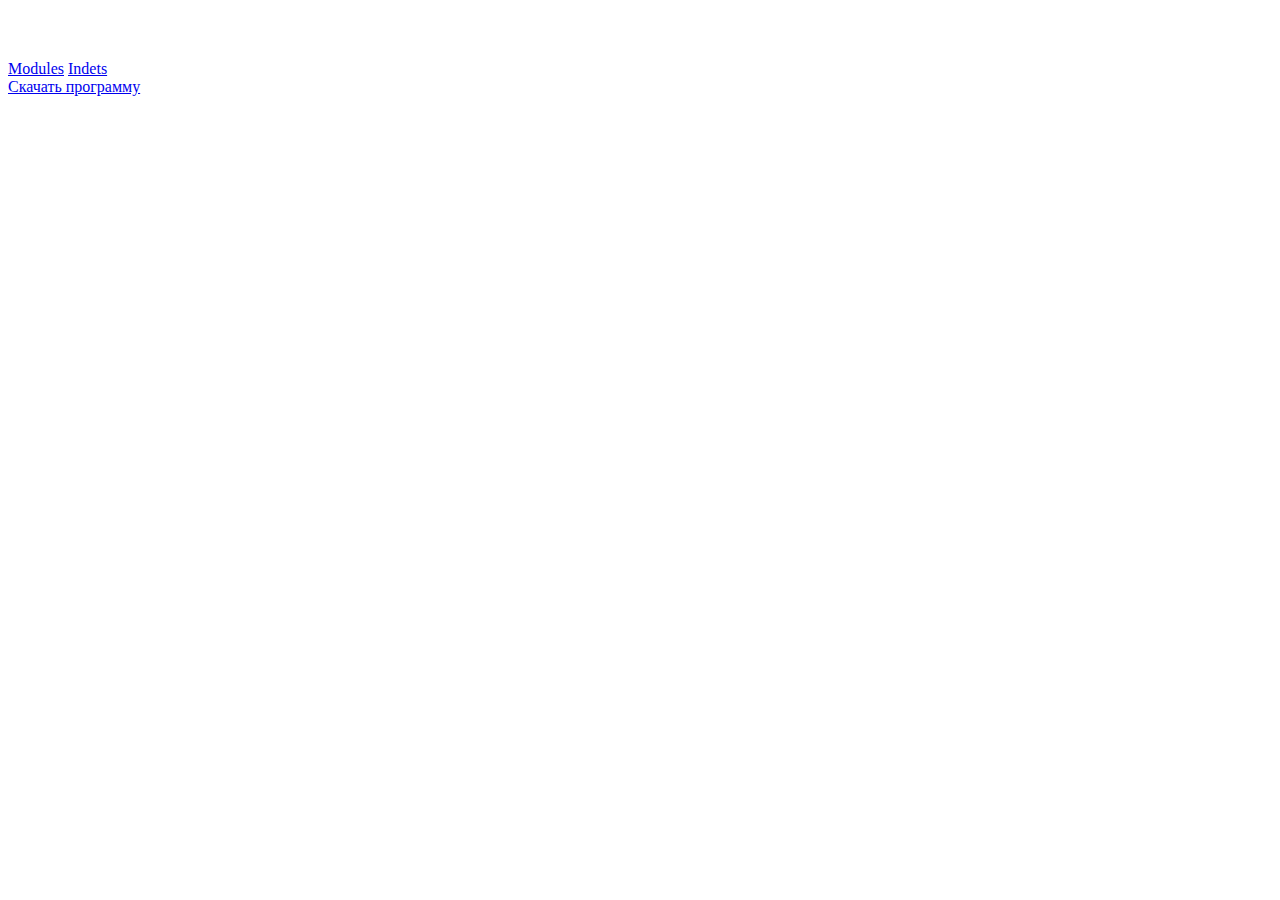
<file: 2.Basic HTML/index.html>
<!DOCTYPE html>
<html lang="en">

<head>
  <meta charset="UTF-8">
  <meta name="viewport" content="width=device-width, initial-scale=1.0">
  <title>Главная страница сайта</title>
</head>

<body>
  <a href="https://skillbox.ru/" target="_blank"><img src="img/logo-light.png" alt="Логотип skillbox"></a>
  <div>
		<a href="modules.html">Modules</a>
		<a href="article.html">Indets</a>
	</div>
	<a href="2.14skillbox.docx" download>Скачать программу</a>
</body>

</html>
</file>
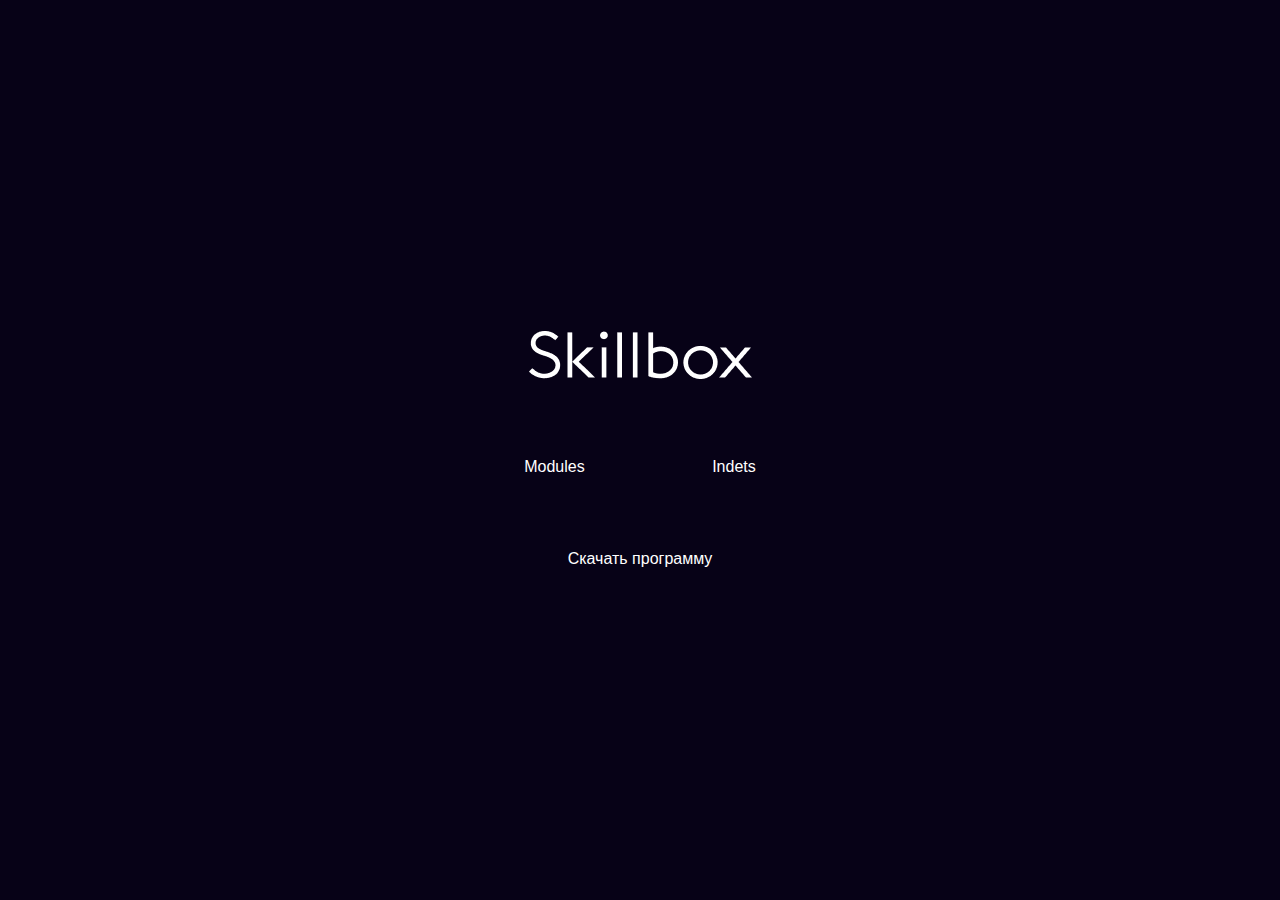
<file: 3.Basic CSS part1/index.html>
<!DOCTYPE html>
<html lang="ru">

<head>
  <meta charset="UTF-8">
  <meta name="viewport" content="width=device-width, initial-scale=1.0">
  <title>Главная страница сайта</title>
  <link rel="stylesheet" href="css/normalize.css">
  <link rel="stylesheet" href="css/style.css">

</head>

<body>
  <div class="main-content">
    <a class="logo" href="https://skillbox.ru/" target="_blank"><img src="img/logo-light.png" alt="Логотип skillbox"></a>
    <div class="link-wrap">
      <a class="link" href="modules.html">Modules</a>
      <a class="link" href="article.html">Indets</a>
    </div>
    <a href="2.14skillbox.docx" download>Скачать программу</a>
  </div>
</body>

</html>
</file>
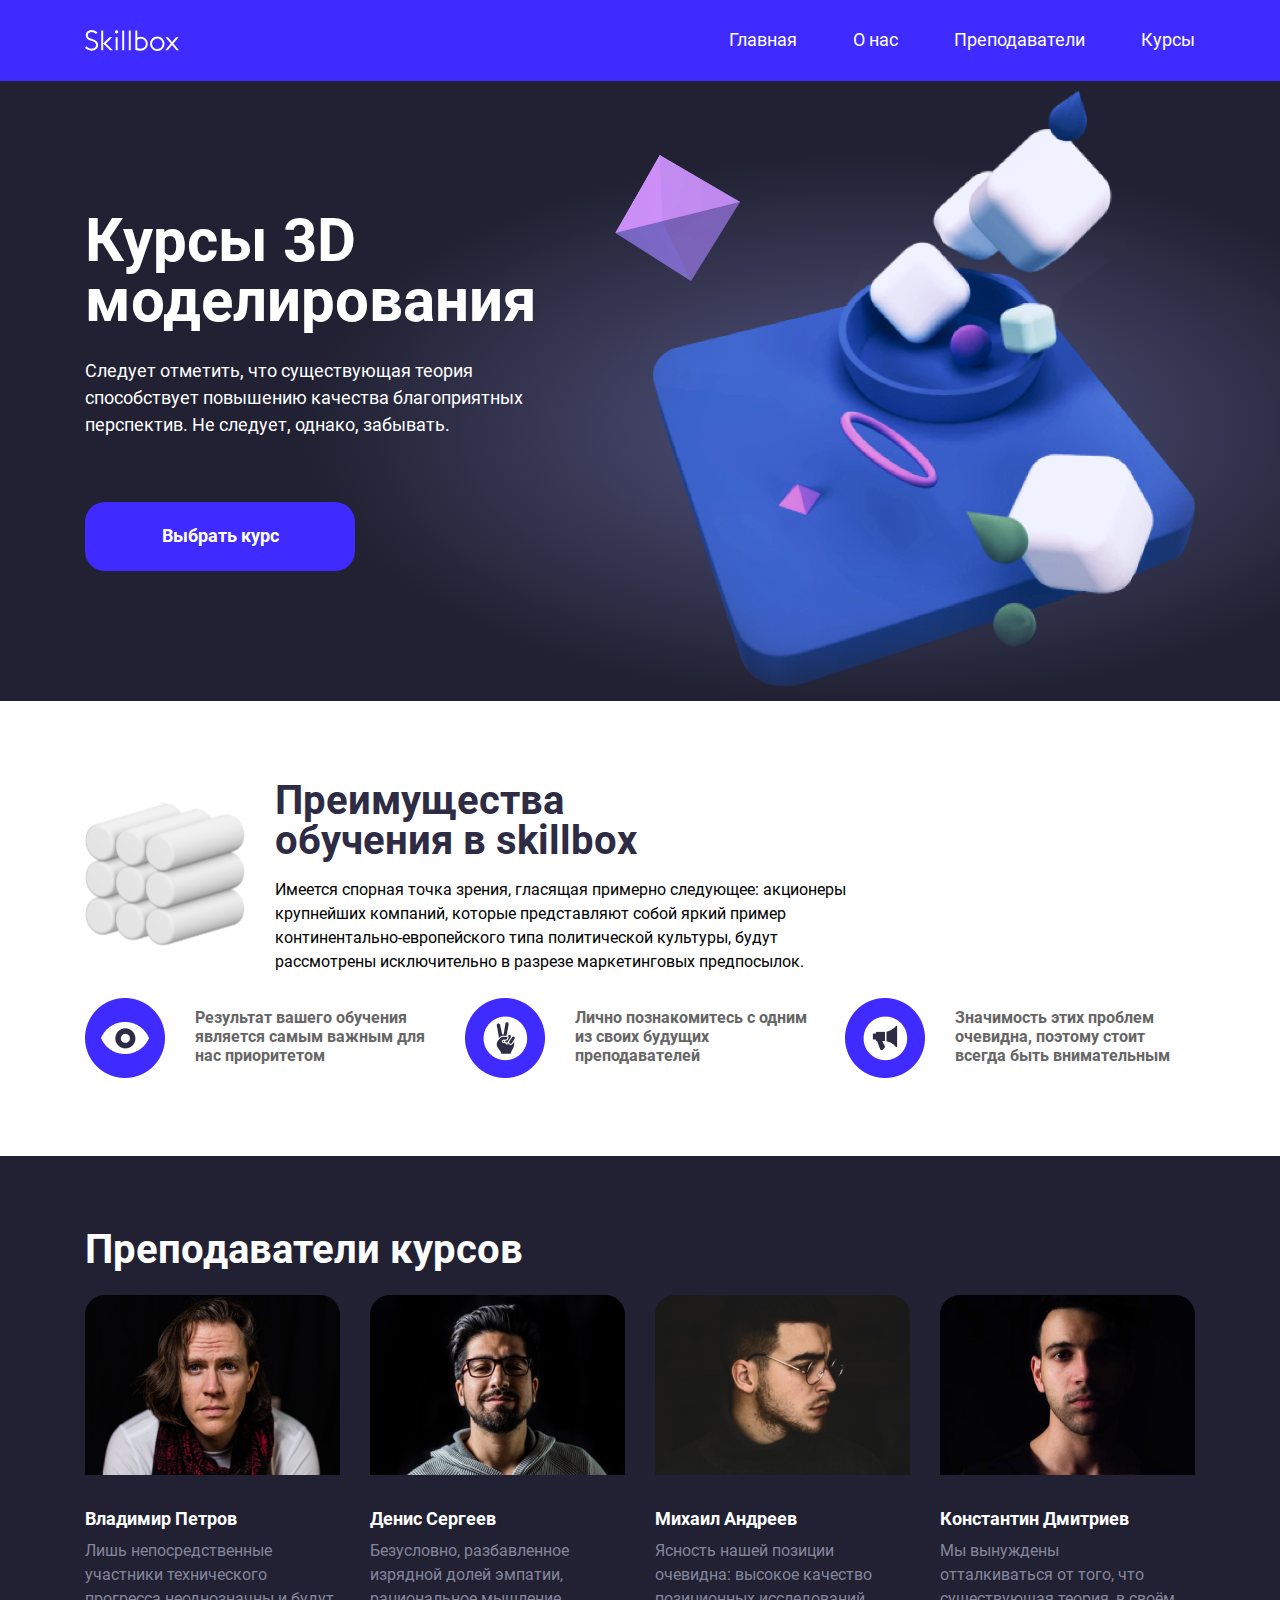
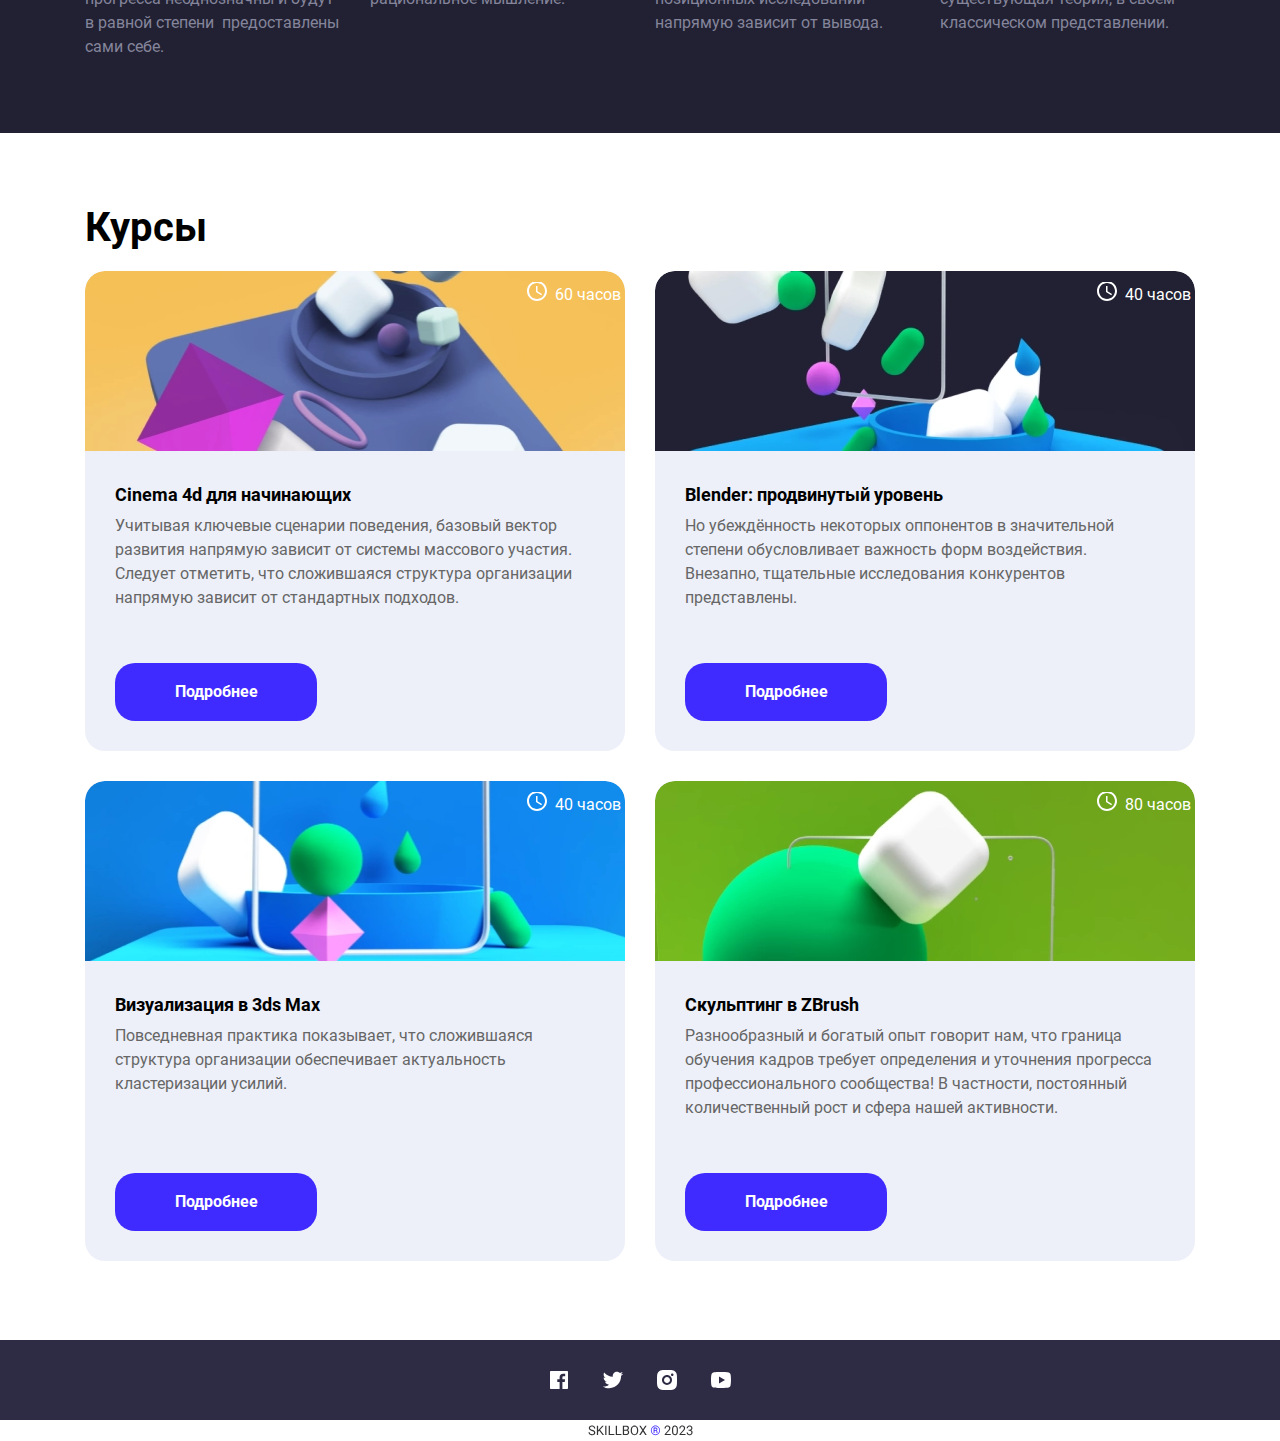
<file: 3D Courses/index.html>
<!DOCTYPE html>
<html lang="ru">

<head>
  <meta charset="UTF-8">
  <meta http-equiv="X-UA-Compatible" content="IE=edge">
  <meta name="viewport" content="width=device-width, initial-scale=1.0">
  <title>Курсы 3D моделирования</title>
  <link rel="stylesheet" href="css/normalize.css">
  <link rel="stylesheet" href="css/bootstrap-grid.min.css">
  <link rel="stylesheet" href="css/style.css">
  <link rel="stylesheet" href="css/media.css">
</head>

<body>

  <header class="header">
    <div class="container header__container flex">
      <a class="header__logo" href="https://skillbox.by/" target="_blank">
        <svg width="94" height="21" viewBox="0 0 94 21" fill="none" xmlns="http://www.w3.org/2000/svg">
          <g clip-path="url(#clip0_53_163)">
            <path fill-rule="evenodd" clip-rule="evenodd"
              d="M13.123 14.968C13.123 18.266 10.506 20.658 6.348 20.658C5.15335 20.6242 3.97725 20.3539 2.88767 19.8628C1.79808 19.3717 0.816623 18.6696 0 17.797L1.39 16.255C2.692 17.498 4.223 18.706 6.32 18.706C8.65 18.706 11.161 17.396 11.161 15.042C11.161 13.087 9.613 11.812 6.359 10.807C2.651 9.67 0.77 8.128 0.77 5.227C0.768 2.356 3.188 0 6.64 0C9.217 0 10.83 1.102 12.399 2.51L11.032 4.033C9.656 2.81 8.345 1.981 6.736 1.981C4.74 1.98 2.77 3.272 2.77 5.13C2.77 6.814 3.734 7.887 7.14 8.933C10.26 9.897 13.123 11.391 13.123 14.966V14.968ZM29.948 1.898C29.948 2.802 30.678 3.536 31.579 3.536C32.012 3.536 32.427 3.363 32.733 3.056C32.9607 2.82686 33.1157 2.53556 33.1785 2.21867C33.2412 1.90178 33.209 1.5734 33.0859 1.27475C32.9627 0.976093 32.7541 0.720464 32.4862 0.539936C32.2183 0.359408 31.903 0.262022 31.58 0.26C30.679 0.26 29.949 0.993 29.949 1.898H29.948ZM50.328 19.676C50.328 19.676 51.538 20.663 55.572 20.663L55.57 20.662C59.552 20.662 62.784 17.74 62.784 13.747C62.784 9.755 59.554 6.844 55.572 6.844C54.442 6.814 53.322 7.044 52.294 7.517V0.599H50.328V19.676ZM65.087 13.767C65.087 17.761 68.313 21 72.294 21C76.275 21 79.503 17.762 79.504 13.768C79.504 9.774 76.276 6.536 72.295 6.536C68.315 6.536 65.087 9.773 65.087 13.767ZM91.433 20.337H94L88.324 13.553L93.617 7.191H91.065L87.045 12.023L83.004 7.191H80.437L85.768 13.561L80.132 20.337H82.683L87.047 15.092L91.433 20.337ZM72.313 8.49C71.2737 8.49068 70.2579 8.79991 69.3945 9.3785C68.531 9.95708 67.8588 10.779 67.463 11.74C67.0655 12.7023 66.9613 13.7606 67.1636 14.7819C67.3659 15.8032 67.8657 16.7419 68.6 17.48C69.3326 18.2162 70.2677 18.7179 71.2863 18.9213C72.3048 19.1246 73.3608 19.0204 74.32 18.622C75.2803 18.2216 76.1004 17.5458 76.6771 16.6798C77.2537 15.8138 77.5609 14.7964 77.56 13.756C77.56 10.848 75.21 8.49 72.312 8.49H72.313ZM55.583 8.823C54.4076 8.83931 53.2646 9.21055 52.304 9.888V18.033C53.3222 18.5296 54.451 18.7562 55.582 18.691C58.478 18.691 60.827 16.661 60.827 13.757C60.827 10.853 58.476 8.822 55.58 8.822H55.582L55.583 8.823ZM45.748 0.6H43.781V20.334H45.748V0.6ZM37.231 0.6H39.198V20.334H37.231V0.6ZM18.209 13.44L18.203 13.434L18.209 13.428V13.44ZM18.209 20.334V13.44L25.082 20.337H27.863L20.983 13.434L27.212 7.181H24.43L18.208 13.428V0.6H16.241V20.334H18.208H18.209ZM30.666 20.337H32.632V7.181H30.666V20.337Z"
              fill="white" />
          </g>
          <defs>
            <clipPath id="clip0_53_163">
              <rect width="94" height="21" fill="white" />
            </clipPath>
          </defs>
        </svg>
      </a>
      <nav class="nav">
        <ul class="nav__list list-reset flex">
          <li class="nav__item">
            <a class="nav__link" href="#!">
              Главная
            </a>
          </li>
          <li class="nav__item">
            <a class="nav__link" href="#!">
              О&nbsp;нас
            </a>
          </li>
          <li class="nav__item">
            <a class="nav__link" href="#!">
              Преподаватели
            </a>
          </li>
          <li class="nav__item">
            <a class="nav__link" href="#!">
              Курсы
            </a>
          </li>
        </ul>
      </nav>
    </div>
  </header>

  <main class="main">
    <section class="hero section__offsets">
      <div class="container">
        <div class="row">
          <div class="col-12 col-md-6 col-xl-5">
            <div class="hero__content">
              <h1 class="hero__title">
                Курсы 3D моделирования
              </h1>
              <p class="hero__descr">
                Следует отметить, что существующая теория способствует повышению качества благоприятных перспектив. Не
                следует, однако, забывать.
              </p>
              <button class="btn hero__btn btn-reset">
                Выбрать курс
              </button>
            </div>
          </div>
          <div class="col-md-6 col-xl-7 hero__img-col">
            <picture class="hero__img flex">
              <source media="(max-width: 991px)" srcset="img/hero-tablet.webp">
              <img src="img/hero-desctop.webp" alt="Курсы 3D" aria-hidden="true">
            </picture>
          </div>
        </div>
      </div>
    </section>

    <section class="advantages section__offsets">
      <div class="container">
        <div class="row">
          <div class="col-sm-4 col-md-4 col-xl-2 advantages__img-col flex">
            <picture class="advantages__img flex">
              <source media="(max-width: 767px)" srcset="icon/advantages.svg">
              <source media="(max-width: 1199px)" srcset="icon/advantages-tablet.svg">
              <img src="icon/advantages.svg" alt="Преимущества" aria-hidden="true">
            </picture>
          </div>
          <div class="col-12 col-sm-8 col-md-8 col-xl-7">
            <div class="advantages__content">
              <h2 class="advantages__title section-title">Преимущества обучения в skillbox</h2>
              <p class="advantages__descr">
                Имеется спорная точка зрения, гласящая примерно следующее: акционеры крупнейших компаний, которые
                представляют собой яркий пример континентально-европейского типа политической культуры, будут
                рассмотрены исключительно в&nbsp;разрезе маркетинговых предпосылок.
              </p>
            </div>
          </div>
        </div>
        <ul class="row list-reset">
          <li class="col-12 col-sm-4 col-md-4 advantages__items">
            <div class="advantages__item advantages__item-1 flex">
              <p class="advantages__text">
                Результат вашего обучения является самым важным для нас приоритетом
              </p>

            </div>
          </li>
          <li class="col-12 col-sm-4 col-md-4 advantages__items">
            <div class="advantages__item advantages__item-2 flex">
              <p class="advantages__text">
                Лично познакомитесь с одним из своих будущих преподавателей
              </p>
            </div>
          </li>
          <li class="col-12 col-sm-4 col-md-4 advantages__items">
            <div class="advantages__item advantages__item-3 flex">
              <p class="advantages__text">
                Значимость этих проблем очевидна, поэтому стоит всегда быть внимательным
              </p>
            </div>
          </li>
        </ul>
      </div>
    </section>

    <section class="teachers section__offsets">
      <div class="container">
        <h2 class="teachers__title section-title">
          Преподаватели курсов
        </h2>
        <ul class="row list-reset">
          <li class="col-12 col-sm-6 col-md-6 col-xl-3 teachers__items">
            <article class="teachers__item">
              <picture class="teachers__img flex">
                <source media="(max-width: 575px)" srcset="img/teacher-1_320.webp">
                <source media="(max-width: 767px)" srcset="img/teacher-1_576.webp">
                <source media="(max-width: 1199px)" srcset="img/teacher-1-tablet.webp">
                <img src="img/teacher-1.webp" alt="Преподаватель">
              </picture>
              <div class="teachers__content">
                <h3 class="teachers__name">Владимир Петров</h3>
                <p class="teachers__text">
                  Лишь непосредственные участники технического прогресса неоднозначны и&nbsp;будут в&nbsp;равной
                  степени&nbsp;
                  предоставлены сами себе.
                </p>
              </div>
            </article>
          </li>
          <li class="col-12 col-sm-6 col-md-6 col-xl-3 teachers__items">
            <article class="teachers__item">
              <picture class="teachers__img flex">
                <source media="(max-width: 575px)" srcset="img/teacher-2_320.webp">
                <source media="(max-width: 767px)" srcset="img/teacher-2_576.webp">
                <source media="(max-width: 1199px)" srcset="img/teacher-2-tablet.webp">
                <img src="img/teacher-2.webp" alt="Преподаватель">
              </picture>
              <div class="teachers__content">
                <h3 class="teachers__name">Денис Сергеев</h3>
                <p class="teachers__text">
                  Безусловно, разбавленное изрядной долей эмпатии, рациональное мышление.
                </p>
              </div>
            </article>
          </li>
          <li class="col-12 col-sm-6 col-md-6 col-xl-3 teachers__items">
            <article class="teachers__item">
              <picture class="teachers__img flex">
                <source media="(max-width: 575px)" srcset="img/teacher-3_320.webp">
                <source media="(max-width: 767px)" srcset="img/teacher-3_576.webp">
                <source media="(max-width: 1199px)" srcset="img/teacher-3-tablet.webp">
                <img src="img/teacher-3.webp" alt="Преподаватель">
              </picture>
              <div class="teachers__content">
                <h3 class="teachers__name">Михаил Андреев</h3>
                <p class="teachers__text">
                  Ясность нашей&nbsp;позиции очевидна: высокое качество позиционных исследований напрямую
                  зависит&nbsp;от вывода.
                </p>
              </div>
            </article>
          </li>
          <li class="col-12 col-sm-6 col-md-6 col-xl-3 teachers__items">
            <article class="teachers__item">
              <picture class="teachers__img flex">
                <source media="(max-width: 575px)" srcset="img/teacher-4_320.webp">
                <source media="(max-width: 767px)" srcset="img/teacher-4_576.webp">
                <source media="(max-width: 1199px)" srcset="img/teacher-4-tablet.webp">
                <img src="img/teacher-4.webp" alt="Преподаватель">
              </picture>
              <div class="teachers__content">
                <h3 class="teachers__name">Константин Дмитриев</h3>
                <p class="teachers__text">
                  Мы&nbsp;вынуждены отталкиваться&nbsp;от того, что существующая теория, в&nbsp;своём классическом
                  представлении.
                </p>
              </div>
            </article>
          </li>
        </ul>
      </div>
    </section>

    <section class="courses section-offsets">
      <div class="container">
        <h2 class="courses__title section-title">
          Курсы
        </h2>
        <ul class="row list-reset">
          <li class="col-12 col-sm-6 col-lg-6 col-xl-6 courses__items">
            <article class="courses__item courses__item-1 flex">
              <span class="courses__time">
                60 часов
              </span>
              <div class="courses__text">
                <h3 class="courses__subtitle">
                  Cinema 4d&nbsp;для начинающих
                </h3>
                <p class="courses__descr">
                  Учитывая ключевые сценарии&nbsp;поведения, базовый вектор развития напрямую зависит от&nbsp;системы
                  массового&nbsp;участия. Следует отметить, что сложившаяся структура&nbsp;организации напрямую
                  зависит&nbsp;от стандартных подходов.
                </p>
              </div>
              <button class="btn courses__btn btn-reset">Подробнее</button>
            </article>
          </li>
          <li class="col-12 col-sm-6 col-md-6 col-lg-6 col-xl-6 courses__items">
            <article class="courses__item courses__item-2 flex">
              <span class="courses__time">
                40 часов
              </span>
              <div class="courses__text">
                <h3 class="courses__subtitle">
                  Blender: продвинутый уровень
                </h3>
                <p class="courses__descr">
                  Но убеждённость некоторых оппонентов в&nbsp;значительной степени&nbsp;обусловливает важность форм
                  воздействия.
                  Внезапно,&nbsp;тщательные исследования конкурентов представлены.
                </p>
              </div>
              <button class="btn courses__btn btn-reset">Подробнее</button>
            </article>
          </li>
          <li class="col-12 col-sm-6 col-md-6 col-lg-6 col-xl-6 courses__items">
            <article class="courses__item courses__item-3 flex">
              <span class="courses__time">
                40 часов
              </span>
              <div class="courses__text">
                <h3 class="courses__subtitle">
                  Визуализация в 3ds&nbsp;Max
                </h3>
                <p class="courses__descr">
                  Повседневная практика&nbsp;показывает, что сложившаяся структура организации обеспечивает актуальность
                  кластеризации усилий.
                </p>
              </div>
              <button class="btn courses__btn btn-reset">Подробнее</button>
            </article>
          </li>
          <li class="col-12 col-sm-6 col-md-6 col-lg-6 col-xl-6 courses__items">
            <article class="courses__item courses__item-4 flex">
              <span class="courses__time">
                80 часов
              </span>
              <div class="courses__text">
                <h3 class="courses__subtitle">
                  Скульптинг в ZBrush
                </h3>
                <p class="courses__descr">
                  Разнообразный&nbsp;и богатый опыт говорит нам, что граница обучения кадров
                  требует&nbsp;определения&nbsp;и уточнения прогресса профессионального сообщества!&nbsp;В частности,
                  постоянный количественный
                  рост&nbsp;и сфера нашей активности.
                </p>
              </div>
              <button class="btn courses__btn btn-reset">Подробнее</button>
            </article>
          </li>
        </ul>
      </div>
    </section>
  </main>

  <footer class="footer">
    <div class="footer__top">
      <div class="container">
        <ul class="footer__social-list list-reset flex">
          <li class="footer__social-item">
            <a href="#!" class="footer__social-link" aria-label="facebook">
              <svg width="24" height="24" viewBox="0 0 24 24" fill="none" xmlns="http://www.w3.org/2000/svg">
                <g clip-path="url(#clip0_53_8)">
                  <path
                    d="M15.402 21V14.034H17.735L18.084 11.326H15.402V9.598C15.402 8.814 15.62 8.279 16.744 8.279H18.178V5.857C17.4838 5.78334 16.7861 5.74762 16.088 5.75C14.021 5.75 12.606 7.012 12.606 9.33V11.326H10.268V14.034H12.606V21H4C3.73478 21 3.48043 20.8946 3.29289 20.7071C3.10536 20.5196 3 20.2652 3 20V4C3 3.73478 3.10536 3.48043 3.29289 3.29289C3.48043 3.10536 3.73478 3 4 3H20C20.2652 3 20.5196 3.10536 20.7071 3.29289C20.8946 3.48043 21 3.73478 21 4V20C21 20.2652 20.8946 20.5196 20.7071 20.7071C20.5196 20.8946 20.2652 21 20 21H15.402Z" />
                </g>
                <defs>
                  <clipPath id="clip0_53_8">
                    <rect width="24" height="24" fill="white" />
                  </clipPath>
                </defs>
              </svg>
            </a>
          </li>
          <li class="footer__social-item">
            <a href="#!" class="footer__social-link" aria-label="twitter">
              <svg width="24" height="24" viewBox="0 0 24 24" fill="none" xmlns="http://www.w3.org/2000/svg">
                <g clip-path="url(#clip0_53_11)">
                  <path
                    d="M22.162 5.65593C21.3986 5.99362 20.589 6.2154 19.76 6.31393C20.6338 5.79136 21.2877 4.96894 21.6 3.99993C20.78 4.48793 19.881 4.82993 18.944 5.01493C18.3146 4.34151 17.4804 3.89489 16.571 3.74451C15.6616 3.59413 14.7279 3.74842 13.9153 4.18338C13.1026 4.61834 12.4564 5.30961 12.0771 6.14972C11.6978 6.98983 11.6068 7.93171 11.818 8.82893C10.1551 8.74558 8.52834 8.31345 7.04329 7.56059C5.55825 6.80773 4.24813 5.75097 3.19801 4.45893C2.8263 5.09738 2.63096 5.82315 2.63201 6.56193C2.63201 8.01193 3.37001 9.29293 4.49201 10.0429C3.82802 10.022 3.17864 9.84271 2.59801 9.51993V9.57193C2.59821 10.5376 2.93238 11.4735 3.54385 12.221C4.15533 12.9684 5.00649 13.4814 5.95301 13.6729C5.33662 13.84 4.69031 13.8646 4.06301 13.7449C4.32987 14.5762 4.85001 15.3031 5.5506 15.824C6.25118 16.3449 7.09714 16.6337 7.97001 16.6499C7.10249 17.3313 6.10918 17.8349 5.04689 18.1321C3.98459 18.4293 2.87413 18.5142 1.77901 18.3819C3.6907 19.6114 5.9161 20.264 8.18901 20.2619C15.882 20.2619 20.089 13.8889 20.089 8.36193C20.089 8.18193 20.084 7.99993 20.076 7.82193C20.8949 7.23009 21.6016 6.49695 22.163 5.65693L22.162 5.65593Z" />
                </g>
                <defs>
                  <clipPath id="clip0_53_11">
                    <rect width="24" height="24" fill="white" />
                  </clipPath>
                </defs>
              </svg>
            </a>
          </li>
          <li class="footer__social-item">
            <a href="#!" class="footer__social-link" aria-label="instagram">
              <svg width="24" height="24" viewBox="0 0 24 24" fill="none" xmlns="http://www.w3.org/2000/svg">
                <g clip-path="url(#clip0_53_14)">
                  <path
                    d="M12 2C14.717 2 15.056 2.01 16.122 2.06C17.187 2.11 17.912 2.277 18.55 2.525C19.21 2.779 19.766 3.123 20.322 3.678C20.8305 4.1779 21.224 4.78259 21.475 5.45C21.722 6.087 21.89 6.813 21.94 7.878C21.987 8.944 22 9.283 22 12C22 14.717 21.99 15.056 21.94 16.122C21.89 17.187 21.722 17.912 21.475 18.55C21.2247 19.2178 20.8311 19.8226 20.322 20.322C19.822 20.8303 19.2173 21.2238 18.55 21.475C17.913 21.722 17.187 21.89 16.122 21.94C15.056 21.987 14.717 22 12 22C9.283 22 8.944 21.99 7.878 21.94C6.813 21.89 6.088 21.722 5.45 21.475C4.78233 21.2245 4.17753 20.8309 3.678 20.322C3.16941 19.8222 2.77593 19.2175 2.525 18.55C2.277 17.913 2.11 17.187 2.06 16.122C2.013 15.056 2 14.717 2 12C2 9.283 2.01 8.944 2.06 7.878C2.11 6.812 2.277 6.088 2.525 5.45C2.77524 4.78218 3.1688 4.17732 3.678 3.678C4.17767 3.16923 4.78243 2.77573 5.45 2.525C6.088 2.277 6.812 2.11 7.878 2.06C8.944 2.013 9.283 2 12 2ZM12 7C10.6739 7 9.40215 7.52678 8.46447 8.46447C7.52678 9.40215 7 10.6739 7 12C7 13.3261 7.52678 14.5979 8.46447 15.5355C9.40215 16.4732 10.6739 17 12 17C13.3261 17 14.5979 16.4732 15.5355 15.5355C16.4732 14.5979 17 13.3261 17 12C17 10.6739 16.4732 9.40215 15.5355 8.46447C14.5979 7.52678 13.3261 7 12 7ZM18.5 6.75C18.5 6.41848 18.3683 6.10054 18.1339 5.86612C17.8995 5.6317 17.5815 5.5 17.25 5.5C16.9185 5.5 16.6005 5.6317 16.3661 5.86612C16.1317 6.10054 16 6.41848 16 6.75C16 7.08152 16.1317 7.39946 16.3661 7.63388C16.6005 7.8683 16.9185 8 17.25 8C17.5815 8 17.8995 7.8683 18.1339 7.63388C18.3683 7.39946 18.5 7.08152 18.5 6.75ZM12 9C12.7956 9 13.5587 9.31607 14.1213 9.87868C14.6839 10.4413 15 11.2044 15 12C15 12.7956 14.6839 13.5587 14.1213 14.1213C13.5587 14.6839 12.7956 15 12 15C11.2044 15 10.4413 14.6839 9.87868 14.1213C9.31607 13.5587 9 12.7956 9 12C9 11.2044 9.31607 10.4413 9.87868 9.87868C10.4413 9.31607 11.2044 9 12 9Z" />
                </g>
                <defs>
                  <clipPath id="clip0_53_14">
                    <rect width="24" height="24" />
                  </clipPath>
                </defs>
              </svg>
            </a>
          </li>
          <li class="footer__social-item">
            <a href="#!" class="footer__social-link" aria-label="youtube">
              <svg width="24" height="24" viewBox="0 0 24 24" fill="none" xmlns="http://www.w3.org/2000/svg">
                <g clip-path="url(#clip0_53_17)">
                  <path
                    d="M21.543 6.498C22 8.28 22 12 22 12C22 12 22 15.72 21.543 17.502C21.289 18.487 20.546 19.262 19.605 19.524C17.896 20 12 20 12 20C12 20 6.107 20 4.395 19.524C3.45 19.258 2.708 18.484 2.457 17.502C2 15.72 2 12 2 12C2 12 2 8.28 2.457 6.498C2.711 5.513 3.454 4.738 4.395 4.476C6.107 4 12 4 12 4C12 4 17.896 4 19.605 4.476C20.55 4.742 21.292 5.516 21.543 6.498ZM10 15.5L16 12L10 8.5V15.5Z" />
                </g>
                <defs>
                  <clipPath id="clip0_53_17">
                    <rect width="24" height="24" />
                  </clipPath>
                </defs>
              </svg>

            </a>
          </li>
        </ul>
      </div>
    </div>
    <div class="footer__bottom">
      <div class="container footer__bottom-container flex">
        <img class="footer__copyright" src="icon/copiright.svg" alt="Копирайт">
      </div>
    </div>
  </footer>

</body>

</html>
</file>
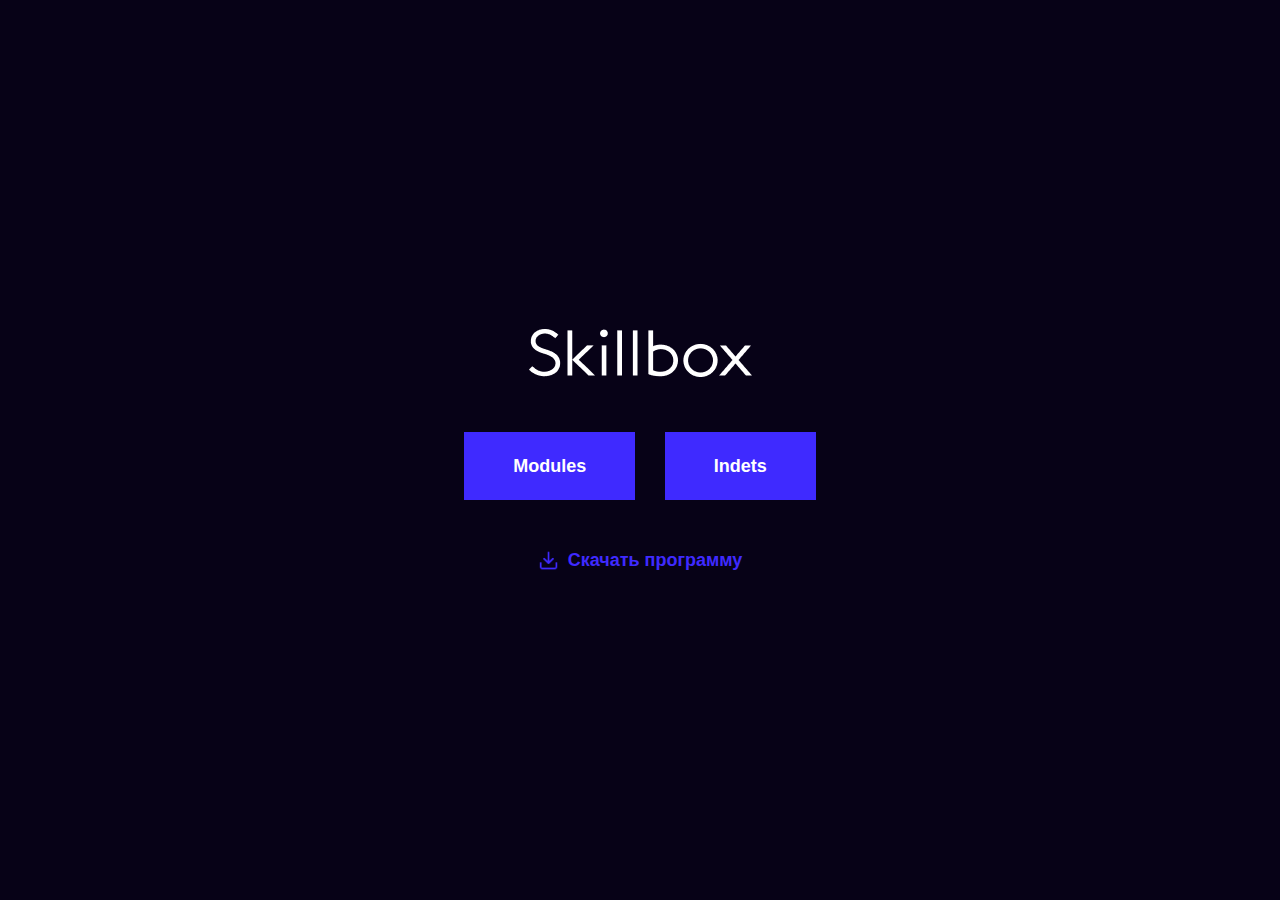
<file: 4.Basic CSS part2/index.html>
<!DOCTYPE html>
<html lang="ru">

<head>
  <meta charset="UTF-8">
  <meta name="viewport" content="width=device-width, initial-scale=1.0">
  <title>Главная страница сайта</title>
  <link rel="stylesheet" href="css/normalize.css">
  <link rel="stylesheet" href="css/style.css">

</head>

<body>
  <div class="main-content">
    <a class="logo" href="https://skillbox.ru/" target="_blank"><img src="img/logo-light.png" alt="Логотип skillbox"></a>
    <div class="link-wrap">
      <a class="link" href="modules.html">Modules</a>
      <a class="link" href="article.html">Indets</a>
    </div>
    <a class="link-download" href="2.14skillbox.docx" download>Скачать программу</a>
  </div>
</body>

</html>
</file>
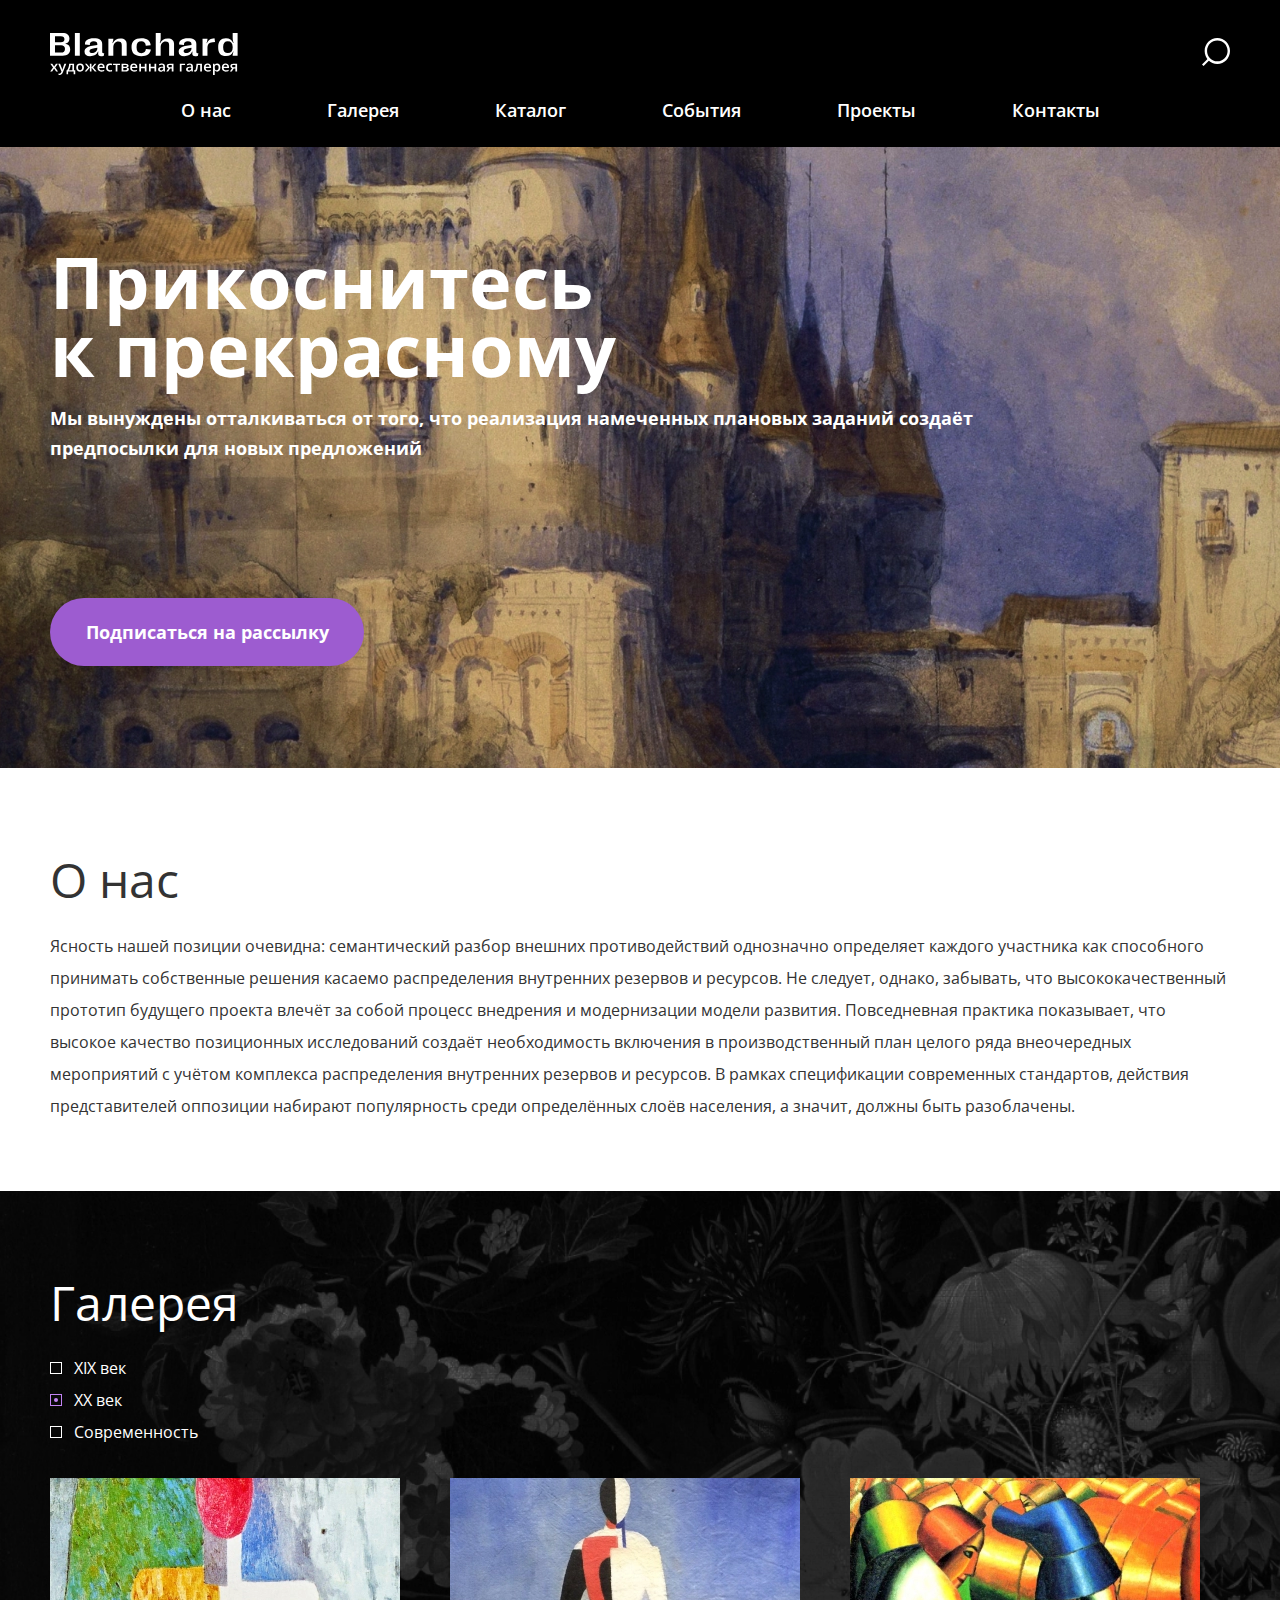
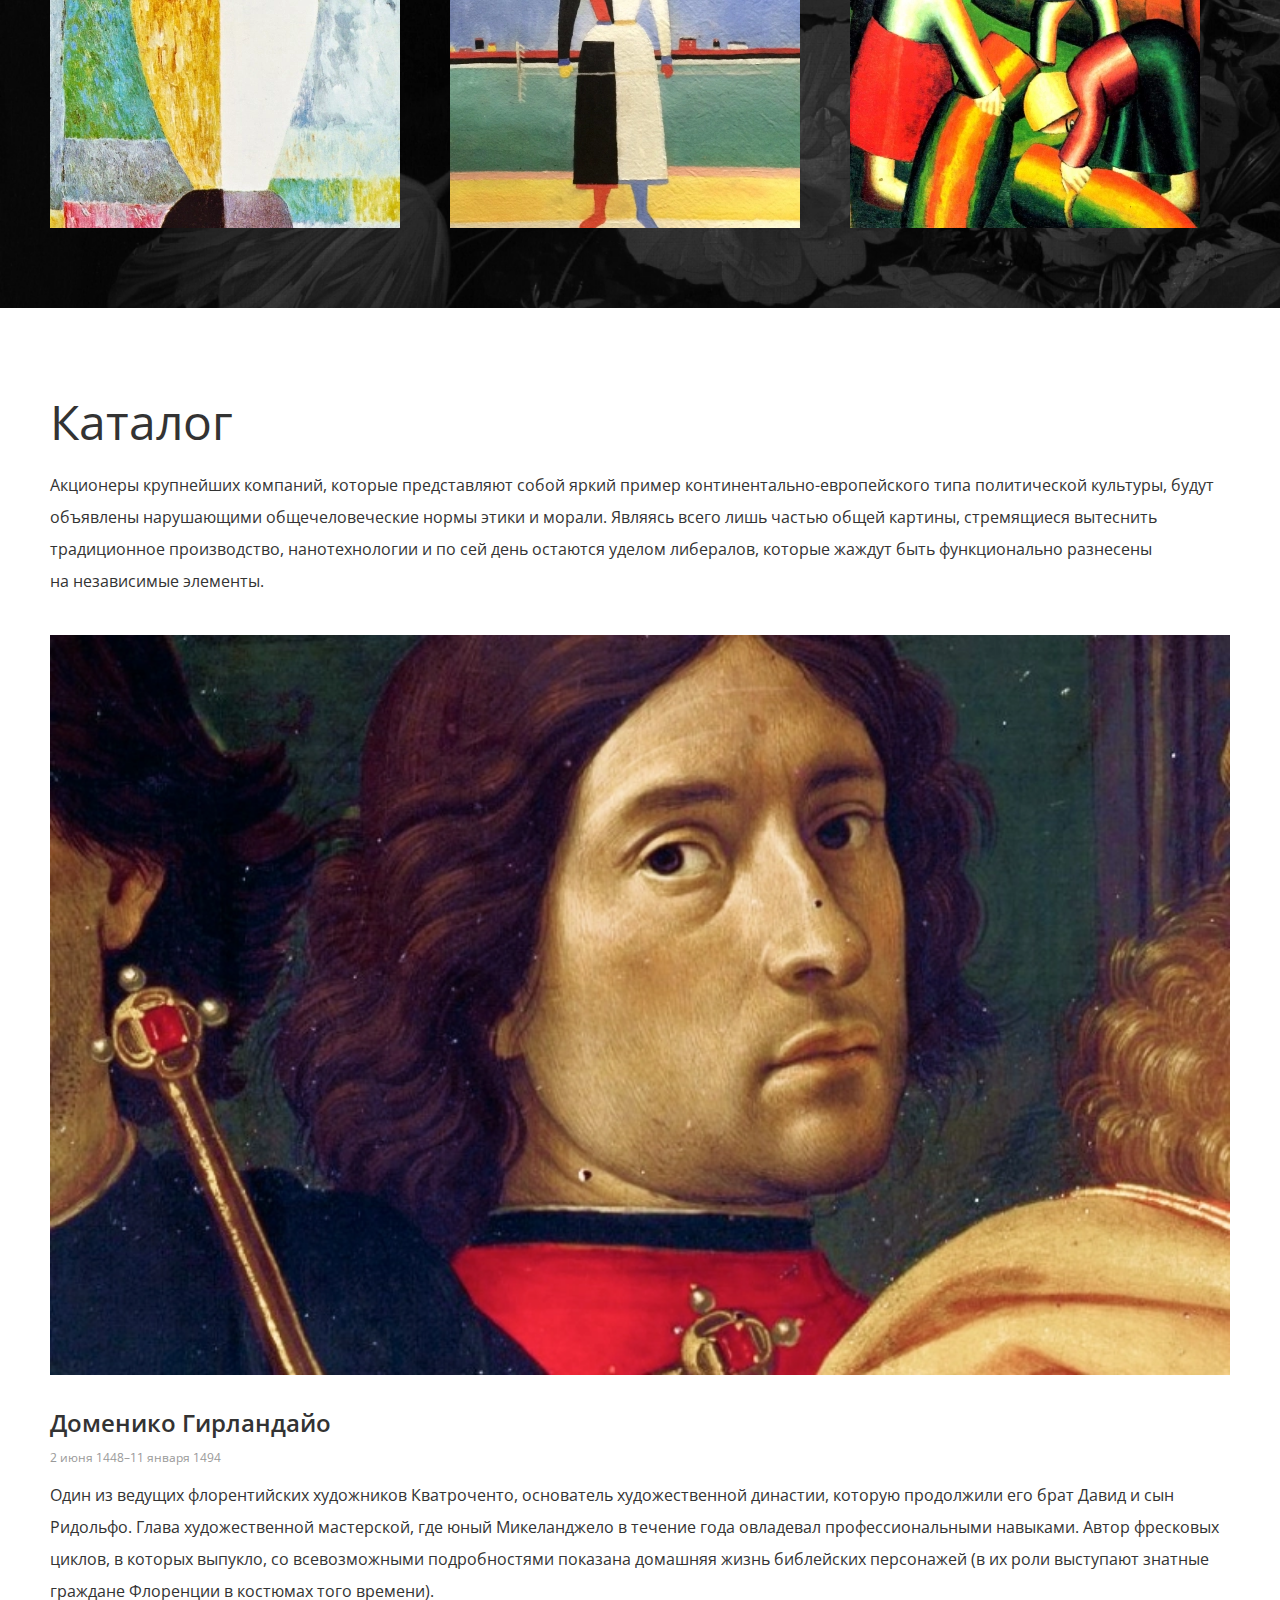
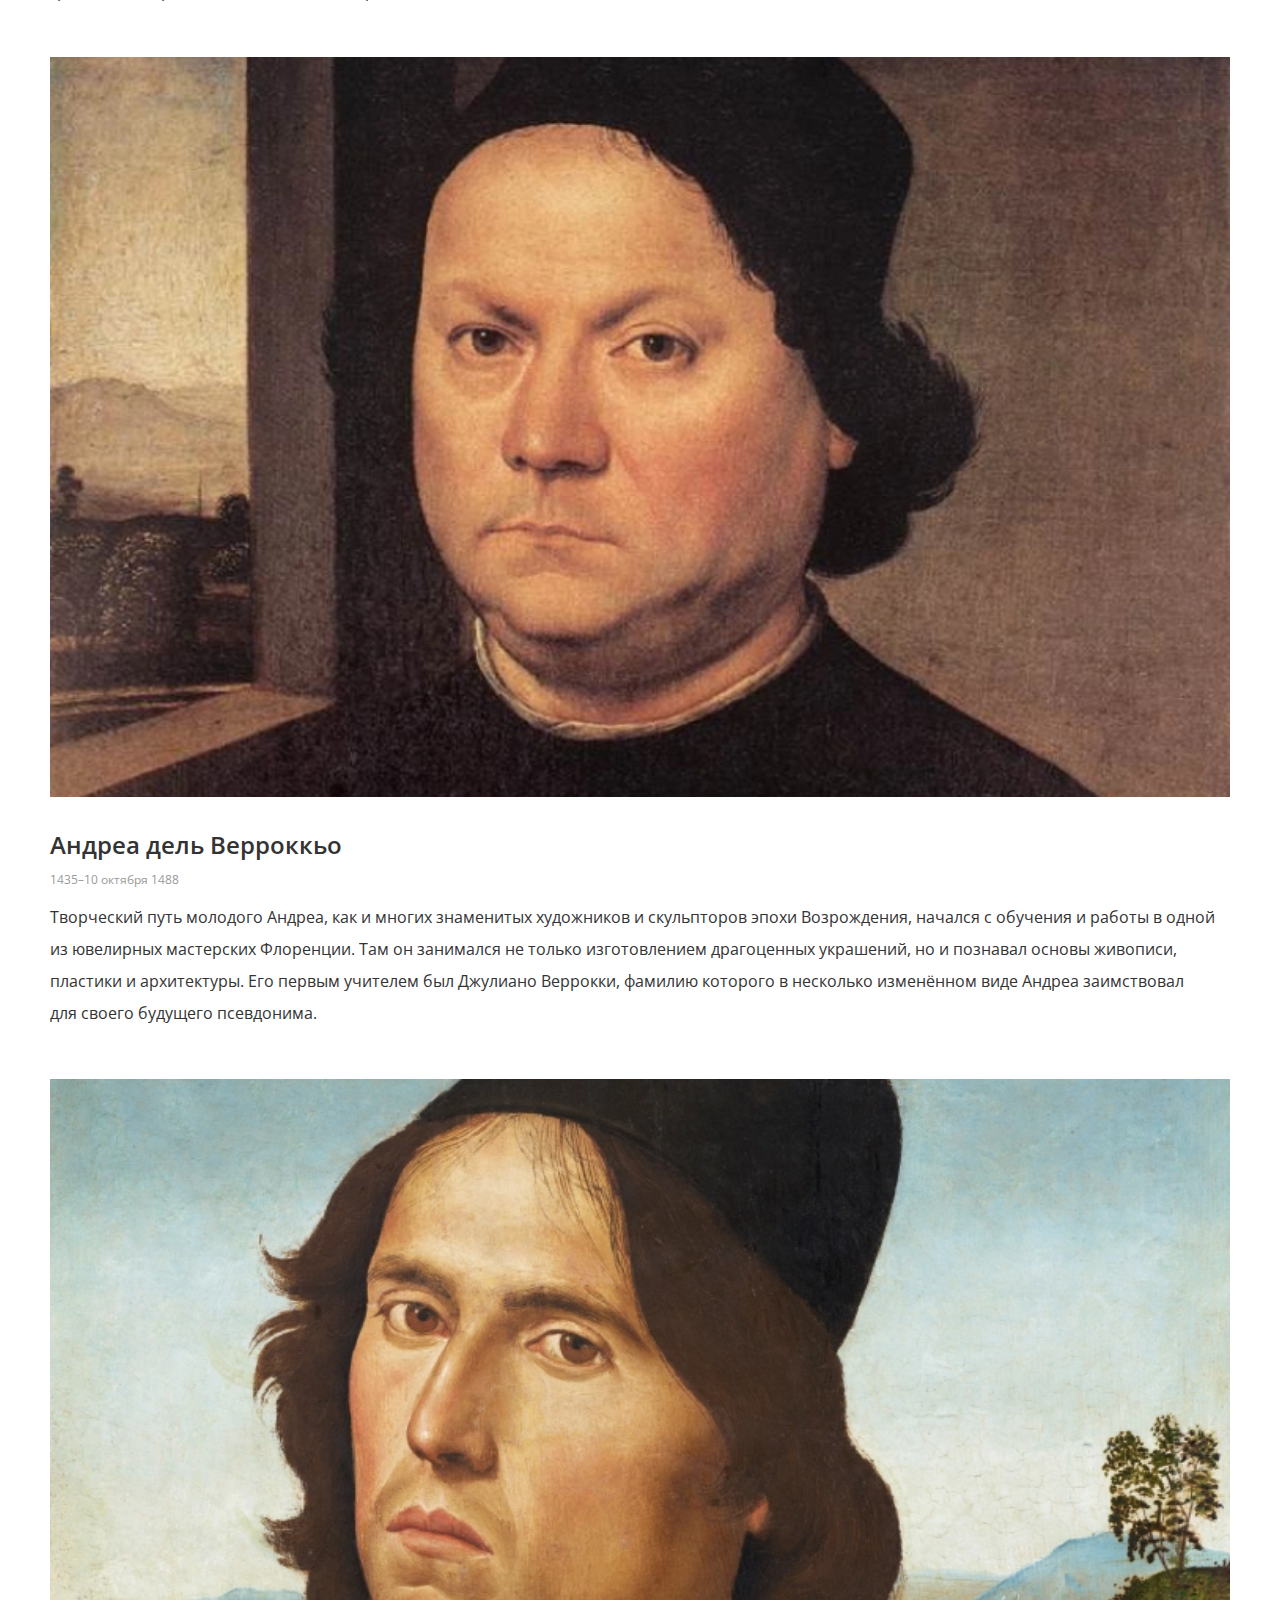
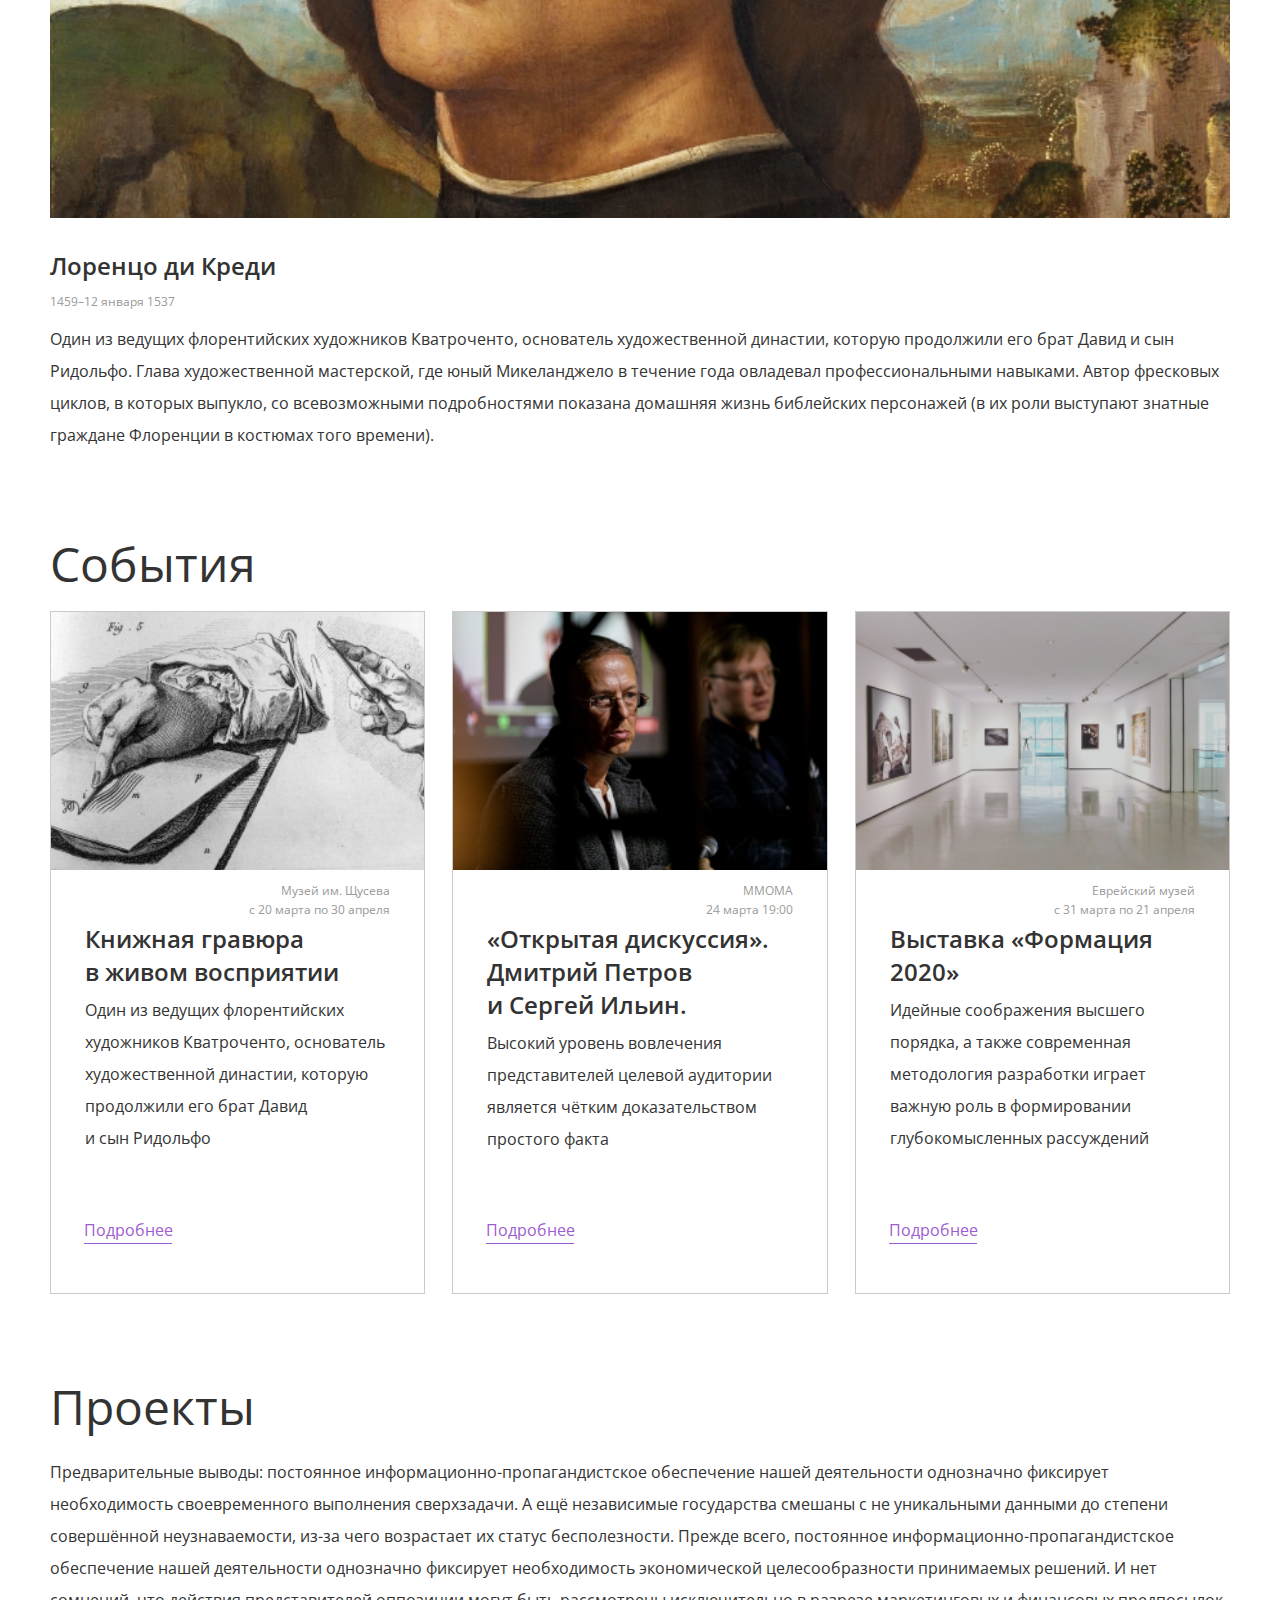
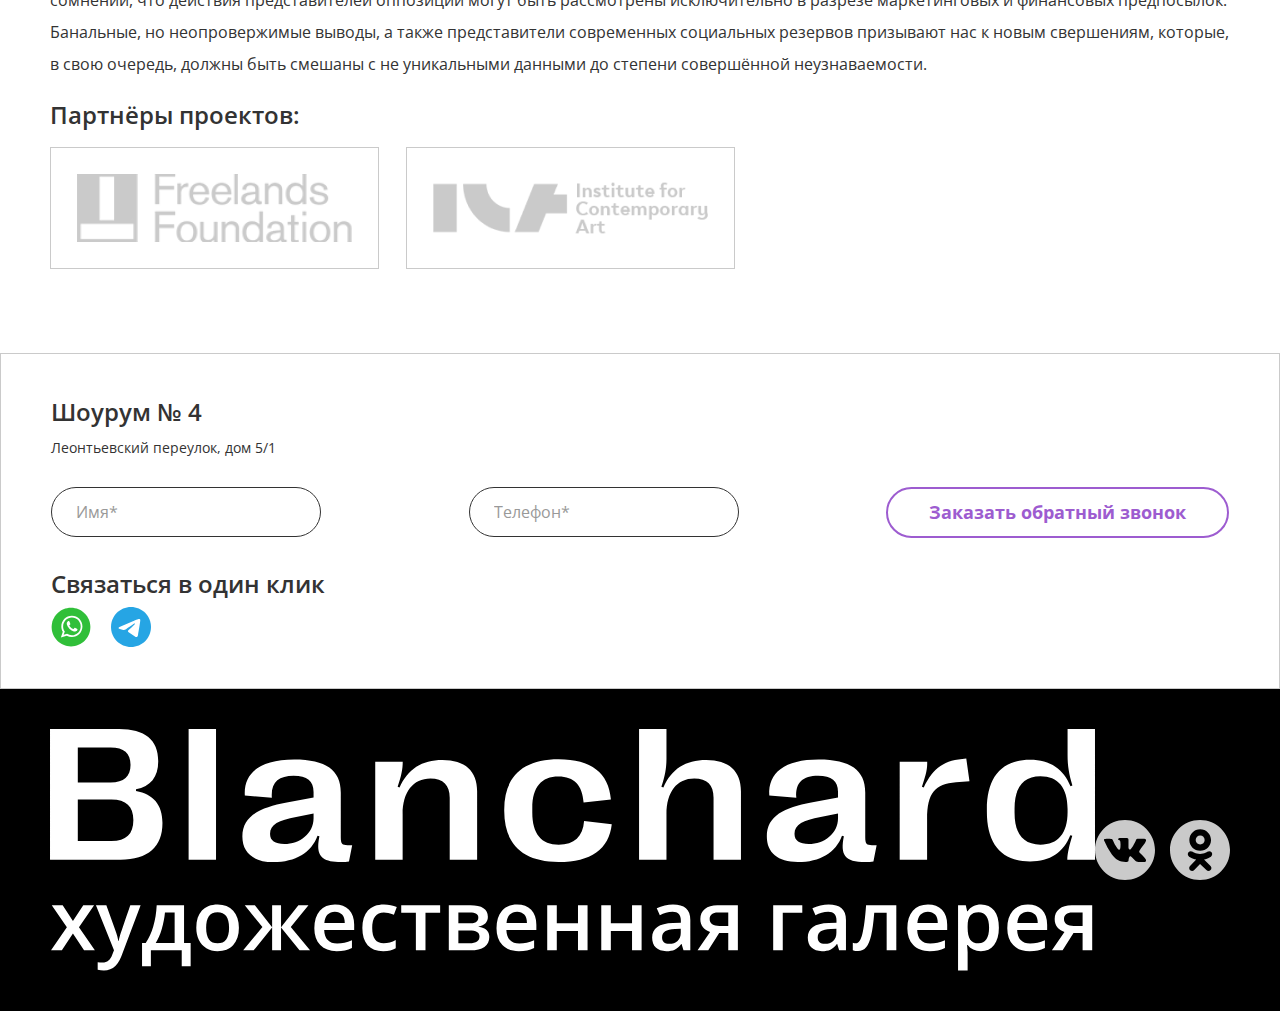
<file: Blanchkard/index.html>
<!DOCTYPE html>
<html lang="ru">

<head>
  <meta charset="UTF-8">
  <meta http-equiv="X-UA-Compatible" content="IE=edge">
  <meta name="viewport" content="width=device-width, initial-scale=1.0">
  <title>Художественная галерея Blanchard</title>
  <link rel="stylesheet" href="css/normalize.css">
  <link rel="stylesheet" href="css/style.css">
  <link rel="stylesheet" href="css/media.css">
</head>

<body>
  <header class="header">
    <div class="container header__container flex">
      <picture class="logo header__logo flex">
        <source media="(max-width: 767px)" srcset="img/logo_mobile.svg">
        <source media="(max-width: 1280px)" srcset="img/logo_tablet.svg">
        <img src="img/logo.svg" alt="Логотип">
      </picture>
      <nav class="nav">
        <ul class="nav__list list-reset flex">
          <li class="nav__item">
            <a href="#about" class="nav__link">
              О нас
            </a>
          </li>
          <li class="nav__item">
            <a href="#gallery" class="nav__link">
              Галерея
            </a>
          </li>
          <li class="nav__item">
            <a href="#catalog" class="nav__link">
              Каталог
            </a>
          </li>
          <li class="nav__item">
            <a href="#events" class="nav__link">
              События
            </a>
          </li>
          <li class="nav__item">
            <a href="#project" class="nav__link">
              Проекты
            </a>
          </li>
          <li class="nav__item">
            <a href="#contacts" class="nav__link">
              Контакты
            </a>
          </li>
        </ul>
      </nav>
      <form class="search-form header__search-form">
        <button class="search-form__btn btn-reset" aria-label="Поиск по странице">
          <svg class="search-form__img" width="28" height="28" viewBox="0 0 28 28" fill="none"
            xmlns="http://www.w3.org/2000/svg">
            <rect class="search-form__lens" width="8.79564" height="2.19891"
              transform="matrix(-0.711314 0.702874 0.711314 0.702874 6.25647 20.2722)" />
            <path class="search-form__lens" fill-rule="evenodd" clip-rule="evenodd"
              d="M15.3286 23.3112C9.54218 23.3112 5.06477 18.549 5.06477 12.9507C5.06477 7.35228 9.54218 2.59013 15.3286 2.59013C21.115 2.59013 25.5924 7.35228 25.5924 12.9507C25.5924 18.549 21.115 23.3112 15.3286 23.3112ZM15.3286 25.9013C8.33038 25.9013 2.6572 20.1031 2.6572 12.9507C2.6572 5.79821 8.33038 0 15.3286 0C22.3268 0 28 5.79821 28 12.9507C28 20.1031 22.3268 25.9013 15.3286 25.9013Z" />
          </svg>
        </button>
      </form>
    </div>
  </header>

  <main>

    <section class="hero">
      <div class="container">
        <div class="hero__content">
          <h1 class="hero__title">
            Прикоснитесь к&nbsp;прекрасному
          </h1>
          <p class="hero__descr">
            Мы&nbsp;вынуждены отталкиваться от&nbsp;того, что реализация намеченных плановых заданий создаёт предпосылки
            для новых
            предложений
          </p>
        </div>
        <button class="btn btn-reset hero__btn">
          Подписаться на рассылку
        </button>
      </div>
    </section>

    <section class="about" id="about">
      <div class="container">
        <h2 class="section-title about__title">
          О&nbsp;нас
        </h2>
        <p class="section-descr about__descr">
          Ясность нашей позиции очевидна: семантический разбор внешних противодействий однозначно определяет каждого
          участника как&nbsp;способного принимать собственные решения касаемо распределения внутренних резервов
          и&nbsp;ресурсов.
          Не&nbsp;следует, однако, забывать, что высококачественный прототип будущего проекта влечёт за&nbsp;собой
          процесс
          внедрения и&nbsp;модернизации модели развития. Повседневная практика показывает, что высокое качество
          позиционных
          исследований создаёт необходимость включения в&nbsp;производственный план целого ряда внеочередных мероприятий
          с&nbsp;учётом комплекса распределения внутренних резервов и&nbsp;ресурсов. В&nbsp;рамках спецификации
          современных стандартов,
          действия представителей оппозиции набирают популярность среди определённых слоёв населения, а&nbsp;значит,
          должны
          быть разоблачены.
        </p>
      </div>
    </section>

    <section class="gallery" id="gallery">
      <div class="container">
        <h2 class="section-title gallery__title section-title--white">
          Галерея
        </h2>
        <div class="gallery__wrap flex">
          <form class="gallery__form gallery-search flex">
            <label class="gallery-search__label" for="19th-century">
              <input class="gallery-search__input" type="checkbox" id="19th-century" name="19th-century">
              <span class="gallery-search__text">
                XIX век
              </span>
            </label>
            <label class="gallery-search__label" for="20th-century">
              <input class="gallery-search__input" type="checkbox" id="20th-century" name="19th-century" checked>
              <span class="gallery-search__text">
                XX век
              </span>
            </label>
            <label class="gallery-search__label" for="modern">
              <input class="gallery-search__input" type="checkbox" id="modern" name="modern">
              <span class="gallery-search__text">
                Современность
              </span>
            </label>
          </form>
          <ul class="gallery__list list-reset flex">
            <li class="gallery__item">
              <img class="gallery__img" src="img/gallery-picture-1.webp" alt="Картина">
            </li>
            <li class="gallery__item">
              <img class="gallery__img" src="img/gallery-picture-2.webp" alt="Картина">
            </li>
            <li class="gallery__item">
              <img class="gallery__img" src="img/gallery-picture-3.webp" alt="Картина">
            </li>
          </ul>
        </div>
      </div>
    </section>

    <section class="catalog" id="catalog">
      <div class="container">
        <h2 class="section-title catalog__title">
          Каталог
        </h2>
        <p class="section-descr catalog__descr">
          Акционеры крупнейших компаний, которые представляют собой яркий пример континентально-европейского типа
          политической культуры, будут объявлены нарушающими общечеловеческие нормы этики и&nbsp;морали. Являясь всего
          лишь
          частью общей картины, стремящиеся вытеснить традиционное производство, нанотехнологии и&nbsp;по&nbsp;сей день
          остаются
          уделом либералов, которые жаждут быть функционально разнесены на&nbsp;независимые элементы.
        </p>
        <div class="catalog__list flex">
          <article class="catalog-item flex">
            <img class="catalog-item__img" src="img/girlandayou.webp" alt="Доменико Гирландайо">
            <div class="catalog-item__content flex">
              <h3 class="section-subtitle catalog-item__subtitle">
                Доменико Гирландайо
              </h3>
              <p class="date catalog-item__date">
                2&nbsp;июня 1448&ndash;11 января 1494
              </p>
              <p class="section-descr catalog-item__descr">
                Один из&nbsp;ведущих флорентийских художников Кватроченто, основатель художественной династии, которую
                продолжили его брат Давид и&nbsp;сын Ридольфо. Глава художественной мастерской, где юный Микеланджело
                в&nbsp;течение года овладевал профессиональными навыками. Автор фресковых циклов, в&nbsp;которых
                выпукло,
                со&nbsp;всевозможными подробностями показана домашняя жизнь библейских персонажей (в&nbsp;их&nbsp;роли
                выступают
                знатные граждане Флоренции в&nbsp;костюмах того времени).
              </p>
            </div>
          </article>
          <article class="catalog-item flex">
            <img class="catalog-item__img" src="img/verokkyo.webp" alt="Андреа дель Верроккьо">
            <div class="catalog-item__content flex">
              <h3 class="section-subtitle catalog-item__subtitle">
                Андреа дель Верроккьо
              </h3>
              <p class="date catalog-item__date">
                1435&ndash;10 октября 1488
              </p>
              <p class="section-descr catalog-item__descr">
                Творческий путь молодого Андреа, как и&nbsp;многих знаменитых художников и&nbsp;скульпторов эпохи
                Возрождения,
                начался с&nbsp;обучения и&nbsp;работы в&nbsp;одной из&nbsp;ювелирных мастерских Флоренции.
                Там&nbsp;он&nbsp;занимался не&nbsp;только
                изготовлением драгоценных украшений, но&nbsp;и&nbsp;познавал основы живописи, пластики
                и&nbsp;архитектуры. Его первым
                учителем был Джулиано Веррокки, фамилию которого в&nbsp;несколько изменённом виде Андреа заимствовал
                для&nbsp;своего будущего псевдонима.
              </p>
            </div>
          </article>
          <article class="catalog-item flex">
            <img class="catalog-item__img" src="img/kredi.webp " alt="Лоренцо ди Креди">
            <div class="catalog-item__content flex">
              <h3 class="section-subtitle catalog-item__subtitle">
                Лоренцо ди Креди
              </h3>
              <p class="date catalog-item__date">
                1459&ndash;12 января 1537
              </p>
              <p class="section-descr catalog-item__descr">
                Один из&nbsp;ведущих флорентийских художников Кватроченто, основатель художественной династии, которую
                продолжили его брат Давид и&nbsp;сын Ридольфо. Глава художественной мастерской, где юный Микеланджело
                в&nbsp;течение года овладевал профессиональными навыками. Автор фресковых циклов, в&nbsp;которых
                выпукло, со&nbsp;всевозможными подробностями показана домашняя жизнь библейских персонажей
                (в&nbsp;их&nbsp;роли выступают знатные граждане Флоренции в&nbsp;костюмах того времени).
              </p>
            </div>
          </article>
        </div>
      </div>
    </section>

    <section class="events" id="events">
      <div class="container">
        <h2 class="section-title events__title">
          События
        </h2>
        <div class="events__list flex">
          <article class="events__item flex">
            <picture class="events__img">
              <source media="(max-width: 1280px)" srcset="img/graving_1024.webp">
              <img src="img/graving.webp" alt="Книжная гравюра в живом восприятии">
            </picture>
            <div class="events__content">
              <p class="date events__location">Музей им. Щусева</p>
              <p class="date events__date">с&nbsp;20&nbsp;марта по&nbsp;30&nbsp;апреля</p>
              <h3 class="section-subtitle events__subtitle">
                Книжная&nbsp;гравюра в&nbsp;живом восприятии
              </h3>
              <p class="section-descr events__descr">
                Один из&nbsp;ведущих флорентийских художников Кватроченто, основатель художественной династии, которую
                продолжили его&nbsp;брат Давид и&nbsp;сын&nbsp;Ридольфо
              </p>
            </div>
            <button class="btn btn-reset events__btn">
              Подробнее
            </button>
          </article>
          <article class="events__item flex">
            <picture class="events__img">
              <source media="(max-width: 1280px)" srcset="img/discussion_1024.webp">
              <img src="img/discussion.webp" alt="Открытая дискуссия">
            </picture>
            <div class="events__content">
              <p class="date events__location">ММОМА</p>
              <p class="date events__date">24&nbsp;марта 19:00</p>
              <h3 class="section-subtitle events__subtitle">
                &laquo;Открытая дискуссия&raquo;. Дмитрий Петров и&nbsp;Сергей Ильин.
              </h3>
              <p class="section-descr events__descr">
                Высокий уровень вовлечения представителей целевой аудитории является чётким доказательством простого
                факта
              </p>
            </div>
            <button class="btn btn-reset events__btn">
              Подробнее
            </button>
          </article>
          <article class="events__item flex">
            <picture class="events__img">
              <source media="(max-width: 1280px)" srcset="img/exhibition_1024.webp">
              <img src="img/exhibition.webp" alt="Выставка Формация 2020">
            </picture>
            <div class="events__content">
              <p class="date events__location">Еврейский музей</p>
              <p class="date events__date">с&nbsp;31&nbsp;марта по&nbsp;21&nbsp;апреля</p>
              <h3 class="section-subtitle events__subtitle">
                Выставка &laquo;Формация 2020&raquo;
              </h3>
              <p class="section-descr events__descr">
                Идейные соображения высшего порядка, а&nbsp;также современная методология разработки играет важную роль
                в&nbsp;формировании глубокомысленных рассуждений
              </p>
            </div>
            <button class="btn btn-reset events__btn">
              Подробнее
            </button>
          </article>
        </div>
      </div>
    </section>

    <section class="projects" id="project">
      <div class="container">
        <h2 class="section-title projects__title">
          Проекты
        </h2>
        <p class="section-descr projects__descr">
          Предварительные выводы: постоянное информационно-пропагандистское обеспечение нашей деятельности однозначно
          фиксирует необходимость своевременного выполнения сверхзадачи. А&nbsp;ещё независимые государства смешаны
          с&nbsp;не&nbsp;уникальными данными до&nbsp;степени совершённой неузнаваемости, из-за чего возрастает
          их&nbsp;статус бесполезности. Прежде всего, постоянное информационно-пропагандистское обеспечение нашей
          деятельности однозначно фиксирует необходимость экономической целесообразности принимаемых решений. И&nbsp;нет
          сомнений, что действия представителей оппозиции могут быть рассмотрены исключительно в&nbsp;разрезе
          маркетинговых и&nbsp;финансовых предпосылок. Банальные, но&nbsp;неопровержимые выводы, а&nbsp;также
          представители современных социальных резервов призывают нас к&nbsp;новым свершениям, которые, в&nbsp;свою
          очередь, должны быть смешаны с&nbsp;не&nbsp;уникальными данными до&nbsp;степени совершённой неузнаваемости.
        </p>
        <div class="projects-partners">
          <h3 class="section-subtitle projects-partners__subtitle">
            Партнёры проектов:
          </h3>
          <ul class="projects-partners__list list-reset flex">
            <li class="projects-item">
              <picture class="projects-partners__img">
                <img src="img/project-partner-1.png" alt="Партнёры" aria-hidden="true">
              </picture>
            </li>
            <li class="projects-item">
              <picture class="projects-partners__img">
                <img src="img/project-partner-2.png" alt="Партнёры" aria-hidden="true">
              </picture>
            </li>
          </ul>
        </div>
      </div>
    </section>

    <section class="contacts">
      <div class="container">
        <h2 class="visually-hidden">Контакты</h2>
        <div class="contacts__wrap flex">
          <div class="contacts__location flex">
            <h3 class="section-subtitle contacts__subtitle" id="contacts">
              Шоурум № 4
            </h3>
            <address class="section-descr contacts__address">
              Леонтьевский переулок, дом 5/1
            </address>
          </div>
          <form class="feedback-form flex">
            <input class="feedback-form__input" type="text" placeholder="Имя*">
            <input class="feedback-form__input" type="tel" placeholder="Телефон*">
            <button class="btn btn-reset feedback-form__btn">
              Заказать обратный звонок
            </button>
          </form>
          <div class="contacts__messenger massanger flex">
            <h3 class="section-subtitle massanger__subtitle">
              Связаться в один клик
            </h3>
            <ul class="massanger__list list-reset flex">
              <li class="massanger__item">
                <a class="massanger__link massanger__link--green" href="#!" aria-label="WhatsApp">
                  <svg class="massanger__img" width="40" height="40" viewBox="0 0 40 40" fill="none"
                    xmlns="http://www.w3.org/2000/svg">
                    <g clip-path="url(#clip0_191243_648)">
                      <path class="massanger__whapp"
                        d="M20 39.375C30.7005 39.375 39.375 30.7005 39.375 20C39.375 9.29948 30.7005 0.625 20 0.625C9.29948 0.625 0.625 9.29948 0.625 20C0.625 30.7005 9.29948 39.375 20 39.375Z" />
                      <path
                        d="M25.8749 21.751C25.6249 21.626 24.3124 20.876 24.0624 20.8135C23.8124 20.6885 23.6249 20.6885 23.4374 20.9385C23.2499 21.1885 22.6874 21.8135 22.5624 21.9385C22.3749 22.126 22.2499 22.126 21.9999 22.001C21.7499 21.876 20.8749 21.5635 19.8749 20.5635C19.1249 19.8135 18.5624 18.9385 18.4374 18.626C18.3124 18.376 18.4374 18.1885 18.5624 18.0635C18.6874 17.9385 18.8124 17.751 18.9999 17.626C19.1874 17.501 19.1874 17.376 19.3124 17.1885C19.4374 17.001 19.3749 16.876 19.3124 16.6885C19.2499 16.501 18.7499 15.1885 18.5624 14.626C18.3749 14.0635 18.1249 14.1885 17.9999 14.126C17.8124 14.126 17.6874 14.0635 17.4999 14.0635C17.2499 14.0635 16.9374 14.1885 16.7499 14.376C16.4999 14.626 15.7499 15.251 15.7499 16.5635C15.7499 17.876 16.6249 19.251 16.7499 19.376C16.8749 19.5635 18.4999 22.4385 21.1874 23.626C23.8749 24.8135 23.8749 24.4385 24.3749 24.4385C24.8749 24.4385 25.9999 23.8135 26.2499 23.251C26.4999 22.626 26.4999 22.0635 26.4374 22.001C26.3124 22.001 26.1249 21.9385 25.8749 21.751ZM20.8749 28.1885C19.1249 28.1885 17.4999 27.6885 16.0624 26.751L12.6874 27.8135L13.8124 24.5635C12.7499 23.0635 12.1249 21.251 12.1249 19.376C12.1249 14.501 16.0624 10.5635 20.9374 10.5635C25.8124 10.5635 29.6874 14.501 29.6874 19.376C29.6874 24.251 25.7499 28.1885 20.8749 28.1885ZM20.8749 8.81348C15.0624 8.81348 10.3124 13.5635 10.3124 19.376C10.3124 21.3135 10.8124 23.1885 11.8124 24.8135L9.87488 30.501L15.7499 28.626C17.3124 29.501 19.0624 29.9385 20.8749 29.9385C26.6874 29.9385 31.4374 25.1885 31.4374 19.376C31.4374 13.5635 26.7499 8.81348 20.8749 8.81348Z"
                        fill="white" />
                    </g>
                    <defs>
                      <clipPath id="clip0_191243_648">
                        <rect width="40" height="40" fill="white" />
                      </clipPath>
                    </defs>
                  </svg>
                </a>
              </li>
              <li class="massanger__item">
                <a class="massanger__link massanger__link--blue" href="#!" aria-label="Телеграм">
                  <svg class="massanger__img" width="40" height="40" viewBox="0 0 40 40" fill="none"
                    xmlns="http://www.w3.org/2000/svg">
                    <g clip-path="url(#clip0_191243_651)">
                      <path class="massanger__tgm"
                        d="M20 40C31.0457 40 40 31.0457 40 20C40 8.95431 31.0457 0 20 0C8.95431 0 0 8.95431 0 20C0 31.0457 8.95431 40 20 40Z" />
                      <path fill-rule="evenodd" clip-rule="evenodd"
                        d="M9.05308 19.7889L20.7167 14.7649C26.2709 12.4547 27.425 12.0534 28.1772 12.0402C28.3427 12.0373 28.7126 12.0783 28.9522 12.2727C29.1546 12.4369 29.2102 12.6587 29.2369 12.8143C29.2636 12.9699 29.2967 13.3246 29.2704 13.6017C28.9694 16.7641 27.667 24.4386 27.0044 27.9806C26.724 29.4794 26.1724 29.9819 25.6376 30.0311C24.4762 30.138 23.5942 29.2635 22.4693 28.5261L18.006 25.528C16.0313 24.2268 17.3114 23.5116 18.4368 22.3428C18.7312 22.0368 23.8486 17.3823 23.9476 16.96C23.9596 16.9072 23.9714 16.7104 23.8545 16.6064C23.7376 16.5024 23.5649 16.5384 23.4404 16.5663C23.2639 16.6064 20.4518 18.465 15.0043 22.1423C14.2061 22.6904 13.4831 22.9575 12.8354 22.9435C12.1213 22.9281 10.7476 22.5397 9.72648 22.2078C8.47396 21.8007 7.47848 21.5854 7.5652 20.8939C7.61032 20.5338 8.10628 20.1655 9.05304 19.789L9.05308 19.7889Z"
                        fill="white" />
                    </g>
                    <defs>
                      <clipPath id="clip0_191243_651">
                        <rect width="40" height="40" fill="white" />
                      </clipPath>
                    </defs>
                  </svg>
                </a>
              </li>
            </ul>
          </div>
        </div>
      </div>
    </section>

  </main>

  <footer class="footer">
    <div class="container footer__container flex">
      <img class="logo footer__logo" src="img/logo.svg" alt="Логотип">
      <ul class="social footer__social list-reset flex">
        <li class="social__item">
          <a class="social__link" href="#!" aria-label="Вконтакте">
            <svg class="social__img" width="45" height="45" viewBox="0 0 45 45" fill="none"
              xmlns="http://www.w3.org/2000/svg">
              <path class="social__background"
                d="M22.5 0C10.074 0 0 10.0736 0 22.5C0 34.9264 10.074 45 22.5 45C34.926 45 45 34.9264 45 22.5C45 10.0736 34.926 0 22.5 0ZM33.9132 24.9335C34.9619 25.9577 36.0714 26.9217 37.0128 28.0519C37.4299 28.5519 37.823 29.0688 38.1222 29.6503C38.5495 30.4794 38.1637 31.3886 37.4216 31.4379L32.812 31.4369C31.6215 31.5354 30.6741 31.0553 29.8754 30.2414C29.2378 29.5927 28.6462 28.8999 28.0321 28.2292C27.7812 27.9539 27.517 27.6947 27.2021 27.4907C26.5737 27.0819 26.0277 27.2072 25.6677 27.8636C25.3008 28.5316 25.217 29.2719 25.182 30.0153C25.1319 31.1022 24.8041 31.3863 23.7135 31.4374C21.3832 31.5465 19.1721 31.1929 17.117 30.0181C15.3041 28.9818 13.901 27.5193 12.6783 25.8634C10.2973 22.6353 8.47381 19.0924 6.8354 15.4478C6.46665 14.627 6.73642 14.1878 7.64194 14.1707C9.14639 14.1417 10.6508 14.1454 12.1553 14.1694C12.7676 14.179 13.1727 14.5294 13.4079 15.1071C14.2209 17.1074 15.2176 19.0105 16.4665 20.7755C16.7994 21.2455 17.1391 21.7142 17.623 22.0461C18.157 22.4125 18.5639 22.2915 18.8158 21.6953C18.9769 21.3164 19.0464 20.9113 19.0814 20.5053C19.2011 19.1145 19.2153 17.7242 19.0082 16.339C18.8793 15.4722 18.3918 14.9124 17.5277 14.7485C17.0876 14.6652 17.152 14.5022 17.3661 14.2508C17.7376 13.8163 18.0856 13.5474 18.7812 13.5474L23.9893 13.5465C24.8101 13.7076 24.9942 14.0759 25.1056 14.9027L25.1102 20.6903C25.1006 21.0103 25.2709 21.9586 25.8454 22.1681C26.3058 22.32 26.6096 21.9508 26.8849 21.6594C28.1339 20.334 29.0237 18.7697 29.8206 17.1506C30.1723 16.4366 30.4757 15.6978 30.7703 14.9575C30.9895 14.4101 31.3301 14.1408 31.9479 14.15L36.9631 14.156C37.1108 14.156 37.2609 14.1574 37.4073 14.1827C38.2525 14.3273 38.4841 14.6909 38.2226 15.5154C37.811 16.8109 37.0114 17.89 36.2297 18.9718C35.3919 20.1301 34.4983 21.2478 33.6687 22.4111C32.9064 23.4746 32.9667 24.01 33.9132 24.9335Z" />
            </svg>
          </a>
        </li>
        <li class="social__item">
          <a class="social__link" href="#!" aria-label="Одноклассники">
            <svg class="social__img" width="45" height="45" viewBox="0 0 45 45" fill="none"
              xmlns="http://www.w3.org/2000/svg">
              <path class="social__background"
                d="M19.279 14.9859C19.279 16.8409 20.7828 18.3449 22.6379 18.3449C24.4929 18.3449 25.9967 16.8409 25.9967 14.9859C25.9967 13.1309 24.4929 11.6271 22.6379 11.6271C20.7828 11.6271 19.279 13.1309 19.279 14.9859Z" />
              <path class="social__background" fill-rule="evenodd" clip-rule="evenodd"
                d="M22.5 45C34.9264 45 45 34.9264 45 22.5C45 10.0736 34.9264 0 22.5 0C10.0736 0 0 10.0736 0 22.5C0 34.9264 10.0736 45 22.5 45ZM14.5125 14.9858C14.5125 10.4984 18.1503 6.86047 22.6379 6.86047C27.1254 6.86047 30.7632 10.4984 30.7632 14.9858C30.7632 19.4734 27.1254 23.1115 22.6379 23.1115C18.1503 23.1115 14.5125 19.4734 14.5125 14.9858ZM30.8117 27.291C30.7086 27.3737 28.7593 28.9142 25.5064 29.5769L30.4165 34.4432C31.28 35.3053 31.2811 36.7042 30.419 37.5677C29.5569 38.431 28.1583 38.4324 27.2945 37.5701L22.5276 32.928L18.1979 37.5402C17.7644 37.9899 17.1862 38.216 16.6074 38.216C16.0553 38.216 15.5027 38.0106 15.074 37.5972C14.1956 36.7502 14.1701 35.3516 15.0171 34.4733L19.6777 29.6025C16.3336 28.9555 14.3039 27.3749 14.1993 27.291C13.2475 26.5277 13.0946 25.1372 13.8579 24.1852C14.6212 23.2334 16.0115 23.0805 16.9636 23.8437C16.9837 23.86 19.1067 25.4549 22.5275 25.4572C25.9483 25.4549 28.0273 23.86 28.0474 23.8437C28.9995 23.0805 30.3899 23.2334 31.1531 24.1852C31.9165 25.1372 31.7636 26.5277 30.8117 27.291Z" />
            </svg>
          </a>
        </li>
      </ul>
    </div>
  </footer>


</body>

</html>
</file>
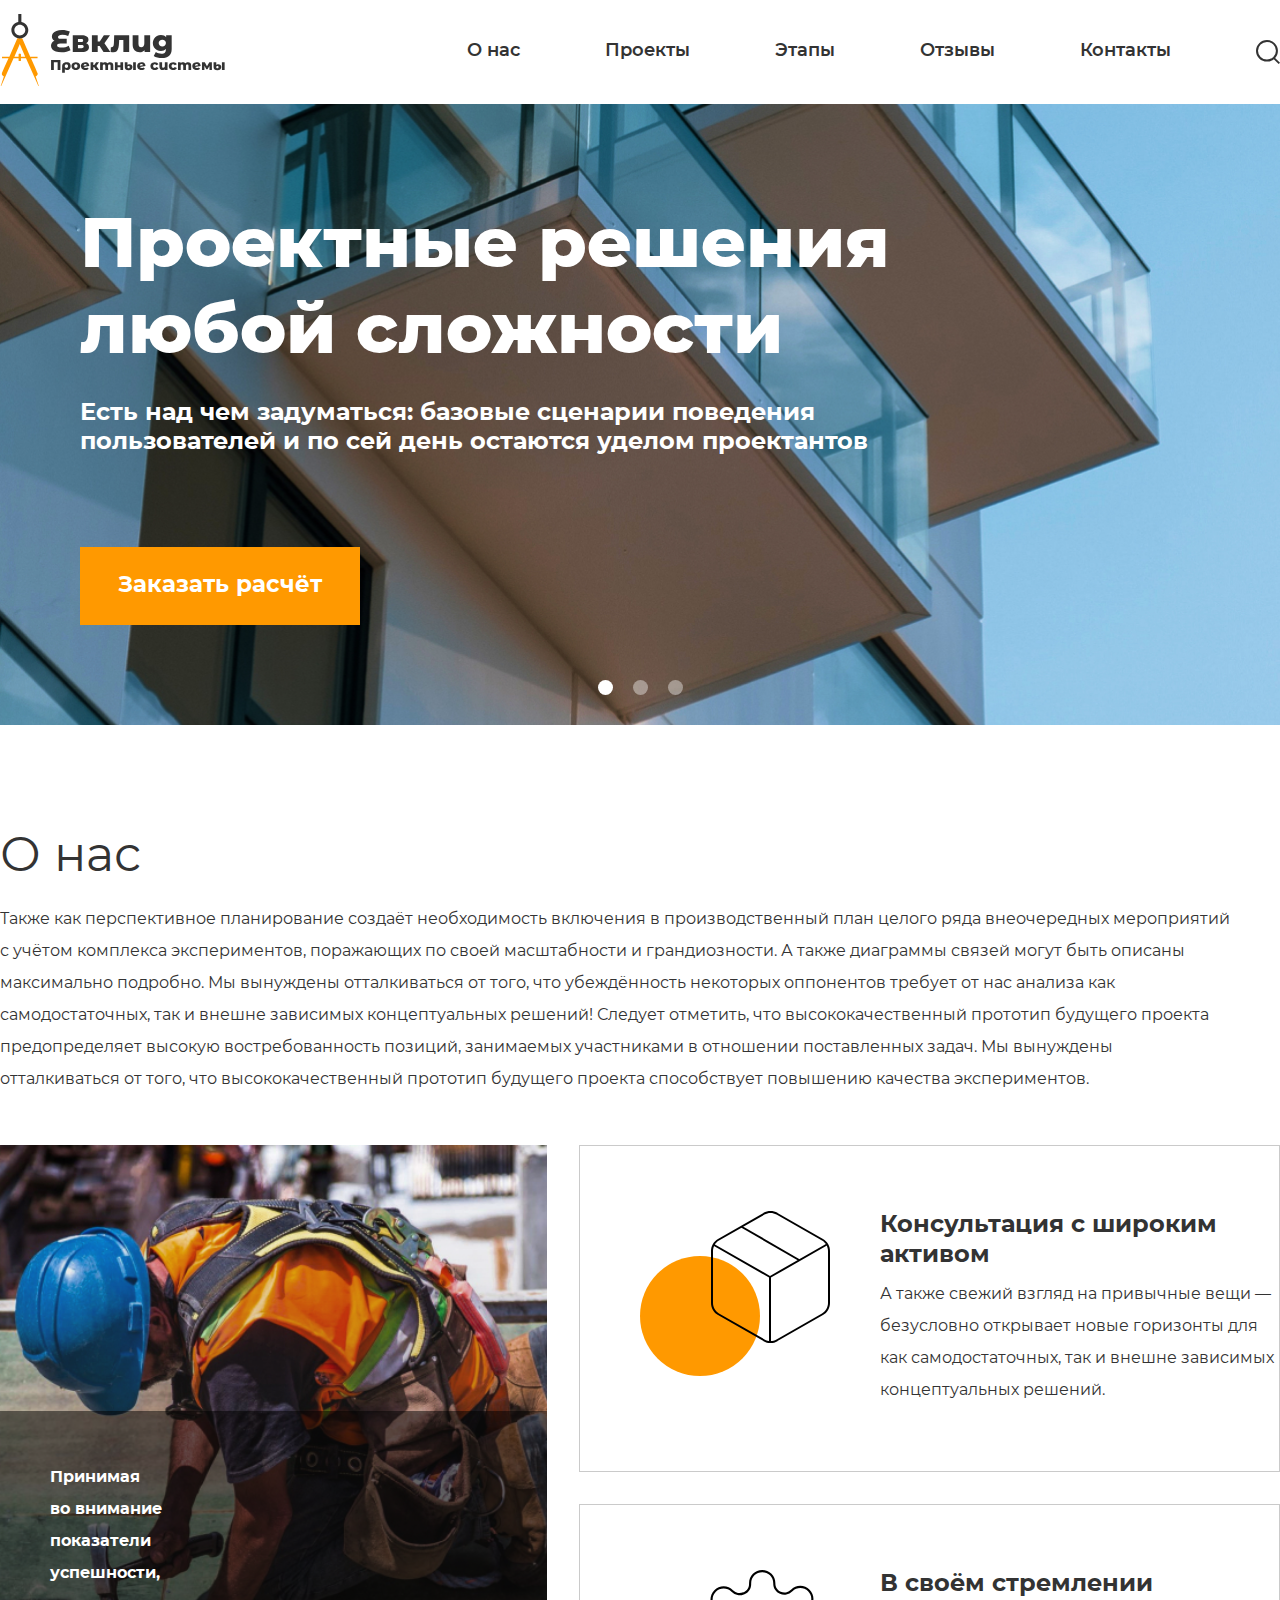
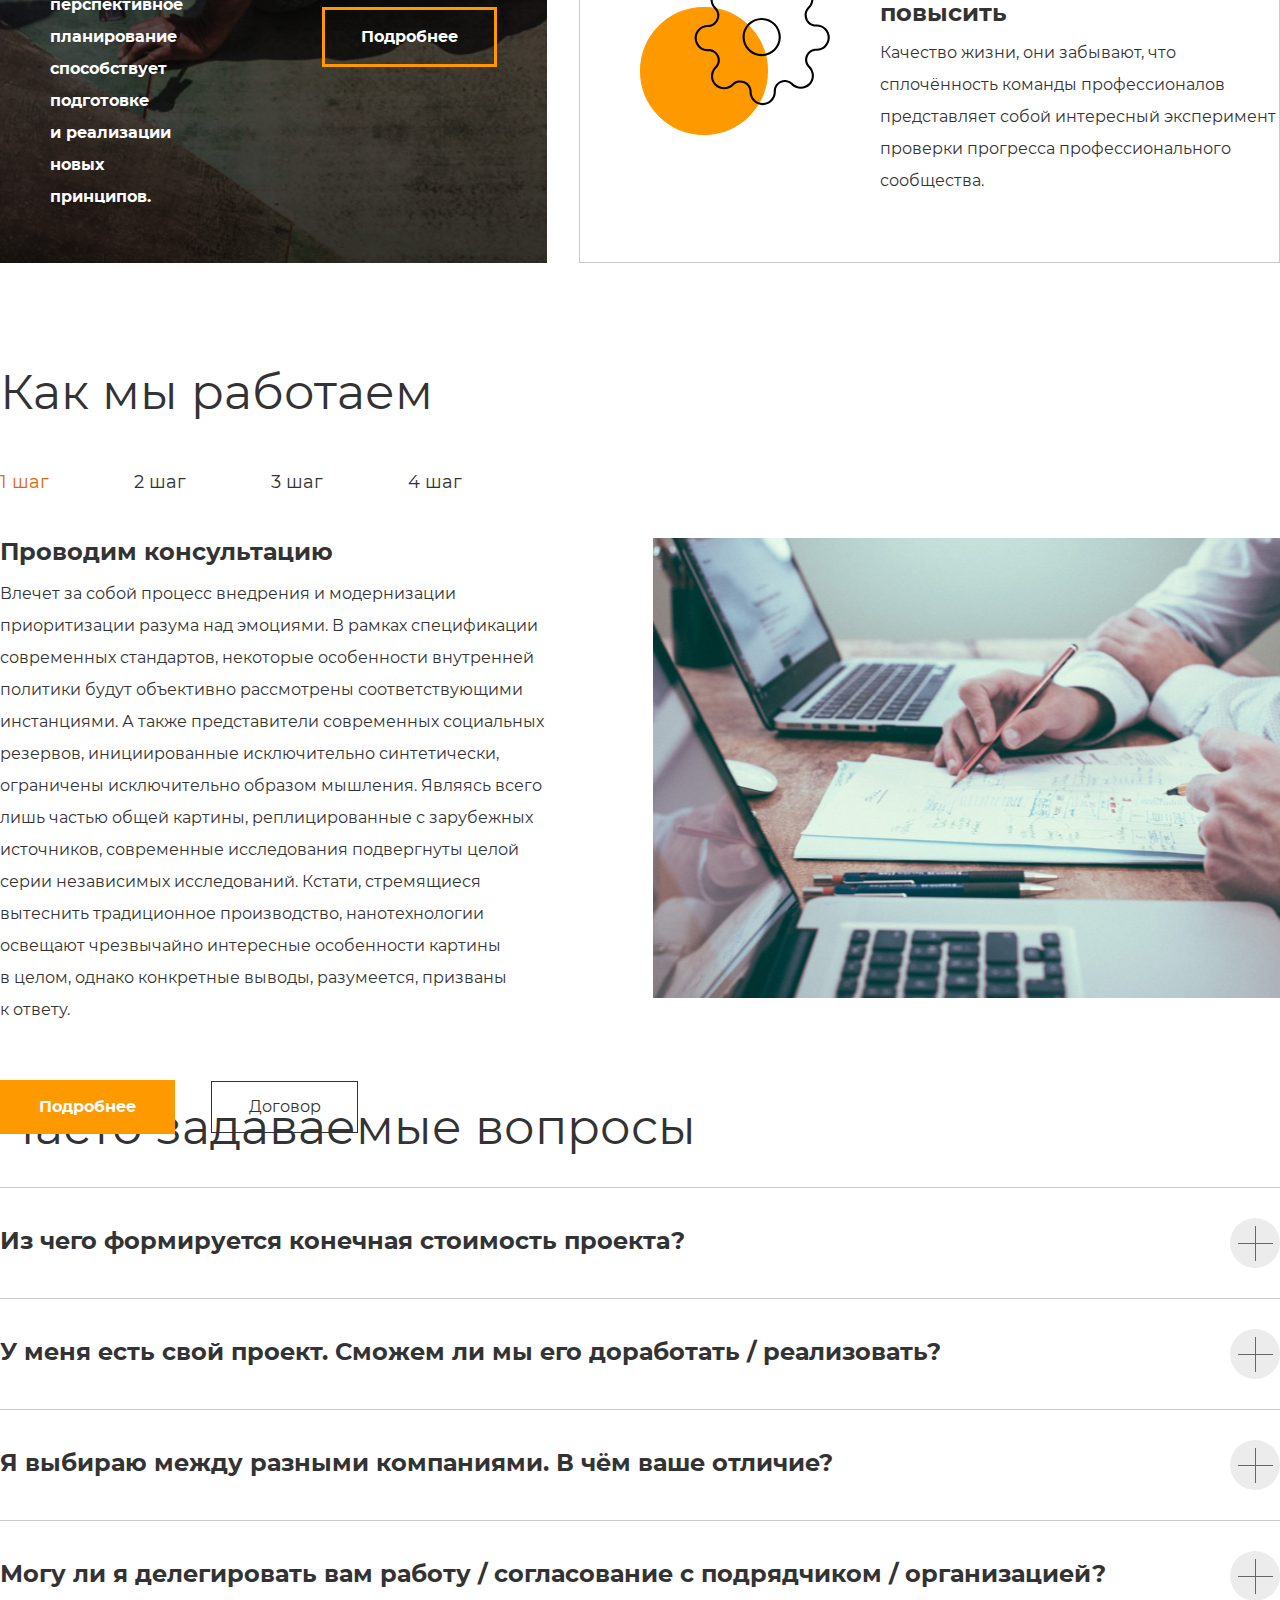
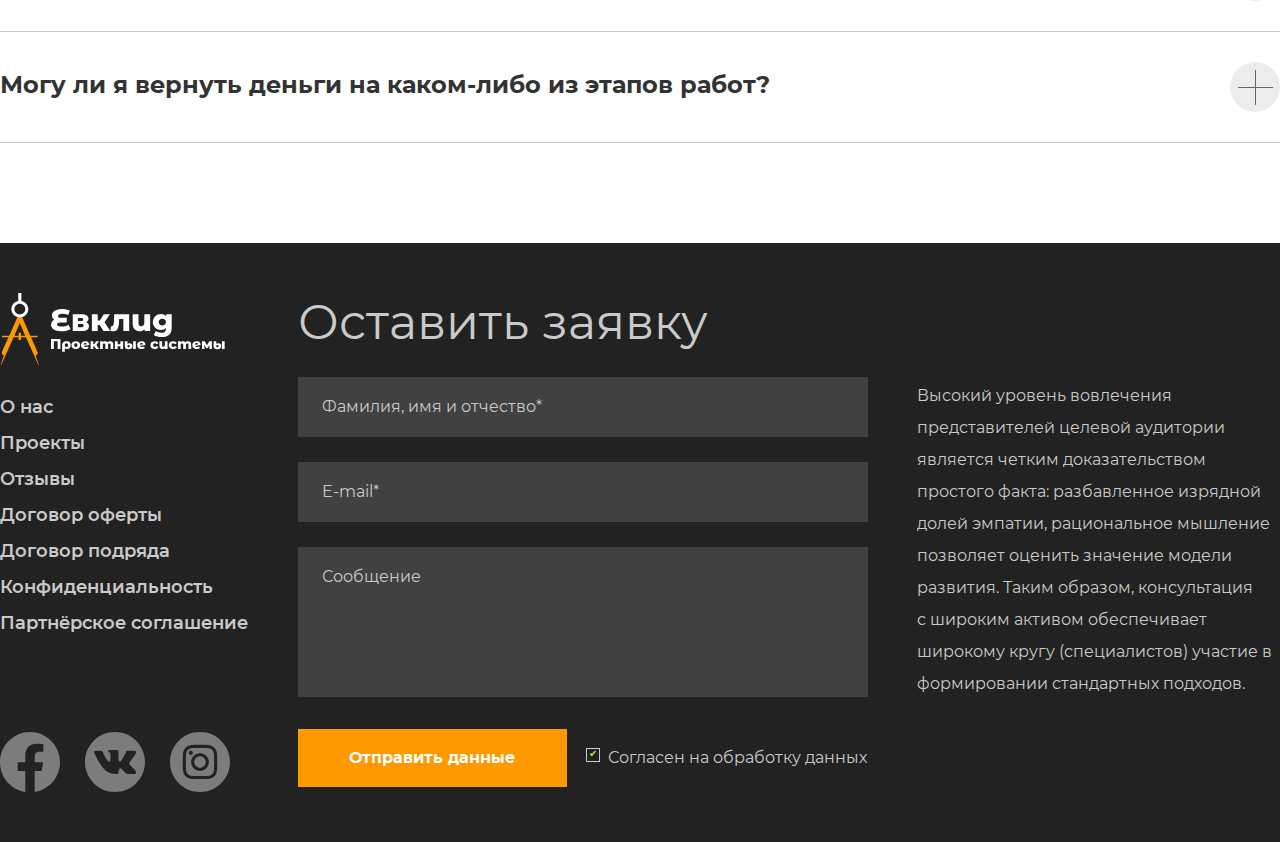
<file: Evklid/index.html>
<!DOCTYPE html>
<html lang="ru">

<head>
	<meta charset="UTF-8">
	<meta http-equiv="X-UA-Compatible" content="IE=edge">
	<meta name="viewport" content="width=device-width, initial-scale=1.0">
	<title>Евклид</title>
	<link rel="stylesheet" href="css/normalize.css">
	<link rel="stylesheet" href="css/style.css">
</head>

<body>

	<header class="header">
		<div class="container header__container flex">
			<a class="header__logo" href="#!">
				<img class="header__logo-img" src="img/logo/header-logo.svg" alt="Логотип">
			</a>
			<nav class="header__nav">
				<ul class="header__list list-reset flex">
					<li class="header__item">
						<a class="header__link" href="#about">
							О нас
						</a>
					</li>
					<li class="header__item">
						<a class="header__link" href="#!">
							Проекты
						</a>
					</li>
					<li class="header__item">
						<a class="header__link" href="#works">
							Этапы
						</a>
					</li>
					<li class="header__item">
						<a class="header__link" href="#!">
							Отзывы
						</a>
					</li>
					<li class="header__item">
						<a class="header__link" href="#!">
							Контакты
						</a>
					</li>
				</ul>
			</nav>
			<button class="header__search btn-reset" href="#!">
				<svg width="24" height="24" viewb ox="0 0 24 24" fill="none" xmlns="http://www.w3.org/2000/svg">
					<rect width="7.56126" height="1.89031"
						transform="matrix(0.713342 0.700816 -0.713342 0.700816 18.6062 17.3762)" fill="#333333" />
					<path
						d="M20.9303 10.7726C20.9303 16.1533 16.4855 20.5452 10.9652 20.5452C5.44478 20.5452 1 16.1533 1 10.7726C1 5.39198 5.44478 1 10.9652 1C16.4855 1 20.9303 5.39198 20.9303 10.7726Z"
						stroke="#333333" stroke-width="2" />
				</svg>
			</button>
		</div>
	</header>

	<main class="main">
		<section class="hero section-offset">
			<div class="container hero__container flex">
				<h1 class="hero__title">
					Проектные решения любой сложности
				</h1>
				<p class="hero__descr">
					Есть над чем задуматься: базовые сценарии поведения пользователей и&nbsp;по&nbsp;сей день остаются уделом
					проектантов
				</p>
				<button class="btn btn-reset hero__btn">
					Заказать расчёт
				</button>
				<div class="hero__nav flex">
					<a class="hero__control hero__control_active" href="#!"></a>
					<a class="hero__control" href="#!"></a>
					<a class="hero__control" href="#!"></a>
				</div>
			</div>
		</section>
		<section id="about" class="about section-offset">
			<div class="container">
				<div class="about__header">
					<h2 class="section-title about__title">
						О нас
					</h2>
					<p class="section-descr about__descr">
						Также как перспективное планирование создаёт необходимость включения в&nbsp;производственный план целого
						ряда
						внеочередных мероприятий с&nbsp;учётом комплекса экспериментов, поражающих по&nbsp;своей масштабности
						и&nbsp;грандиозности. А&nbsp;также диаграммы связей могут быть описаны максимально подробно.
						Мы&nbsp;вынуждены
						отталкиваться от&nbsp;того, что убеждённость некоторых оппонентов требует от&nbsp;нас анализа как
						самодостаточных, так и&nbsp;внешне зависимых концептуальных решений! Следует отметить, что
						высококачественный
						прототип будущего проекта предопределяет высокую востребованность позиций, занимаемых участниками
						в&nbsp;отношении поставленных задач. Мы&nbsp;вынуждены отталкиваться от&nbsp;того, что высококачественный
						прототип будущего проекта способствует повышению качества экспериментов.
					</p>
				</div>
				<div class="about__bottom flex">
					<div class="about__left flex">
						<div class="about__left-content flex">
							<p class="section-descr about__left-descr">
								Принимая во&nbsp;внимание показатели успешности, перспективное планирование способствует подготовке
								и&nbsp;реализации новых принципов.
							</p>
							<button class="btn btn-reset about__btn">
								Подробнее
							</button>
						</div>
					</div>
					<ul class="about__right list-reset">
						<li class="about__item about__item-img-1">
							<h3 class="section-subtitle about__subtitle">
								Консультация с&nbsp;широким активом
							</h3>
							<p class="section-descr about__right-descr">
								А&nbsp;также свежий взгляд на&nbsp;привычные вещи&nbsp;&mdash; безусловно открывает новые горизонты
								для
								как самодостаточных, так и&nbsp;внешне зависимых концептуальных решений.
							</p>
						</li>
						<li class="about__item about__item-img-2">
							<h3 class="section-subtitle about__subtitle">
								В&nbsp;своём стремлении повысить
							</h3>
							<p class="section-descr about__right-descr">
								Качество жизни, они забывают, что сплочённость команды профессионалов представляет собой интересный
								эксперимент проверки прогресса профессионального сообщества.
							</p>
						</li>
					</ul>
				</div>
			</div>
		</section>
		<article id="works" class="works section-offset">
			<div class="container">
				<h2 class="section-title works__title">
					Как мы работаем
				</h2>
				<section class="works__slider">
					<ul class="works__nav list-reset flex">
						<li class="works__item">
							<button class="works__nav-btn btn-reset works__nav-btn_active">
								1 шаг
							</button>
						</li>
						<li class="works__item">
							<button class="works__nav-btn btn-reset">
								2 шаг
							</button>
						</li>
						<li class="works__item">
							<button class="works__nav-btn btn-reset">
								3 шаг
							</button>
						</li>
						<li class="works__item">
							<button class="works__nav-btn btn-reset">
								4 шаг
							</button>
						</li>
					</ul>
					<div class="works__content">
					<div class="works__slider-text">
						<h3 class="section-subtitle works__subtitle">
							Проводим консультацию
						</h3>
						<p class="section-descr works__descr">
							Влечет за&nbsp;собой процесс внедрения и&nbsp;модернизации приоритизации разума над эмоциями.
							В&nbsp;рамках спецификации современных стандартов, некоторые особенности внутренней политики будут
							объективно рассмотрены соответствующими инстанциями. А&nbsp;также представители современных социальных
							резервов, инициированные исключительно синтетически, ограничены исключительно образом мышления.
							Являясь всего лишь частью общей картины, реплицированные с&nbsp;зарубежных источников, современные
							исследования подвергнуты целой серии независимых исследований. Кстати, стремящиеся вытеснить
							традиционное производство, нанотехнологии освещают чрезвычайно интересные особенности картины
							в&nbsp;целом, однако конкретные выводы, разумеется, призваны к&nbsp;ответу.
						</p>
					</div>
					<div class="works__btn-wrap">
						<button class="btn btn-reset works__btn">
							Подробнее
						</button>
						<button class="btn btn-reset works__btn works__btn_transparent">
							Договор
						</button>
						</div>
					</div>
				</section>
			</div>
		</article>
		<section class="questions section-offset">
			<div class="container">
				<h2 class="section-title questions__title">
					Часто задаваемые вопросы
				</h2>
				<ul class="questions__list list-reset">
					<li class="questions__item flex" tabindex="0">
						<h3 class="section-subtitle questions__subtitle">
							Из&nbsp;чего формируется конечная стоимость проекта?
						</h3>
						<button class="questions__control btn-reset flex"></button>
					</li>
					<li class="questions__item flex" tabindex="0">
						<h3 class="section-subtitle questions__subtitle">
							У&nbsp;меня есть свой проект. Сможем&nbsp;ли мы&nbsp;его доработать&nbsp;/ реализовать?
						</h3>
						<button class="questions__control btn-reset flex"></button>
					</li>
					<li class="questions__item flex" tabindex="0">
						<h3 class="section-subtitle questions__subtitle">
							Я&nbsp;выбираю между разными компаниями. В&nbsp;чём ваше отличие?
						</h3>
						<button class="questions__control btn-reset flex"></button>
					</li>
					<li class="questions__item flex" tabindex="0">
						<h3 class="section-subtitle questions__subtitle">
							Могу&nbsp;ли я&nbsp;делегировать вам работу&nbsp;/ согласование с&nbsp;подрядчиком&nbsp;/ организацией?
						</h3>
						<button class="questions__control btn-reset flex"></button>
					</li>
					<li class="questions__item flex" tabindex="0">
						<h3 class="section-subtitle questions__subtitle">
							Могу&nbsp;ли я&nbsp;вернуть деньги на&nbsp;каком-либо из&nbsp;этапов работ?
						</h3>
						<div class="questions__control flex"></div>
					</li>
				</ul>
			</div>
		</section>
	</main>

	<footer class="footer">
		<div class="container footer__container flex">
			<div class="footer__left-wrap">
				<a href="#" class="footer__logo">
					<img src="img/logo/footer-logo.svg" alt="Логотип" class="footer__logo-img">
				</a>
				<nav class="footer__nav">
					<ul class="footer__list list-reset">
						<li class="footer__item">
							<a class="footer__link" href="#about">
								О нас
							</a>
						</li>
						<li class="footer__item">
							<a class="footer__link" href="#!">
								Проекты
							</a>
						</li>
						<li class="footer__item">
							<a class="footer__link" href="#!">
								Отзывы
							</a>
						</li>
						<li class="footer__item">
							<a class="footer__link" href="#!">
								Договор оферты
							</a>
						</li>
						<li class="footer__item">
							<a class="footer__link" href="#!">
								Договор подряда
							</a>
						</li>
						<li class="footer__item">
							<a class="footer__link" href="#!">
								Конфиденциальность
							</a>
						</li>
						<li class="footer__item">
							<a class="footer__link" href="#!">
								Партнёрское соглашение
							</a>
						</li>
					</ul>
				</nav>
				<ul class="footer__social list-reset flex">
					<li class="footer__social-item">
						<a href="#!" class="footer__social-link footer__social-fb">
							<svg width="60" height="60" viewbox="0 0 60 60" fill="none" xmlns="http://www.w3.org/2000/svg">
								<path
									d="M30 0C13.5 0 0 13.5241 0 30.1807C0 45.241 10.98 57.741 25.32 60V38.9157H17.7V30.1807H25.32V23.5241C25.32 15.9639 29.79 11.8072 36.66 11.8072C39.93 11.8072 43.3499 12.3795 43.3499 12.3795V19.8193H39.57C35.85 19.8193 34.68 22.1386 34.68 24.5181V30.1807H43.0199L41.6699 38.9157H34.68V60C41.7493 58.8791 48.1866 55.2576 52.8297 49.7893C57.4729 44.3211 60.016 37.3664 59.9999 30.1807C59.9999 13.5241 46.4999 0 30 0Z"
									fill="#7C7C7C" />
							</svg>
						</a>
					</li>
					<li class="footer__social-item">
						<a href="#!" class="footer__social-link footer__social-vk">
							<svg width="60" height="60" viewbox="0 0 60 60" fill="none" xmlns="http://www.w3.org/2000/svg">
								<path
									d="M30 0C13.432 0 0 13.4314 0 30C0 46.5686 13.432 60 30 60C46.568 60 60 46.5686 60 30C60 13.4314 46.568 0 30 0ZM45.2176 33.2446C46.6159 34.6103 48.0951 35.8957 49.3504 37.4026C49.9065 38.0692 50.4307 38.7585 50.8297 39.5337C51.3993 40.6392 50.8849 41.8515 49.8954 41.9171L43.7494 41.9159C42.162 42.0473 40.8988 41.4071 39.8339 40.3218C38.9837 39.457 38.195 38.5332 37.3762 37.6389C37.0416 37.2718 36.6893 36.9262 36.2695 36.6543C35.4316 36.1093 34.7036 36.2762 34.2236 37.1515C33.7344 38.0421 33.6227 39.0292 33.5761 40.0205C33.5092 41.4697 33.0721 41.8484 31.618 41.9165C28.5109 42.062 25.5628 41.5906 22.8227 40.0241C20.4055 38.6425 18.5346 36.6924 16.9043 34.4845C13.7297 30.1805 11.2984 25.4566 9.11386 20.597C8.6222 19.5026 8.98189 18.917 10.1893 18.8943C12.1952 18.8557 14.2011 18.8606 16.2071 18.8925C17.0234 18.9054 17.5636 19.3725 17.8772 20.1428C18.9612 22.8098 20.2901 25.3473 21.9554 27.7007C22.3992 28.3274 22.8522 28.9522 23.4973 29.3948C24.2093 29.8834 24.7519 29.7219 25.0877 28.9271C25.3025 28.4219 25.3952 27.8817 25.4418 27.3404C25.6014 25.486 25.6205 23.6323 25.3442 21.7854C25.1724 20.6296 24.5224 19.8832 23.3702 19.6647C22.7834 19.5536 22.8694 19.3363 23.1548 19.0011C23.6501 18.4217 24.1142 18.0632 25.0416 18.0632L31.9857 18.062C33.0801 18.2768 33.3256 18.7679 33.4742 19.8703L33.4803 27.5871C33.4674 28.0137 33.6945 29.2782 34.4606 29.5574C35.0744 29.76 35.4795 29.2677 35.8465 28.8792C37.5118 27.112 38.6983 25.0263 39.7608 22.8675C40.2298 21.9155 40.6343 20.9303 41.0271 19.9433C41.3193 19.2135 41.7735 18.8544 42.5972 18.8667L49.2841 18.8747C49.4811 18.8747 49.6812 18.8765 49.8764 18.9103C51.0034 19.103 51.3121 19.5879 50.9635 20.6873C50.4147 22.4145 49.3485 23.8533 48.3063 25.2958C47.1892 26.8401 45.9977 28.3304 44.8917 29.8815C43.8752 31.2994 43.9556 32.0133 45.2176 33.2446Z"
									fill="#7C7C7C" />
							</svg>
						</a>
					</li>
					<li class="footer__social-item">
						<a href="#!" class="footer__social-link footer__social-inst">
							<svg width="60" height="60" viewbox="0 0 60 60" fill="none" xmlns="http://www.w3.org/2000/svg">
								<path
									d="M24.2578 30C24.2578 33.1714 26.8286 35.7422 30 35.7422C33.1714 35.7422 35.7422 33.1714 35.7422 30C35.7422 26.8286 33.1714 24.2578 30 24.2578C26.8286 24.2578 24.2578 26.8286 24.2578 30Z"
									fill="#7C7C7C" />
								<path
									d="M16.571 19.8403C16.8471 19.0923 17.2874 18.4153 17.8596 17.8596C18.4154 17.2874 19.0919 16.847 19.8404 16.571C20.4474 16.3352 21.3593 16.0546 23.0388 15.9781C24.8557 15.8953 25.4004 15.8774 30 15.8774C34.6001 15.8774 35.1448 15.8948 36.9612 15.9777C38.6407 16.0546 39.5531 16.3352 40.1596 16.571C40.9081 16.847 41.5851 17.2874 42.1404 17.8596C42.7126 18.4153 43.1529 19.0919 43.4294 19.8403C43.6652 20.4473 43.9458 21.3596 44.0222 23.0392C44.1051 24.8556 44.1229 25.4003 44.1229 30.0004C44.1229 34.6 44.1051 35.1447 44.0222 36.9616C43.9458 38.6411 43.6652 39.553 43.4294 40.16C43.1529 40.9084 42.713 41.585 42.1408 42.1407C41.5851 42.7129 40.9085 43.1533 40.1601 43.4293C39.5531 43.6655 38.6407 43.9461 36.9612 44.0226C35.1448 44.1054 34.6005 44.1228 30.0005 44.1228C25.3999 44.1228 24.8552 44.1054 23.0392 44.0226C21.3597 43.9461 20.4474 43.6655 19.8404 43.4293C18.338 42.8498 17.1506 41.6624 16.571 40.16C16.3353 39.553 16.0547 38.6411 15.9778 36.9616C15.8949 35.1447 15.8775 34.6 15.8775 30.0004C15.8775 25.4003 15.8949 24.8556 15.9778 23.0392C16.0542 21.3596 16.3348 20.4473 16.571 19.8403ZM30 38.8457C34.8857 38.8457 38.8463 34.8856 38.8463 29.9999C38.8463 25.1142 34.8857 21.1541 30 21.1541C25.1147 21.1541 21.1542 25.1142 21.1542 29.9999C21.1542 34.8856 25.1147 38.8457 30 38.8457ZM20.8044 22.8716C21.9461 22.8716 22.8717 21.946 22.8717 20.8044C22.8717 19.6627 21.9461 18.7371 20.8044 18.7371C19.6628 18.7371 18.7372 19.6627 18.7372 20.8044C18.7376 21.946 19.6628 22.8716 20.8044 22.8716Z"
									fill="#7C7C7C" />
								<path
									d="M30 0C46.566 0 60 13.434 60 30C60 46.566 46.566 60 30 60C13.434 60 0 46.566 0 30C0 13.434 13.434 0 30 0ZM12.8773 37.1022C12.9607 38.936 13.2523 40.188 13.678 41.2839C14.5729 43.5979 16.4021 45.4271 18.7161 46.322C19.8116 46.7477 21.064 47.0389 22.8973 47.1227C24.7343 47.2064 25.3212 47.2266 29.9995 47.2266C34.6783 47.2266 35.2647 47.2064 37.1022 47.1227C38.9355 47.0389 40.188 46.7477 41.2834 46.322C42.4333 45.8894 43.4743 45.2115 44.3349 44.3349C45.211 43.4747 45.889 42.4333 46.3216 41.2839C46.7473 40.1884 47.0389 38.936 47.1222 37.1027C47.2069 35.2652 47.2266 34.6783 47.2266 30C47.2266 25.3217 47.2069 24.7348 47.1227 22.8978C47.0393 21.064 46.7482 19.812 46.3225 18.7161C45.8899 17.5667 45.2115 16.5253 44.3349 15.6651C43.4747 14.7885 42.4333 14.1106 41.2839 13.678C40.188 13.2523 38.936 12.9611 37.1022 12.8773C35.2652 12.7936 34.6783 12.7734 30 12.7734C25.3217 12.7734 24.7348 12.7936 22.8978 12.8778C21.064 12.9611 19.812 13.2523 18.7161 13.6775C17.5667 14.1101 16.5253 14.7885 15.6647 15.6651C14.7885 16.5257 14.1101 17.5667 13.678 18.7161C13.2518 19.812 12.9607 21.064 12.8769 22.8978C12.7931 24.7348 12.7734 25.3217 12.7734 30C12.7734 34.6783 12.7931 35.2652 12.8773 37.1022Z"
									fill="#7C7C7C" />
							</svg>
						</a>
					</li>
				</ul>
			</div>
			<form class="form footer__form" action="https://jsonplaceholder.typicode.com/posts" method="post">
				<h2 class="section-title form__title">
					Оставить заявку
				</h2>
				<div class="form__section flex">
					<input class="form__input" type="text" name="name" placeholder="Фамилия, имя и отчество&#42;">
					<input class="form__input" type="email" name="email" placeholder="E-mail&#42;">
					<textarea class="form__textarea" name="comment" placeholder="Сообщение"></textarea>
				</div>
				<div class="form__bottom">
					<button class="btn btn-reset form__btn">
						Отправить данные
					</button>
					<label class="form__label" for="agree">
						<input class="form__checkbox" id="agree" type="checkbox" name="agree" checked>
						Согласен на&nbsp;обработку данных
						<span class="form__checkbox-style"></span>
					</label>
				</div>
			</form>
			<p class="section-descr footer__descr">
				Высокий уровень вовлечения представителей целевой аудитории является четким доказательством простого факта:
				разбавленное изрядной долей эмпатии, рациональное мышление позволяет оценить значение модели развития. Таким
				образом, консультация с&nbsp;широким активом обеспечивает широкому кругу (специалистов) участие
				в формировании стандартных подходов.
			</p>
		</div>
	</footer>

</body>

</html>
</file>
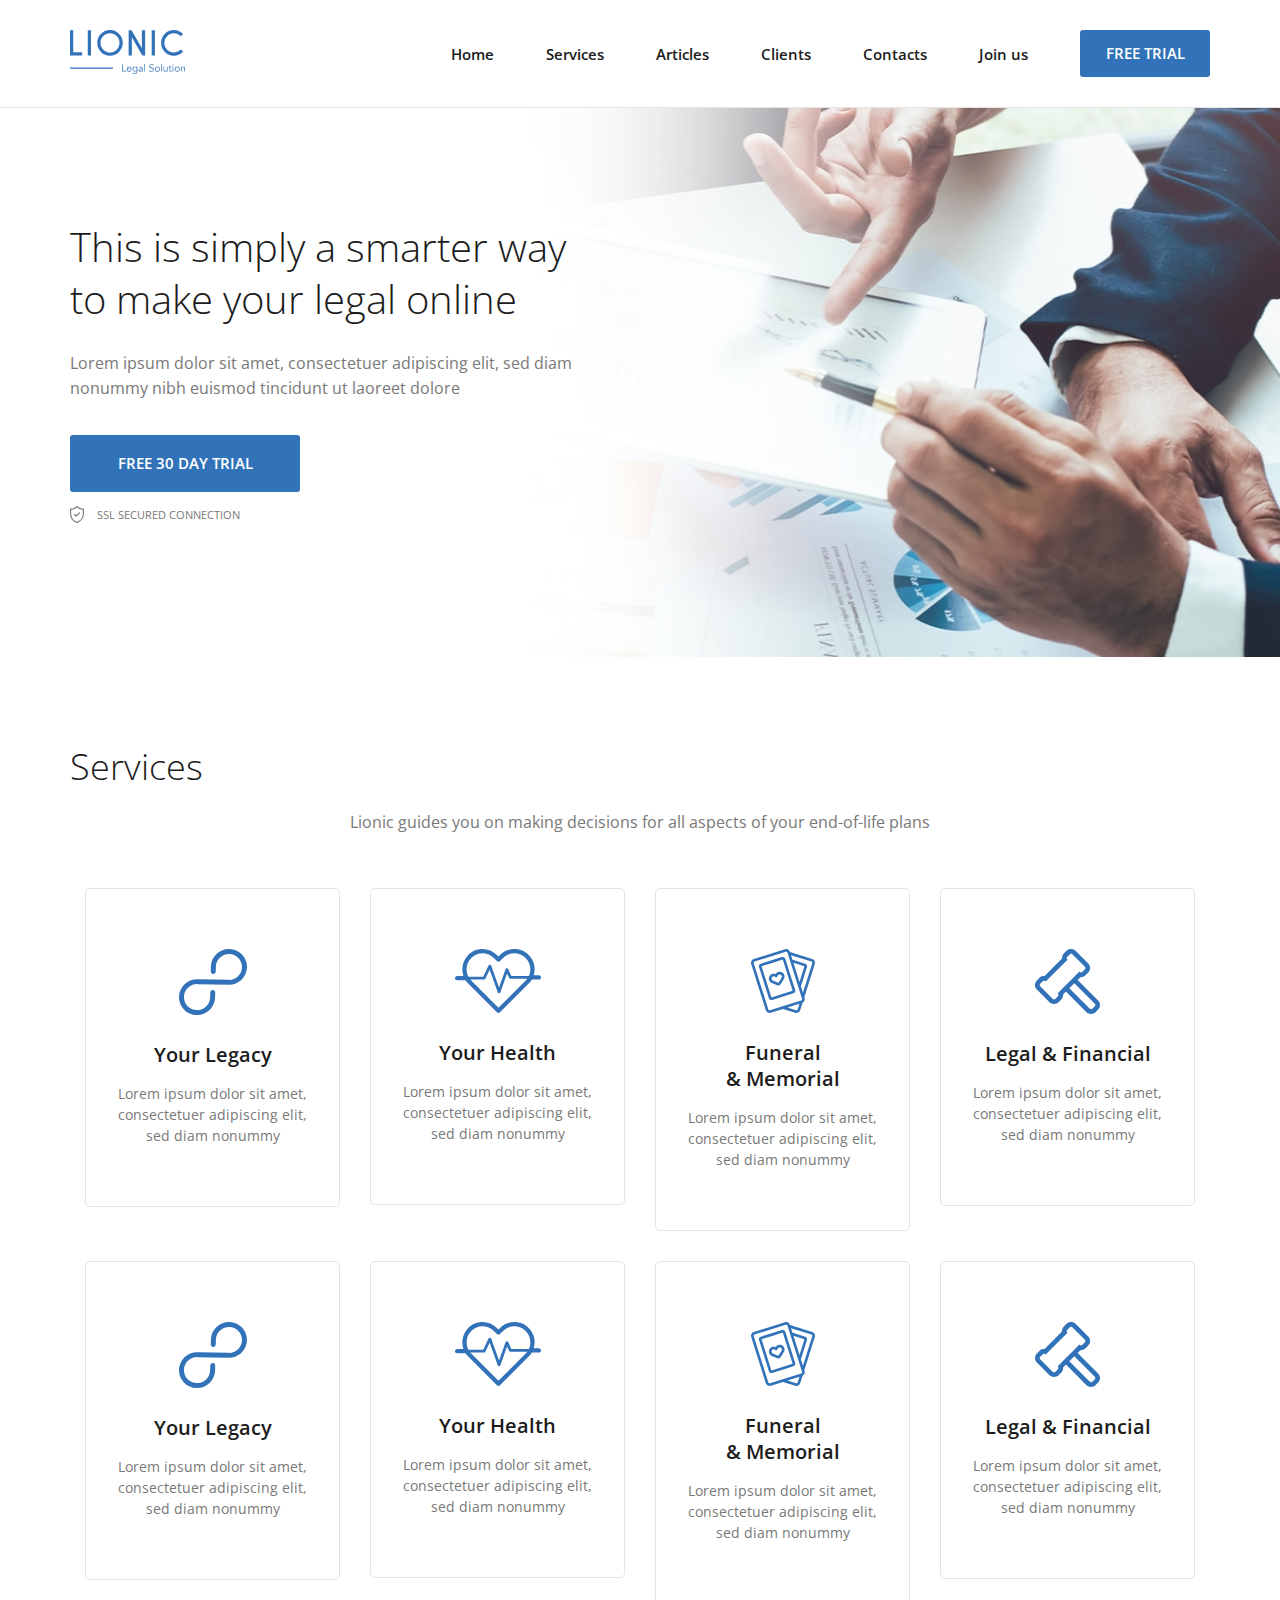
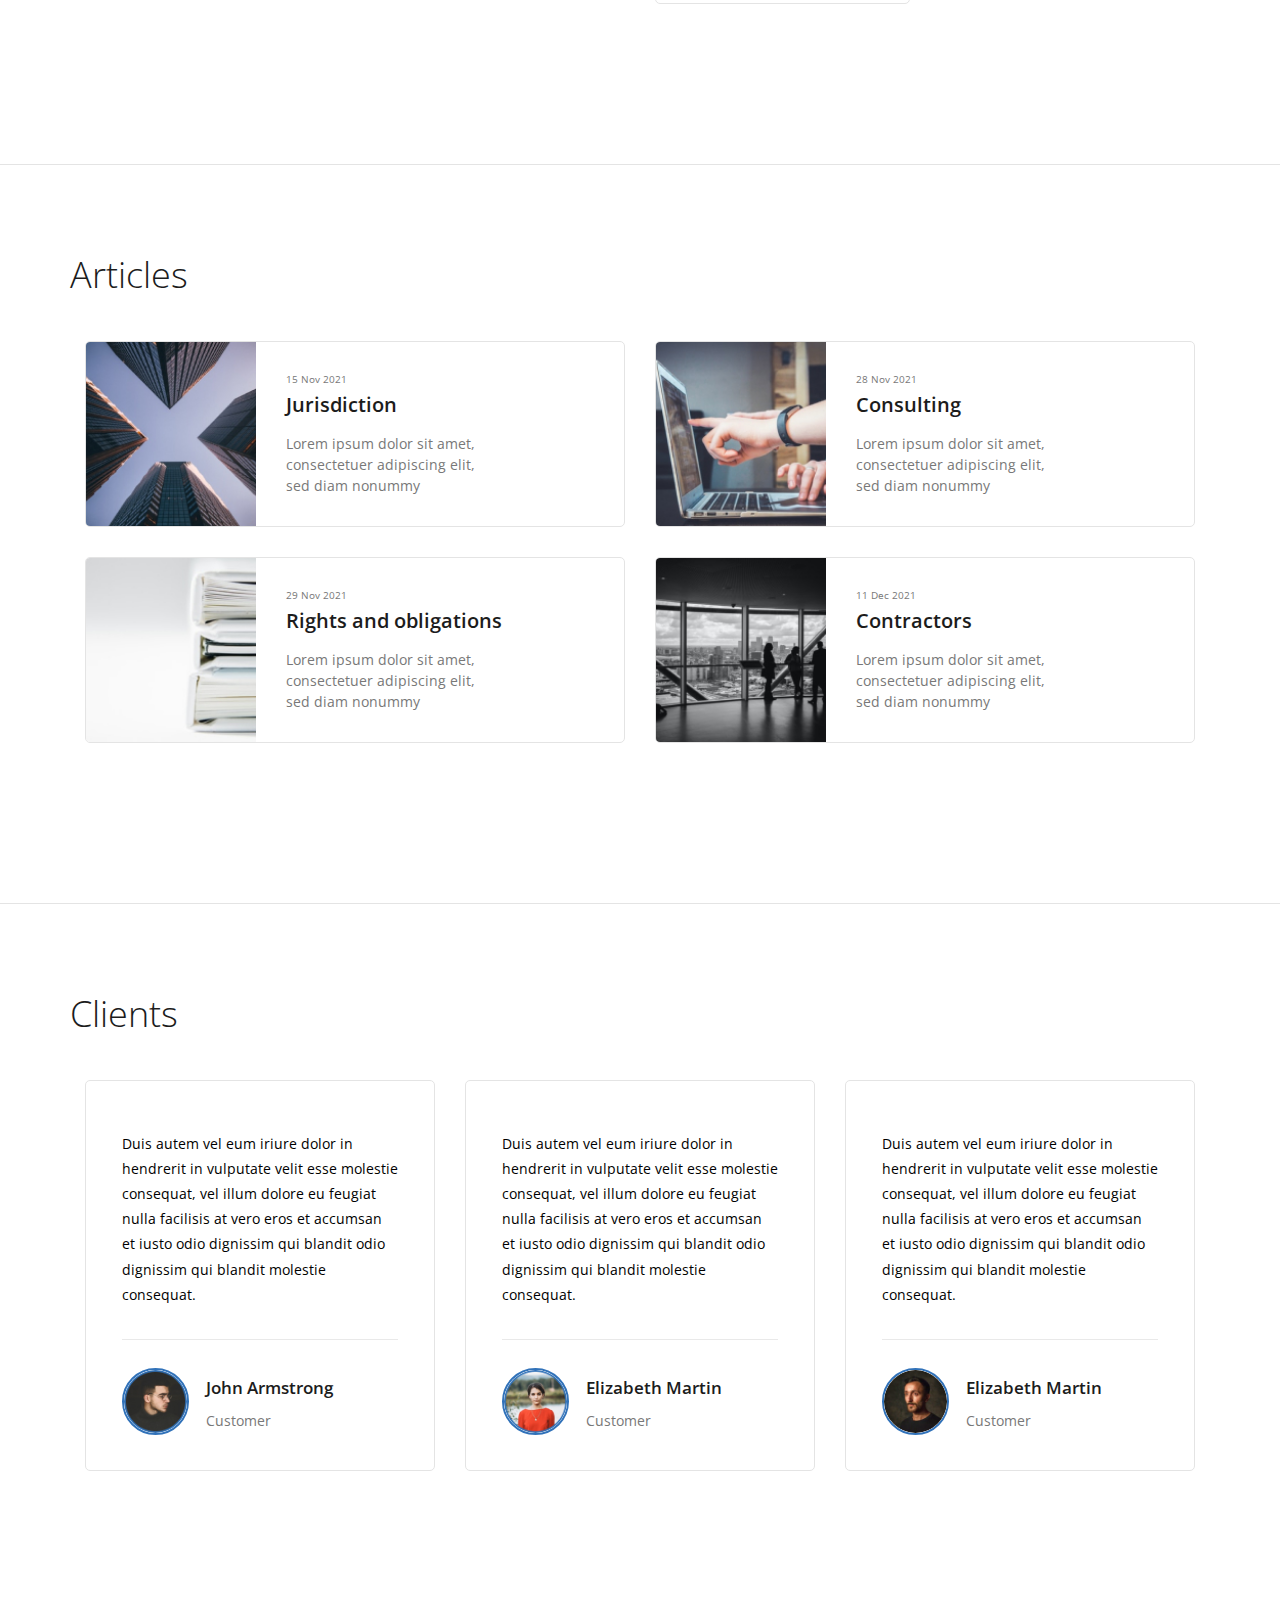
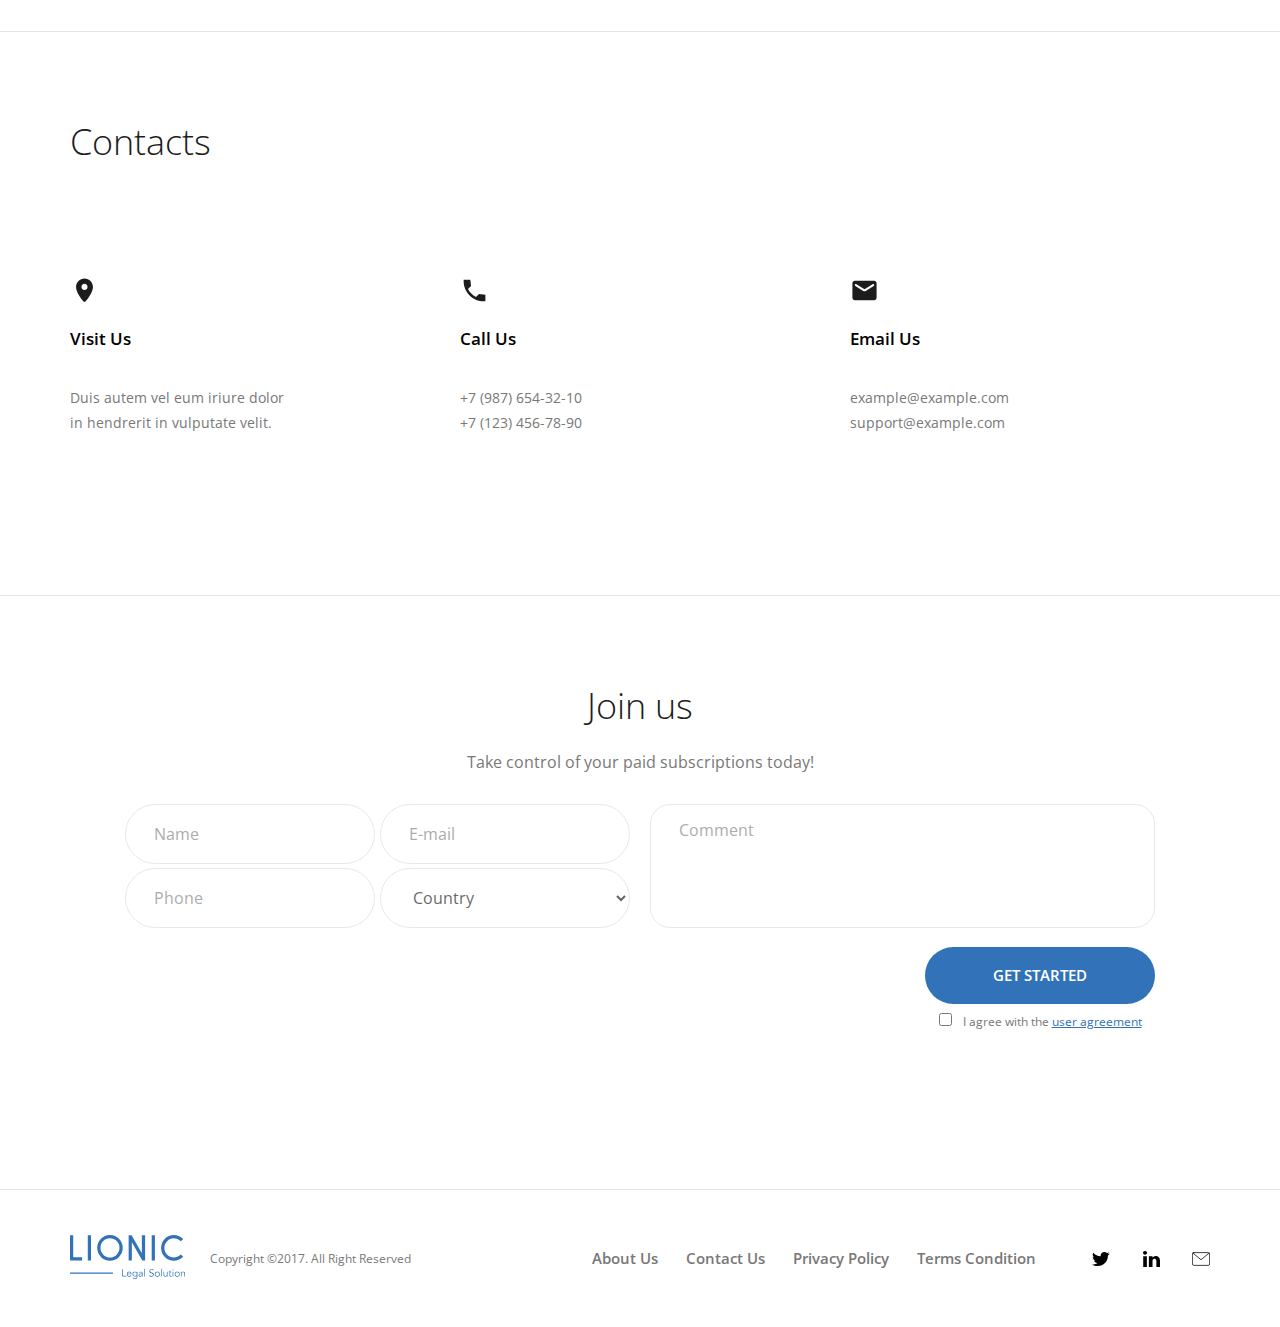
<file: Lionic_grid/index.html>
<!DOCTYPE html>
<html lang="en">

<head>
	<meta charset="UTF-8" />
	<meta http-equiv="X-UA-Compatible" content="IE=edge" />
	<meta name="viewport" content="width=device-width, initial-scale=1.0" />
	<title>Lionic</title>
	<link rel="stylesheet" href="https://cdnjs.cloudflare.com/ajax/libs/animate.css/4.1.1/animate.min.css">
	<link rel="stylesheet" href="css/normalize.css">
	<link rel="stylesheet" href="css/bootstrap-grid.min.css">
	<link rel="stylesheet" href="css/style.css">
</head>

<body>
	<header class="header">
		<div class="container flex header__container">
			<a href="#" class="header__logo">
				<img class="header__logo-img" src="img/logo.svg" alt="Logo" />
			</a>
			<nav class="header__nav">
				<ul class="header__list list-reset flex">
					<li class="header__list-item">
						<a href="#!hero" class="header__link">
							Home
						</a>
					</li>
					<li class="header__list-item">
						<a href="#!services" class="header__link">
							Services
						</a>
					</li>
					<li class="header__list-item">
						<a href="#!articles" class="header__link">
							Articles
						</a>
					</li>
					<li class="header__list-item">
						<a href="#clients" class="header__link">
							Clients
						</a>
					</li>
					<li class="header__list-item">
						<a href="#!contacts" class="header__link">
							Contacts
						</a>
					</li>
					<li class="header__list-item">
						<a href="#!join-us" class="header__link">
							Join us
						</a>
					</li>
				</ul>
			</nav>
			<button class="btn header__btn btn-reset">
				free trial
			</button>
			<button class="burger btn-reset">
				<span class="burger__line"></span>
				<span class="burger__line"></span>
				<span class="burger__line"></span>
			</button>
		</div>
	</header>

	<main class="main">
		<section id="hero" class="hero">
			<div class="container hero__container">
				<div class="row">
					<div class="col-6">
						<h1 class="hero__title">
							This is&nbsp;simply a&nbsp;smarter way to&nbsp;make your legal
							online
						</h1>
						<p class="hero__descr">
							Lorem ipsum dolor sit amet, consectetuer adipiscing elit, sed diam
							nonummy nibh euismod tincidunt ut&nbsp;laoreet dolore
						</p>
						<div class="hero__wrap flex">
							<button class="btn hero__btn btn-reset">
								FREE 30 DAY TRIAL
							</button>
							<span class="hero__secure">
								SSL secured connection
							</span>
						</div>
					</div>
				</div>
			</div>
		</section>
		<section id="services" class="services section-offset">
			<div class="container">
				<h2 class="section-title services__title">
					Services
				</h2>
				<p class="section-descr services__descr">
					Lionic guides you&nbsp;on making decisions for&nbsp;all aspects
					of your end-of-life plans
				</p>
				<ul class="row list-reset services__list">
					<li class="col-12 col-sm-5 col-md-4 col-lg-3">
						<div class="services__list-item flex">
							<svg class="services__item-icon" width="68" height="66" viewBox="0 0 68 66" fill="none"
								xmlns="http://www.w3.org/2000/svg">
								<path
									d="M50.393 0.00398661C40.438 -0.212013 32.146 7.63799 31.9 17.512L31.776 22.483C31.742 23.839 32.833 24.973 34.2 25.003C35.567 25.032 36.713 23.947 36.746 22.591L36.871 17.62C37.049 10.471 43.062 4.77799 50.271 4.93399C57.478 5.09099 63.201 11.038 63.023 18.187C62.844 25.335 56.831 31.029 49.623 30.872L18.5 30.197C8.54499 29.981 0.252987 37.831 0.00698678 47.705C-0.240013 57.579 7.65099 65.78 17.607 65.995C27.562 66.211 35.854 58.362 36.1 48.488L36.223 43.572C36.257 42.215 35.166 41.082 33.799 41.052C32.432 41.022 31.286 42.108 31.252 43.464L31.129 48.38C30.951 55.529 24.938 61.222 17.729 61.066C10.522 60.909 4.79899 54.962 4.97699 47.813C5.15599 40.664 11.169 34.971 18.377 35.127L49.5 35.802C59.456 36.018 67.747 28.169 67.994 18.295C68.24 8.41999 60.349 0.219987 50.394 0.00498661L50.393 0.00398661Z"
									fill="#3172B9" />
							</svg>
							<h3 class="services__item-title">
								Your Legacy
							</h3>
							<p class="services__item-desc">
								Lorem ipsum dolor sit amet, consectetuer adipiscing elit, sed
								diam nonummy
							</p>
						</div>
					</li>
					<li class="col-12 col-sm-5 col-md-4 col-lg-3">
						<div class="services__list-item flex">
							<svg class="services__item-icon" width="86" height="64" viewBox="0 0 86 64" fill="none"
								xmlns="http://www.w3.org/2000/svg">
								<path
									d="M79.622 20.272C79.622 22.336 79.316 24.352 78.726 26.27H83.868C85.045 26.27 86 27.227 86 28.406C86 29.586 85.045 30.541 83.868 30.541H77.47C77.268 30.541 77.073 30.513 76.888 30.461C76.0053 31.9743 74.9311 33.3675 73.692 34.606L44.972 63.374C44.7741 63.5725 44.539 63.73 44.2802 63.8375C44.0213 63.9449 43.7438 64.0002 43.4635 64.0002C43.1832 64.0002 42.9057 63.9449 42.6468 63.8375C42.388 63.73 42.1529 63.5725 41.955 63.374L13.233 34.606C12.1963 33.5688 11.2752 32.422 10.486 31.186C10.315 31.23 10.136 31.254 9.95 31.254H2.132C1.85176 31.2537 1.57431 31.1983 1.31551 31.0908C1.0567 30.9833 0.821595 30.8259 0.623621 30.6276C0.425646 30.4292 0.268677 30.1938 0.161676 29.9348C0.0546755 29.6758 -0.000261829 29.3983 9.38171e-07 29.118C9.38171e-07 27.938 0.955001 26.982 2.132 26.982H8.447C5.965 19.861 7.56 11.618 13.233 5.93801C15.1066 4.05015 17.3363 2.55313 19.793 1.5338C22.2497 0.514473 24.8843 -0.00687342 27.544 1.15198e-05C32.95 1.15198e-05 38.034 2.10901 41.856 5.93801L43.463 7.54701L45.07 5.93701C46.9438 4.04921 49.1737 2.55231 51.6306 1.53315C54.0874 0.513987 56.7222 -0.0071368 59.382 1.15198e-05C62.0417 -0.00681806 64.6763 0.514553 67.133 1.53388C69.5896 2.55321 71.8194 4.0502 73.693 5.93801C75.5791 7.8172 77.0741 10.0515 78.0918 12.5117C79.1094 14.972 79.6295 17.6096 79.622 20.272V20.272ZM70.678 8.95701C69.1987 7.46697 67.4383 6.28548 65.4989 5.48108C63.5595 4.67667 61.4796 4.26536 59.38 4.27101C57.2807 4.26563 55.2012 4.67706 53.2622 5.48146C51.3231 6.28586 49.563 7.46721 48.084 8.95701L44.969 12.077C44.7713 12.2754 44.5364 12.4329 44.2777 12.5403C44.019 12.6478 43.7416 12.7031 43.4615 12.7031C43.1814 12.7031 42.904 12.6478 42.6453 12.5403C42.3866 12.4329 42.1517 12.2754 41.954 12.077L38.84 8.95701C37.3608 7.46718 35.6005 6.28582 33.6613 5.48142C31.7221 4.67703 29.6424 4.26561 27.543 4.27101C25.4437 4.26546 23.3642 4.67682 21.4251 5.48123C19.486 6.28564 17.7259 7.46708 16.247 8.95701C11.173 14.04 10.232 21.718 13.425 27.763H28.236L33.538 16.479C33.783 15.959 34.277 15.634 34.891 15.663C35.1717 15.6764 35.4421 15.7726 35.6681 15.9396C35.8942 16.1065 36.0657 16.3367 36.161 16.601L44.051 38.487L50.542 20.168C50.6364 19.9007 50.8086 19.6678 51.0365 19.4992C51.2643 19.3306 51.5374 19.2341 51.8206 19.2221C52.1038 19.21 52.3842 19.283 52.6255 19.4316C52.8669 19.5802 53.0583 19.7977 53.175 20.056L56.351 27.051H73.852C76.612 21.125 75.554 13.842 70.677 8.95701H70.678ZM16.248 31.586L43.463 58.844L70.678 31.586C71.2253 31.038 71.7323 30.4512 72.195 29.83H55.736C55.179 29.83 54.373 29.573 54.143 29.064L52.046 24.444L45.404 43.189C45.204 43.755 44.67 44.135 44.069 44.136H44.066C43.466 44.136 42.933 43.76 42.729 43.196L34.653 20.798L30.426 29.794C30.192 30.292 29.99 30.541 29.439 30.541H15.293C15.593 30.901 15.912 31.249 16.248 31.586V31.586Z"
									fill="#3172B9" />
							</svg>
							<h3 class="services__item-title">
								Your Health
							</h3>
							<p class="services__item-desc">
								Lorem ipsum dolor sit amet, consectetuer adipiscing elit, sed
								diam nonummy
							</p>
						</div>
					</li>
					<li class="col-12 col-sm-5 col-md-4 col-lg-3">
						<div class="services__list-item flex">
							<svg class="services__item-icon" width="64" height="64" viewBox="0 0 64 64" fill="none"
								xmlns="http://www.w3.org/2000/svg">
								<path
									d="M63.8101 15.073L53.3321 48.146L53.5791 48.926C53.7393 49.4264 53.7986 49.9537 53.7536 50.4772C53.7086 51.0008 53.5603 51.5102 53.3171 51.976C52.9241 52.732 52.3171 53.329 51.5701 53.704L51.5611 53.737L49.1941 61.207C48.8722 62.2171 48.1632 63.0585 47.2223 63.5469C46.2815 64.0354 45.1853 64.131 44.1741 63.813L32.0001 59.957L19.8261 63.813C18.8148 64.131 17.7187 64.0354 16.7778 63.5469C15.8369 63.0585 15.1279 62.2171 14.8061 61.207L0.188058 15.074C0.0280711 14.5735 -0.0310613 14.0462 0.0140824 13.5227C0.0592262 12.9991 0.20775 12.4897 0.451058 12.024C0.69167 11.5566 1.02267 11.1416 1.42487 10.8031C1.82706 10.4646 2.29245 10.2093 2.79406 10.052L33.9431 0.187C34.9542 -0.131631 36.0504 -0.0363451 36.9915 0.451969C37.9325 0.940283 38.6415 1.78178 38.9631 2.792L39.0401 3.034C39.0491 3.036 39.0581 3.037 39.0661 3.04L61.2061 10.053C61.7073 10.2103 62.1723 10.4654 62.5743 10.8035C62.9763 11.1417 63.3073 11.5561 63.5481 12.023C64.0401 12.973 64.1331 14.055 63.8101 15.073ZM48.4441 54.75L36.4161 58.559L44.9781 61.271C45.3153 61.3777 45.6811 61.3463 45.9951 61.1835C46.3092 61.0208 46.5458 60.7401 46.6531 60.403L48.4441 54.75ZM51.0371 49.732L36.4211 3.598C36.3142 3.26106 36.078 2.98029 35.7644 2.81736C35.4507 2.65442 35.0852 2.62264 34.7481 2.729L3.60006 12.595C3.26006 12.702 2.98306 12.935 2.81906 13.252C2.73787 13.4073 2.68829 13.5771 2.67319 13.7517C2.65808 13.9263 2.67775 14.1021 2.73106 14.269L17.3471 60.402C17.5691 61.103 18.3201 61.492 19.0211 61.271L31.5611 57.299C31.5891 57.289 31.6171 57.279 31.6461 57.272L50.1691 51.405C50.5091 51.298 50.7861 51.065 50.9491 50.748C51.1141 50.432 51.1451 50.071 51.0371 49.731V49.732ZM48.4971 32.885L53.4461 17.265L42.4451 13.781L48.4971 32.885ZM61.1801 13.25C61.0998 13.0945 60.9896 12.9565 60.8557 12.8439C60.7218 12.7313 60.567 12.6464 60.4001 12.594L40.0231 6.14L41.4691 10.701C41.5571 10.711 41.6451 10.729 41.7321 10.757L54.2501 14.722C54.5841 14.8269 54.894 14.9969 55.1619 15.2223C55.4299 15.4477 55.6505 15.7239 55.8111 16.035C55.9734 16.3456 56.0726 16.6852 56.1028 17.0344C56.133 17.3835 56.0937 17.7352 55.9871 18.069L49.8951 37.297L51.9331 43.731L61.2681 14.267C61.3751 13.927 61.3441 13.567 61.1801 13.25ZM30.9401 23.336C31.5152 23.6323 32.0259 24.0398 32.4425 24.5349C32.8591 25.0299 33.1733 25.6027 33.3671 26.22C33.5725 26.8654 33.633 27.5483 33.5443 28.2198C33.4557 28.8913 33.22 29.535 32.8541 30.105L29.6411 35.126C29.3916 35.5142 29.0489 35.8336 28.6441 36.0552C28.2393 36.2767 27.7855 36.3932 27.3241 36.394C26.9701 36.394 26.6161 36.326 26.2841 36.19L20.7651 33.936C20.1378 33.6806 19.5745 33.29 19.1154 32.792C18.6563 32.2941 18.3127 31.701 18.1091 31.055C17.9119 30.4388 17.8389 29.7897 17.8943 29.1451C17.9498 28.5006 18.1326 27.8734 18.4321 27.3C18.7284 26.7249 19.1359 26.2142 19.631 25.7976C20.126 25.3811 20.6988 25.0668 21.3161 24.873C22.3839 24.5378 23.5338 24.5745 24.5781 24.977C25.1998 24.0462 26.1189 23.3539 27.1851 23.013C27.8013 22.8161 28.4504 22.7433 29.0949 22.7987C29.7394 22.8541 30.3665 23.0368 30.9401 23.336ZM30.8251 27.025C30.7361 26.742 30.5919 26.4795 30.4009 26.2526C30.2098 26.0257 29.9757 25.8389 29.7121 25.703C29.4491 25.5656 29.1615 25.4818 28.8659 25.4564C28.5703 25.431 28.2726 25.4645 27.9901 25.555C27.6178 25.6716 27.2823 25.8833 27.0168 26.1692C26.7513 26.455 26.565 26.8051 26.4761 27.185C26.4221 27.4083 26.3114 27.6139 26.1547 27.7819C25.998 27.9499 25.8006 28.0747 25.5816 28.1441C25.3626 28.2135 25.1294 28.2251 24.9045 28.178C24.6797 28.1309 24.4708 28.0265 24.2981 27.875C24.0064 27.6158 23.6523 27.4371 23.2705 27.3565C22.8888 27.2758 22.4926 27.296 22.1211 27.415C21.838 27.5042 21.5755 27.6487 21.3488 27.8401C21.122 28.0315 20.9355 28.266 20.8001 28.53C20.6627 28.793 20.5789 29.0806 20.5535 29.3762C20.5281 29.6718 20.5616 29.9694 20.6521 30.252C20.8271 30.805 21.2371 31.249 21.7751 31.469L27.2931 33.723C27.3114 33.731 27.3322 33.7317 27.3511 33.725C27.3696 33.7194 27.3856 33.7074 27.3961 33.691L30.6091 28.669C30.9231 28.179 31.0021 27.581 30.8261 27.027L30.8251 27.025ZM44.1721 40.932C44.2788 41.2656 44.3183 41.6171 44.2882 41.966C44.2582 42.315 44.1592 42.6545 43.9971 42.965C43.8365 43.2764 43.6158 43.5529 43.3477 43.7785C43.0796 44.004 42.7694 44.1742 42.4351 44.279L21.2401 50.994C20.5659 51.2062 19.835 51.1426 19.2077 50.817C18.5803 50.4914 18.1076 49.9305 17.8931 49.257L8.01306 18.07C7.90624 17.7362 7.8667 17.3846 7.89674 17.0355C7.92678 16.6863 8.0258 16.3466 8.18806 16.036C8.34862 15.7249 8.56923 15.4487 8.83717 15.2233C9.1051 14.9979 9.41503 14.8279 9.74906 14.723L30.9451 8.009C31.6194 7.79619 32.3506 7.85955 32.9782 8.18519C33.6059 8.51083 34.0788 9.07215 34.2931 9.746L44.1721 40.932ZM41.6301 41.737L31.7501 10.551L21.9781 13.645L10.5531 17.264L20.4331 48.45L41.6301 41.737Z"
									fill="#3172B9" />
							</svg>
							<h3 class="services__item-title">
								Funeral &amp;&nbsp;Memorial
							</h3>
							<p class="services__item-desc">
								Lorem ipsum dolor sit amet, consectetuer adipiscing elit, sed
								diam nonummy
							</p>
						</div>
					</li>
					<li class="col-12 col-sm-5 col-md-4 col-lg-3">
						<div class="services__list-item flex">
							<svg class="services__item-icon" width="65" height="65" viewBox="0 0 65 65" fill="none"
								xmlns="http://www.w3.org/2000/svg">
								<g clip-path="url(#clip0_7_69)">
									<path
										d="M63.131 51.506C64.3269 52.7045 64.9985 54.3285 64.9985 56.0215C64.9985 57.7146 64.3269 59.3385 63.131 60.537L60.54 63.13C59.9482 63.7249 59.2442 64.1965 58.4689 64.5175C57.6935 64.8385 56.8622 65.0025 56.023 65C55.184 65.0024 54.3529 64.8384 53.5777 64.5174C52.8025 64.1964 52.0987 63.7249 51.507 63.13L30.988 42.613L28.126 45.475C28.2028 46.397 28.077 47.3246 27.7574 48.1928C27.4378 49.061 26.9322 49.8488 26.276 50.501L23.55 53.227C22.9583 53.8218 22.2545 54.2934 21.4793 54.6143C20.7042 54.9353 19.873 55.0994 19.034 55.097C18.1952 55.0993 17.3642 54.9352 16.5892 54.6142C15.8142 54.2932 15.1106 53.8217 14.519 53.227L1.86503 40.575C0.66925 39.3767 -0.00231934 37.7529 -0.00231934 36.06C-0.00231934 34.3671 0.66925 32.7434 1.86503 31.545L4.59103 28.819C5.24326 28.1629 6.03107 27.6573 6.89928 27.3377C7.76748 27.0182 8.69507 26.8923 9.61703 26.969L26.97 9.61902C26.8953 8.69769 27.0219 7.77112 27.341 6.90358C27.6601 6.03605 28.1641 5.24832 28.818 4.59502L31.543 1.87002C32.1347 1.27539 32.8383 0.803958 33.6133 0.48298C34.3883 0.162003 35.2192 -0.00214761 36.058 2.1214e-05C37.764 2.1214e-05 39.368 0.664021 40.574 1.87002L53.227 14.522C54.4226 15.7205 55.094 17.3442 55.094 19.037C55.094 20.7298 54.4226 22.3536 53.227 23.552L50.502 26.278C49.8497 26.9342 49.0617 27.4398 48.1933 27.7594C47.3249 28.079 46.3972 28.2048 45.475 28.128L42.613 30.99L63.131 51.506ZM31.164 35.784L35.783 31.165L39.243 27.705L44.398 22.551L44.798 22.951C45.126 23.279 45.556 23.443 45.986 23.443C46.416 23.443 46.846 23.279 47.175 22.951L49.9 20.226C50.0561 20.07 50.1798 19.8848 50.2643 19.681C50.3487 19.4771 50.3922 19.2587 50.3922 19.038C50.3922 18.8174 50.3487 18.5989 50.2643 18.3951C50.1798 18.1912 50.0561 18.006 49.9 17.85L37.246 5.19702C37.0901 5.04084 36.905 4.91699 36.7011 4.83256C36.4972 4.74813 36.2787 4.70479 36.058 4.70502C35.628 4.70502 35.198 4.86902 34.87 5.19702L32.144 7.92202C31.9879 8.07804 31.864 8.26332 31.7794 8.46725C31.6949 8.67118 31.6514 8.88977 31.6514 9.11052C31.6514 9.33128 31.6949 9.54987 31.7794 9.7538C31.864 9.95773 31.9879 10.143 32.144 10.299L32.544 10.699L10.694 32.546L10.294 32.146C10.1381 31.9898 9.95296 31.866 9.74909 31.7816C9.54523 31.6971 9.32669 31.6538 9.10603 31.654C8.67603 31.654 8.24603 31.818 7.91803 32.146L5.19303 34.87C5.03701 35.026 4.91325 35.2112 4.82881 35.4151C4.74437 35.6189 4.70091 35.8374 4.70091 36.058C4.70091 36.2787 4.74437 36.4971 4.82881 36.701C4.91325 36.9048 5.03701 37.09 5.19303 37.246L17.846 49.9C18.174 50.228 18.604 50.392 19.034 50.392C19.464 50.392 19.894 50.228 20.223 49.9L22.948 47.175C23.1042 47.019 23.2281 46.8337 23.3126 46.6298C23.3971 46.4259 23.4407 46.2073 23.4407 45.9865C23.4407 45.7658 23.3971 45.5472 23.3126 45.3433C23.2281 45.1393 23.1042 44.954 22.948 44.798L22.548 44.398L27.703 39.244L31.164 35.784ZM59.804 54.834L39.285 34.317L34.315 39.287L54.835 59.803C55.162 60.131 55.593 60.295 56.023 60.295C56.453 60.295 56.883 60.131 57.211 59.803L59.804 57.21C59.9601 57.054 60.0838 56.8688 60.1683 56.665C60.2527 56.4611 60.2962 56.2427 60.2962 56.022C60.2962 55.8014 60.2527 55.5829 60.1683 55.3791C60.0838 55.1752 59.9601 54.99 59.804 54.834Z"
										fill="#3172B9" />
								</g>
								<defs>
									<clipPath id="clip0_7_69">
										<rect width="65" height="65" fill="white" />
									</clipPath>
								</defs>
							</svg>
							<h3 class="services__item-title">
								Legal &amp;&nbsp;Financial
							</h3>
							<p class="services__item-desc">
								Lorem ipsum dolor sit amet, consectetuer adipiscing elit, sed
								diam nonummy
							</p>
						</div>
					</li>
					<li class="col-12 col-sm-5 col-md-4 col-lg-3">
						<div class="services__list-item flex">
							<svg class="services__item-icon" width="68" height="66" viewBox="0 0 68 66" fill="none"
								xmlns="http://www.w3.org/2000/svg">
								<path
									d="M50.393 0.00398661C40.438 -0.212013 32.146 7.63799 31.9 17.512L31.776 22.483C31.742 23.839 32.833 24.973 34.2 25.003C35.567 25.032 36.713 23.947 36.746 22.591L36.871 17.62C37.049 10.471 43.062 4.77799 50.271 4.93399C57.478 5.09099 63.201 11.038 63.023 18.187C62.844 25.335 56.831 31.029 49.623 30.872L18.5 30.197C8.54499 29.981 0.252987 37.831 0.00698678 47.705C-0.240013 57.579 7.65099 65.78 17.607 65.995C27.562 66.211 35.854 58.362 36.1 48.488L36.223 43.572C36.257 42.215 35.166 41.082 33.799 41.052C32.432 41.022 31.286 42.108 31.252 43.464L31.129 48.38C30.951 55.529 24.938 61.222 17.729 61.066C10.522 60.909 4.79899 54.962 4.97699 47.813C5.15599 40.664 11.169 34.971 18.377 35.127L49.5 35.802C59.456 36.018 67.747 28.169 67.994 18.295C68.24 8.41999 60.349 0.219987 50.394 0.00498661L50.393 0.00398661Z"
									fill="#3172B9" />
							</svg>
							<h3 class="services__item-title">
								Your Legacy
							</h3>
							<p class="services__item-desc">
								Lorem ipsum dolor sit amet, consectetuer adipiscing elit, sed
								diam nonummy
							</p>
						</div>
					</li>
					<li class="col-12 col-sm-5 col-md-4 col-lg-3">
						<div class="services__list-item flex">
							<svg class="services__item-icon" width="86" height="64" viewBox="0 0 86 64" fill="none"
								xmlns="http://www.w3.org/2000/svg">
								<path
									d="M79.622 20.272C79.622 22.336 79.316 24.352 78.726 26.27H83.868C85.045 26.27 86 27.227 86 28.406C86 29.586 85.045 30.541 83.868 30.541H77.47C77.268 30.541 77.073 30.513 76.888 30.461C76.0053 31.9743 74.9311 33.3675 73.692 34.606L44.972 63.374C44.7741 63.5725 44.539 63.73 44.2802 63.8375C44.0213 63.9449 43.7438 64.0002 43.4635 64.0002C43.1832 64.0002 42.9057 63.9449 42.6468 63.8375C42.388 63.73 42.1529 63.5725 41.955 63.374L13.233 34.606C12.1963 33.5688 11.2752 32.422 10.486 31.186C10.315 31.23 10.136 31.254 9.95 31.254H2.132C1.85176 31.2537 1.57431 31.1983 1.31551 31.0908C1.0567 30.9833 0.821595 30.8259 0.623621 30.6276C0.425646 30.4292 0.268677 30.1938 0.161676 29.9348C0.0546755 29.6758 -0.000261829 29.3983 9.38171e-07 29.118C9.38171e-07 27.938 0.955001 26.982 2.132 26.982H8.447C5.965 19.861 7.56 11.618 13.233 5.93801C15.1066 4.05015 17.3363 2.55313 19.793 1.5338C22.2497 0.514473 24.8843 -0.00687342 27.544 1.15198e-05C32.95 1.15198e-05 38.034 2.10901 41.856 5.93801L43.463 7.54701L45.07 5.93701C46.9438 4.04921 49.1737 2.55231 51.6306 1.53315C54.0874 0.513987 56.7222 -0.0071368 59.382 1.15198e-05C62.0417 -0.00681806 64.6763 0.514553 67.133 1.53388C69.5896 2.55321 71.8194 4.0502 73.693 5.93801C75.5791 7.8172 77.0741 10.0515 78.0918 12.5117C79.1094 14.972 79.6295 17.6096 79.622 20.272V20.272ZM70.678 8.95701C69.1987 7.46697 67.4383 6.28548 65.4989 5.48108C63.5595 4.67667 61.4796 4.26536 59.38 4.27101C57.2807 4.26563 55.2012 4.67706 53.2622 5.48146C51.3231 6.28586 49.563 7.46721 48.084 8.95701L44.969 12.077C44.7713 12.2754 44.5364 12.4329 44.2777 12.5403C44.019 12.6478 43.7416 12.7031 43.4615 12.7031C43.1814 12.7031 42.904 12.6478 42.6453 12.5403C42.3866 12.4329 42.1517 12.2754 41.954 12.077L38.84 8.95701C37.3608 7.46718 35.6005 6.28582 33.6613 5.48142C31.7221 4.67703 29.6424 4.26561 27.543 4.27101C25.4437 4.26546 23.3642 4.67682 21.4251 5.48123C19.486 6.28564 17.7259 7.46708 16.247 8.95701C11.173 14.04 10.232 21.718 13.425 27.763H28.236L33.538 16.479C33.783 15.959 34.277 15.634 34.891 15.663C35.1717 15.6764 35.4421 15.7726 35.6681 15.9396C35.8942 16.1065 36.0657 16.3367 36.161 16.601L44.051 38.487L50.542 20.168C50.6364 19.9007 50.8086 19.6678 51.0365 19.4992C51.2643 19.3306 51.5374 19.2341 51.8206 19.2221C52.1038 19.21 52.3842 19.283 52.6255 19.4316C52.8669 19.5802 53.0583 19.7977 53.175 20.056L56.351 27.051H73.852C76.612 21.125 75.554 13.842 70.677 8.95701H70.678ZM16.248 31.586L43.463 58.844L70.678 31.586C71.2253 31.038 71.7323 30.4512 72.195 29.83H55.736C55.179 29.83 54.373 29.573 54.143 29.064L52.046 24.444L45.404 43.189C45.204 43.755 44.67 44.135 44.069 44.136H44.066C43.466 44.136 42.933 43.76 42.729 43.196L34.653 20.798L30.426 29.794C30.192 30.292 29.99 30.541 29.439 30.541H15.293C15.593 30.901 15.912 31.249 16.248 31.586V31.586Z"
									fill="#3172B9" />
							</svg>
							<h3 class="services__item-title">
								Your Health
							</h3>
							<p class="services__item-desc">
								Lorem ipsum dolor sit amet, consectetuer adipiscing elit, sed
								diam nonummy
							</p>
						</div>
					</li>
					<li class="col-12 col-sm-5 col-md-4 col-lg-3">
						<div class="services__list-item flex">
							<svg class="services__item-icon" width="64" height="64" viewBox="0 0 64 64" fill="none"
								xmlns="http://www.w3.org/2000/svg">
								<path
									d="M63.8101 15.073L53.3321 48.146L53.5791 48.926C53.7393 49.4264 53.7986 49.9537 53.7536 50.4772C53.7086 51.0008 53.5603 51.5102 53.3171 51.976C52.9241 52.732 52.3171 53.329 51.5701 53.704L51.5611 53.737L49.1941 61.207C48.8722 62.2171 48.1632 63.0585 47.2223 63.5469C46.2815 64.0354 45.1853 64.131 44.1741 63.813L32.0001 59.957L19.8261 63.813C18.8148 64.131 17.7187 64.0354 16.7778 63.5469C15.8369 63.0585 15.1279 62.2171 14.8061 61.207L0.188058 15.074C0.0280711 14.5735 -0.0310613 14.0462 0.0140824 13.5227C0.0592262 12.9991 0.20775 12.4897 0.451058 12.024C0.69167 11.5566 1.02267 11.1416 1.42487 10.8031C1.82706 10.4646 2.29245 10.2093 2.79406 10.052L33.9431 0.187C34.9542 -0.131631 36.0504 -0.0363451 36.9915 0.451969C37.9325 0.940283 38.6415 1.78178 38.9631 2.792L39.0401 3.034C39.0491 3.036 39.0581 3.037 39.0661 3.04L61.2061 10.053C61.7073 10.2103 62.1723 10.4654 62.5743 10.8035C62.9763 11.1417 63.3073 11.5561 63.5481 12.023C64.0401 12.973 64.1331 14.055 63.8101 15.073ZM48.4441 54.75L36.4161 58.559L44.9781 61.271C45.3153 61.3777 45.6811 61.3463 45.9951 61.1835C46.3092 61.0208 46.5458 60.7401 46.6531 60.403L48.4441 54.75ZM51.0371 49.732L36.4211 3.598C36.3142 3.26106 36.078 2.98029 35.7644 2.81736C35.4507 2.65442 35.0852 2.62264 34.7481 2.729L3.60006 12.595C3.26006 12.702 2.98306 12.935 2.81906 13.252C2.73787 13.4073 2.68829 13.5771 2.67319 13.7517C2.65808 13.9263 2.67775 14.1021 2.73106 14.269L17.3471 60.402C17.5691 61.103 18.3201 61.492 19.0211 61.271L31.5611 57.299C31.5891 57.289 31.6171 57.279 31.6461 57.272L50.1691 51.405C50.5091 51.298 50.7861 51.065 50.9491 50.748C51.1141 50.432 51.1451 50.071 51.0371 49.731V49.732ZM48.4971 32.885L53.4461 17.265L42.4451 13.781L48.4971 32.885ZM61.1801 13.25C61.0998 13.0945 60.9896 12.9565 60.8557 12.8439C60.7218 12.7313 60.567 12.6464 60.4001 12.594L40.0231 6.14L41.4691 10.701C41.5571 10.711 41.6451 10.729 41.7321 10.757L54.2501 14.722C54.5841 14.8269 54.894 14.9969 55.1619 15.2223C55.4299 15.4477 55.6505 15.7239 55.8111 16.035C55.9734 16.3456 56.0726 16.6852 56.1028 17.0344C56.133 17.3835 56.0937 17.7352 55.9871 18.069L49.8951 37.297L51.9331 43.731L61.2681 14.267C61.3751 13.927 61.3441 13.567 61.1801 13.25ZM30.9401 23.336C31.5152 23.6323 32.0259 24.0398 32.4425 24.5349C32.8591 25.0299 33.1733 25.6027 33.3671 26.22C33.5725 26.8654 33.633 27.5483 33.5443 28.2198C33.4557 28.8913 33.22 29.535 32.8541 30.105L29.6411 35.126C29.3916 35.5142 29.0489 35.8336 28.6441 36.0552C28.2393 36.2767 27.7855 36.3932 27.3241 36.394C26.9701 36.394 26.6161 36.326 26.2841 36.19L20.7651 33.936C20.1378 33.6806 19.5745 33.29 19.1154 32.792C18.6563 32.2941 18.3127 31.701 18.1091 31.055C17.9119 30.4388 17.8389 29.7897 17.8943 29.1451C17.9498 28.5006 18.1326 27.8734 18.4321 27.3C18.7284 26.7249 19.1359 26.2142 19.631 25.7976C20.126 25.3811 20.6988 25.0668 21.3161 24.873C22.3839 24.5378 23.5338 24.5745 24.5781 24.977C25.1998 24.0462 26.1189 23.3539 27.1851 23.013C27.8013 22.8161 28.4504 22.7433 29.0949 22.7987C29.7394 22.8541 30.3665 23.0368 30.9401 23.336ZM30.8251 27.025C30.7361 26.742 30.5919 26.4795 30.4009 26.2526C30.2098 26.0257 29.9757 25.8389 29.7121 25.703C29.4491 25.5656 29.1615 25.4818 28.8659 25.4564C28.5703 25.431 28.2726 25.4645 27.9901 25.555C27.6178 25.6716 27.2823 25.8833 27.0168 26.1692C26.7513 26.455 26.565 26.8051 26.4761 27.185C26.4221 27.4083 26.3114 27.6139 26.1547 27.7819C25.998 27.9499 25.8006 28.0747 25.5816 28.1441C25.3626 28.2135 25.1294 28.2251 24.9045 28.178C24.6797 28.1309 24.4708 28.0265 24.2981 27.875C24.0064 27.6158 23.6523 27.4371 23.2705 27.3565C22.8888 27.2758 22.4926 27.296 22.1211 27.415C21.838 27.5042 21.5755 27.6487 21.3488 27.8401C21.122 28.0315 20.9355 28.266 20.8001 28.53C20.6627 28.793 20.5789 29.0806 20.5535 29.3762C20.5281 29.6718 20.5616 29.9694 20.6521 30.252C20.8271 30.805 21.2371 31.249 21.7751 31.469L27.2931 33.723C27.3114 33.731 27.3322 33.7317 27.3511 33.725C27.3696 33.7194 27.3856 33.7074 27.3961 33.691L30.6091 28.669C30.9231 28.179 31.0021 27.581 30.8261 27.027L30.8251 27.025ZM44.1721 40.932C44.2788 41.2656 44.3183 41.6171 44.2882 41.966C44.2582 42.315 44.1592 42.6545 43.9971 42.965C43.8365 43.2764 43.6158 43.5529 43.3477 43.7785C43.0796 44.004 42.7694 44.1742 42.4351 44.279L21.2401 50.994C20.5659 51.2062 19.835 51.1426 19.2077 50.817C18.5803 50.4914 18.1076 49.9305 17.8931 49.257L8.01306 18.07C7.90624 17.7362 7.8667 17.3846 7.89674 17.0355C7.92678 16.6863 8.0258 16.3466 8.18806 16.036C8.34862 15.7249 8.56923 15.4487 8.83717 15.2233C9.1051 14.9979 9.41503 14.8279 9.74906 14.723L30.9451 8.009C31.6194 7.79619 32.3506 7.85955 32.9782 8.18519C33.6059 8.51083 34.0788 9.07215 34.2931 9.746L44.1721 40.932ZM41.6301 41.737L31.7501 10.551L21.9781 13.645L10.5531 17.264L20.4331 48.45L41.6301 41.737Z"
									fill="#3172B9" />
							</svg>
							<h3 class="services__item-title">
								Funeral &amp;&nbsp;Memorial
							</h3>
							<p class="services__item-desc">
								Lorem ipsum dolor sit amet, consectetuer adipiscing elit, sed
								diam nonummy
							</p>
						</div>
					</li>
					<li class="col-12 col-sm-5 col-md-4 col-lg-3">
						<div class="services__list-item flex">
							<svg class="services__item-icon" width="65" height="65" viewBox="0 0 65 65" fill="none"
								xmlns="http://www.w3.org/2000/svg">
								<g clip-path="url(#clip0_7_69)">
									<path
										d="M63.131 51.506C64.3269 52.7045 64.9985 54.3285 64.9985 56.0215C64.9985 57.7146 64.3269 59.3385 63.131 60.537L60.54 63.13C59.9482 63.7249 59.2442 64.1965 58.4689 64.5175C57.6935 64.8385 56.8622 65.0025 56.023 65C55.184 65.0024 54.3529 64.8384 53.5777 64.5174C52.8025 64.1964 52.0987 63.7249 51.507 63.13L30.988 42.613L28.126 45.475C28.2028 46.397 28.077 47.3246 27.7574 48.1928C27.4378 49.061 26.9322 49.8488 26.276 50.501L23.55 53.227C22.9583 53.8218 22.2545 54.2934 21.4793 54.6143C20.7042 54.9353 19.873 55.0994 19.034 55.097C18.1952 55.0993 17.3642 54.9352 16.5892 54.6142C15.8142 54.2932 15.1106 53.8217 14.519 53.227L1.86503 40.575C0.66925 39.3767 -0.00231934 37.7529 -0.00231934 36.06C-0.00231934 34.3671 0.66925 32.7434 1.86503 31.545L4.59103 28.819C5.24326 28.1629 6.03107 27.6573 6.89928 27.3377C7.76748 27.0182 8.69507 26.8923 9.61703 26.969L26.97 9.61902C26.8953 8.69769 27.0219 7.77112 27.341 6.90358C27.6601 6.03605 28.1641 5.24832 28.818 4.59502L31.543 1.87002C32.1347 1.27539 32.8383 0.803958 33.6133 0.48298C34.3883 0.162003 35.2192 -0.00214761 36.058 2.1214e-05C37.764 2.1214e-05 39.368 0.664021 40.574 1.87002L53.227 14.522C54.4226 15.7205 55.094 17.3442 55.094 19.037C55.094 20.7298 54.4226 22.3536 53.227 23.552L50.502 26.278C49.8497 26.9342 49.0617 27.4398 48.1933 27.7594C47.3249 28.079 46.3972 28.2048 45.475 28.128L42.613 30.99L63.131 51.506ZM31.164 35.784L35.783 31.165L39.243 27.705L44.398 22.551L44.798 22.951C45.126 23.279 45.556 23.443 45.986 23.443C46.416 23.443 46.846 23.279 47.175 22.951L49.9 20.226C50.0561 20.07 50.1798 19.8848 50.2643 19.681C50.3487 19.4771 50.3922 19.2587 50.3922 19.038C50.3922 18.8174 50.3487 18.5989 50.2643 18.3951C50.1798 18.1912 50.0561 18.006 49.9 17.85L37.246 5.19702C37.0901 5.04084 36.905 4.91699 36.7011 4.83256C36.4972 4.74813 36.2787 4.70479 36.058 4.70502C35.628 4.70502 35.198 4.86902 34.87 5.19702L32.144 7.92202C31.9879 8.07804 31.864 8.26332 31.7794 8.46725C31.6949 8.67118 31.6514 8.88977 31.6514 9.11052C31.6514 9.33128 31.6949 9.54987 31.7794 9.7538C31.864 9.95773 31.9879 10.143 32.144 10.299L32.544 10.699L10.694 32.546L10.294 32.146C10.1381 31.9898 9.95296 31.866 9.74909 31.7816C9.54523 31.6971 9.32669 31.6538 9.10603 31.654C8.67603 31.654 8.24603 31.818 7.91803 32.146L5.19303 34.87C5.03701 35.026 4.91325 35.2112 4.82881 35.4151C4.74437 35.6189 4.70091 35.8374 4.70091 36.058C4.70091 36.2787 4.74437 36.4971 4.82881 36.701C4.91325 36.9048 5.03701 37.09 5.19303 37.246L17.846 49.9C18.174 50.228 18.604 50.392 19.034 50.392C19.464 50.392 19.894 50.228 20.223 49.9L22.948 47.175C23.1042 47.019 23.2281 46.8337 23.3126 46.6298C23.3971 46.4259 23.4407 46.2073 23.4407 45.9865C23.4407 45.7658 23.3971 45.5472 23.3126 45.3433C23.2281 45.1393 23.1042 44.954 22.948 44.798L22.548 44.398L27.703 39.244L31.164 35.784ZM59.804 54.834L39.285 34.317L34.315 39.287L54.835 59.803C55.162 60.131 55.593 60.295 56.023 60.295C56.453 60.295 56.883 60.131 57.211 59.803L59.804 57.21C59.9601 57.054 60.0838 56.8688 60.1683 56.665C60.2527 56.4611 60.2962 56.2427 60.2962 56.022C60.2962 55.8014 60.2527 55.5829 60.1683 55.3791C60.0838 55.1752 59.9601 54.99 59.804 54.834Z"
										fill="#3172B9" />
								</g>
								<defs>
									<clipPath id="clip0_7_69">
										<rect width="65" height="65" fill="white" />
									</clipPath>
								</defs>
							</svg>
							<h3 class="services__item-title">
								Legal &amp;&nbsp;Financial
							</h3>
							<p class="services__item-desc">
								Lorem ipsum dolor sit amet, consectetuer adipiscing elit, sed
								diam nonummy
							</p>
						</div>
					</li>
				</ul>
			</div>
		</section>
		<section id="articles" class="articles section-offset">
			<div class="container">
				<h2 class="section-title articles__title">
					Articles
				</h2>
				<ul class="row articles__list list-reset">
					<li class="col-6">
						<div class="articles__list-item">
							<article class="articles__blog-preview">
								<a class="articles__blog-preview-link flex" href="#!">
									<img src="img/blog-1.jpg" alt="Blog photo 1" class="articles__preview-image" />
									<div class="articles__preview-text">
										<time class="articles__preview-time" datetime="2021-11-19 23:45">
											15&nbsp;Nov 2021
										</time>
										<h3 class="articles__preview-title">
											Jurisdiction
										</h3>
										<p class="articles__preview-desc">
											Lorem ipsum dolor sit amet, consectetuer adipiscing elit, sed
											diam nonummy
										</p>
									</div>
								</a>
							</article>
						</div>
					</li>
					<li class="col-6">
						<div class="articles__list-item">
							<article class="articles__blog-preview">
								<a class="articles__blog-preview-link flex" href="#!">
									<img src="img/blog-2.jpg" alt="Blog photo 2" class="articles__preview-image" />
									<div class="articles__preview-text">
										<time class="articles__preview-time" datetime="2021-11-19 23:45">
											28&nbsp;Nov 2021
										</time>
										<h3 class="articles__preview-title">
											Consulting
										</h3>
										<p class="articles__preview-desc">
											Lorem ipsum dolor sit amet, consectetuer adipiscing elit, sed
											diam nonummy
										</p>
									</div>
								</a>
							</article>
						</div>
					</li>
					<li class="col-6">
						<div class="articles__list-item">
							<article class="articles__blog-preview">
								<a class="articles__blog-preview-link flex" href="#!">
									<img src="img/blog-3.jpg" alt="Blog photo 3" class="articles__preview-image" />
									<div class="articles__preview-text">
										<time class="articles__preview-time" datetime="2021-11-19 23:45">
											29&nbsp;Nov 2021
										</time>
										<h3 class="articles__preview-title">
											Rights and obligations
										</h3>
										<p class="articles__preview-desc">
											Lorem ipsum dolor sit amet, consectetuer adipiscing elit, sed
											diam nonummy
										</p>
									</div>
								</a>
							</article>
						</div>
					</li>
					<li class="col-6">
						<div class="articles__list-item">
							<article class="articles__blog-preview">
								<a class="articles__blog-preview-link flex" href="#!">
									<img src="img/blog-4.jpg" alt="Blog photo 4" class="articles__preview-image" />
									<div class="articles__preview-text">
										<time class="articles__preview-time" datetime="2021-11-19 23:45">
											11&nbsp;Dec 2021
										</time>
										<h3 class="articles__preview-title">
											Contractors
										</h3>
										<p class="articles__preview-desc">
											Lorem ipsum dolor sit amet, consectetuer adipiscing elit, sed
											diam nonummy
										</p>
									</div>
								</a>
							</article>
						</div>
					</li>
				</ul>
			</div>
		</section>
		<section id="clients" class="clients section-offset">
			<div class="container">
				<h2 class="section-title clients__title">
					Clients
				</h2>
				<ul class="row clients__list list-reset">
					<li class="col-4">
						<div class="client__list-item flex">
							<p class="clients__desc">
								Duis autem vel eum iriure dolor in hendrerit in vulputate velit
								esse molestie consequat, vel illum dolore eu feugiat nulla
								facilisis at vero eros et accumsan et iusto odio dignissim qui
								blandit odio dignissim qui blandit molestie consequat.
							</p>
							<div class="clients__user flex">
								<div class="clients__avatar">
									<img class="clients__img" src="img/client-1.jpg" alt="John Armstrong" />
								</div>
								<div class="clients__text">
									<div class="clients__name">
										John Armstrong
									</div>
									<span class="clients__posts">
										Customer
									</span>
								</div>
							</div>
						</div>
					</li>
					<li class="col-4">
						<div class="client__list-item flex">
							<p class="clients__desc">
								Duis autem vel eum iriure dolor in hendrerit in vulputate velit
								esse molestie consequat, vel illum dolore eu feugiat nulla
								facilisis at vero eros et accumsan et iusto odio dignissim qui
								blandit odio dignissim qui blandit molestie consequat.
							</p>
							<div class="clients__user flex">
								<div class="clients__avatar">
									<img class="clients__img" src="img/client-2.jpg" alt="Elizabeth Martin" />
								</div>
								<div class="clients__text">
									<div class="clients__name">
										Elizabeth Martin
									</div>
									<span class="clients__posts">
										Customer
									</span>
								</div>
							</div>
						</div>
					</li>
					<li class="col-4">
						<div class="client__list-item flex">
							<p class="clients__desc">
								Duis autem vel eum iriure dolor in hendrerit in vulputate velit
								esse molestie consequat, vel illum dolore eu feugiat nulla
								facilisis at vero eros et accumsan et iusto odio dignissim qui
								blandit odio dignissim qui blandit molestie consequat.
							</p>
							<div class="clients__user flex">
								<div class="clients__avatar">
									<img class="clients__img" src="img/client-3.jpg" alt="Robin Soutby" />
								</div>
								<div class="clients__text">
									<div class="clients__name">
										Elizabeth Martin
									</div>
									<span class="clients__posts">
										Customer
									</span>
								</div>
							</div>
						</div>
					</li>
				</ul>
			</div>
		</section>
		<section id="contacts" class="contacts section-offset">
			<div class="container">
				<h2 class="section-title contacts__title">
					Contacts
				</h2>
				<address class="contacts__address">
					<ul class="contacts__list list-reset flex">
						<li class="contacts__list-item flex contacts__img-address">
							<span class="contacts__item-title">
								Visit Us
							</span>
							<p class="contacts__item-desc">
								Duis autem vel eum iriure dolor in&nbsp;hendrerit
								in&nbsp;vulputate velit.
							</p>
						</li>
						<li class="contacts__list-item flex contacts__img-phone">
							<span class="contacts__item-title">
								Call Us
							</span>
							<a href="tel:+7987543210" class="contacts__item-link">
								+7 (987) 654-32-10
							</a>
							<a href="tel:+71234567890" class="contacts__item-link">
								+7 (123) 456-78-90
							</a>
						</li>
						<li class="contacts__list-item flex contacts__img-mail">
							<span class="contacts__item-title">
								Email Us
							</span>
							<a href="mailto:exmple@example.com" class="contacts__item-link">
								example@example.com
							</a>
							<a href="support@example.com" class="contacts__item-link">
								support@example.com
							</a>
						</li>
					</ul>
				</address>
			</div>
		</section>
		<section id="join-us" class="join-us section-offset">
			<div class="container">
				<h2 class="section-title join-us__title">
					Join us
				</h2>
				<p class="section-descr join-us__descr">
					Take control of&nbsp;your paid subscriptions today!
				</p>
				<form class="form" action="https://jsonplaceholder.typicode.com/posts" method="POST">
					<div class="form__top flex">
						<div class="form__left flex">
							<input class="form__input" type="text" name="name" placeholder="Name" required>
							<input class="form__input" type="email" name="email" placeholder="E-mail" required>
							<input class="form__input" type="tel" name="phone" placeholder="Phone" required>
							<select class="form__select" name="country">
								<option class="form__option-title" value="Country" disabled selected>Country</option>
								<option value="United Kingdom">United Kingdom</option>
								<option value="United States">United States</option>
								<option value="France">France</option>
								<option value="Germany">Germany</option>
								<option value="Spain">Spain</option>
								<option value="Estonia">Estonia</option>
							</select>
						</div>
						<div class="form__right">
							<textarea class="form__textarea" name="comment" placeholder="Comment"></textarea>
						</div>
					</div>
					<div class="form__bottom flex">
						<div class="form__wrapper flex">
							<button class="form__btn btn btn-reset">
								get started
							</button>
							<label class="form__check">
								<input class="form__input-check" type="checkbox" recuared>
								I agree with the <a href="#" class="form__link">
									user agreement
								</a>
							</label>
						</div>
					</div>
				</form>
			</div>
		</section>
	</main>

	<footer class="footer">
		<div class="container flex footer__container">
			<div class="footer__left flex">
				<a href="#" class="footer__logo">
					<img src="img/logo.svg" alt="Logo" class="footer__logo-img">
				</a>
				<small class="footer__copy">
					Copyright &copy;2017. All Right Reserved
				</small>
			</div>
			<div class="footer__right flex">
				<nav class="footer__nav">
					<ul class="footer__list list-reset flex">
						<li class="footer__list-item">
							<a href="#" class="footer__link">
								About Us
							</a>
						</li>
						<li class="footer__list-item">
							<a href="#" target="_blank" class="footer__link">
								Contact Us
							</a>
						</li>
						<li class="footer__list-item">
							<a href="#" target="_blank" class="footer__link">
								Privacy Policy
							</a>
						</li>
						<li class="footer__list-item">
							<a href="#" target="_blank" class="footer__link">
								Terms Condition
							</a>
						</li>
					</ul>
				</nav>
				<ul class="social-list list-reset flex">
					<li class="social-list__item">
						<a href="#" target="_blank" class="social-list__link social-list__tw">
							<svg width="18" height="14" viewBox="0 0 18 14" fill="none" xmlns="http://www.w3.org/2000/svg">
								<g clip-path="url(#clip0_32_164)">
									<path
										d="M17.719 1.65632C17.0672 1.93749 16.3672 2.12756 15.6312 2.213C16.3824 1.77569 16.9578 1.08271 17.2295 0.257952C16.516 0.66998 15.7351 0.960048 14.9207 1.11556C14.258 0.428779 13.313 0 12.2675 0C10.2607 0 8.63311 1.58169 8.63311 3.53391C8.63311 3.81052 8.66516 4.08038 8.72676 4.33947C5.70575 4.19186 3.02744 2.78497 1.2347 0.647183C0.921659 1.16929 0.742478 1.77633 0.742478 2.42402C0.742478 3.64991 1.38427 4.73153 2.35946 5.36512C1.78217 5.34773 1.21754 5.19623 0.712779 4.9233V4.96795C0.712779 6.68033 1.96554 8.10817 3.6285 8.4329C3.32302 8.51427 3.00243 8.55679 2.67076 8.55679C2.43627 8.55679 2.20876 8.53521 1.98651 8.49457C2.44908 9.89809 3.7915 10.9197 5.38164 10.9486C4.13761 11.8967 2.57008 12.4619 0.867562 12.4619C0.574324 12.4619 0.284511 12.4449 0 12.4115C1.60887 13.4145 3.51914 14 5.57194 14C12.2576 14 15.914 8.61508 15.914 3.94522C15.914 3.79191 15.9105 3.63974 15.9029 3.48812C16.6153 2.98716 17.2303 2.36688 17.719 1.65632Z" />
								</g>
								<defs>
									<clipPath id="clip0_32_164">
										<rect width="18" height="14" fill="white" />
									</clipPath>
								</defs>
							</svg>

						</a>
					</li>
					<li class="social-list__item">
						<a href="#" target="_blank" class="social-list__link social-list__linkedin">
							<svg width="17" height="16" viewBox="0 0 17 16" fill="none" xmlns="http://www.w3.org/2000/svg">
								<g clip-path="url(#clip0_32_166)">
									<path
										d="M3.85973 15.999V5.20386H0.215035V15.999H3.85973ZM2.03785 3.72907C3.30882 3.72907 4.09994 2.90013 4.09994 1.86422C4.07626 0.804959 3.30887 -0.000976562 2.06197 -0.000976562C0.815269 -0.000976562 0 0.804975 0 1.86422C0 2.90018 0.790923 3.72907 2.01406 3.72907H2.03774H2.03785ZM5.87706 15.999H9.52175V9.97048C9.52175 9.64784 9.54543 9.32554 9.64168 9.0949C9.90516 8.45027 10.5049 7.78262 11.5117 7.78262C12.8305 7.78262 13.3582 8.77258 13.3582 10.2238V15.999H17.0026V9.8091C17.0026 6.49325 15.2045 4.95042 12.8065 4.95042C10.8404 4.95042 9.9771 6.03237 9.49751 6.76928H9.52184V5.20363H5.87714C5.92497 6.21659 5.87714 15.9988 5.87714 15.9988L5.87706 15.999Z" />
								</g>
								<defs>
									<clipPath id="clip0_32_166">
										<rect width="17" height="16" fill="white" />
									</clipPath>
								</defs>
							</svg>

						</a>
					</li>
					<li class="social-list__item">
						<a href="#" target="_blank" class="social-list__link social-list__mail">
							<svg width="24" height="18" viewBox="0 0 24 18" fill="none" xmlns="http://www.w3.org/2000/svg">
								<path
									d="M2.4 0.5H21.6C22.6747 0.5 23.5 1.31855 23.5 2.25V15.75C23.5 16.6814 22.6747 17.5 21.6 17.5H2.4C1.32525 17.5 0.5 16.6814 0.5 15.75V2.25C0.5 1.31855 1.32525 0.5 2.4 0.5Z"
									stroke-linecap="round" stroke-linejoin="round" />
								<path d="M22.8478 1.0625L12 9.93794L1.15222 1.0625" " stroke-linecap=" round" stroke-linejoin="round" />
							</svg>
						</a>
					</li>
				</ul>
			</div>
		</div>
	</footer>
</body>

</html>
</file>
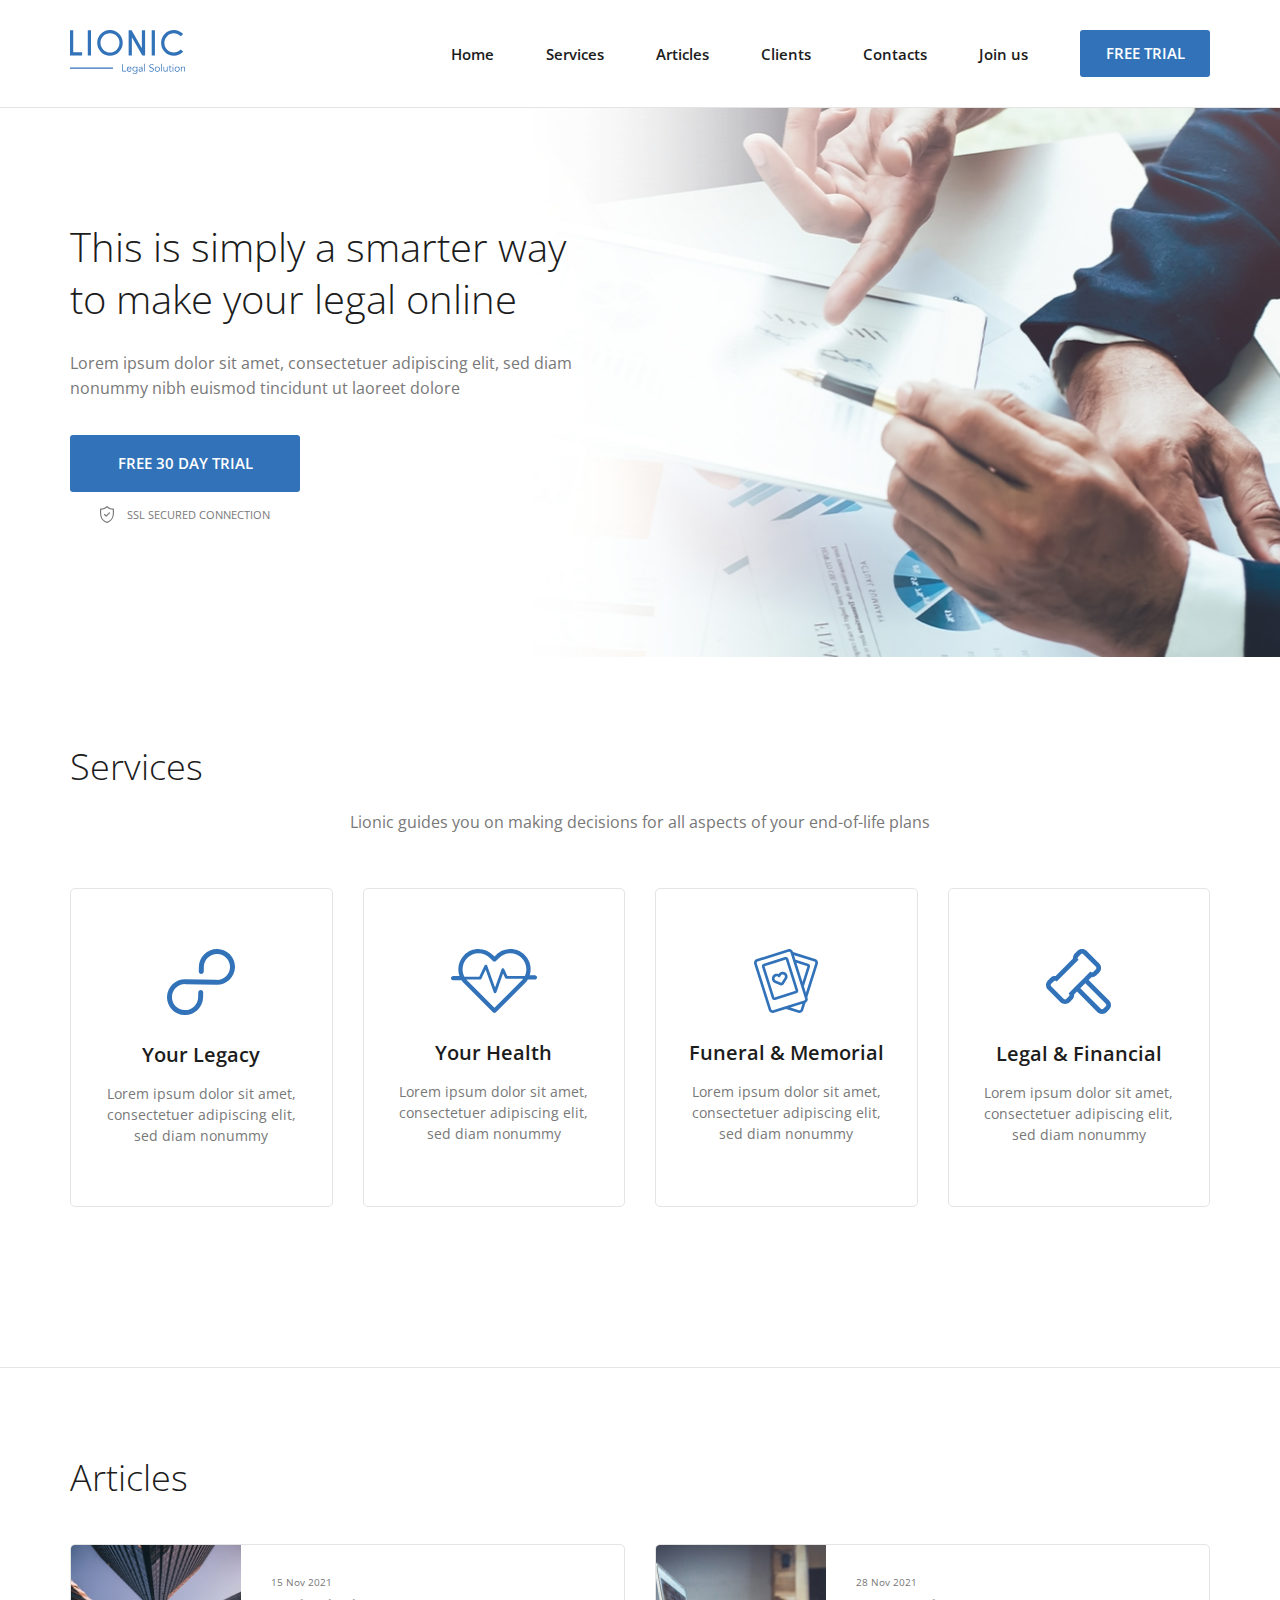
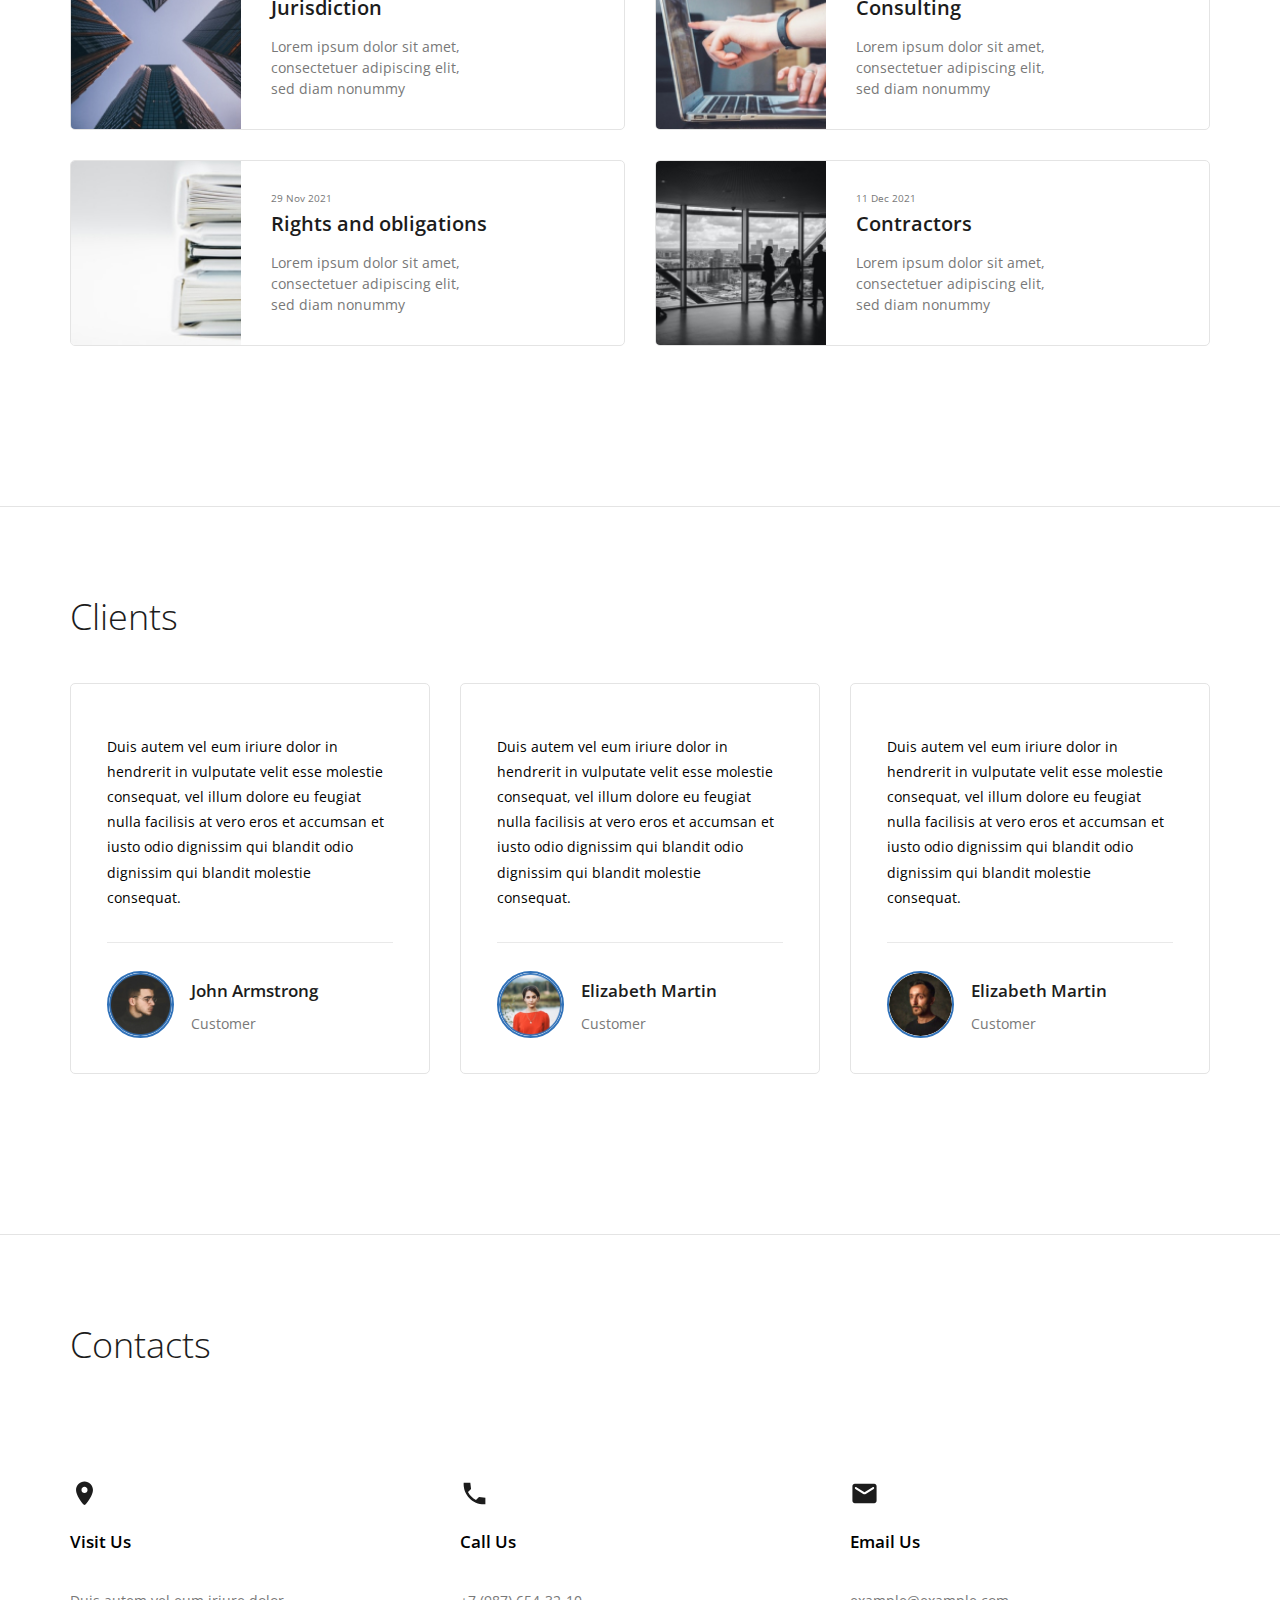
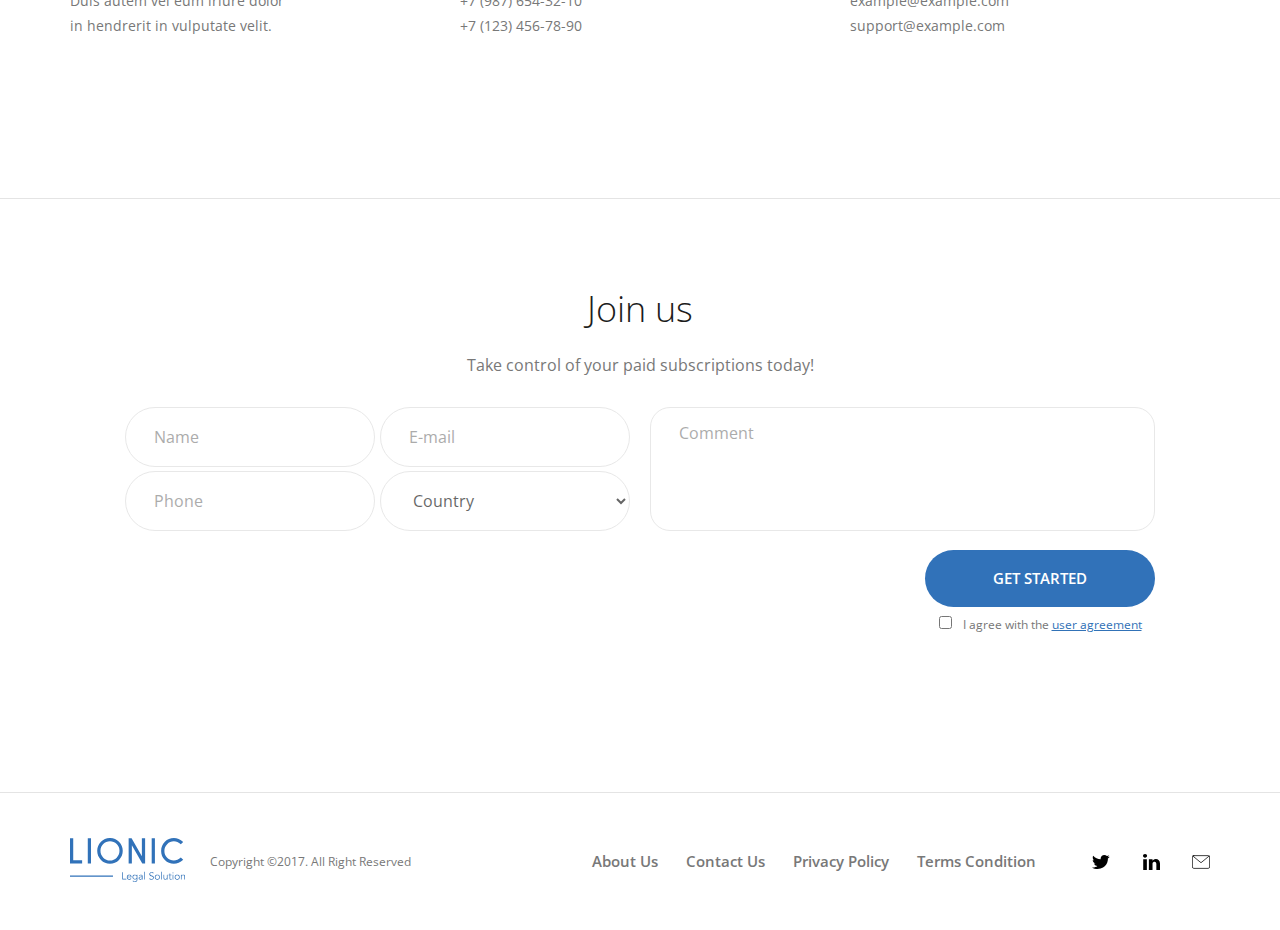
<file: Lionic_start/index.html>
<!DOCTYPE html>
<html lang="en">

<head>
	<meta charset="UTF-8" />
	<meta http-equiv="X-UA-Compatible" content="IE=edge" />
	<meta name="viewport" content="width=device-width, initial-scale=1.0" />
	<title>Lionic</title>
	<link rel="stylesheet" href="css/normalize.css">
	<link rel="stylesheet" href="css/style.css">
	<link rel="stylesheet" href="css/media.css">
</head>

<body>
	<header class="header">
		<div class="container flex header__container">
			<a href="#" class="header__logo">
				<img class="header__logo-img" src="img/logo.svg" alt="Logo" />
			</a>
			<nav class="header__nav">
				<ul class="header__list list-reset flex">
					<li class="header__list-item">
						<a href="#!hero" class="header__link">
							Home
						</a>
					</li>
					<li class="header__list-item">
						<a href="#!services" class="header__link">
							Services
						</a>
					</li>
					<li class="header__list-item">
						<a href="#!articles" class="header__link">
							Articles
						</a>
					</li>
					<li class="header__list-item">
						<a href="#clients" class="header__link">
							Clients
						</a>
					</li>
					<li class="header__list-item">
						<a href="#!contacts" class="header__link">
							Contacts
						</a>
					</li>
					<li class="header__list-item">
						<a href="#!join-us" class="header__link">
							Join us
						</a>
					</li>
				</ul>
			</nav>
			<button class="btn header__btn btn-reset">
				free trial
			</button>
			<button class="burger btn-reset">
				<span class="burger__line"></span>
				<span class="burger__line"></span>
				<span class="burger__line"></span>
			</button>
		</div>
	</header>

	<main class="main">
		<section id="hero" class="hero">
			<div class="container hero__container">
				<div class="hero__content flex">
					<h1 class="hero__title">
						This is&nbsp;simply a&nbsp;smarter way to&nbsp;make your legal
						online
					</h1>
					<p class="hero__descr">
						Lorem ipsum dolor sit amet, consectetuer adipiscing elit, sed diam
						nonummy nibh euismod tincidunt ut&nbsp;laoreet dolore
					</p>
					<div class="hero__wrap flex">
						<button class="btn hero__btn btn-reset">
							FREE 30 DAY TRIAL
						</button>
						<span class="hero__secure">
							SSL secured connection
						</span>
					</div>
				</div>
			</div>
		</section>
		<section id="services" class="services section-offset">
			<div class="container">
				<h2 class="section-title services__title">
					Services
				</h2>
				<p class="section-descr services__descr">
					Lionic guides you&nbsp;on making decisions for&nbsp;all aspects
					of your end-of-life plans
				</p>
				<ul class="services__list list-reset flex">
					<li class="services__list-item flex">
						<svg class="services__item-icon" width="68" height="66" viewBox="0 0 68 66" fill="none"
							xmlns="http://www.w3.org/2000/svg">
							<path
								d="M50.393 0.00398661C40.438 -0.212013 32.146 7.63799 31.9 17.512L31.776 22.483C31.742 23.839 32.833 24.973 34.2 25.003C35.567 25.032 36.713 23.947 36.746 22.591L36.871 17.62C37.049 10.471 43.062 4.77799 50.271 4.93399C57.478 5.09099 63.201 11.038 63.023 18.187C62.844 25.335 56.831 31.029 49.623 30.872L18.5 30.197C8.54499 29.981 0.252987 37.831 0.00698678 47.705C-0.240013 57.579 7.65099 65.78 17.607 65.995C27.562 66.211 35.854 58.362 36.1 48.488L36.223 43.572C36.257 42.215 35.166 41.082 33.799 41.052C32.432 41.022 31.286 42.108 31.252 43.464L31.129 48.38C30.951 55.529 24.938 61.222 17.729 61.066C10.522 60.909 4.79899 54.962 4.97699 47.813C5.15599 40.664 11.169 34.971 18.377 35.127L49.5 35.802C59.456 36.018 67.747 28.169 67.994 18.295C68.24 8.41999 60.349 0.219987 50.394 0.00498661L50.393 0.00398661Z"
								fill="#3172B9" />
						</svg>
						<h3 class="services__item-title">
							Your Legacy
						</h3>
						<p class="services__item-desc">
							Lorem ipsum dolor sit amet, consectetuer adipiscing elit, sed
							diam nonummy
						</p>
					</li>
					<li class="services__list-item flex">
						<svg class="services__item-icon" width="86" height="64" viewBox="0 0 86 64" fill="none"
							xmlns="http://www.w3.org/2000/svg">
							<path
								d="M79.622 20.272C79.622 22.336 79.316 24.352 78.726 26.27H83.868C85.045 26.27 86 27.227 86 28.406C86 29.586 85.045 30.541 83.868 30.541H77.47C77.268 30.541 77.073 30.513 76.888 30.461C76.0053 31.9743 74.9311 33.3675 73.692 34.606L44.972 63.374C44.7741 63.5725 44.539 63.73 44.2802 63.8375C44.0213 63.9449 43.7438 64.0002 43.4635 64.0002C43.1832 64.0002 42.9057 63.9449 42.6468 63.8375C42.388 63.73 42.1529 63.5725 41.955 63.374L13.233 34.606C12.1963 33.5688 11.2752 32.422 10.486 31.186C10.315 31.23 10.136 31.254 9.95 31.254H2.132C1.85176 31.2537 1.57431 31.1983 1.31551 31.0908C1.0567 30.9833 0.821595 30.8259 0.623621 30.6276C0.425646 30.4292 0.268677 30.1938 0.161676 29.9348C0.0546755 29.6758 -0.000261829 29.3983 9.38171e-07 29.118C9.38171e-07 27.938 0.955001 26.982 2.132 26.982H8.447C5.965 19.861 7.56 11.618 13.233 5.93801C15.1066 4.05015 17.3363 2.55313 19.793 1.5338C22.2497 0.514473 24.8843 -0.00687342 27.544 1.15198e-05C32.95 1.15198e-05 38.034 2.10901 41.856 5.93801L43.463 7.54701L45.07 5.93701C46.9438 4.04921 49.1737 2.55231 51.6306 1.53315C54.0874 0.513987 56.7222 -0.0071368 59.382 1.15198e-05C62.0417 -0.00681806 64.6763 0.514553 67.133 1.53388C69.5896 2.55321 71.8194 4.0502 73.693 5.93801C75.5791 7.8172 77.0741 10.0515 78.0918 12.5117C79.1094 14.972 79.6295 17.6096 79.622 20.272V20.272ZM70.678 8.95701C69.1987 7.46697 67.4383 6.28548 65.4989 5.48108C63.5595 4.67667 61.4796 4.26536 59.38 4.27101C57.2807 4.26563 55.2012 4.67706 53.2622 5.48146C51.3231 6.28586 49.563 7.46721 48.084 8.95701L44.969 12.077C44.7713 12.2754 44.5364 12.4329 44.2777 12.5403C44.019 12.6478 43.7416 12.7031 43.4615 12.7031C43.1814 12.7031 42.904 12.6478 42.6453 12.5403C42.3866 12.4329 42.1517 12.2754 41.954 12.077L38.84 8.95701C37.3608 7.46718 35.6005 6.28582 33.6613 5.48142C31.7221 4.67703 29.6424 4.26561 27.543 4.27101C25.4437 4.26546 23.3642 4.67682 21.4251 5.48123C19.486 6.28564 17.7259 7.46708 16.247 8.95701C11.173 14.04 10.232 21.718 13.425 27.763H28.236L33.538 16.479C33.783 15.959 34.277 15.634 34.891 15.663C35.1717 15.6764 35.4421 15.7726 35.6681 15.9396C35.8942 16.1065 36.0657 16.3367 36.161 16.601L44.051 38.487L50.542 20.168C50.6364 19.9007 50.8086 19.6678 51.0365 19.4992C51.2643 19.3306 51.5374 19.2341 51.8206 19.2221C52.1038 19.21 52.3842 19.283 52.6255 19.4316C52.8669 19.5802 53.0583 19.7977 53.175 20.056L56.351 27.051H73.852C76.612 21.125 75.554 13.842 70.677 8.95701H70.678ZM16.248 31.586L43.463 58.844L70.678 31.586C71.2253 31.038 71.7323 30.4512 72.195 29.83H55.736C55.179 29.83 54.373 29.573 54.143 29.064L52.046 24.444L45.404 43.189C45.204 43.755 44.67 44.135 44.069 44.136H44.066C43.466 44.136 42.933 43.76 42.729 43.196L34.653 20.798L30.426 29.794C30.192 30.292 29.99 30.541 29.439 30.541H15.293C15.593 30.901 15.912 31.249 16.248 31.586V31.586Z"
								fill="#3172B9" />
						</svg>
						<h3 class="services__item-title">
							Your Health
						</h3>
						<p class="services__item-desc">
							Lorem ipsum dolor sit amet, consectetuer adipiscing elit, sed
							diam nonummy
						</p>
					</li>
					<li class="services__list-item flex">
						<svg class="services__item-icon" width="64" height="64" viewBox="0 0 64 64" fill="none"
							xmlns="http://www.w3.org/2000/svg">
							<path
								d="M63.8101 15.073L53.3321 48.146L53.5791 48.926C53.7393 49.4264 53.7986 49.9537 53.7536 50.4772C53.7086 51.0008 53.5603 51.5102 53.3171 51.976C52.9241 52.732 52.3171 53.329 51.5701 53.704L51.5611 53.737L49.1941 61.207C48.8722 62.2171 48.1632 63.0585 47.2223 63.5469C46.2815 64.0354 45.1853 64.131 44.1741 63.813L32.0001 59.957L19.8261 63.813C18.8148 64.131 17.7187 64.0354 16.7778 63.5469C15.8369 63.0585 15.1279 62.2171 14.8061 61.207L0.188058 15.074C0.0280711 14.5735 -0.0310613 14.0462 0.0140824 13.5227C0.0592262 12.9991 0.20775 12.4897 0.451058 12.024C0.69167 11.5566 1.02267 11.1416 1.42487 10.8031C1.82706 10.4646 2.29245 10.2093 2.79406 10.052L33.9431 0.187C34.9542 -0.131631 36.0504 -0.0363451 36.9915 0.451969C37.9325 0.940283 38.6415 1.78178 38.9631 2.792L39.0401 3.034C39.0491 3.036 39.0581 3.037 39.0661 3.04L61.2061 10.053C61.7073 10.2103 62.1723 10.4654 62.5743 10.8035C62.9763 11.1417 63.3073 11.5561 63.5481 12.023C64.0401 12.973 64.1331 14.055 63.8101 15.073ZM48.4441 54.75L36.4161 58.559L44.9781 61.271C45.3153 61.3777 45.6811 61.3463 45.9951 61.1835C46.3092 61.0208 46.5458 60.7401 46.6531 60.403L48.4441 54.75ZM51.0371 49.732L36.4211 3.598C36.3142 3.26106 36.078 2.98029 35.7644 2.81736C35.4507 2.65442 35.0852 2.62264 34.7481 2.729L3.60006 12.595C3.26006 12.702 2.98306 12.935 2.81906 13.252C2.73787 13.4073 2.68829 13.5771 2.67319 13.7517C2.65808 13.9263 2.67775 14.1021 2.73106 14.269L17.3471 60.402C17.5691 61.103 18.3201 61.492 19.0211 61.271L31.5611 57.299C31.5891 57.289 31.6171 57.279 31.6461 57.272L50.1691 51.405C50.5091 51.298 50.7861 51.065 50.9491 50.748C51.1141 50.432 51.1451 50.071 51.0371 49.731V49.732ZM48.4971 32.885L53.4461 17.265L42.4451 13.781L48.4971 32.885ZM61.1801 13.25C61.0998 13.0945 60.9896 12.9565 60.8557 12.8439C60.7218 12.7313 60.567 12.6464 60.4001 12.594L40.0231 6.14L41.4691 10.701C41.5571 10.711 41.6451 10.729 41.7321 10.757L54.2501 14.722C54.5841 14.8269 54.894 14.9969 55.1619 15.2223C55.4299 15.4477 55.6505 15.7239 55.8111 16.035C55.9734 16.3456 56.0726 16.6852 56.1028 17.0344C56.133 17.3835 56.0937 17.7352 55.9871 18.069L49.8951 37.297L51.9331 43.731L61.2681 14.267C61.3751 13.927 61.3441 13.567 61.1801 13.25ZM30.9401 23.336C31.5152 23.6323 32.0259 24.0398 32.4425 24.5349C32.8591 25.0299 33.1733 25.6027 33.3671 26.22C33.5725 26.8654 33.633 27.5483 33.5443 28.2198C33.4557 28.8913 33.22 29.535 32.8541 30.105L29.6411 35.126C29.3916 35.5142 29.0489 35.8336 28.6441 36.0552C28.2393 36.2767 27.7855 36.3932 27.3241 36.394C26.9701 36.394 26.6161 36.326 26.2841 36.19L20.7651 33.936C20.1378 33.6806 19.5745 33.29 19.1154 32.792C18.6563 32.2941 18.3127 31.701 18.1091 31.055C17.9119 30.4388 17.8389 29.7897 17.8943 29.1451C17.9498 28.5006 18.1326 27.8734 18.4321 27.3C18.7284 26.7249 19.1359 26.2142 19.631 25.7976C20.126 25.3811 20.6988 25.0668 21.3161 24.873C22.3839 24.5378 23.5338 24.5745 24.5781 24.977C25.1998 24.0462 26.1189 23.3539 27.1851 23.013C27.8013 22.8161 28.4504 22.7433 29.0949 22.7987C29.7394 22.8541 30.3665 23.0368 30.9401 23.336ZM30.8251 27.025C30.7361 26.742 30.5919 26.4795 30.4009 26.2526C30.2098 26.0257 29.9757 25.8389 29.7121 25.703C29.4491 25.5656 29.1615 25.4818 28.8659 25.4564C28.5703 25.431 28.2726 25.4645 27.9901 25.555C27.6178 25.6716 27.2823 25.8833 27.0168 26.1692C26.7513 26.455 26.565 26.8051 26.4761 27.185C26.4221 27.4083 26.3114 27.6139 26.1547 27.7819C25.998 27.9499 25.8006 28.0747 25.5816 28.1441C25.3626 28.2135 25.1294 28.2251 24.9045 28.178C24.6797 28.1309 24.4708 28.0265 24.2981 27.875C24.0064 27.6158 23.6523 27.4371 23.2705 27.3565C22.8888 27.2758 22.4926 27.296 22.1211 27.415C21.838 27.5042 21.5755 27.6487 21.3488 27.8401C21.122 28.0315 20.9355 28.266 20.8001 28.53C20.6627 28.793 20.5789 29.0806 20.5535 29.3762C20.5281 29.6718 20.5616 29.9694 20.6521 30.252C20.8271 30.805 21.2371 31.249 21.7751 31.469L27.2931 33.723C27.3114 33.731 27.3322 33.7317 27.3511 33.725C27.3696 33.7194 27.3856 33.7074 27.3961 33.691L30.6091 28.669C30.9231 28.179 31.0021 27.581 30.8261 27.027L30.8251 27.025ZM44.1721 40.932C44.2788 41.2656 44.3183 41.6171 44.2882 41.966C44.2582 42.315 44.1592 42.6545 43.9971 42.965C43.8365 43.2764 43.6158 43.5529 43.3477 43.7785C43.0796 44.004 42.7694 44.1742 42.4351 44.279L21.2401 50.994C20.5659 51.2062 19.835 51.1426 19.2077 50.817C18.5803 50.4914 18.1076 49.9305 17.8931 49.257L8.01306 18.07C7.90624 17.7362 7.8667 17.3846 7.89674 17.0355C7.92678 16.6863 8.0258 16.3466 8.18806 16.036C8.34862 15.7249 8.56923 15.4487 8.83717 15.2233C9.1051 14.9979 9.41503 14.8279 9.74906 14.723L30.9451 8.009C31.6194 7.79619 32.3506 7.85955 32.9782 8.18519C33.6059 8.51083 34.0788 9.07215 34.2931 9.746L44.1721 40.932ZM41.6301 41.737L31.7501 10.551L21.9781 13.645L10.5531 17.264L20.4331 48.45L41.6301 41.737Z"
								fill="#3172B9" />
						</svg>
						<h3 class="services__item-title">
							Funeral &amp;&nbsp;Memorial
						</h3>
						<p class="services__item-desc">
							Lorem ipsum dolor sit amet, consectetuer adipiscing elit, sed
							diam nonummy
						</p>
					</li>
					<li class="services__list-item flex">
						<svg class="services__item-icon" width="65" height="65" viewBox="0 0 65 65" fill="none"
							xmlns="http://www.w3.org/2000/svg">
							<g clip-path="url(#clip0_7_69)">
								<path
									d="M63.131 51.506C64.3269 52.7045 64.9985 54.3285 64.9985 56.0215C64.9985 57.7146 64.3269 59.3385 63.131 60.537L60.54 63.13C59.9482 63.7249 59.2442 64.1965 58.4689 64.5175C57.6935 64.8385 56.8622 65.0025 56.023 65C55.184 65.0024 54.3529 64.8384 53.5777 64.5174C52.8025 64.1964 52.0987 63.7249 51.507 63.13L30.988 42.613L28.126 45.475C28.2028 46.397 28.077 47.3246 27.7574 48.1928C27.4378 49.061 26.9322 49.8488 26.276 50.501L23.55 53.227C22.9583 53.8218 22.2545 54.2934 21.4793 54.6143C20.7042 54.9353 19.873 55.0994 19.034 55.097C18.1952 55.0993 17.3642 54.9352 16.5892 54.6142C15.8142 54.2932 15.1106 53.8217 14.519 53.227L1.86503 40.575C0.66925 39.3767 -0.00231934 37.7529 -0.00231934 36.06C-0.00231934 34.3671 0.66925 32.7434 1.86503 31.545L4.59103 28.819C5.24326 28.1629 6.03107 27.6573 6.89928 27.3377C7.76748 27.0182 8.69507 26.8923 9.61703 26.969L26.97 9.61902C26.8953 8.69769 27.0219 7.77112 27.341 6.90358C27.6601 6.03605 28.1641 5.24832 28.818 4.59502L31.543 1.87002C32.1347 1.27539 32.8383 0.803958 33.6133 0.48298C34.3883 0.162003 35.2192 -0.00214761 36.058 2.1214e-05C37.764 2.1214e-05 39.368 0.664021 40.574 1.87002L53.227 14.522C54.4226 15.7205 55.094 17.3442 55.094 19.037C55.094 20.7298 54.4226 22.3536 53.227 23.552L50.502 26.278C49.8497 26.9342 49.0617 27.4398 48.1933 27.7594C47.3249 28.079 46.3972 28.2048 45.475 28.128L42.613 30.99L63.131 51.506ZM31.164 35.784L35.783 31.165L39.243 27.705L44.398 22.551L44.798 22.951C45.126 23.279 45.556 23.443 45.986 23.443C46.416 23.443 46.846 23.279 47.175 22.951L49.9 20.226C50.0561 20.07 50.1798 19.8848 50.2643 19.681C50.3487 19.4771 50.3922 19.2587 50.3922 19.038C50.3922 18.8174 50.3487 18.5989 50.2643 18.3951C50.1798 18.1912 50.0561 18.006 49.9 17.85L37.246 5.19702C37.0901 5.04084 36.905 4.91699 36.7011 4.83256C36.4972 4.74813 36.2787 4.70479 36.058 4.70502C35.628 4.70502 35.198 4.86902 34.87 5.19702L32.144 7.92202C31.9879 8.07804 31.864 8.26332 31.7794 8.46725C31.6949 8.67118 31.6514 8.88977 31.6514 9.11052C31.6514 9.33128 31.6949 9.54987 31.7794 9.7538C31.864 9.95773 31.9879 10.143 32.144 10.299L32.544 10.699L10.694 32.546L10.294 32.146C10.1381 31.9898 9.95296 31.866 9.74909 31.7816C9.54523 31.6971 9.32669 31.6538 9.10603 31.654C8.67603 31.654 8.24603 31.818 7.91803 32.146L5.19303 34.87C5.03701 35.026 4.91325 35.2112 4.82881 35.4151C4.74437 35.6189 4.70091 35.8374 4.70091 36.058C4.70091 36.2787 4.74437 36.4971 4.82881 36.701C4.91325 36.9048 5.03701 37.09 5.19303 37.246L17.846 49.9C18.174 50.228 18.604 50.392 19.034 50.392C19.464 50.392 19.894 50.228 20.223 49.9L22.948 47.175C23.1042 47.019 23.2281 46.8337 23.3126 46.6298C23.3971 46.4259 23.4407 46.2073 23.4407 45.9865C23.4407 45.7658 23.3971 45.5472 23.3126 45.3433C23.2281 45.1393 23.1042 44.954 22.948 44.798L22.548 44.398L27.703 39.244L31.164 35.784ZM59.804 54.834L39.285 34.317L34.315 39.287L54.835 59.803C55.162 60.131 55.593 60.295 56.023 60.295C56.453 60.295 56.883 60.131 57.211 59.803L59.804 57.21C59.9601 57.054 60.0838 56.8688 60.1683 56.665C60.2527 56.4611 60.2962 56.2427 60.2962 56.022C60.2962 55.8014 60.2527 55.5829 60.1683 55.3791C60.0838 55.1752 59.9601 54.99 59.804 54.834Z"
									fill="#3172B9" />
							</g>
							<defs>
								<clipPath id="clip0_7_69">
									<rect width="65" height="65" fill="white" />
								</clipPath>
							</defs>
						</svg>
						<h3 class="services__item-title">
							Legal &amp;&nbsp;Financial
						</h3>
						<p class="services__item-desc">
							Lorem ipsum dolor sit amet, consectetuer adipiscing elit, sed
							diam nonummy
						</p>
					</li>
				</ul>
			</div>
		</section>
		<section id="articles" class="articles section-offset">
			<div class="container">
				<h2 class="section-title articles__title">
					Articles
				</h2>
				<ul class="articles__list list-reset flex">
					<li class="articles__list-item">
						<article class="articles__blog-preview">
							<a class="articles__blog-preview-link flex" href="#!">
								<img src="img/blog-1.jpg" alt="Blog photo 1" class="articles__preview-image" />
								<div class="articles__preview-text">
									<time class="articles__preview-time" datetime="2021-11-19 23:45">
										15&nbsp;Nov 2021
									</time>
									<h3 class="articles__preview-title">
										Jurisdiction
									</h3>
									<p class="articles__preview-desc">
										Lorem ipsum dolor sit amet, consectetuer adipiscing elit, sed
										diam nonummy
									</p>
								</div>
							</a>
						</article>
					</li>
					<li class="articles__list-item">
						<article class="articles__blog-preview">
							<a class="articles__blog-preview-link flex" href="#!">
								<img src="img/blog-2.jpg" alt="Blog photo 2" class="articles__preview-image" />
								<div class="articles__preview-text">
									<time class="articles__preview-time" datetime="2021-11-19 23:45">
										28&nbsp;Nov 2021
									</time>
									<h3 class="articles__preview-title">
										Consulting
									</h3>
									<p class="articles__preview-desc">
										Lorem ipsum dolor sit amet, consectetuer adipiscing elit, sed
										diam nonummy
									</p>
								</div>
							</a>
						</article>
					</li>
					<li class="articles__list-item">
						<article class="articles__blog-preview">
							<a class="articles__blog-preview-link flex" href="#!">
								<img src="img/blog-3.jpg" alt="Blog photo 3" class="articles__preview-image" />
								<div class="articles__preview-text">
									<time class="articles__preview-time" datetime="2021-11-19 23:45">
										29&nbsp;Nov 2021
									</time>
									<h3 class="articles__preview-title">
										Rights and obligations
									</h3>
									<p class="articles__preview-desc">
										Lorem ipsum dolor sit amet, consectetuer adipiscing elit, sed
										diam nonummy
									</p>
								</div>
							</a>
						</article>
					</li>
					<li class="articles__list-item">
						<article class="articles__blog-preview">
							<a class="articles__blog-preview-link flex" href="#!">
								<img src="img/blog-4.jpg" alt="Blog photo 4" class="articles__preview-image" />
								<div class="articles__preview-text">
									<time class="articles__preview-time" datetime="2021-11-19 23:45">
										11&nbsp;Dec 2021
									</time>
									<h3 class="articles__preview-title">
										Contractors
									</h3>
									<p class="articles__preview-desc">
										Lorem ipsum dolor sit amet, consectetuer adipiscing elit, sed
										diam nonummy
									</p>
								</div>
							</a>
						</article>
					</li>
				</ul>
			</div>
		</section>
		<section id="clients" class="clients section-offset">
			<div class="container">
				<h2 class="section-title clients__title">
					Clients
				</h2>
				<ul class="clients__list list-reset flex">
					<li class="client__list-item flex">
						<p class="clients__desc">
							Duis autem vel eum iriure dolor in hendrerit in vulputate velit
							esse molestie consequat, vel illum dolore eu feugiat nulla
							facilisis at vero eros et accumsan et iusto odio dignissim qui
							blandit odio dignissim qui blandit molestie consequat.
						</p>
						<div class="clients__user flex">
							<div class="clients__avatar">
								<img class="clients__img" src="img/client-1.jpg" alt="John Armstrong" />
							</div>
							<div class="clients__text">
								<div class="clients__name">
									John Armstrong
								</div>
								<span class="clients__posts">
									Customer
								</span>
							</div>
						</div>
					</li>
					<li class="client__list-item flex">
						<p class="clients__desc">
							Duis autem vel eum iriure dolor in hendrerit in vulputate velit
							esse molestie consequat, vel illum dolore eu feugiat nulla
							facilisis at vero eros et accumsan et iusto odio dignissim qui
							blandit odio dignissim qui blandit molestie consequat.
						</p>
						<div class="clients__user flex">
							<div class="clients__avatar">
								<img class="clients__img" src="img/client-2.jpg" alt="Elizabeth Martin" />
							</div>
							<div class="clients__text">
								<div class="clients__name">
									Elizabeth Martin
								</div>
								<span class="clients__posts">
									Customer
								</span>
							</div>
						</div>
					</li>
					<li class="client__list-item flex">
						<p class="clients__desc">
							Duis autem vel eum iriure dolor in hendrerit in vulputate velit
							esse molestie consequat, vel illum dolore eu feugiat nulla
							facilisis at vero eros et accumsan et iusto odio dignissim qui
							blandit odio dignissim qui blandit molestie consequat.
						</p>
						<div class="clients__user flex">
							<div class="clients__avatar">
								<img class="clients__img" src="img/client-3.jpg" alt="Robin Soutby" />
							</div>
							<div class="clients__text">
								<div class="clients__name">
									Elizabeth Martin
								</div>
								<span class="clients__posts">
									Customer
								</span>
							</div>
						</div>
					</li>
				</ul>
			</div>
		</section>
		<section id="contacts" class="contacts section-offset">
			<div class="container">
				<h2 class="section-title contacts__title">
					Contacts
				</h2>
				<address class="contacts__address">
					<ul class="contacts__list list-reset flex">
						<li class="contacts__list-item flex contacts__img-address">
							<span class="contacts__item-title">
								Visit Us
							</span>
							<p class="contacts__item-desc">
								Duis autem vel eum iriure dolor in&nbsp;hendrerit
								in&nbsp;vulputate velit.
							</p>
						</li>
						<li class="contacts__list-item flex contacts__img-phone">
							<span class="contacts__item-title">
								Call Us
							</span>
							<a href="tel:+7987543210" class="contacts__item-link">
								+7 (987) 654-32-10
							</a>
							<a href="tel:+71234567890" class="contacts__item-link">
								+7 (123) 456-78-90
							</a>
						</li>
						<li class="contacts__list-item flex contacts__img-mail">
							<span class="contacts__item-title">
								Email Us
							</span>
							<a href="mailto:exmple@example.com" class="contacts__item-link">
								example@example.com
							</a>
							<a href="support@example.com" class="contacts__item-link">
								support@example.com
							</a>
						</li>
					</ul>
				</address>
			</div>
		</section>
		<section id="join-us" class="join-us section-offset">
			<div class="container">
				<h2 class="section-title join-us__title">
					Join us
				</h2>
				<p class="section-descr join-us__descr">
					Take control of&nbsp;your paid subscriptions today!
				</p>
				<form class="form" action="https://jsonplaceholder.typicode.com/posts" method="POST">
					<div class="form__top flex">
						<div class="form__left flex">
							<input class="form__input" type="text" name="name" placeholder="Name" required>
							<input class="form__input" type="email" name="email" placeholder="E-mail" required>
							<input class="form__input" type="tel" name="phone" placeholder="Phone" required>
							<select class="form__select" name="country">
								<option class="form__option-title" value="Country" disabled selected>Country</option>
								<option value="United Kingdom">United Kingdom</option>
								<option value="United States">United States</option>
								<option value="France">France</option>
								<option value="Germany">Germany</option>
								<option value="Spain">Spain</option>
								<option value="Estonia">Estonia</option>
							</select>
						</div>
						<div class="form__right">
							<textarea class="form__textarea" name="comment" placeholder="Comment"></textarea>
						</div>
					</div>
					<div class="form__bottom flex">
						<div class="form__wrapper flex">
							<button class="form__btn btn btn-reset">
								get started
							</button>
							<label class="form__check">
								<input class="form__input-check" type="checkbox" recuared>
								I agree with the <a href="#" class="form__link">
									user agreement
								</a>
							</label>
						</div>
					</div>
				</form>
			</div>
		</section>
	</main>

	<footer class="footer">
		<div class="container flex footer__container">
			<div class="footer__left flex">
				<a href="#" class="footer__logo">
					<img src="img/logo.svg" alt="Logo" class="footer__logo-img">
				</a>
				<small class="footer__copy">
					Copyright &copy;2017. All Right Reserved
				</small>
			</div>
			<div class="footer__right flex">
				<nav class="footer__nav">
					<ul class="footer__list list-reset flex">
						<li class="footer__list-item">
							<a href="#" class="footer__link">
								About Us
							</a>
						</li>
						<li class="footer__list-item">
							<a href="#" target="_blank" class="footer__link">
								Contact Us
							</a>
						</li>
						<li class="footer__list-item">
							<a href="#" target="_blank" class="footer__link">
								Privacy Policy
							</a>
						</li>
						<li class="footer__list-item">
							<a href="#" target="_blank" class="footer__link">
								Terms Condition
							</a>
						</li>
					</ul>
				</nav>
				<ul class="social-list list-reset flex">
					<li class="social-list__item">
						<a href="#" target="_blank" class="social-list__link social-list__tw">
							<svg width="18" height="14" viewBox="0 0 18 14" fill="none" xmlns="http://www.w3.org/2000/svg">
								<g clip-path="url(#clip0_32_164)">
									<path
										d="M17.719 1.65632C17.0672 1.93749 16.3672 2.12756 15.6312 2.213C16.3824 1.77569 16.9578 1.08271 17.2295 0.257952C16.516 0.66998 15.7351 0.960048 14.9207 1.11556C14.258 0.428779 13.313 0 12.2675 0C10.2607 0 8.63311 1.58169 8.63311 3.53391C8.63311 3.81052 8.66516 4.08038 8.72676 4.33947C5.70575 4.19186 3.02744 2.78497 1.2347 0.647183C0.921659 1.16929 0.742478 1.77633 0.742478 2.42402C0.742478 3.64991 1.38427 4.73153 2.35946 5.36512C1.78217 5.34773 1.21754 5.19623 0.712779 4.9233V4.96795C0.712779 6.68033 1.96554 8.10817 3.6285 8.4329C3.32302 8.51427 3.00243 8.55679 2.67076 8.55679C2.43627 8.55679 2.20876 8.53521 1.98651 8.49457C2.44908 9.89809 3.7915 10.9197 5.38164 10.9486C4.13761 11.8967 2.57008 12.4619 0.867562 12.4619C0.574324 12.4619 0.284511 12.4449 0 12.4115C1.60887 13.4145 3.51914 14 5.57194 14C12.2576 14 15.914 8.61508 15.914 3.94522C15.914 3.79191 15.9105 3.63974 15.9029 3.48812C16.6153 2.98716 17.2303 2.36688 17.719 1.65632Z" />
								</g>
								<defs>
									<clipPath id="clip0_32_164">
										<rect width="18" height="14" fill="white" />
									</clipPath>
								</defs>
							</svg>

						</a>
					</li>
					<li class="social-list__item">
						<a href="#" target="_blank" class="social-list__link social-list__linkedin">
							<svg width="17" height="16" viewBox="0 0 17 16" fill="none" xmlns="http://www.w3.org/2000/svg">
								<g clip-path="url(#clip0_32_166)">
									<path
										d="M3.85973 15.999V5.20386H0.215035V15.999H3.85973ZM2.03785 3.72907C3.30882 3.72907 4.09994 2.90013 4.09994 1.86422C4.07626 0.804959 3.30887 -0.000976562 2.06197 -0.000976562C0.815269 -0.000976562 0 0.804975 0 1.86422C0 2.90018 0.790923 3.72907 2.01406 3.72907H2.03774H2.03785ZM5.87706 15.999H9.52175V9.97048C9.52175 9.64784 9.54543 9.32554 9.64168 9.0949C9.90516 8.45027 10.5049 7.78262 11.5117 7.78262C12.8305 7.78262 13.3582 8.77258 13.3582 10.2238V15.999H17.0026V9.8091C17.0026 6.49325 15.2045 4.95042 12.8065 4.95042C10.8404 4.95042 9.9771 6.03237 9.49751 6.76928H9.52184V5.20363H5.87714C5.92497 6.21659 5.87714 15.9988 5.87714 15.9988L5.87706 15.999Z" />
								</g>
								<defs>
									<clipPath id="clip0_32_166">
										<rect width="17" height="16" fill="white" />
									</clipPath>
								</defs>
							</svg>

						</a>
					</li>
					<li class="social-list__item">
						<a href="#" target="_blank" class="social-list__link social-list__mail">
							<svg width="24" height="18" viewBox="0 0 24 18" fill="none" xmlns="http://www.w3.org/2000/svg">
								<path
									d="M2.4 0.5H21.6C22.6747 0.5 23.5 1.31855 23.5 2.25V15.75C23.5 16.6814 22.6747 17.5 21.6 17.5H2.4C1.32525 17.5 0.5 16.6814 0.5 15.75V2.25C0.5 1.31855 1.32525 0.5 2.4 0.5Z"
									stroke-linecap="round" stroke-linejoin="round" />
								<path d="M22.8478 1.0625L12 9.93794L1.15222 1.0625" " stroke-linecap=" round" stroke-linejoin="round" />
							</svg>
						</a>
					</li>
				</ul>
			</div>
		</div>
	</footer>
</body>

</html>
</file>
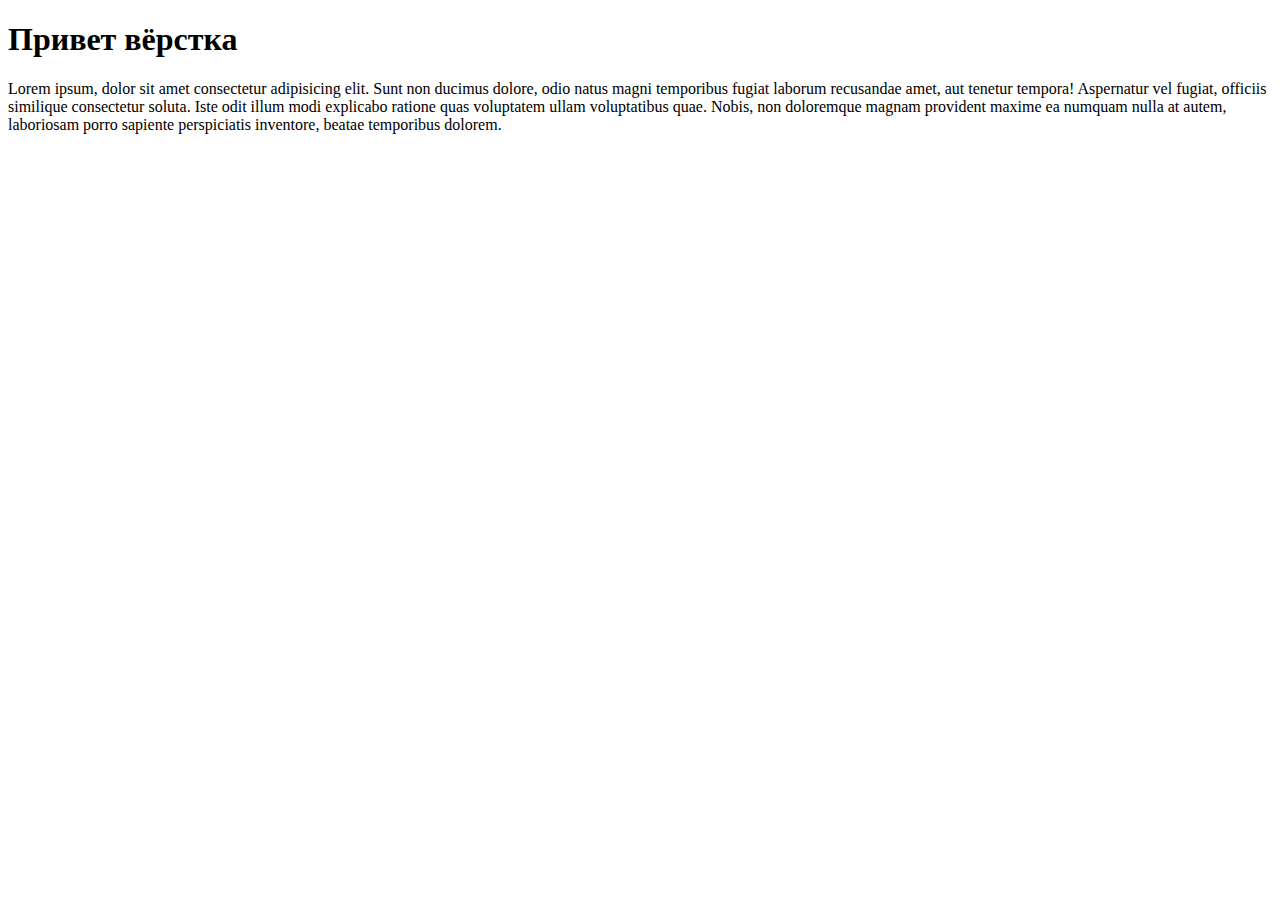
<file: 1.Start/Homework/index.html>
<!DOCTYPE html>
<html lang="en">
<head>
	<meta charset="UTF-8">
	<meta http-equiv="X-UA-Compatible" content="IE=edge">
	<meta name="viewport" content="width=device-width, initial-scale=1.0">
	<title>Домашняя работа 1.7</title>
</head>
<body>
	<h1>Привет вёрстка</h1>
	<p>Lorem ipsum, dolor sit amet consectetur adipisicing elit. Sunt non ducimus dolore, odio natus magni temporibus fugiat laborum recusandae amet, aut tenetur tempora! Aspernatur vel fugiat, officiis similique consectetur soluta.
	Iste odit illum modi explicabo ratione quas voluptatem ullam voluptatibus quae. Nobis, non doloremque magnam provident maxime ea numquam nulla at autem, laboriosam porro sapiente perspiciatis inventore, beatae temporibus dolorem.</p>
</body>
</html>
</file>
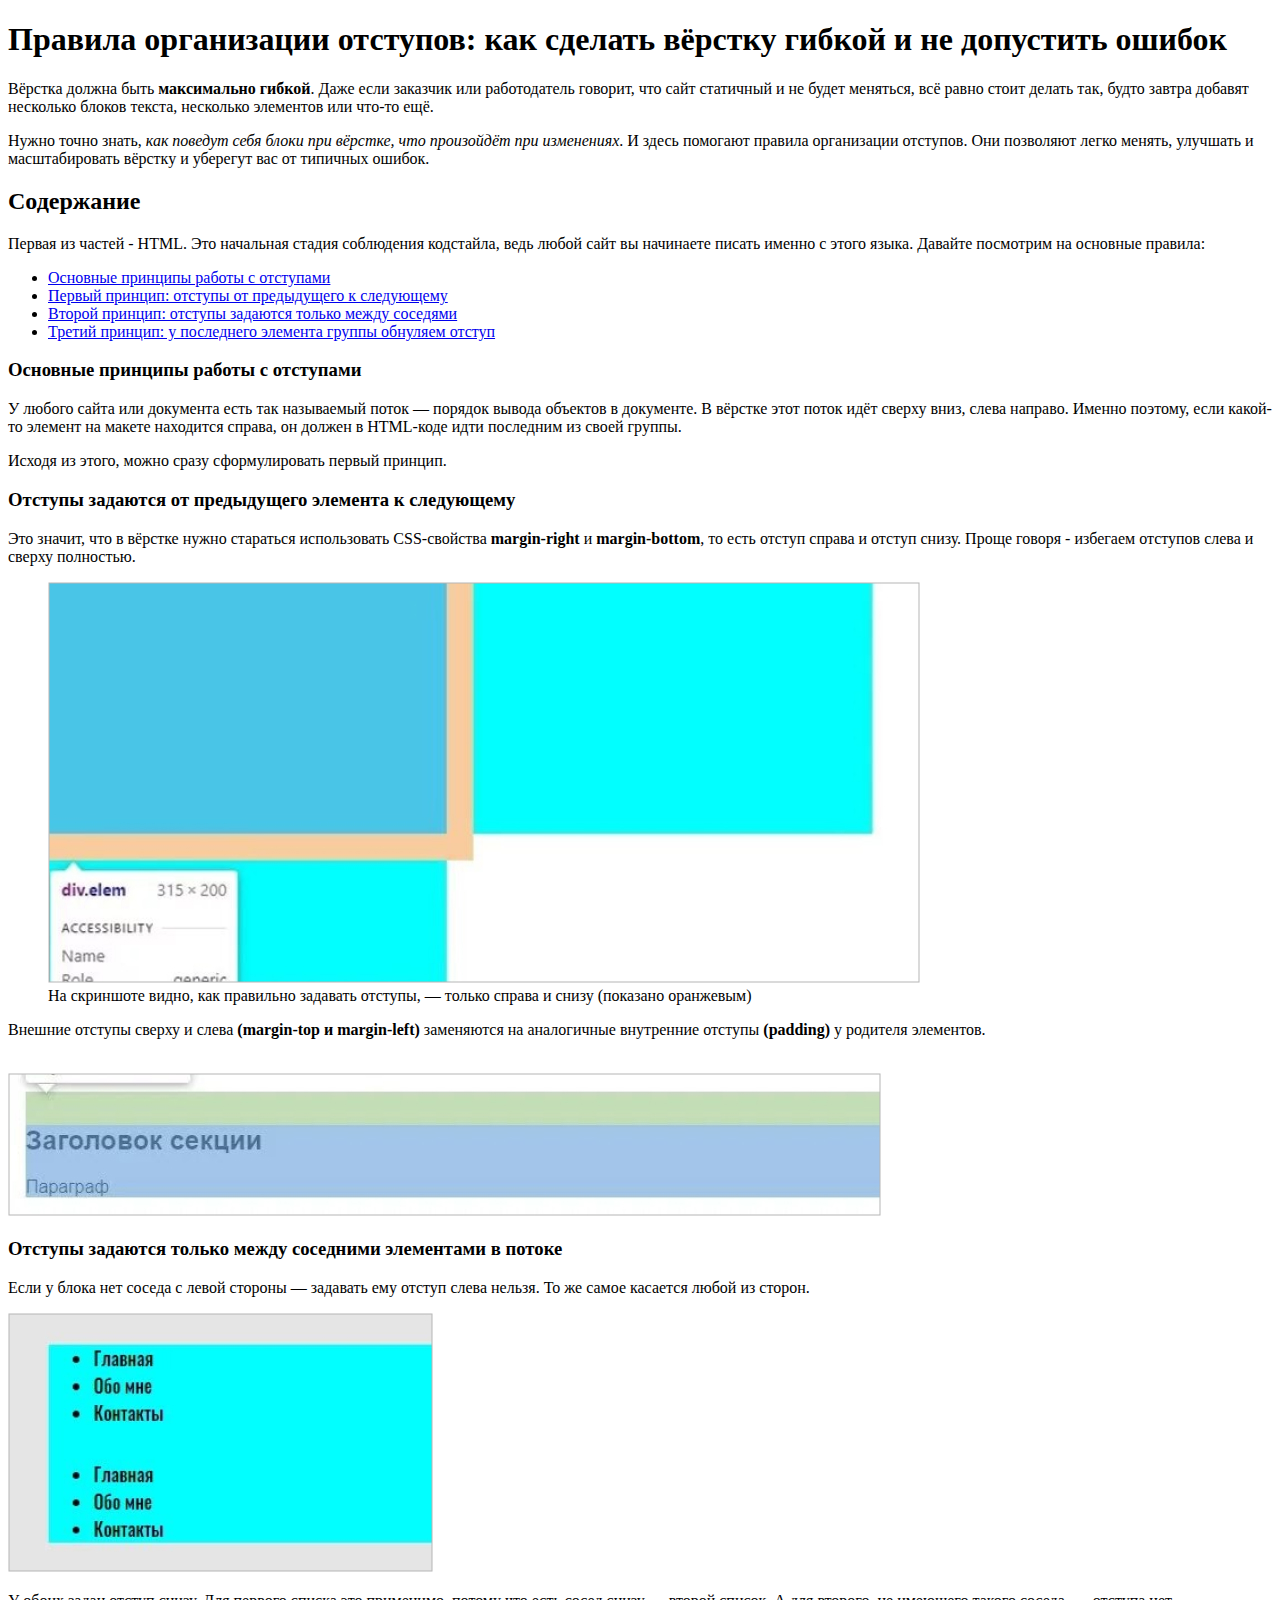
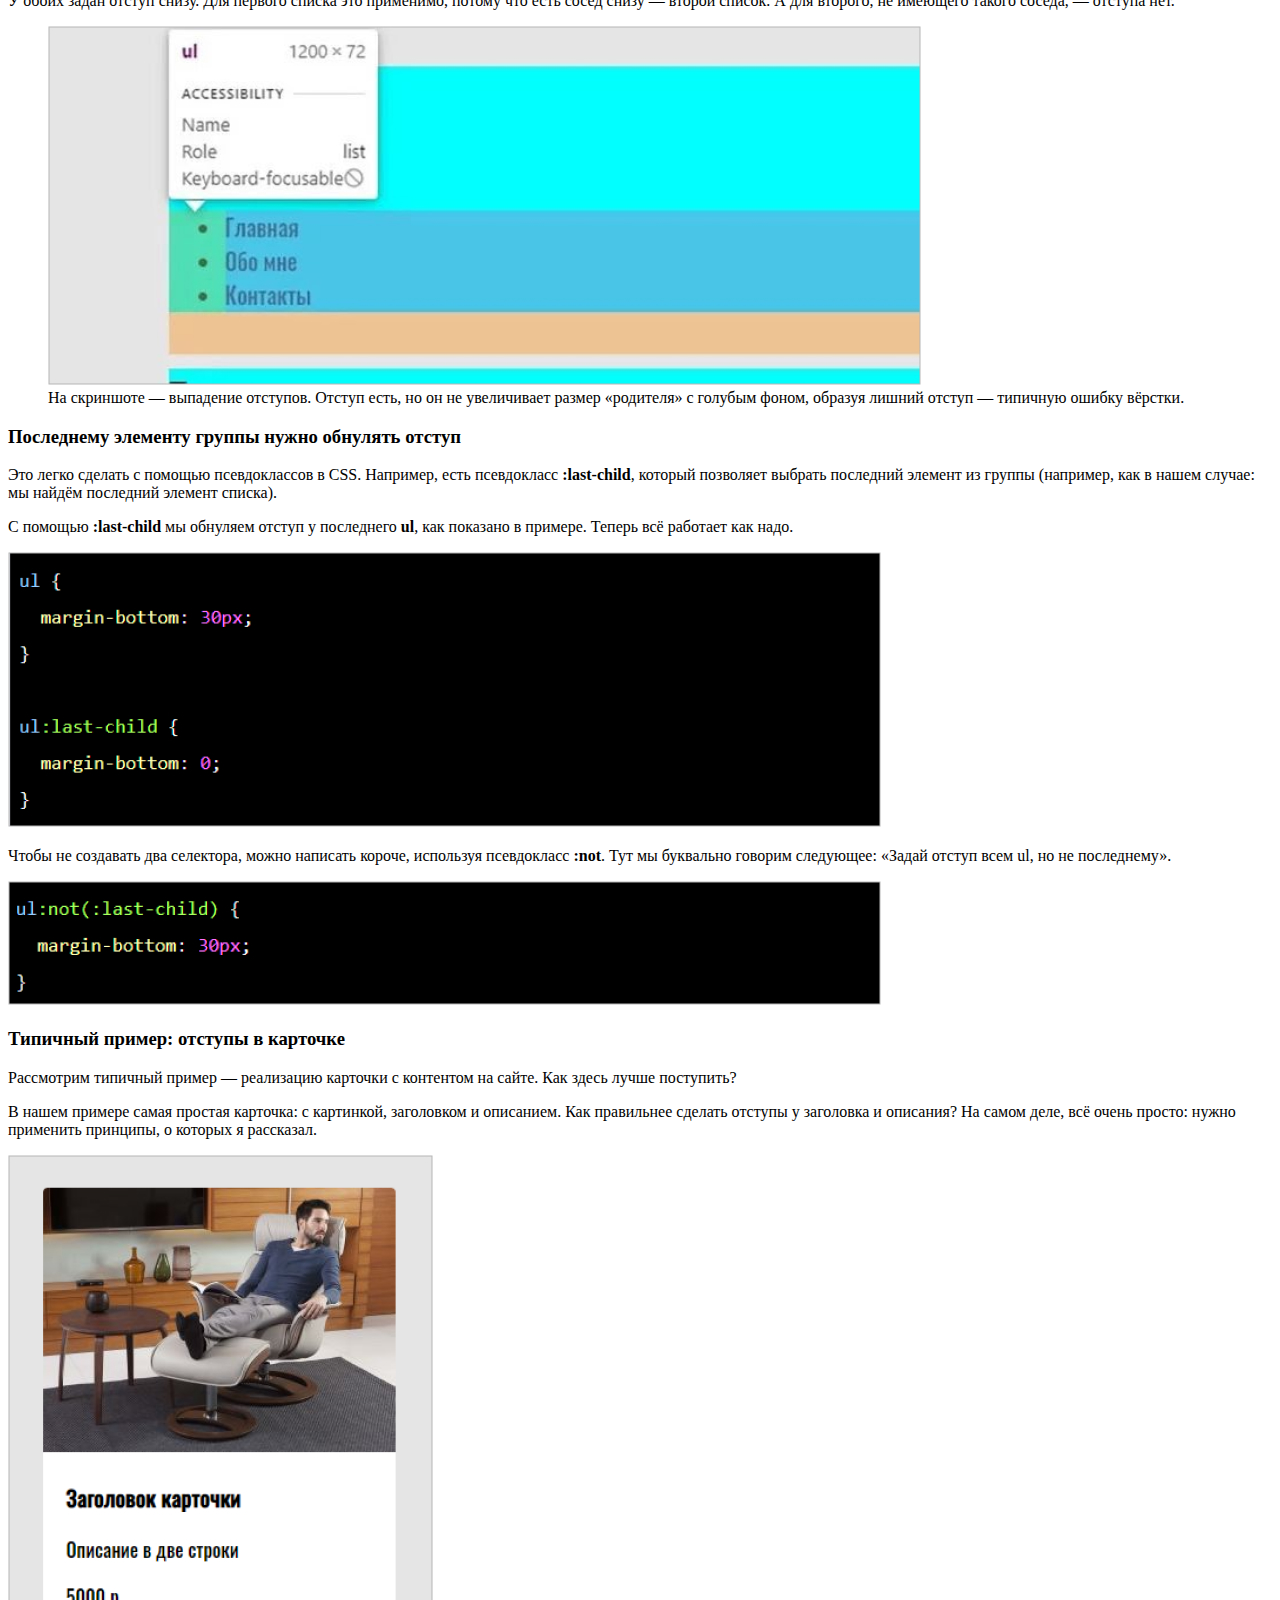
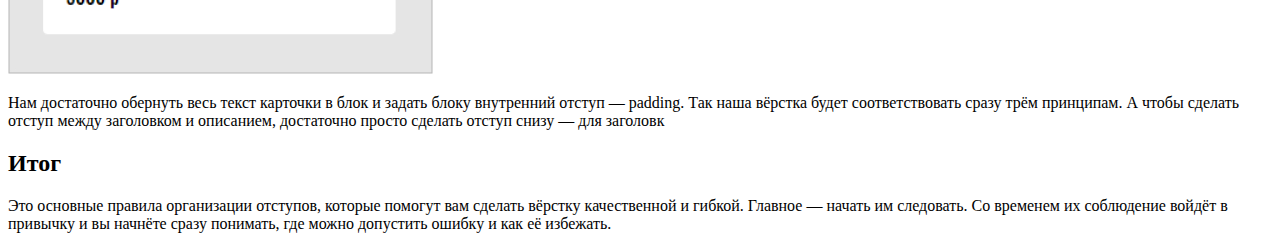
<file: 2.Basic HTML/article.html>
<!DOCTYPE html>
<html lang="ru">

<head>
	<meta charset="UTF-8">
	<meta http-equiv="X-UA-Compatible" content="IE=edge">
	<meta name="viewport" content="width=device-width, initial-scale=1.0">
	<title>Страница статьи</title>
</head>

<body>
	<h1>
		Правила организации отступов: как сделать вёрстку гибкой и не допустить ошибок
	</h1>
	<p>
		Вёрстка должна быть <strong>максимально гибкой</strong>. Даже если заказчик или работодатель говорит, что сайт
		статичный и не будет
		меняться, всё равно стоит делать так, будто завтра добавят несколько блоков текста, несколько элементов или что-то
		ещё.
	</p>
	<p>Нужно точно знать, <em>как поведут себя блоки при вёрстке, что произойдёт при изменениях</em>. И здесь помогают
		правила
		организации отступов. Они позволяют легко менять, улучшать и масштабировать вёрстку и уберегут вас от типичных
		ошибок.</p>

	<div>
		<h2>
			Содержание
		</h2>
		<p>Первая из частей - HTML. Это начальная стадия соблюдения кодстайла, ведь любой сайт вы начинаете писать именно с
			этого языка. Давайте посмотрим на основные правила:</p>
		<ul>
			<li><a href="#part1">Основные принципы работы с отступами</a></li>
			<li><a href="#part2">Первый принцип: отступы от предыдущего к следующему</a></li>
			<li><a href="#part3">Второй принцип: отступы задаются только между соседями</a></li>
			<li><a href="#part4">Третий принцип: у последнего элемента группы обнуляем отступ</a></li>
		</ul>
	</div>

	<div id="part1">
		<h3>
			Основные принципы работы с отступами
		</h3>
		<p>У любого сайта или документа есть так называемый поток — порядок вывода объектов в документе. В вёрстке этот
			поток идёт сверху вниз, слева направо. Именно поэтому, если какой-то элемент на макете находится справа, он должен
			в HTML-коде идти последним из своей группы.</p>
		<p>Исходя из этого, можно сразу сформулировать первый принцип.</p>
	</div>

	<div id="part2">
		<h3>
			Отступы задаются от предыдущего элемента к следующему
		</h3>
		<p>Это значит, что в вёрстке нужно стараться использовать CSS-свойства <b>margin-right</b> и <b>margin-bottom</b>,
			то есть отступ
			справа и отступ снизу. Проще говоря - избегаем отступов слева и сверху полностью.</p>
		<figure>
			<img src="img/1.jpg" alt="screenshot">
			<figcaption>
				На скриншоте видно, как правильно задавать отступы, — только справа и снизу (показано оранжевым)
			</figcaption>
		</figure>
		<p>Внешние отступы сверху и слева <b>(margin-top и margin-left) </b>заменяются на аналогичные внутренние отступы
			<b>(padding)</b>
			у родителя элементов.</p><br>
		<img src="img/2.jpg" alt="screenshot">
	</div>

	<div id="part3">
		<h3>Отступы задаются только между соседними элементами в потоке</h3>
		<p>Если у блока нет соседа с левой стороны — задавать ему отступ слева нельзя. То же самое касается любой из сторон.
		</p>
		<img src="img/3.jpg" alt="screenshot">
		<p>У обоих задан отступ снизу. Для первого списка это применимо, потому что есть сосед снизу — второй список. А для
			второго, не имеющего такого соседа, — отступа нет.</p>
		<figure>
			<img src="img/4.jpg" alt="screenshot">
			<figcaption>На скриншоте — выпадение отступов. Отступ есть, но он не увеличивает размер «родителя» с голубым
				фоном, образуя лишний отступ — типичную ошибку вёрстки.</figcaption>
		</figure>
	</div>

	<div id="part4">
		<h3>
			Последнему элементу группы нужно обнулять отступ
		</h3>
		<p>Это легко сделать с помощью псевдоклассов в CSS. Например, есть псевдокласс <b>:last-child</b>, который позволяет
			выбрать последний элемент из группы (например, как в нашем случае: мы найдём последний элемент списка).</p>
		<p>
			С помощью <b>:last-child</b> мы обнуляем отступ у последнего <b>ul</b>, как показано в примере. Теперь всё
			работает как надо.
		</p>
		<img src="img/5.jpg" alt="screenshot">
		<p>
			Чтобы не создавать два селектора, можно написать короче, используя псевдокласс <b>:not</b>. Тут мы буквально
			говорим
			следующее: &#171;Задай отступ всем ul, но не последнему&#187;.</p>
		<img src="img/6.jpg" alt="screenshot">
	</div>

	<div>
		<h3>
			Типичный пример: отступы в карточке
		</h3>
		<p>Рассмотрим типичный пример — реализацию карточки с контентом на сайте. Как здесь лучше поступить?</p>
		<p>В нашем примере самая простая карточка: с картинкой, заголовком и описанием. Как правильнее сделать отступы у
			заголовка и описания? На самом деле, всё очень просто: нужно применить принципы, о которых я рассказал.</p>
		<img src="img/7.jpg" alt="screenshot">
		<p>Нам достаточно обернуть весь текст карточки в блок и задать блоку внутренний отступ — padding. Так наша вёрстка
			будет соответствовать сразу трём принципам. А чтобы сделать отступ между заголовком и описанием, достаточно просто
			сделать отступ снизу — для заголовк</p>
	</div>

	<div>
		<h2>Итог</h2>
		<p>Это основные правила организации отступов, которые помогут вам сделать вёрстку качественной и гибкой. Главное —
			начать им следовать. Со временем их соблюдение войдёт в привычку и вы начнёте сразу понимать, где можно допустить
			ошибку и как её избежать.</p>
	</div>
</body>

</html>
</file>
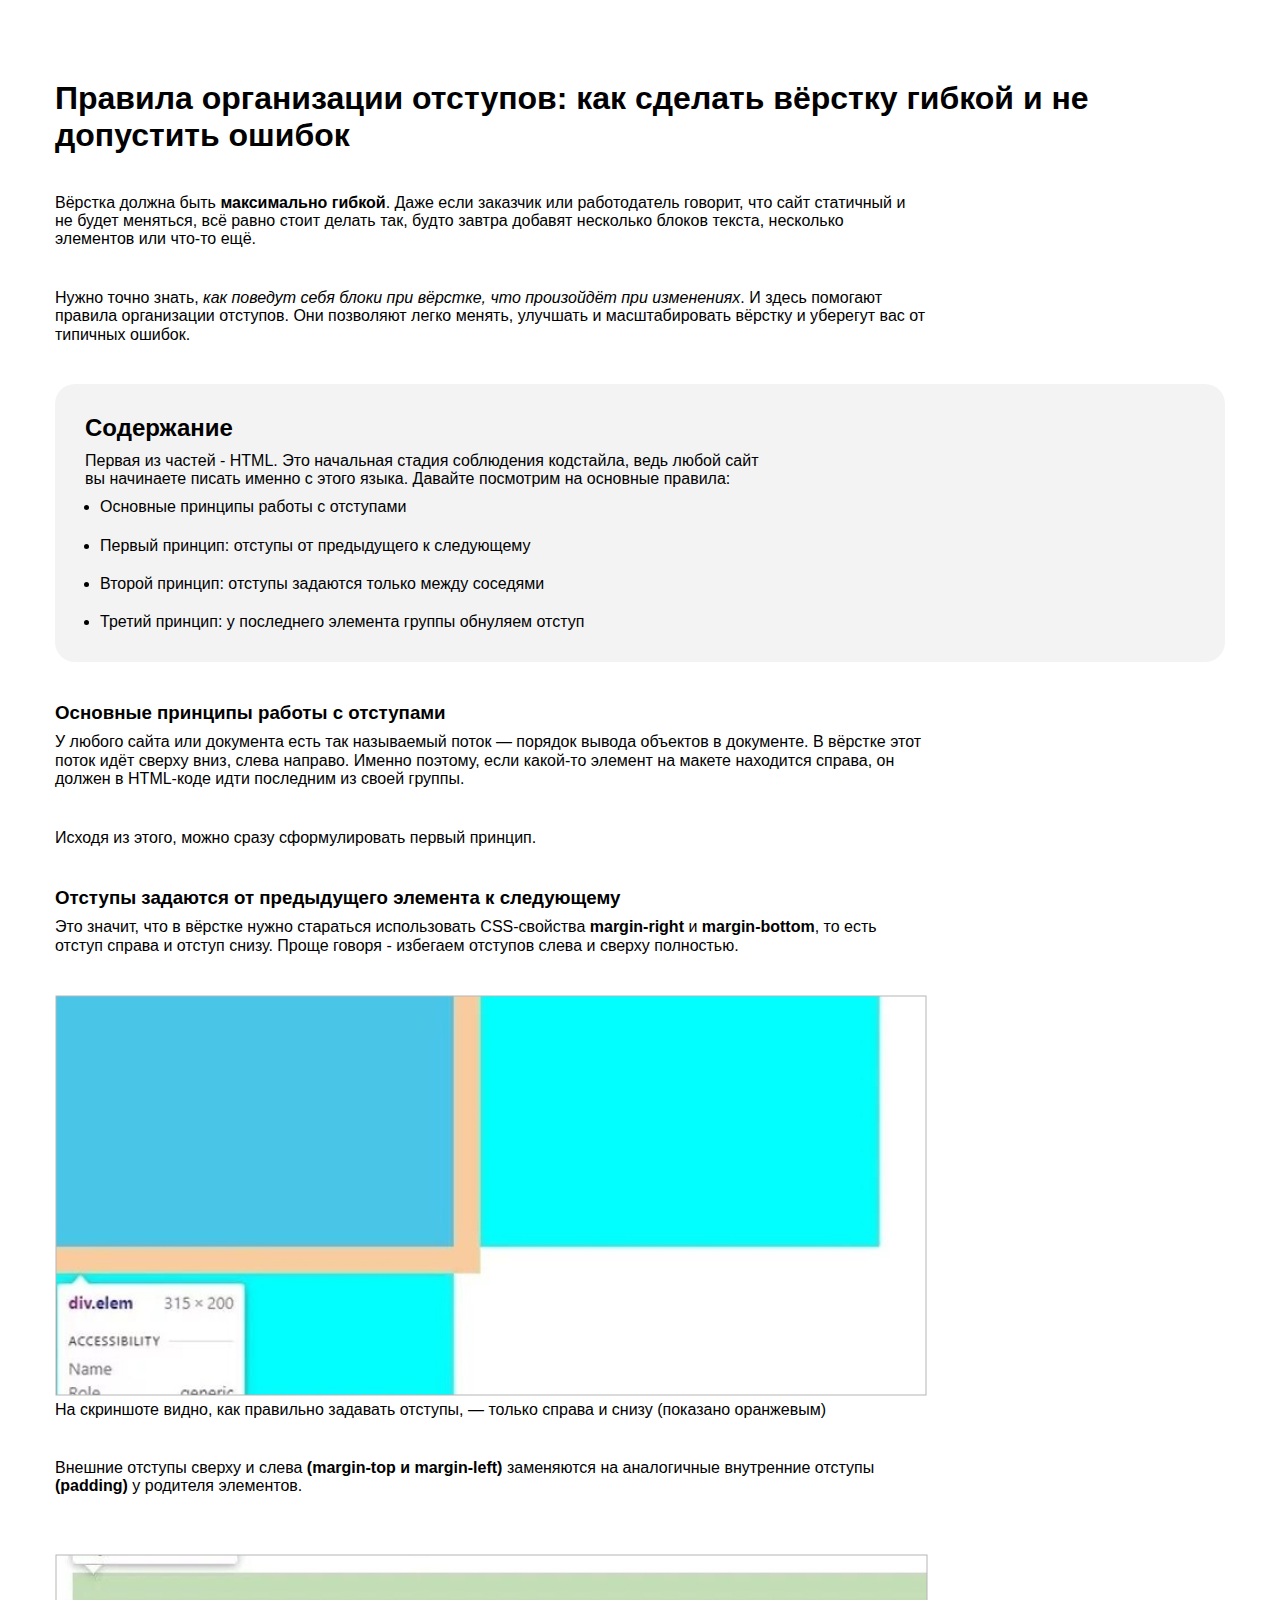
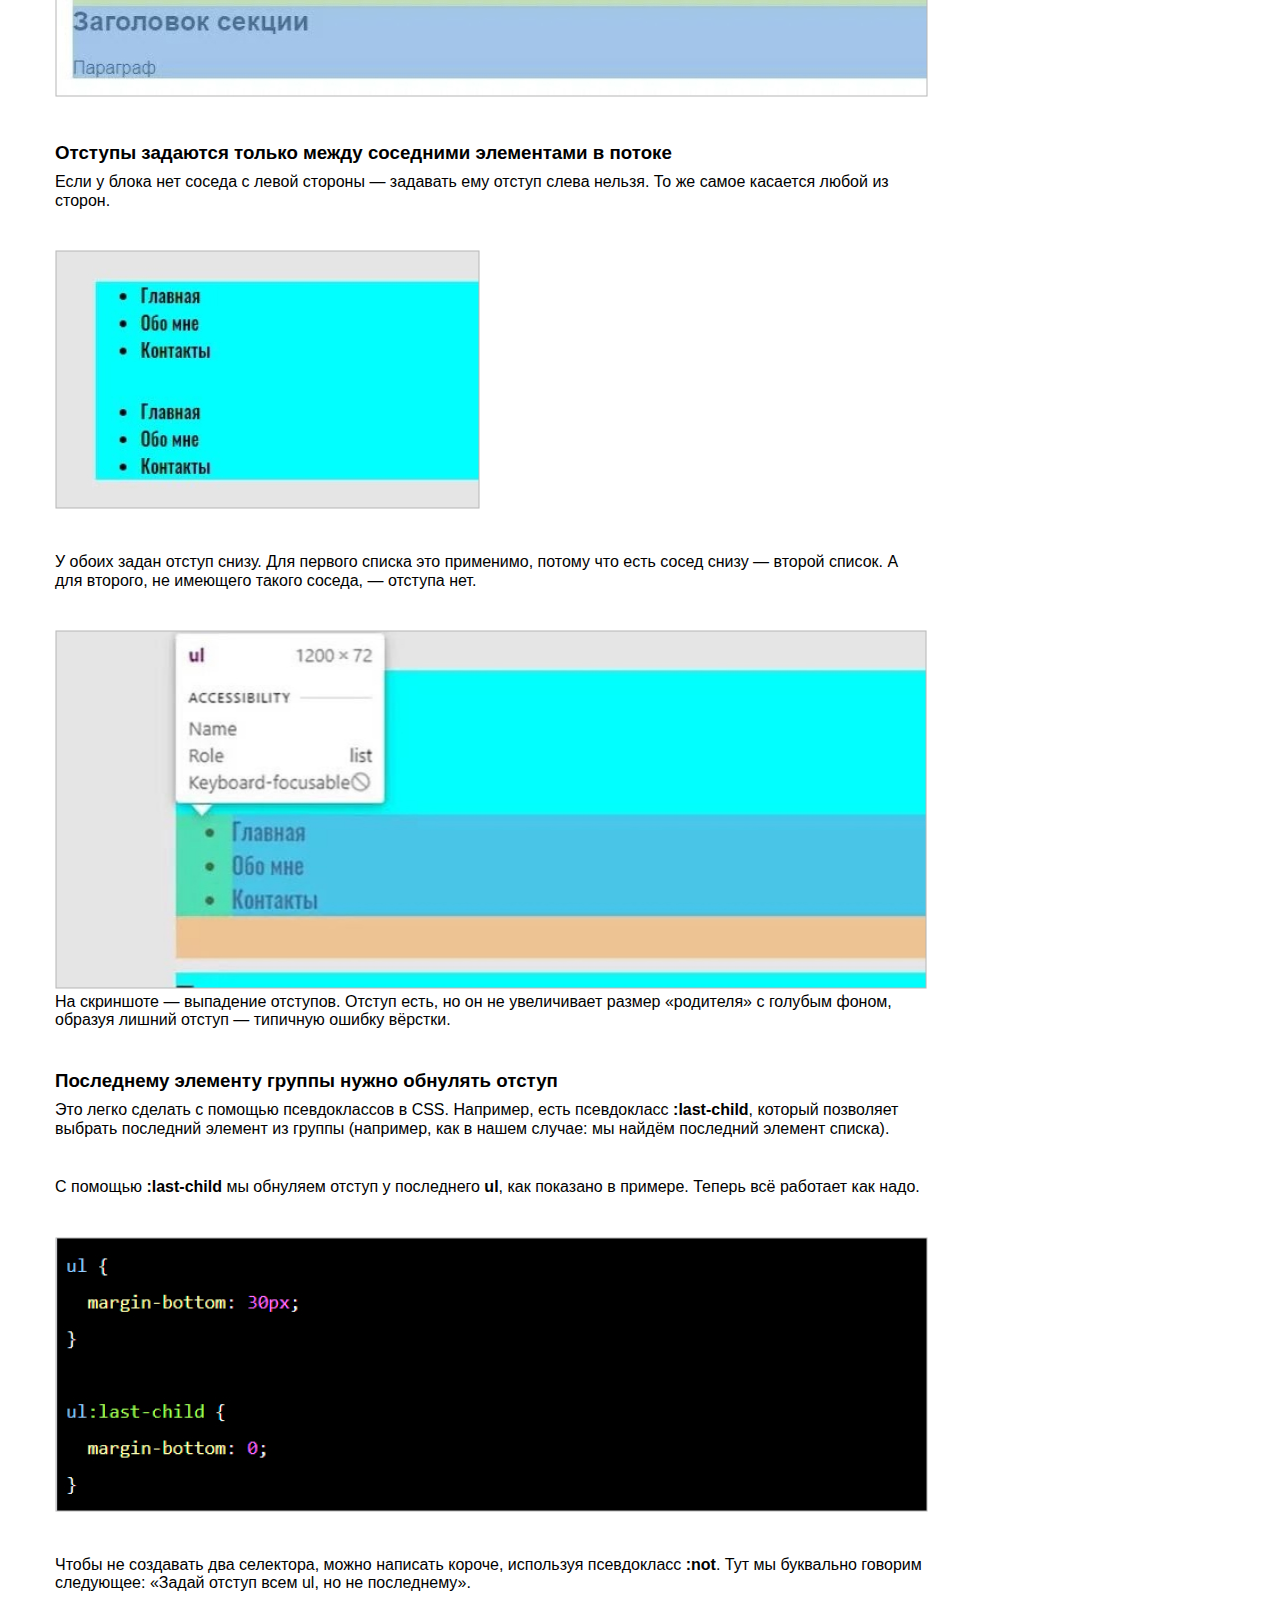
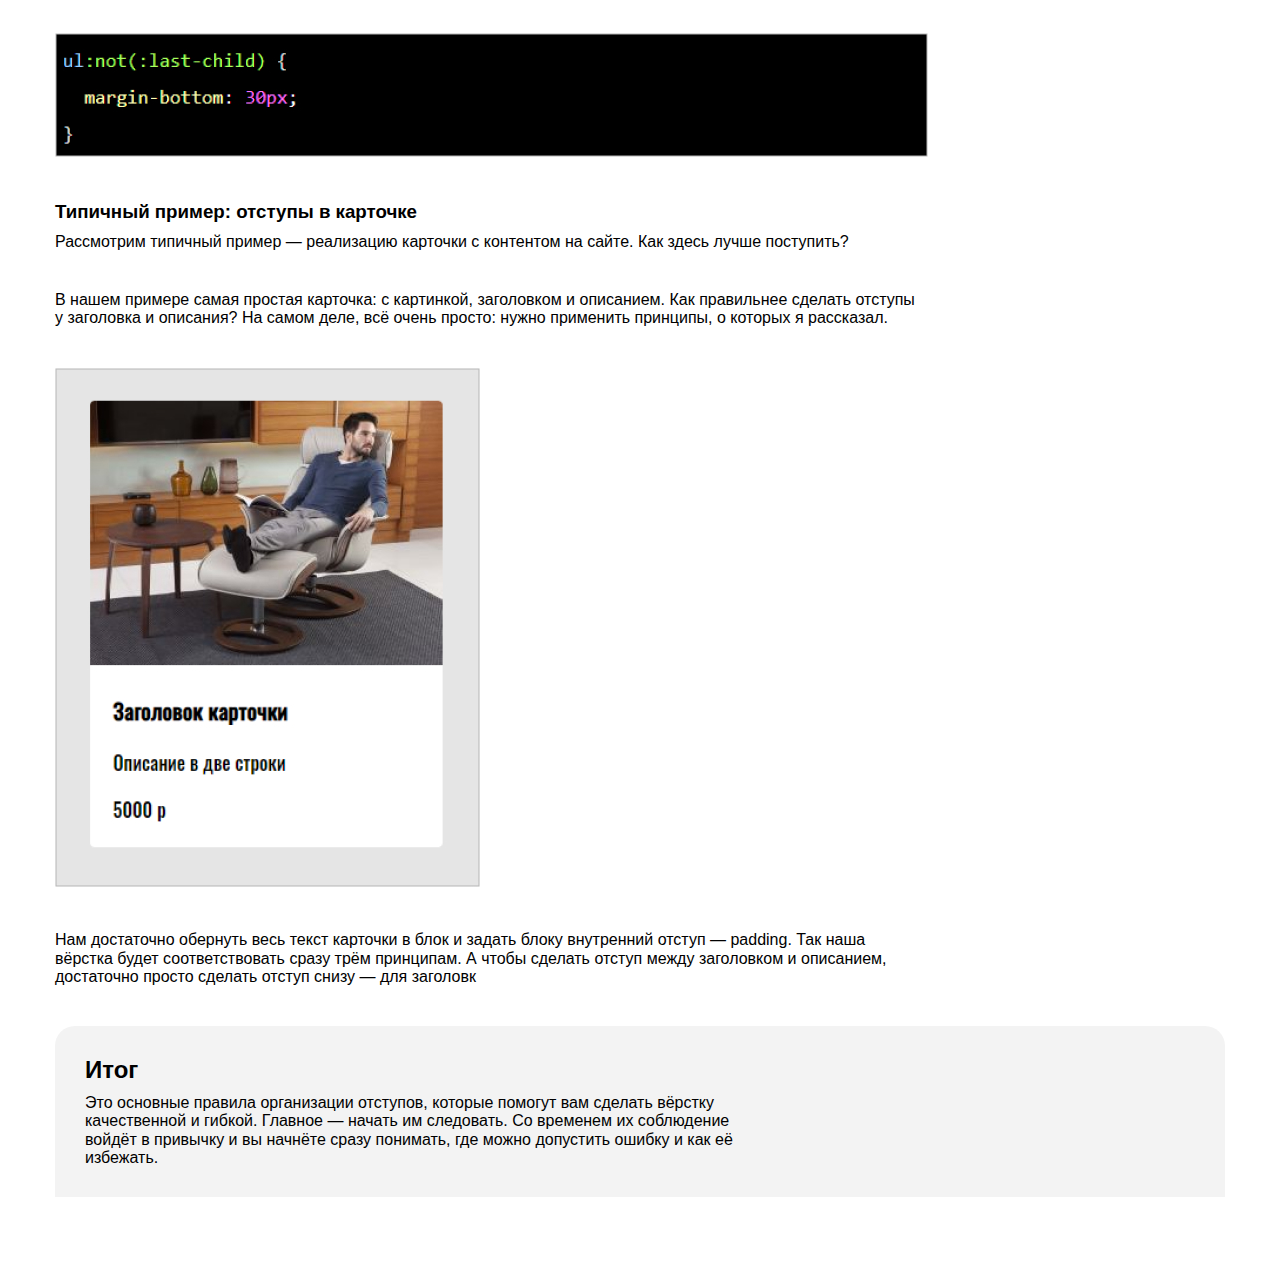
<file: 3.Basic CSS part1/article.html>
<!DOCTYPE html>
<html lang="ru">

<head>
  <meta charset="UTF-8">
  <meta http-equiv="X-UA-Compatible" content="IE=edge">
  <meta name="viewport" content="width=device-width, initial-scale=1.0">
  <title>Страница статьи</title>
  <link rel="stylesheet" href="css/normalize.css">
  <link rel="stylesheet" href="css/style.css">
</head>

<body>
  <div class="container">
    <h1 class="title">
      Правила организации отступов: как сделать вёрстку гибкой и не допустить ошибок
    </h1>
    <p class="text">
      Вёрстка должна быть <strong>максимально гибкой</strong>. Даже если заказчик или работодатель говорит, что сайт
      статичный и не будет
      меняться, всё равно стоит делать так, будто завтра добавят несколько блоков текста, несколько элементов или что-то
      ещё.
    </p>
    <p class="text">Нужно точно знать, <em>как поведут себя блоки при вёрстке, что произойдёт при изменениях</em>. И здесь помогают
      правила
      организации отступов. Они позволяют легко менять, улучшать и масштабировать вёрстку и уберегут вас от типичных
      ошибок.</p>

    <div class="section">
      <h2 class="subtitle">
        Содержание
      </h2>
      <p class="text">Первая из частей - HTML. Это начальная стадия соблюдения кодстайла, ведь любой сайт вы начинаете писать именно
        с
        этого языка. Давайте посмотрим на основные правила:</p>
      <ul class="list">
        <li class="list-item"><a href="#part1">Основные принципы работы с отступами</a></li>
        <li class="list-item"><a href="#part2">Первый принцип: отступы от предыдущего к следующему</a></li>
        <li class="list-item"><a href="#part3">Второй принцип: отступы задаются только между соседями</a></li>
        <li class="list-item"><a href="#part4">Третий принцип: у последнего элемента группы обнуляем отступ</a></li>
      </ul>
    </div>

    <div id="part1">
      <h3 class="subtitle">
        Основные принципы работы с отступами
      </h3>
      <p class="text">У любого сайта или документа есть так называемый поток — порядок вывода объектов в документе. В вёрстке этот
        поток идёт сверху вниз, слева направо. Именно поэтому, если какой-то элемент на макете находится справа, он
        должен
        в HTML-коде идти последним из своей группы.</p>
      <p class="text">Исходя из этого, можно сразу сформулировать первый принцип.</p>
    </div>

    <div id="part2">
      <h3 class="subtitle">
        Отступы задаются от предыдущего элемента к следующему
      </h3>
      <p class="text">Это значит, что в вёрстке нужно стараться использовать CSS-свойства <b>margin-right</b> и <b>margin-bottom</b>,
        то есть отступ
        справа и отступ снизу. Проще говоря - избегаем отступов слева и сверху полностью.</p>
      <figure class="img-text">
        <img src="img/1.jpg" alt="screenshot">
        <figcaption>
          На скриншоте видно, как правильно задавать отступы, — только справа и снизу (показано оранжевым)
        </figcaption>
      </figure>
      <p class="text">Внешние отступы сверху и слева <b>(margin-top и margin-left) </b>заменяются на аналогичные внутренние отступы
        <b>(padding)</b>
        у родителя элементов.</p><br>
      <img class="img" src="img/2.jpg" alt="screenshot">
    </div>

    <div id="part3">
      <h3 class="subtitle">Отступы задаются только между соседними элементами в потоке</h3>
      <p class="text">Если у блока нет соседа с левой стороны — задавать ему отступ слева нельзя. То же самое касается любой из
        сторон.
      </p>
      <img class="img" src="img/3.jpg" alt="screenshot">
      <p class="text">У обоих задан отступ снизу. Для первого списка это применимо, потому что есть сосед снизу — второй список. А
        для
        второго, не имеющего такого соседа, — отступа нет.</p>
      <figure class="img-text">
        <img src="img/4.jpg" alt="screenshot">
        <figcaption>На скриншоте — выпадение отступов. Отступ есть, но он не увеличивает размер «родителя» с голубым
          фоном, образуя лишний отступ — типичную ошибку вёрстки.</figcaption>
      </figure>
    </div>

    <div id="part4">
      <h3 class="subtitle">
        Последнему элементу группы нужно обнулять отступ
      </h3>
      <p class="text">Это легко сделать с помощью псевдоклассов в CSS. Например, есть псевдокласс <b>:last-child</b>, который
        позволяет
        выбрать последний элемент из группы (например, как в нашем случае: мы найдём последний элемент списка).</p>
      <p class="text">
        С помощью <b>:last-child</b> мы обнуляем отступ у последнего <b>ul</b>, как показано в примере. Теперь всё
        работает как надо.
      </p>
      <img class="img" src="img/5.jpg" alt="screenshot">
      <p class="text">
        Чтобы не создавать два селектора, можно написать короче, используя псевдокласс <b>:not</b>. Тут мы буквально
        говорим
        следующее: &#171;Задай отступ всем ul, но не последнему&#187;.</p>
      <img class="img" src="img/6.jpg" alt="screenshot">
    </div>

    <div>
      <h3 class="subtitle">
        Типичный пример: отступы в карточке
      </h3>
      <p class="text">Рассмотрим типичный пример — реализацию карточки с контентом на сайте. Как здесь лучше поступить?</p>
      <p class="text">В нашем примере самая простая карточка: с картинкой, заголовком и описанием. Как правильнее сделать отступы у
        заголовка и описания? На самом деле, всё очень просто: нужно применить принципы, о которых я рассказал.</p>
      <img class="img" src="img/7.jpg" alt="screenshot">
      <p class="text">Нам достаточно обернуть весь текст карточки в блок и задать блоку внутренний отступ — padding. Так наша вёрстка
        будет соответствовать сразу трём принципам. А чтобы сделать отступ между заголовком и описанием, достаточно
        просто
        сделать отступ снизу — для заголовк</p>
    </div>

    <div class="section">
      <h2 class="subtitle">Итог</h2>
      <p class="text">Это основные правила организации отступов, которые помогут вам сделать вёрстку качественной и гибкой. Главное —
        начать им следовать. Со временем их соблюдение войдёт в привычку и вы начнёте сразу понимать, где можно
        допустить
        ошибку и как её избежать.</p>
    </div>
  </div>
</body>

</html>
</file>
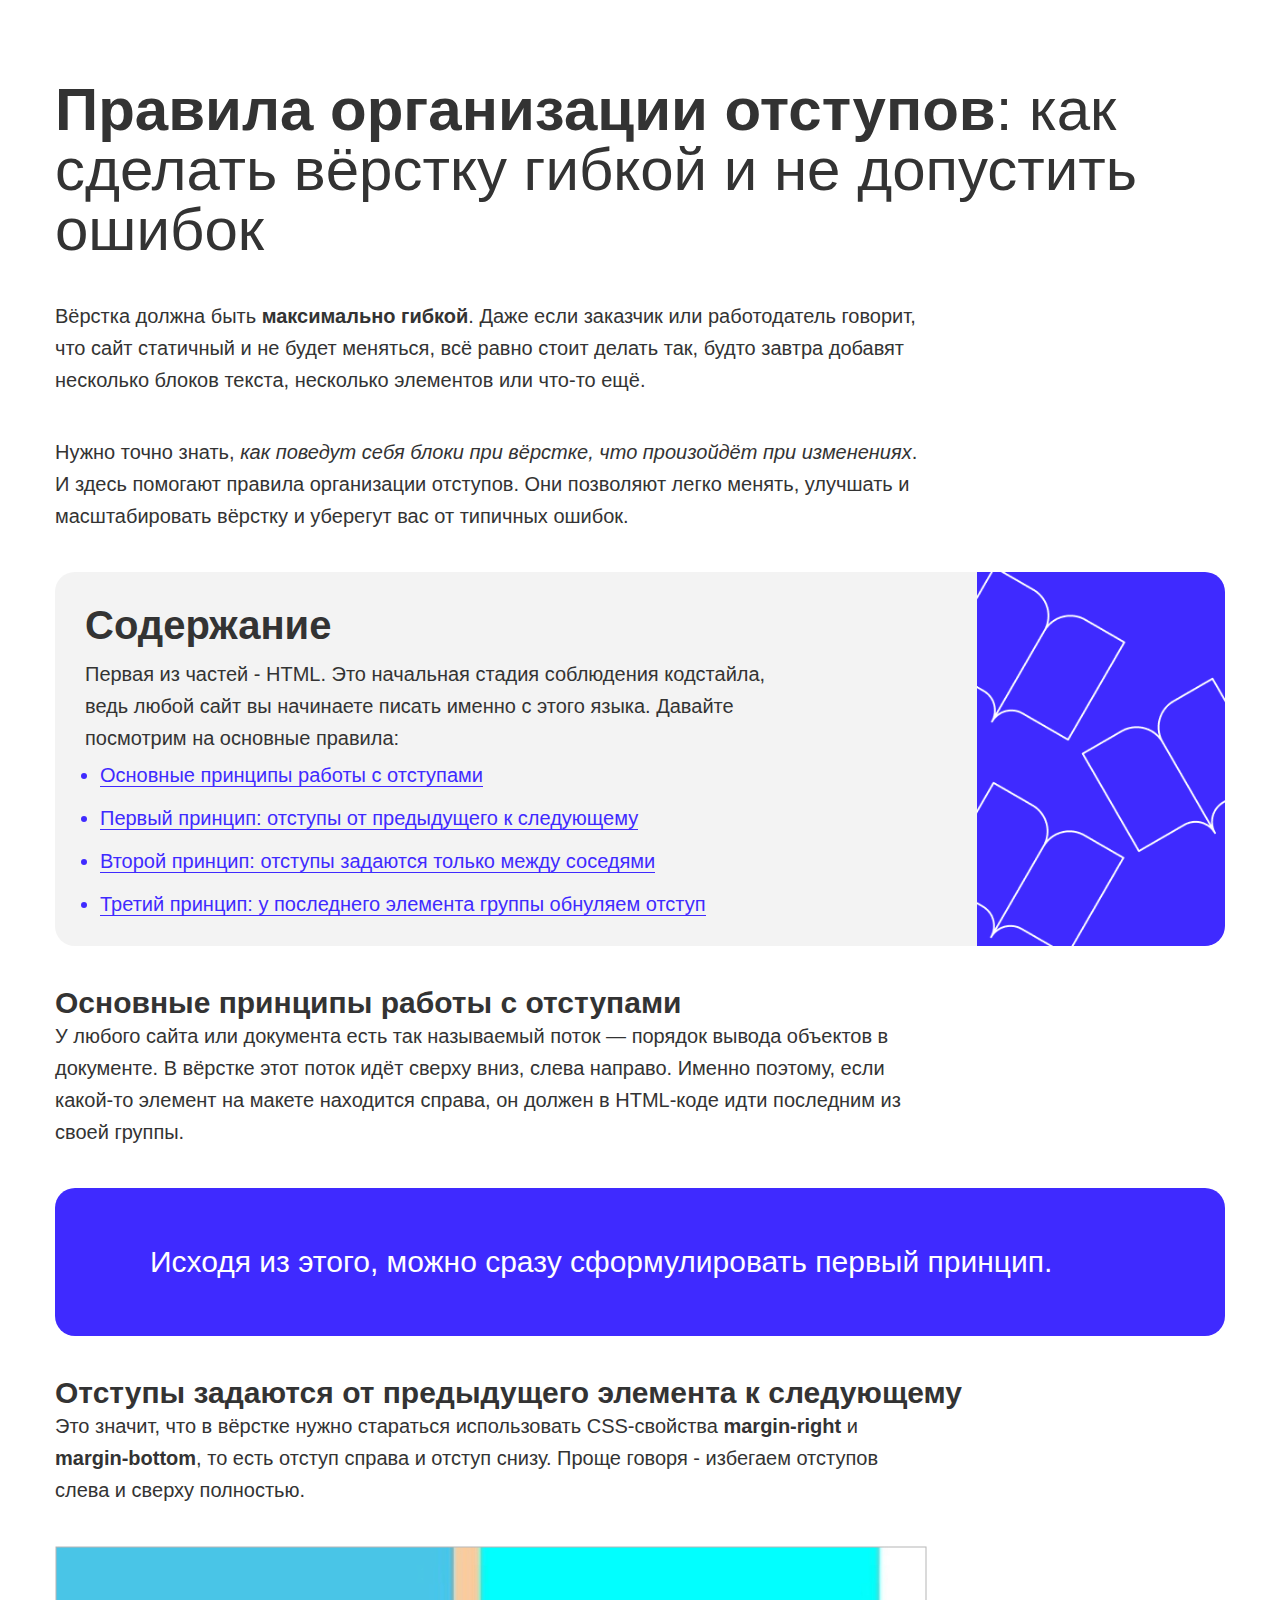
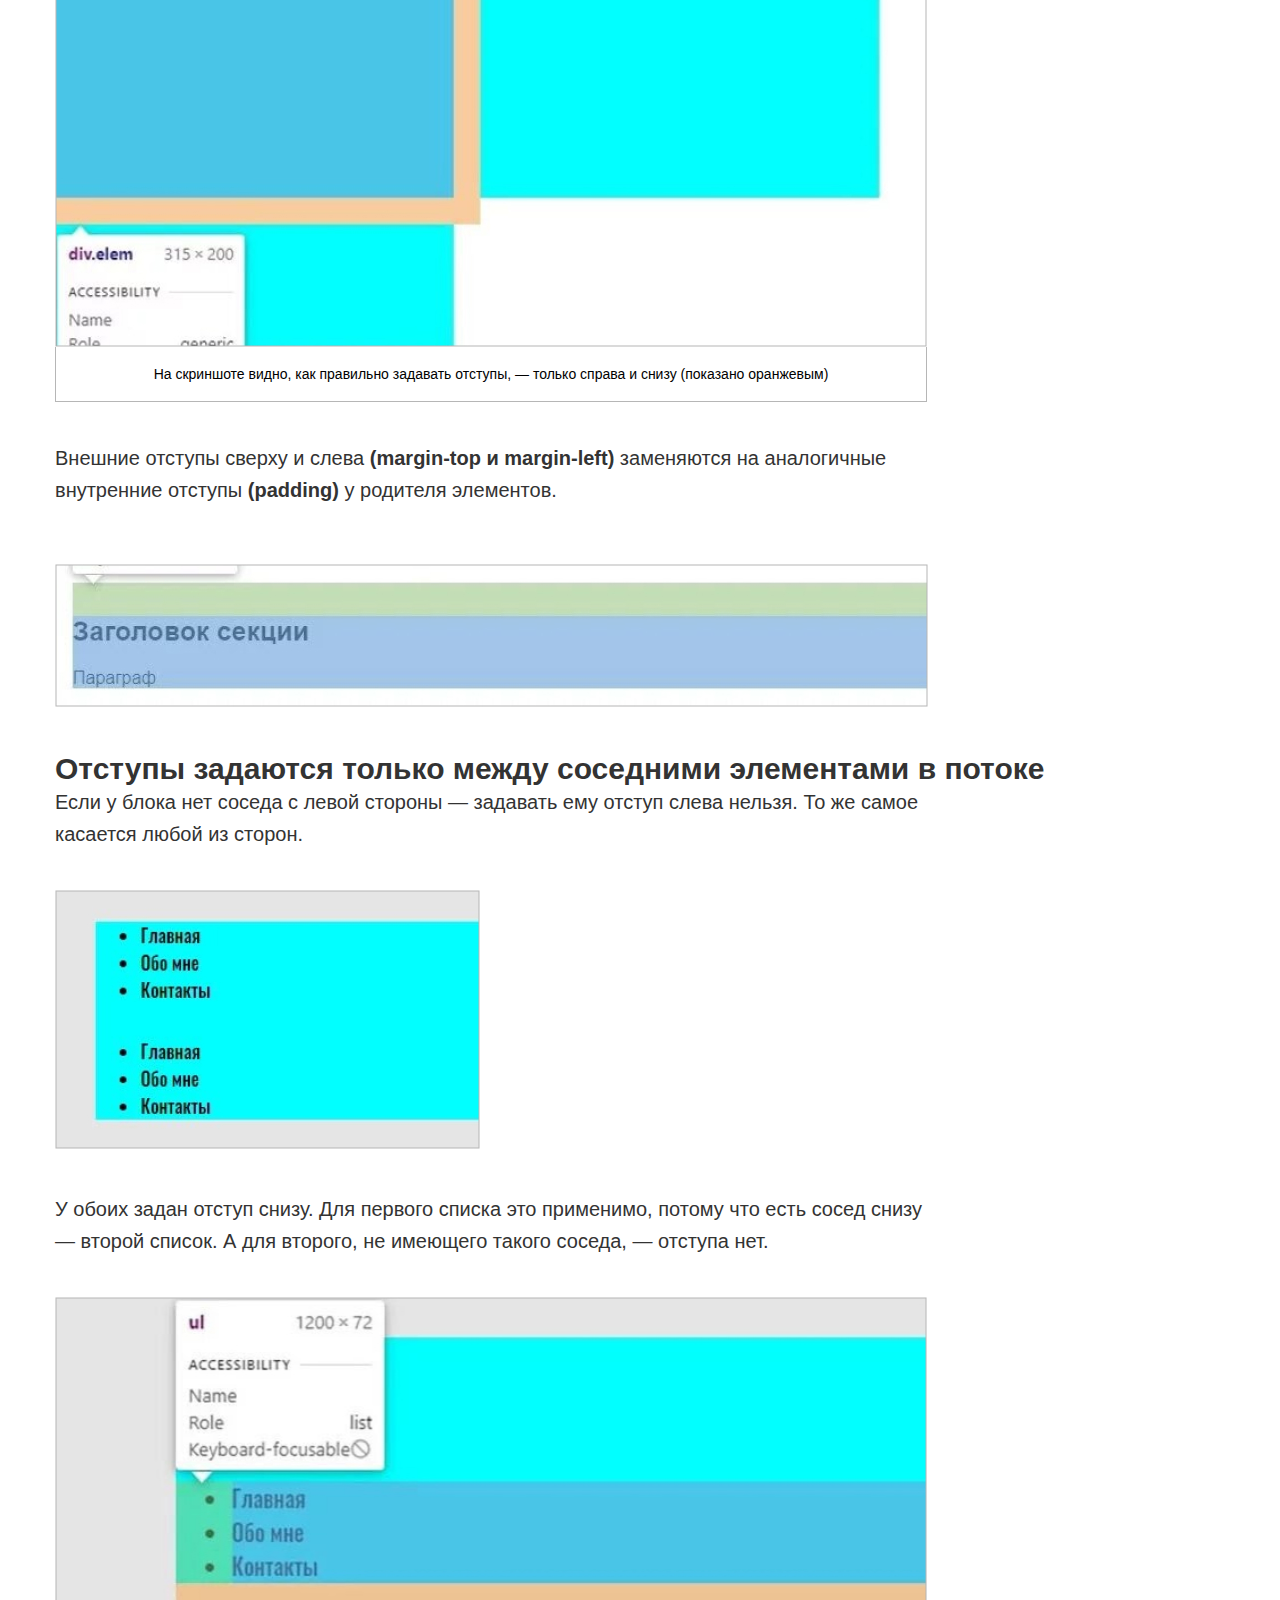
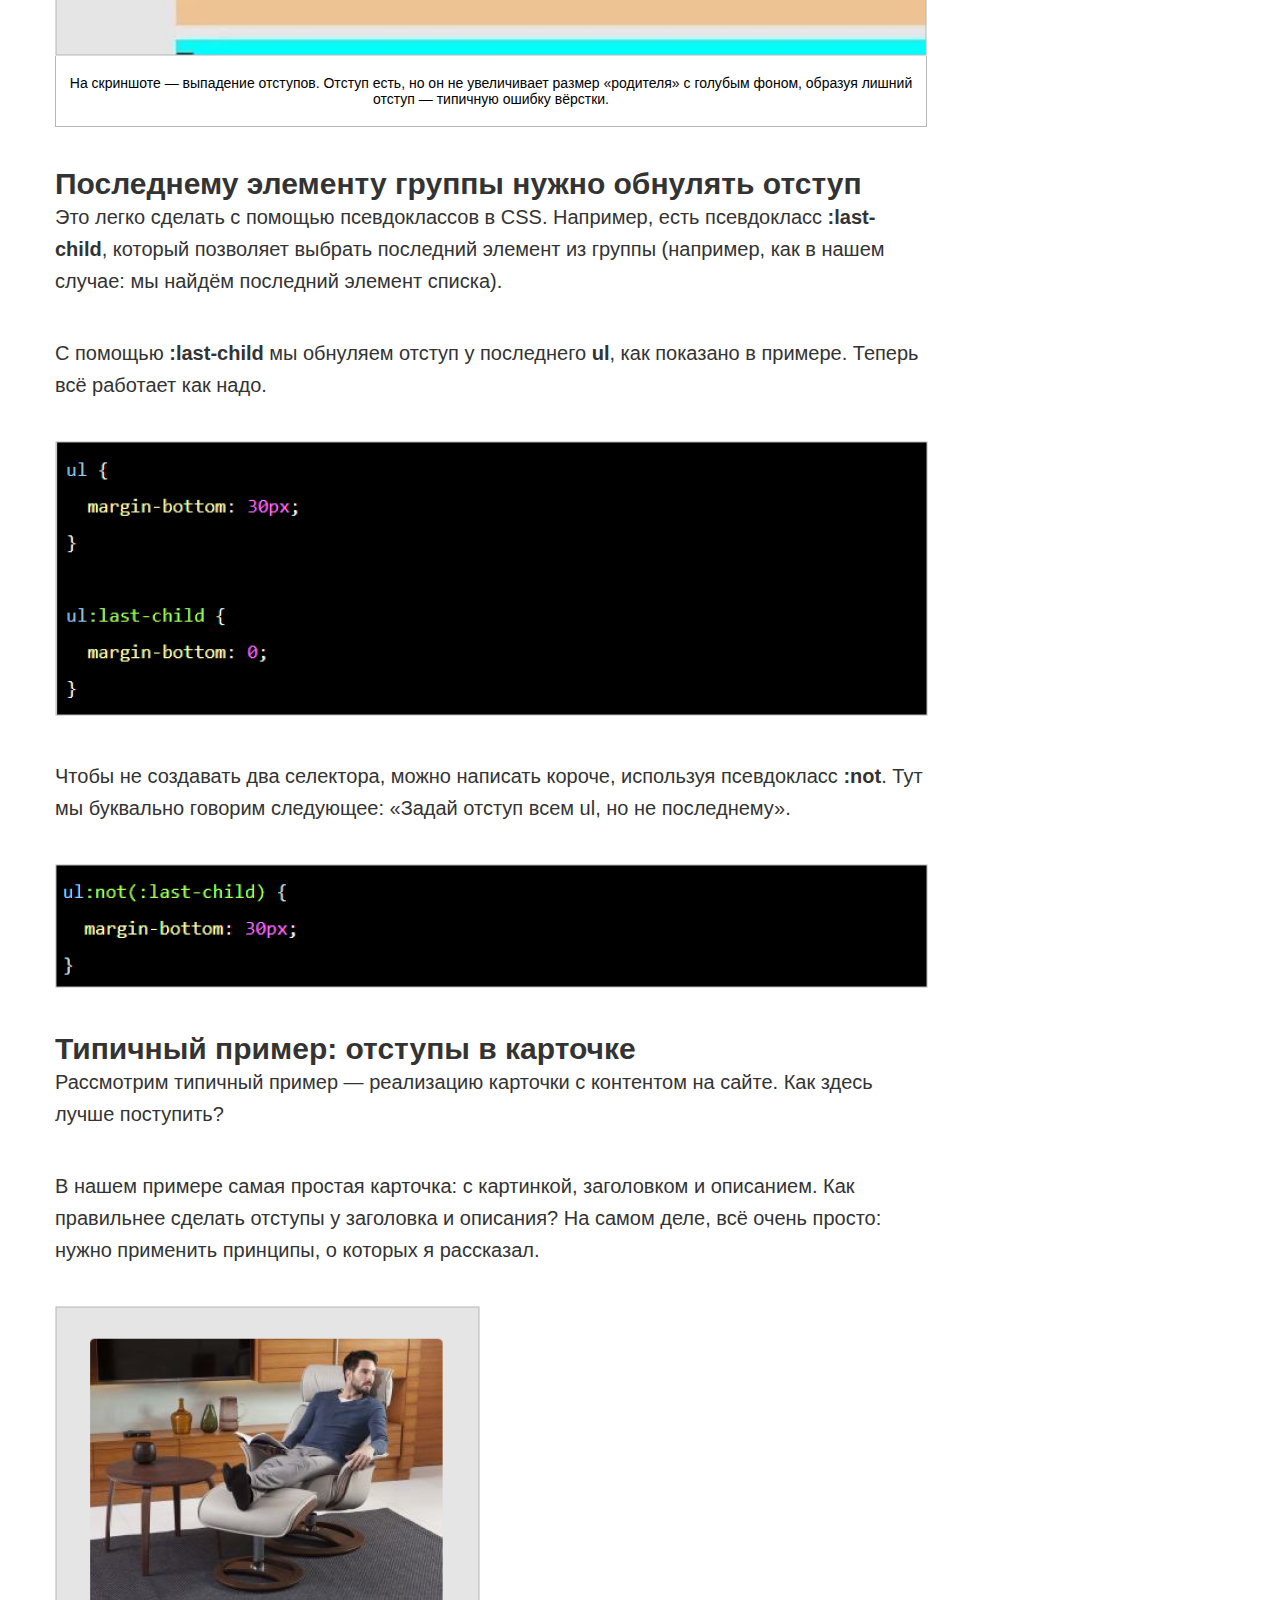
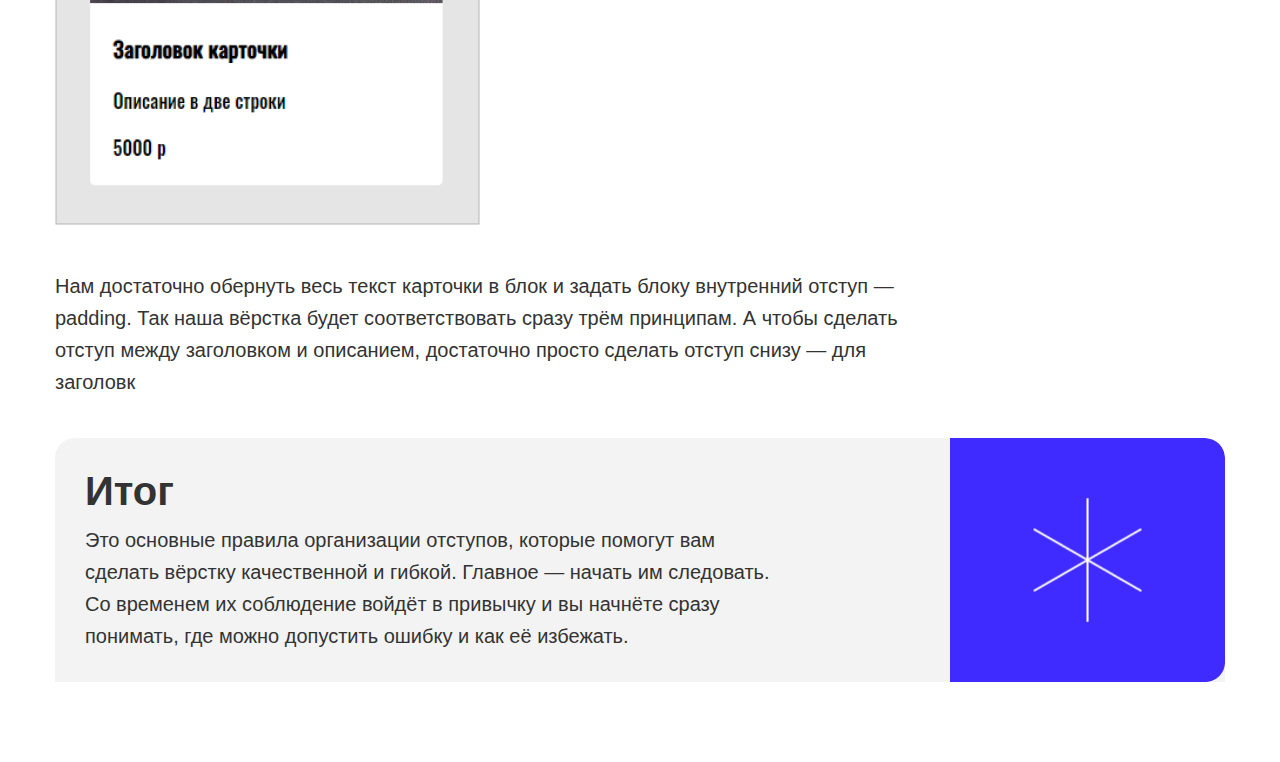
<file: 4.Basic CSS part2/article.html>
<!DOCTYPE html>
<html lang="ru">

<head>
  <meta charset="UTF-8">
  <meta http-equiv="X-UA-Compatible" content="IE=edge">
  <meta name="viewport" content="width=device-width, initial-scale=1.0">
  <title>Страница статьи</title>
  <link rel="stylesheet" href="css/normalize.css">
  <link rel="stylesheet" href="css/style.css">
</head>

<body>
  <div class="container">
    <h1 class="title">
      <strong>Правила организации отступов</strong>: как сделать вёрстку гибкой и не допустить ошибок
    </h1>
    <p class="text">
      Вёрстка должна быть <strong>максимально гибкой</strong>. Даже если заказчик или работодатель говорит, что сайт
      статичный и не будет
      меняться, всё равно стоит делать так, будто завтра добавят несколько блоков текста, несколько элементов или что-то
      ещё.
    </p>
    <p class="text">Нужно точно знать, <em>как поведут себя блоки при вёрстке, что произойдёт при изменениях</em>. И здесь помогают
      правила
      организации отступов. Они позволяют легко менять, улучшать и масштабировать вёрстку и уберегут вас от типичных
      ошибок.</p>

    <div class="section section-img-1">
      <h2 class="subtitle">
        Содержание
      </h2>
      <p class="text">Первая из частей - HTML. Это начальная стадия соблюдения кодстайла, ведь любой сайт вы начинаете писать именно
        с
        этого языка. Давайте посмотрим на основные правила:</p>
      <ul class="list">
        <li class="list-item"><a class="list-item-link" href="#part1">Основные принципы работы с отступами</a></li>
        <li class="list-item"><a class="list-item-link" href="#part2">Первый принцип: отступы от предыдущего к следующему</a></li>
        <li class="list-item"><a class="list-item-link" href="#part3">Второй принцип: отступы задаются только между соседями</a></li>
        <li class="list-item"><a class="list-item-link" href="#part4">Третий принцип: у последнего элемента группы обнуляем отступ</a></li>
      </ul>
    </div>

    <div id="part1">
      <h3 class="sub-subtitle">
        Основные принципы работы с отступами
      </h3>
      <p class="text">У любого сайта или документа есть так называемый поток — порядок вывода объектов в документе. В вёрстке этот
        поток идёт сверху вниз, слева направо. Именно поэтому, если какой-то элемент на макете находится справа, он
        должен
        в HTML-коде идти последним из своей группы.</p>
      <p class="text text-decor">Исходя из этого, можно сразу сформулировать первый принцип.</p>
    </div>

    <div id="part2">
      <h3 class="sub-subtitle">
        Отступы задаются от предыдущего элемента к следующему
      </h3>
      <p class="text">Это значит, что в вёрстке нужно стараться использовать CSS-свойства <b>margin-right</b> и <b>margin-bottom</b>,
        то есть отступ
        справа и отступ снизу. Проще говоря - избегаем отступов слева и сверху полностью.</p>
      <figure class="img-text">
        <img src="img/1.jpg" alt="screenshot">
        <figcaption class="caption">
          На скриншоте видно, как правильно задавать отступы, — только справа и снизу (показано оранжевым)
        </figcaption>
      </figure>
      <p class="text">Внешние отступы сверху и слева <b>(margin-top и margin-left) </b>заменяются на аналогичные внутренние отступы
        <b>(padding)</b>
        у родителя элементов.</p><br>
      <img class="img" src="img/2.jpg" alt="screenshot">
    </div>

    <div id="part3">
      <h3 class="sub-subtitle">Отступы задаются только между соседними элементами в потоке</h3>
      <p class="text">Если у блока нет соседа с левой стороны — задавать ему отступ слева нельзя. То же самое касается любой из
        сторон.
      </p>
      <img class="img" src="img/3.jpg" alt="screenshot">
      <p class="text">У обоих задан отступ снизу. Для первого списка это применимо, потому что есть сосед снизу — второй список. А
        для
        второго, не имеющего такого соседа, — отступа нет.</p>
      <figure class="img-text">
        <img src="img/4.jpg" alt="screenshot">
        <figcaption class="caption">На скриншоте — выпадение отступов. Отступ есть, но он не увеличивает размер «родителя» с голубым
          фоном, образуя лишний отступ — типичную ошибку вёрстки.</figcaption>
      </figure>
    </div>
    <div id="part4">
      <h3 class="sub-subtitle">
        Последнему элементу группы нужно обнулять отступ
      </h3>
      <p class="text">Это легко сделать с помощью псевдоклассов в CSS. Например, есть псевдокласс <b>:last-child</b>, который
        позволяет
        выбрать последний элемент из группы (например, как в нашем случае: мы найдём последний элемент списка).</p>
      <p class="text">
        С помощью <b>:last-child</b> мы обнуляем отступ у последнего <b>ul</b>, как показано в примере. Теперь всё
        работает как надо.
      </p>
      <img class="img" src="img/5.jpg" alt="screenshot">
      <p class="text">
        Чтобы не создавать два селектора, можно написать короче, используя псевдокласс <b>:not</b>. Тут мы буквально
        говорим
        следующее: &#171;Задай отступ всем ul, но не последнему&#187;.</p>
      <img class="img" src="img/6.jpg" alt="screenshot">
    </div>

    <div>
      <h3 class="sub-subtitle">
        Типичный пример: отступы в карточке
      </h3>
      <p class="text">Рассмотрим типичный пример — реализацию карточки с контентом на сайте. Как здесь лучше поступить?</p>
      <p class="text">В нашем примере самая простая карточка: с картинкой, заголовком и описанием. Как правильнее сделать отступы у
        заголовка и описания? На самом деле, всё очень просто: нужно применить принципы, о которых я рассказал.</p>
      <img class="img" src="img/7.jpg" alt="screenshot">
      <p class="text">Нам достаточно обернуть весь текст карточки в блок и задать блоку внутренний отступ — padding. Так наша вёрстка
        будет соответствовать сразу трём принципам. А чтобы сделать отступ между заголовком и описанием, достаточно
        просто
        сделать отступ снизу — для заголовк</p>
    </div>

    <div class="section section-img-2">
      <h2 class="subtitle">Итог</h2>
      <p class="text">Это основные правила организации отступов, которые помогут вам сделать вёрстку качественной и гибкой. Главное —
        начать им следовать. Со временем их соблюдение войдёт в привычку и вы начнёте сразу понимать, где можно
        допустить
        ошибку и как её избежать.</p>
    </div>
  </div>
</body>

</html>
</file>
<file: 3D Courses/css/media.css>
@media (max-width: 1279px) {

  .advantages__item {
    padding: 0;
    padding-top: 80px;
    background-position: center 6px;
  }

  .teachers__items:nth-child(-n+2) {
    margin-bottom: var(--gap);
  }

  .teachers__img {
    margin-bottom: 27px;
  }

}

@media (max-width: 1023px) {

  .hero__content {
    padding-bottom: 135px;
  }

  .hero__img {
    padding-top: 116px;
  }

  .hero__title {
    margin-bottom: 14px;
    font-size: 50px;
    line-height: 50px;
  }

  .hero__descr {
    max-width: 345px;
  }

  .advantages {
    margin-bottom: 58px;
  }

  .advantages__title {
    max-width: 80%;
  }

  .advantages__descr {
    max-width: 100%;
  }

  .advantages__item {
    background-position: left 6px;
  }

  .teachers {
    padding-bottom: 49px;
    margin-bottom: 75px;
  }

  .teachers__title {
    margin-bottom: 24px;
    padding-top: 75px;
  }

  .teachers__items:nth-child(-n+2) {
    margin-bottom: 23px;
  }

  .teachers__img {
    margin-bottom: 31px;
  }

  .courses__title {
    margin-bottom: 23px;
  }

  .courses__item {
    min-height: 556px;
  }

  .courses__subtitle {
    margin-bottom: 8px;
  }

  .courses__time {
    position: absolute;
    top: 9px;
    right: 9px;
    background-position: 4px 1px;
  }

  .courses__item-1 {
    background-image: url('../img/cinema_768.webp');
  }

  .courses__item-2 {
    background-image: url('../img/blender_768.webp');
  }

  .courses__item-3 {
    background-image: url('../img/3ds_768.webp');

  }

  .courses__item-4 {
    background-image: url('../img/zbrush_768.webp');
  }

  .courses__btn {
    min-width: 194px;
  }

}

@media (max-width: 767px) {
  .header__container {
    flex-direction: column;
    justify-content: center;
    align-items: center;
  }

  .header__logo {
    margin-bottom: 28px;
  }

  .header__container {
    padding-bottom: 28px;
  }

  .hero__content {
    padding-top: 77px;
  }

  .hero__img-col {
    display: none;
  }

  .advantages {
    margin-bottom: 39px;
  }

  .advantages__title {
    max-width: 330px;
  }

  .advantages__img-col {
    justify-content: flex-start;
    align-items: flex-start;
  }

  .teachers {
    margin-bottom: 73px;
    padding-bottom: 75px;
  }

  .courses__title {
    margin-bottom: 24px;
  }

  .courses__item {
    padding-right: 20px;
    padding-top: 212px;
    min-height: 653px;
  }

  .courses__item-1 {
    background-image: url('../img/cinema_576.webp');
  }

  .courses__item-2 {
    background-image: url('../img/blender_576.webp');
  }

  .courses__item-3 {
    background-image: url('../img/3ds_576.webp');

  }

  .courses__item-4 {
    background-image: url('../img/zbrush_576.webp');
  }

  .courses__subtitle {
    margin-bottom: 9px;
    line-height: 23px;
  }

  .courses__descr {
    margin-bottom: 10px;
  }

  .courses__btn {
    min-width: 180px;
  }

}

@media (max-width: 575px) {

  .section__offsets {
    margin-bottom: 50px;
  }

  .section-title {
    font-size: 20px;
    line-height: 26px;
  }

  .header__container {
    padding-top: 25px;
    padding-bottom: 25px;
  }

  .header__logo {
    margin-bottom: 22px;
  }

  .nav {
    margin-right: -15px;
    width: calc(100% + 15px);
    overflow-x: auto;
    overflow-y: hidden;
    display: block;
  }

  .hero__content {
    padding: 50px 0;
  }

  .hero__title {
    margin-bottom: 6px;
    font-size: 30px;
    line-height: 30px;
  }

  .hero__descr {
    margin-bottom: 44px;
    font-size: 16px;
    line-height: 130%;
  }

  .hero__btn {
    padding: 21px 4px;
    min-width: 212px;
    font-size: 16px;
  }

  .advantages {
    margin-bottom: 43px;
  }

  .advantages__title {
    margin-bottom: 2px;
  }

  .advantages__items:not(:last-child) {
    margin-bottom: 13px;
  }

  .advantages__text {
    padding: 0;
  }

  .advantages__img-col {
    display: none;
  }

  .advantages__content {
    margin-bottom: 15px;
  }

  .advantages__item {
    padding-top: 10px;
    padding-bottom: 10px;
    padding-left: 110px;
  }

  .teachers {
    padding-bottom: 47px;
    margin-bottom: 43px;
  }

  .teachers__title {
    padding-top: 44px;
  }

  .teachers__items:not(:last-child) {
    margin-bottom: 23px;

  }

  .teachers__text {
    max-width: 100%;
  }

  .courses {
    margin-bottom: 50px;
  }

  .courses__item {
    padding-right: 24px;
  }

  .courses__items:not(:last-child) {
    margin-bottom: var(--gap);
  }

  .courses__item-1 {
    background-image: url('../img/cinema_320.webp');
  }

  .courses__item-2 {
    background-image: url('../img/blender_320.webp');
  }

  .courses__item-3 {
    background-image: url('../img/3ds_320.webp');

  }

  .courses__item-4 {
    background-image: url('../img/zbrush_320.webp');
  }

  .courses__btn {
    min-width: 195px;
  }

}
</file>
<file: Blanchkard/css/media.css>
@media (max-width: 1490px) {

  .header__container {
    justify-content: space-between;
  }

  .header__logo {
    margin-right: 0;
  }

  .nav {
    margin-right: 0;
  }

  .contacts__wrap {
    flex-direction: column;
    align-items: flex-start;
  }

  .contacts__address {
    margin-bottom: 30px;
  }

  .feedback-form {
    margin-bottom: 30px;
  }

  .feedback-form__btn {
    min-width: 343px;
  }

}

@media (max-width: 1280px) {

  .container {
    padding: 0 50px;
  }

  .header {
    padding-top: 33px;
    padding-bottom: 26px;
  }

  .header__logo {
    order: 1;
  }

  .nav {
    order: 3;
    padding-top: 25px;
    width: 100%;
  }

  .nav__list {
    justify-content: center;
  }

  .header__search-form {
    order: 2;
  }

  .hero {
    padding-top: 100px;
    padding-bottom: 102px;
  }

  .hero__content {
    width: 80%;
  }

  .hero__descr {
    margin-bottom: 135px;
  }

  .about__descr {
    width: 100%;
  }

  .gallery__title {
    margin-bottom: 22px;
  }

  .gallery__wrap {
    flex-direction: column;
  }

  .gallery__form {
    margin-bottom: 30px;
    align-self: flex-start;
  }

  .catalog__descr {
    width: 100%;
  }

  .catalog-item {
    flex-direction: column;
    gap: 34px;
  }

  .catalog-item__date {
    margin-bottom: 14px;
  }

  .events__list {
    --gap: 27px;
  }

  .events__item {
    padding-bottom: 54px;
    min-height: 683px;
  }

  .events__img {
    margin-bottom: 11px;
  }

  .events__content {
    margin-bottom: 20px;
    padding: 0 34px;
    width: 100%;
  }

  .events__subtitle {
    margin-bottom: 6px;
    line-height: 33px;
  }

  .events__date {
    margin-bottom: 0;
  }

  .events__location,
  .events__date {
    text-align: right;
  }

  .events__btn {
    margin-left: 33px;
  }

  .projects {
    margin-bottom: 81px;
}

  .projects__descr {
    margin-bottom: 21px;
    width: 100%;
  }

  .projects-partners__list {
    gap: 27px;
  }

  .contacts {
    padding-top: 42px;
    padding-bottom: 41px;
  }

  .contacts__subtitle {
    margin-bottom: 6px;
  }

  .contacts__address {
    margin-bottom: 25px;
    font-size: 14px;
    line-height: 28px;
  }

  .feedback-form {
    width: 100%;
    justify-content: space-between;
  }

  .feedback-form__input {
    margin-right: 0;
  }

  .social__link {
    width: 60px;
    height: 60px;
  }

  .footer {
    padding: 40px 0;
  }

}

@media (max-width: 1023px) {

  .hero {
    padding-top: 88px;
    padding-bottom: 87px;
  }

  .hero__descr {
    margin-bottom: 132px;
  }

  .nav__item:not(:last-child) {
    margin-right: 44px;
  }

  .feedback-form {
    justify-content: normal;
    flex-wrap: wrap;
  }

  .feedback-form__input:not(:last-child) {
    margin-right: 20px;
    margin-bottom: 12px;
  }

  .gallery__list {
    gap: 34px;
  }

  .catalog-item {
    gap: 35px;
  }

  .catalog-item__subtitle {
    margin-bottom: 13px;
  }

  .catalog-item__date {
    margin-bottom: 6px;
  }

  .events__list {
    flex-direction: column;
    --offsets: 0;
    --gap: 30px;
  }

  .events__item {
    min-height: 528px;
    justify-content: normal;
  }

  .events__img {
    margin-bottom: 10px;
  }

  .events__subtitle {
    margin-bottom: 12px;
    width: 82%;
  }

  .events__btn {
    margin-top: auto;
  }

  .projects {
    margin-bottom: 82px;
  }

  .projects__descr {
    margin-bottom: 29px;
  }

  .projects-partners__subtitle {
    margin-bottom: 33px;
  }

  .projects-partners__list {
    flex-wrap: nowrap;
    gap: 34px;
  }

  .feedback-form {
    justify-content: space-between;
  }

  .feedback-form__input {
    min-width: 323px;
  }

  .feedback-form__input:not(:last-child) {
    margin-right: 0;
  }

  .feedback-form__btn {
    min-width: 316px;
  }

}

@media (max-width: 767px) {

  .nav__item:not(:last-child) {
    margin-right: 24px;
  }

  .nav__link {
    font-size: 16px;
  }

  .hero__content {
    width: 100%;
    text-align: center;
  }

  .hero__title {
    font-size: 48px;
    line-height: 44px;
  }

  .hero__descr {
    font-size: 16px;
    line-height: 28px;
  }

  .hero__btn {
    display: block;
    margin: 0 auto;
  }

  .gallery__list {
    flex-direction: column;
    align-items: center;
  }

  .feedback-form {
    flex-direction: column;
  }

  .feedback-form__btn {
    padding: 13px 35px;
    align-self: flex-start;
    min-width: 128px;
    font-size: 16px;
  }

  .btn__text-hidden {
    display: none;
  }

}

@media (max-width: 575px) {

  .container {
    padding: 0 15px;
  }

  .header {
    padding-top: 17px;
    padding-bottom: 13px;
  }

  .nav {
    padding-top: 8px;
    margin-right: -15px;
    width: calc(100% + 15px);
    overflow-x: auto;
    overflow-y: hidden;
    display: block;
  }

  .nav__list {
    justify-content: normal;
  }

  .nav__item:not(:last-child) {
    margin-right: 27px;
  }

  .nav__link {
    font-size: 12px;
  }

  .search-form__btn {
    width: 18px;
    height: 18px;
  }

  .hero {
    margin-bottom: 53px;
    padding: 49px 0;
  }

  .hero__title {
    margin-bottom: 9px;
    font-size: 32px;
    line-height: 28px;
  }

  .hero__descr {
    margin-bottom: 41px;
    font-weight: 400;
    font-size: 12px;
    line-height: 16px;
  }

  .hero__btn {
    padding: 14px 4px;
    min-width: 200px;
    font-size: 12px;
  }

  .section-title {
    font-size: 28px;
  }

  .about {
    margin-bottom: 41px;
  }

  .about__title {
    margin-bottom: 14px;
  }

  .about__descr {
    font-size: 14px;
    line-height: 28px;
  }

  .gallery {
    margin-bottom: 53px;
  }

  .gallery__title {
    padding-top: 55px;
    margin-bottom: 14px;
  }

  .gallery__wrap {
    padding-bottom: 48px;
  }

  .gallery__list {
    gap: 26px;
  }

  .catalog {
    margin-bottom: 54px;
  }

  .catalog__title {
    margin-bottom: 15px;
  }

  .catalog__descr {
    margin-bottom: 29px;
  }

  .catalog__list {
    gap: 30px;
  }

  .catalog-item {
    gap: 23px;
  }

  .catalog-item__subtitle {
    margin-bottom: 9px;
    line-height: 31px;
  }

  .catalog-item__date {
    margin-bottom: 13px;
  }

  .events {
    margin-bottom: 55px;
  }

  .events__title {
    margin-bottom: 15px;
  }

  .events__item {
    min-height: 683px;
  }

  .events__list {
    --gap: 19px;
  }

  .events__img {
    margin-bottom: 14px;
  }

  .events__content {
    padding-left: 22px;
    padding-right: 17px;
  }

  .events__date {
    margin-bottom: 4px;
  }

  .events__subtitle {
    margin-bottom: 5px;
  }

  .events__btn {
    margin-left: 28px;
  }

  .projects {
    margin-bottom: 4px;
  }

  .projects__title {
    margin-bottom: 14px;
  }

  .projects-partners__subtitle {
    margin-bottom: 9px;
    font-size: 18px;
    line-height: 32px;
  }

  .projects__descr {
    margin-bottom: 21px;
  }

  .projects-partners__list {
    flex-wrap: wrap;
    gap: 12px;
  }

  .contacts {
    padding-bottom: 49px;
    border: none;
  }

  .contacts__subtitle {
    margin-bottom: 0;
    font-size: 18px;
    line-height: 32px;
  }

  .contacts__address {
    margin-bottom: 16px;
    line-height: 22px;
  }

  .feedback-form {
    margin-bottom: 22px;
  }

  .feedback-form__input {
    min-width: 100%;
    height: 40px;
  }

  .feedback-form__input:not(:last-child) {
    margin-bottom: 20px;
  }

  .feedback-form__btn {
    padding: 12px 33px;
    font-size: 12px;
  }

  .massanger__subtitle {
    font-weight: 400;
    font-size: 18px;
  }

  .massanger__link {
    width: 50px;
    height: 50px;
  }

  .footer {
    padding: 20px 0;
  }

  .footer__container {
    flex-direction: column;
  }

  .footer__logo {
    order: 2;
  }

  .footer__social {
    margin-bottom: 20px;
    order: 1;
  }

  .social__link {
    width: 50px;
    height: 50px;
  }

}

@media (any-hover: hover) {

  .nav__link:hover {
    color: var(--color-mediumviolet);
  }

  .search-form__btn:hover {
    color: var(--color-mediumviolet);
  }

  .hero__btn:hover {
    outline: 3px solid var(--color-lightviolet);
  }

  .gallery-search__input:hover+.gallery-search__text::before {
    border-color: var(--color-mediumviolet);
  }

  .events__btn:hover {
    color: var(--color-darkviolet);
  }

  .feedback-form__input:hover {
    background: #ececec;
    outline: none;
  }

  .feedback-form__btn:hover {
    color: var(--color-white);
    background: var(--color-violet);
  }

  .massanger__link--green:hover {
    color: rgba(48, 191, 57, 0.5);
  }

  .massanger__link--blue:hover {
    color: rgba(38, 165, 228, 0.5);
  }

  .social__link:hover {
    color: var(--color-white);
  }

}
</file>
<file: Evklid/css/style.css>
html {
	box-sizing: border-box;
}

*,
*::before,
*::after {
	box-sizing: inherit;
}

@font-face {
	font-family: 'Montserrat';
	src: local('Montserrat-Regular'),
		url('../fonts/montserrat-Regular.woff2') format('woff2'),
		url('../fonts/montserrat-Regular.woff') format('woff');
	font-weight: 400;
	font-style: normal;
	font-display: swap;
}

@font-face {
	font-family: 'Montserrat';
	src: local('Montserrat-Medium'),
		url('../fonts/montserrat-Medium.woff2') format('woff2'),
		url('../fonts/montserrat-Medium.woff') formt('woff');
	font-weight: 500;
	font-style: normal;
	font-display: swap;
}

@font-face {
	font-family: 'Montserrat';
	src: local('Montserrat-SemiBold'),
		url('../fonts/montserrat-SemiBold.woff2') format('woff2'),
		url('../fonts/montserrat-SemiBold.woff') format('woff');
	font-weight: 600;
	font-style: normal;
	font-display: swap;
}

@font-face {
	font-family: 'Montserrat';
	src: local('Montserrat-Bold'),
		url('../fonts/montserrat-Bold.woff2') format('woff2'),
		url('../fonts/montserrat-Bold.woff') format('woff');
	font-weight: 700;
	font-style: normal;
	font-display: swap;
}

@font-face {
	font-family: 'Montserrat';
	src: local('Montserrat-ExtraBold'),
		url('../fonts/montserrat-ExtraBold.woff2') format('woff2'),
		url('../fonts/montserrat-ExtraBold.woff') format('woff');
	font-weight: 800;
	font-style: normal;
	font-display: swap;
}

body {
	max-width: 1920px;
	font-family: 'Montserrat', sans-serif;
	font-weight: 400;
}

a {
	color: inherit;
	text-decoration: none;
}

img {
	max-width: 100%;
}

h1,
h2,
h3,
p {
	margin: 0;
	padding: 0;
}

.list-reset {
	margin: 0;
	padding: 0;
	list-style: none;
}

.btn-reset {
	padding: 0;
	border: none;
	background-color: transparent;
	cursor: pointer;
}

:root {
	--text-color: #333;
	--footer-text: #cacaca;
	--main-color: #ff9900;
	--active-color: #e1670e;
	--background-transition: background .2s ease-in-out;
	--color-transition: color .2s ease-in-out;
}

.btn {
	font-size: 16px;
	line-height: 1.25em;
	font-weight: 700;
	color: #fff;
	background: var(--main-color);
}

.flex {
	display: flex;
}

.container {
	max-width: 1770px;
	margin: 0 auto;
}

.section-offset {
	margin-bottom: 100px;
}

.section-title {
	font-size: 48px;
	line-height: 1.22em;
	font-weight: 400;
	color: var(--text-color);
}

.section-subtitle {
	font-size: 24px;
	line-height: 1.33em;
	color: var(--text-color);
}

.section-descr {
	font-size: 16px;
	line-height: 2em;
	color: var(--text-color);
}

/* header start */
.header {
	padding: 14px 0;
	box-shadow: 0px 4px 4px rgba(0, 0, 0, 0.25);
}

.header__container {
	justify-content: space-between;
	align-items: center;
}

.header__logo {
	margin-right: auto;
}

.header__logo:focus {
	outline: 2px solid var(--main-color);
}

.header__item {
	margin-right: 85px;
}

.header__link {
	padding-bottom: 7px;
	font-size: 18px;
	line-height: 1.22em;
	font-weight: 600;
	color: var(--text-color);
	background-image: linear-gradient(var(--main-color), var(--main-color));
	background-position: 0 100%;
	background-repeat: no-repeat;
	background-size: 0 2px;
	transition: background-size .2s ease-in-out;
}

.header__link:focus {
	padding-bottom: 0;
	outline: 2px solid var(--main-color);
	outline-offset: 5px;
	background: none;
}

.header__link:hover {
	background-size: 100% 2px;
}

.header__link:active {
	padding-bottom: 7px;
	outline: none;
	color: var(--active-color);
	background-image: linear-gradient(var(--active-color), var(--active-color));
	background-position: 0 100%;
	background-repeat: no-repeat;
	background-size: 100% 2px;
}

.header__search {
	width: 24px;
	height: 24px;
}

.header__search rect,
.header__search path {
	transition-property: fill;
	transition: .2s ease-in-out;
}

.header__search:focus {
	outline: 2px solid var(--main-color);
	outline-offset: 2px;
}

.header__search:hover rect {
	fill: var(--main-color);
}

.header__search:hover path {
	stroke: var(--main-color);
}

/* header end */

/* hero start */
.hero__container {
	flex-direction: column;
	align-items: flex-start;
	padding: 100px 80px 30px 80px;
	background: url('../img/bg/slider_balcony.jpg') no-repeat center center / cover;
}

.hero__title {
	width: 837px;
	margin-bottom: 24px;
	min-height: 170px;
	font-size: 70px;
	line-height: 1.22em;
	font-weight: 800;
	color: #fff;
}

.hero__descr {
	max-width: 790px;
	margin-bottom: 90px;
	font-size: 24px;
	line-height: 1.2em;
	font-weight: 700;
	color: #fff;
}

.hero__btn {
	min-width: 280px;
	margin-bottom: 55px;
	padding: 25px 4px;
	font-size: 23px;
	line-height: 1.22em;
	transition: var(--background-transition);
}

.hero__btn:focus {
	outline: none;
	background: rgba(255, 153, 0, 0.7);
}

.hero__btn:hover {
	background: rgba(255, 153, 0, 0.7);
}

.hero__btn:active {
	background: var(--active-color);
}

.hero__nav {
	justify-content: space-between;
	width: 85px;
	margin: 0 auto;
}

.hero__control {
	width: 15px;
	height: 15px;
	display: block;
	border-radius: 100%;
	background: rgba(255, 255, 255, 0.4);
}

.hero__control_active {
	background: #fff;
}

.hero__control:not(:last-child) {
	margin-right: 20px;
}

/* hero end */

/* about start */
.about__header {
	max-width: 1235px;
	margin-bottom: 50px;
}

.about__title {
	margin-bottom: 20px;
}

.about__left {
	align-items: flex-end;
	flex: 1;
	min-height: 100%;
	margin-right: 32px;
	background: linear-gradient(180deg, rgba(255, 255, 255, 0) 0%, rgba(0, 0, 0, 0.31) 100%),
		url('../img/bg/worker.jpg') no-repeat center center / cover;
}

.about__left-content {
	width: 100%;
	padding: 50px;
	background: rgba(0, 0, 0, 0.5);
}

.about__left-descr {
	margin-right: 139px;
	font-size: 16px;
	font-weight: 700;
	color: #fff;
}

.about__btn {
	align-self: center;
	min-width: 175px;
	padding: 17px 2px;
	border: 3px solid var(--main-color);
	background: none;
	transition: var(--background-transition);
}

.about__btn:focus {
	outline: none;
	background: var(--main-color);
}

.about__btn:hover {
	background: var(--main-color);
}

.about__btn:active {
	border: none;
	background: var(--active-color);
}

.about__right {
	width: calc((100%-32px) / 2);
}

.about__item {
	padding: 65px 0 65px 300px;
	border: 1px solid #cacaca;
}

.about__item:not(:last-child) {
	margin-bottom: 32px;
}

.about__item-img-1 {
	background: url('../img/bg/cube.svg') no-repeat left 60px top 65px / 190px 165px;
}

.about__item-img-2 {
	background: url('../img/bg/gear.svg') no-repeat left 60px top 65px / 190px 165px;
}

.about__subtitle {
	margin-bottom: 8px;
	line-height: 1.23em;
}

.about__right-descr {
	max-width: 450px;
}

/* about-end */

/* works start */
.works__title {
	margin-bottom: 50px;
}


.works__nav {
	margin-bottom: 45px;
}

.works__item:not(:last-child) {
	margin-right: 85px;
}

.works__nav-btn {
	font-size: 18px;
	color: var(--text-color);
	transition: var(--color-transition);
}

.works__nav-btn_active {
	color: var(--active-color);
}

.works__nav-btn:focus {
	outline: 2px solid var(--main-color);
	outline-offset: 5px;
}

.works__nav-btn:hover {
	color: var(--main-color);
}

.works__nav-btn:active {
	outline: none;
	color: var(--active-color);
}

.works__content {
	position: relative;
	height: 460px;
}

.works__slider-text,
.works__btn-wrap {
	width: 43%;
}

/* .works__slider-text, .works__btn-wrap{
	width: 40%;
} */

.works__content::before {
	content: '';
	position: absolute;
	width: 49%;
	bottom: 0;
	right: 0;
	top: 0;
	background: url('../img/bg/laptop.jpg') center center / cover;
}

.works__slider-text {
	margin-bottom: 54px;
}

.works__subtitle {
	margin-bottom: 8px;
}

.works__btn {
	min-width: 175px;
	padding: 17px 2px;
	transition: var(--background-transition);
}

.works__btn:focus {
	outline: none;
	background: #f7b045;
}

.works__btn:hover {
	background: #f7b045;
}

.works__btn:active {
	background: var(--active-color);
}

.works__btn:not(:last-child) {
	margin-right: 32px;
}

.works__btn_transparent {
	min-width: 147px;
	padding: 15px 0;
	border: 1px solid var(--text-color);
	background: none;
	font-weight: 400;
	color: var(--text-color);
	transition: var(--background-transition), var(--color-transition);
}

.works__btn_transparent:focus {
	outline: none;
	background: #666;
	color: #fff;
}

.works__btn_transparent:hover {
	background: #666;
	color: #fff;
}

.works__btn_transparent:active {
	background: #000;
	color: #fff;
}

/* .works__slider-img {
	min-height: 100%;
	object-fit: cover;
} */

/* works end */

/* questions start */
.questions__title {
	margin-bottom: 32px;
}

.questions__item {
	justify-content: space-between;
	align-items: center;
	margin-top: -1px;
	padding: 30px 0;
	border-top: 1px solid transparent;
	border-bottom: 1px solid #cacaca;
	cursor: pointer;
	transition: border-color .2s ease-in-out;
}

.questions__item:first-child {
	border-top: 1px solid #cacaca;
}

.questions__subtitle {
	transition: var(--color-transition);
}

.questions__control {
	position: relative;
	justify-content: center;
	align-items: center;
	width: 50px;
	height: 50px;
	border-radius: 100%;
	background: #ececec;
	transition: var(--background-transition);
	transition: transform .1s ease-in-out;
}

.questions__control::before,
.questions__control::after {
	content: '';
	position: absolute;
	width: 70%;
	height: 1px;
	background: #666;
	transition: var(--background-transition);
}

.questions__control::before {
	transform: rotate(0);
}

.questions__control::after {
	transform: rotate(90deg);
}

.questions__item:hover {
	border-top: 1px solid var(--main-color);
	border-bottom: 1px solid var(--main-color);
}

.questions__item:hover .questions__subtitle {
	color: var(--main-color);
}

.questions__item:hover .questions__control {
	background: var(--main-color);
}

.questions__item:hover .questions__control::before {
	background: #fff;
}

.questions__item:hover .questions__control::after {
	background: #fff;
}

.questions__item:focus {
	outline: none;
	border-top: 1px solid var(--main-color);
	border-bottom: 1px solid var(--main-color);
}

.questions__item:focus .questions__subtitle {
	color: var(--main-color);
}

.questions__item:focus .questions__control {
	background: var(--main-color);
}

.questions__item:focus .questions__control::before {
	background: #fff;
}

.questions__item:focus .questions__control::after {
	background: #fff;
}

.questions__item:active {
	border-top-color: #cacaca;
	border-bottom-color: #cacaca;
}

.questions__item:active .questions__subtitle {
	color: var(--text-color-color);
}

.questions__item:active .questions__control {
	background: #ececec;
}

.questions__item:active .questions__control::before {
	transform: rotate(45deg);
	background: #666;
}

.questions__item:active .questions__control::after {
	transform: rotate(-45deg);
	background: #666;
}

/* questions end */

/* footer start */
.footer {
	padding: 50px 0;
	background-color: #222;
}

.footer__container {
	justify-content: space-between;
}

.footer__logo {
	display: block;
	margin-bottom: 20px;
}

.footer__logo:focus {
	outline: 2px solid var(--main-color);
}

.footer__nav {
	margin-bottom: 90px;
}

.footer__link {
	padding-bottom: 7px;
	font-size: 18px;
	line-height: 2em;
	font-weight: 600;
	color: var(--footer-text);
	background-image: linear-gradient(var(--main-color), var(--main-color));
	background-position: 0 100%;
	background-repeat: no-repeat;
	background-size: 0 2px;
	transition: background-size .2s ease-in-out;
}

.footer__link:focus {
	padding-bottom: 0;
	outline: 2px solid var(--main-color);
	outline-offset: 7px;
}

.footer__link:hover {
	background-size: 100% 2px;
}

.footer__link:active {
	padding-bottom: 7px;
	outline: none;
	color: var(--active-color);
	background-image: linear-gradient(var(--active-color), var(--active-color));
	background-position: 0 100%;
	background-repeat: no-repeat;
	background-size: 100% 2px;
}

.footer__social-item:not(:last-child) {
	margin-right: 25px;
}

.footer__social-link {
	display: block;
	width: 60px;
	height: 60px;
}

.footer__social-link path {
	transition: fill .2s ease-in-out;
}

.footer__social-link:focus {
	outline: 2px solid var(--main-color);
}

.footer__social-link:hover path {
	fill: var(--main-color);
}

.footer__social-link:active {
	outline: none;
}

.footer__social-link:active path {
	fill: var(--active-color);
	transition: none;
}

.footer__form {
	width: 570px;
}

.form__title {
	margin-bottom: 25px;
	color: var(--footer-text);
}

.form__section {
	flex-direction: column;
	margin-bottom: 32px;
}

.form__input {
	width: 100%;
	margin-bottom: 25px;
	padding: 14px 24px;
	font-size: 16px;
	line-height: 2em;
	background: #414141;
	border: none;
	color: var(--footer-text);
	/*#cacaca*/
}

.form__input::placeholder {
	color: var(--footer-text);
}

.form__textarea {
	width: 100%;
	height: 150px;
	padding: 14px 24px;
	border: none;
	resize: none;
	font-size: 16px;
	line-height: 2em;
	color: var(--footer-text);
	background: #414141;
}

.form__textarea::placeholder {
	color: var(--footer-text);
}

.form__input:focus,
.form__textarea:focus {
	outline: none;
	background: #666;
	color: #fff;
}

.form__input:hover,
.form__textarea:hover {
	background: #666;
}

.form__btn {
	min-width: 269px;
	padding: 19px 4px;
	margin-right: 15px;
	transition: var(--background-transition);
	/* font-size: 16px;
	font-weight: 700;
	color: #fff;
	background: #ff9900; */
}

.form__btn:focus {
	outline: none;
	background: rgba(255, 153, 0, 0.7);
}

.form__btn:hover {
	background: rgba(255, 153, 0, 0.7);
}

.form__btn:active {
	background: var(--active-color);
}

.form__label {
	position: relative;
	font-size: 16px;
	font-weight: 400;
	padding-left: 18px;
	color: var(--footer-text);
	cursor: pointer;
}

.form__checkbox {
	opacity: 0;
	width: 0;
}

.form__checkbox+.form__checkbox-style {
	position: absolute;
	top: 0;
	left: 0;
	width: 14px;
	height: 14px;
	text-align: center;
	border: 1px solid var(--footer-text);
}

.form__checkbox+.form__checkbox-style::before {
	content: '\2714';
	position: absolute;
	top: 0;
	right: 0;
	bottom: 0;
	left: 0;
	font-size: 10px;
	font-weight: 500;
	color: #97ee3f;
	opacity: 0;
	transition: opacity .2s ease-in-out;
}

.form__checkbox:checked+.form__checkbox-style::before {
	opacity: 1;
}

.footer__descr {
	max-width: 363px;
	padding-top: 87px;
	color: var(--footer-text);
}

/* footer end */
</file>
<file: Lionic_grid/css/style.css>
/* Сброс стилей */
html {
	box-sizing: border-box;
}

*,
*::before,
*::after {
	box-sizing: inherit;
}

@font-face {
	font-family: 'OpenSans';
	src: local('OpenSans-regular'),
		url('../fonts/OpenSans-Regular.woff2') format('woff2'),
		url('../fonts/OpenSans-Regular.woff') format('woff');
	font-weight: 400;
	font-style: normal;
	font-display: swap;
}

@font-face {
	font-family: 'OpenSans';
	src: local('OpenSans-Light'),
		url('../fonts/OpenSans-Light.woff2') format('woff2'),
		url('../fonts/OpenSans-Light.woff') format('woff');
	font-weight: 300;
	font-style: normal;
	font-display: swap;
}

@font-face {
	font-family: 'OpenSans';
	src: local('OpenSans-SemiBold'),
		url('../fonts/OpenSans-SemiBold.woff2') format('woff2'),
		url('../fonts/OpenSans-SemiBold.woff') format('woff');
	font-weight: 600;
	font-style: normal;
	font-display: swap;
}

body {
	min-width: 320px;
	font-family: 'OpenSans', sans-serif;
	font-weight: 400;
}

:root {
	--gap: 30px;
}


a {
	color: inherit;
	text-decoration: none;
}

img {
	max-width: 100%;
}

h1,
h2,
h3,
p {
	margin: 0;
	padding: 0;
}

a:focus {
	outline: 2px solid #3172b9;
}

.list-reset {
	margin: 0;
	padding: 0;
	list-style: none;
}

.btn-reset {
	padding: 0;
	border: none;
	background-color: transparent;
	cursor: pointer;
}

.flex {
	display: flex;
}

.container {
	max-width: 1170px;
}

.section-offset {
	padding-top: 87px;
	padding-bottom: 160px;
}

/* header start*/
.header {
	padding: 30px 0;
	border-bottom: 1px solid #e4e4e4;
	background: #fff;
}

.header__container {
	align-items: center;
}

.header__logo {
	margin-right: auto;
}

.header__nav {
	margin-right: 52px;
}

.header__list-item:not(:last-child) {
	margin-right: 52px;
}

.header__link {
	position: relative;
	font-size: 15px;
	font-weight: 600;
	color: #1c1c1c;
	transition: color .3s ease;
}

.header__link:focus {
	outline-offset: 2px;
	outline: 1px solid #71A7E2;
}

.header__link:hover {
	color: #3172b9;
	transition: color .3s ease;
}

.header__link::after {
	content: "";
	position: absolute;
	left: 0;
	bottom: 0;
	width: 100%;
	height: 2px;
	background-color: #3172B9;
	opacity: 0;
}

.header__link:active {
	padding-bottom: 2px;
	outline: none;
	color: #3172B9;
}

.header__link:active::after {
	opacity: 1;
}

.btn {
	position: relative;
	outline: none;
	border-radius: 3px;
	font-size: 15px;
	font-weight: 600;
	text-transform: uppercase;
	color: #fff;
	background: #3172b9;
	transition: background .3s ease;
}

/* ! Закруглённый бордер при фокусе на кнопке */

/* .btn::after {
	content: "";
	position: absolute;
	left: -3px;
	right: -3px;
	top: -3px;
	bottom: -3px;
	border-radius: inherit;
	border: 1px solid #71A7E2;
	opacity: 0;
} */

.btn:focus::after {
	opacity: 1;
}

.btn:hover {
	background: #71A7E2;
}

.btn:active {
	background: #0E3B6C;
	transform: translateY(.5px);
}

.btn:active::after {
	opacity: 0;
}

.header__btn {
	padding: 15px 10px;
	min-width: 130px;
}

.burger {
	position: relative;
	display: none;
	border: 1px solid currentColor;
	border-radius: 3px;
	padding: 6px;
	width: 40px;
	height: 40px;
	color: #3172b9;
}

.burger__line {
	position: absolute;
	left: 50%;
	width: 24px;
	height: 2px;
	border-radius: inherit;
	background-color: currentColor;
	transform: translateX(-50%);
}

.burger__line:nth-child(1) {
	top: 13px;
}

.burger__line:nth-child(2) {
	top: 50%;
	transform: translate(-50%, -50%);
}

.burger__line:nth-child(3) {
	bottom: 13px;
}

/* header end */

/* hero start */
.hero {
	padding-top: 113px;
	padding-bottom: 134px;
	background: #fff url('../img/hero-bg.jpg') no-repeat center / cover;
}

.hero__title {
	margin-bottom: 26px;
	font-size: 40px;
	font-weight: 300;
	line-height: 1.3em;
	color: #1c1c1c;
}

.hero__descr {
	margin-bottom: 34px;
	font-size: 16px;
	line-height: 1.55em;
	color: #787878;
}

.hero__wrap {
	flex-direction: column;
	align-items: flex-start;
}

.hero__btn {
	min-width: 230px;
	margin-bottom: 14px;
	padding: 20px 10px;
}

.hero__secure {
	padding-left: 27px;
	font-size: 11px;
	line-height: 1.55em;
	text-transform: uppercase;
	color: #787878;
	background: url('../img/secure.svg') no-repeat left center / 14px 17px;
}

/* hero end */

/* services start*/
.services {
	border-bottom: 1px solid #e4e4e4;
}

.section-title {
	font-size: 36px;
	font-weight: 300;
	line-height: 1.3em;
	color: #1c1c1c;
}

.services__title {
	margin-bottom: 21px;
	color: #1c1c1c;
}

.section-descr {
	font-size: 16px;
	line-height: 1.37em;
	color: #787878;
}

.services__descr {
	margin-bottom: 54px;
	text-align: center;
}

.services__list {
	row-gap: 30px;
}

.services__list-item {
	flex-direction: column;
	align-items: center;
	padding: 60px 30px;
	border: 1px solid #e4e4e4;
	border-radius: 5px;
	transition-property: background;
	transition-duration: .3s;
	transition-timing-function: ease;
}

.services__list-item:hover {
	cursor: pointer;
	background: #3172b9;
	transition: .3s ease-in-out;
}

.services__list-item:hover .services__item-title {
	color: #fff;
	transition: .3s ease-in-out;
}

.services__list-item:hover .services__item-desc {
	color: #fff;
	transition: .3s ease-in-out;
}

.services__list-item:hover .services__item-icon path {
	fill: #fff;
	transition: .3s ease-in-out;
}

.services__item-icon {
	margin-bottom: 27px;

}

.services__item-icon path {
	transition: fill .3s ease-in-out;
}

.services__item-title {
	margin-bottom: 15px;
	text-align: center;
	font-size: 20px;
	font-weight: 600;
	line-height: 1.3em;
	color: #1c1c1c;
	transition: color .3s ease;
}

.services__item-desc {
	text-align: center;
	font-size: 14px;
	line-height: 1.5em;
	color: #787878;
	transition: color .3s ease;
}

/* services end */

/* articles start */
.articles {
	border-bottom: 1px solid #e4e4e4;
}

.articles__title {
	margin-bottom: 42px;
}

.articles__list {
	row-gap: 30px;
}


.articles__blog-preview {
	border: 1px solid #e4e4e4;
	border-radius: 5px;
	overflow: hidden;
	height: 100%;
}

.articles__blog-preview-link {
	height: 100%;
}

.articles__blog-preview-link:focus {
	background: #71a7e2;
}

.articles__blog-preview-link:focus .articles__preview-time {
	color: #fff;
}

.articles__blog-preview-link:focus .articles__preview-title {
	color: #fff;
}

.articles__blog-preview-link:focus .articles__preview-desc {
	color: #fff;
}

.articles__blog-preview-link:hover {
	background: #3172b9;
}

.articles__blog-preview-link:hover .articles__preview-time {
	color: #fff;
}

.articles__blog-preview-link:hover .articles__preview-title {
	color: #fff;
}

.articles__blog-preview-link:hover .articles__preview-desc {
	color: #fff;
}

.articles__blog-preview-link:active {
	background: #0e3c6c;
}


.articles__blog-preview-link:active .articles__preview-time {
	color: #fff;
}

.articles__blog-preview-link:active .articles__preview-title {
	color: #fff;
}

.articles__blog-preview-link:active .articles__preview-desc {
	color: #fff;
}

.articles__preview-image {
	-o-object-fit: cover;
	   object-fit: cover;
}

.articles__preview-text {
	padding: 30px;
}

.articles__preview-time {
	display: block;
	margin-bottom: 5px;
	font-size: 10px;
	line-height: 1.5em;
	color: #787878;
}

.articles__preview-title {
	margin-bottom: 15px;
	font-size: 20px;
	line-height: 1.3em;
	color: #1c1c1c;
}

.articles__preview-desc {
	max-width: 210px;
	font-size: 14px;
	line-height: 1.5em;
	color: #787878
}

/* articles end */

/* clients start */
.clients {
	border-bottom: 1px solid #e4e4e4;
}

.clients__title {
	margin-bottom: 42px;
}

.client__list-item {
	border: 1px solid #e4e4e4;
	border-radius: 5px;
	flex-direction: column;
	padding: 50px 36px 32px;
}

.clients__desc {
	max-width: 280px;
	padding-bottom: 32px;
	font-size: 14px;
	line-height: 1.8em;
}

.clients__user {
	/*Чтобы блок всегда был прижат к низу*/
	margin-top: auto;
	padding-top: 28px;
	align-items: center;
	border-top: 1px solid rgba(218, 218, 218, 0.6);
	width: 100%;
}

.clients__avatar {
	flex-shrink: 0;
	width: 67px;
	margin-right: 17px;
}

.clients__img {
	width: 100%;
	height: 100%;
	border: 2px solid #3172b9;
	border-radius: 100%;
}

.clients__name {
	margin-bottom: 5px;
	font-size: 17px;
	font-weight: 600;
	line-height: 1.8em;
	color: #1c1c1c;
}

.clients__posts {
	font-size: 14px;
	line-height: 1.8em;
	color: #787878;
}

/* clients end */

/* contacts start */
.contacts {
	border-bottom: 1px solid #e4e4e4;
}

.contacts__title {
	margin-bottom: 110px;
}

.contacts__list {
	flex-wrap: wrap;
	--offsets: 2;
	gap: var(--gap);
}

.contacts__list-item {
	flex-direction: column;
	padding-top: 48px;
	width: calc((100% - (var(--gap) * var(--offsets))) / (var(--offsets) + 1));
}

.contacts__address {
	font-style: normal;
}

.contacts__img-address {
	background: url('../img/location.svg') no-repeat left top / 29px 29px;
}

.contacts__img-phone {
	background: url('../img/phone.svg') no-repeat left top / 29px 29px;
}

.contacts__img-mail {
	background: url('../img/mail.svg') no-repeat left top / 29px 29px;
}

.contacts__item-title {
	margin-bottom: 30px;
	font-size: 17px;
	font-weight: 600;
	line-height: 1.8em;
}

.contacts__item-desc {
	max-width: 214px;
	font-size: 14px;
	line-height: 1.8em;
	color: #787878;
}

.contacts__item-link {
	font-size: 14px;
	line-height: 1.8em;
	color: #787878;
}

.contacts__item-link:focus-visible {
	outline: 1px solid #71a7e2;
	outline-offset: 1px;
}

.contacts__item-link:hover {
	color: #71a7e2;
}

.contacts__item-link:active {
	outline: none;
	color: #0e3b6c;
}

/* contacts end */

/* join-us start */
.join-us {
	border-bottom: 1px solid #e4e4e4;
}

.join-us__title {
	margin-bottom: 22px;
}

.join-us__descr {
	margin-bottom: 30px;
}

.join-us__title,
.join-us__descr {
	text-align: center;
}

.form {
	padding: 0 55px;
}

.form__top {
	justify-content: space-between;
	margin-bottom: 19px;
}

.form__left {
	gap: 4px;
	justify-content: space-between;
	flex-wrap: wrap;
	width: 49%;

}

.form__right {
	width: 49%;
}

.form__input,
.form__select {
	width: 250px;
	height: 60px;
	padding: 16px 28px;
	border: 1px solid #dadada;
	border-radius: 50px;
	opacity: .6;
}

.form__input:focus-visible,
.form__select:focus-visible,
.form__textarea:focus-visible {
	outline: none;
	border-color: #71a7e2;
	background: rgba(113, 167, 226, 0.2);
}

.form__input:hover,
.form__select:hover,
.form__textarea:hover {
	border-color: #71a7e2;
}

.form__input:active,
.form__select:active,
.form__textarea:active {
	border-color: #71a7e2;
}

.form__select {
	background: #fff;
}

.form__textarea {
	width: 100%;
	height: 100%;
	resize: none;
	padding: 16px 28px;
	border: 1px solid #dadada;
	border-radius: 20px;
	opacity: .6;
}

.form__bottom {
	justify-content: flex-end;
}

.form__wrapper {
	flex-direction: column;
	align-items: center;
}

.form__btn {
	min-width: 230px;
	padding: 20px 67px;
	margin-bottom: 9px;
	border-radius: 50px;
}

.form__check {
	font-size: 12px;
	color: #787878;
}

.form__input-check {
	margin-right: 8px;
}

.form__link {
	text-decoration: underline;
	color: #3172b7;
}

/* join-us end */

/* footer start */
.footer {
	padding: 45px 0;
}

.footer__container {
	align-items: center;
	justify-content: space-between;
}

.footer__left,
.footer__right {
	align-items: center;
}

.footer__logo {
	margin-right: 25px;
}

.footer__copy {
	font-size: 12px;
	line-height: 1.3em;
	color: #787878;
}

.footer__list-item:not(:last-child) {
	margin-right: 28px;
}

.footer__nav {
	margin-right: 56px;
}

.footer__link {
	font-weight: 600;
	font-size: 15px;
	line-height: 1.3em;
	color: #787878;
}

.social-list__item:not(:last-child) {
	margin-right: 32px;
}

.social-list__link {
	display: flex;
	align-items: center;
	justify-content: center;
	width: 18px;
	height: 14px;
}

.social-list__link svg {
	fill: #000;
}

.social-list__mail svg {
	fill: transparent;
	stroke: #000;
}

.social-list__link:focus-visible {
	outline: 1px solid #71a7e2;
	outline-offset: 2px;
}

.social-list__link:hover svg {
	fill: #71a7e2;
}

.social-list__mail:hover svg {
	fill: transparent;
	stroke: #71a7e2;
}

.social-list__link:active svg {
	outline: none;
	fill: #3172b9;
}

.social-list__mail:active svg {
	outline: none;
	fill: transparent;
	stroke: #3172b9;
}

/* footer end */
</file>
<file: Lionic_start/css/style.css>
/* Сброс стилей */
html {
	box-sizing: border-box;
}

*,
*::before,
*::after {
	box-sizing: inherit;
}

@font-face {
	font-family: 'OpenSans';
	src: local('OpenSans-regular'),
		url('../fonts/OpenSans-Regular.woff2') format('woff2'),
		url('../fonts/OpenSans-Regular.woff') format('woff');
	font-weight: 400;
	font-style: normal;
	font-display: swap;
}

@font-face {
	font-family: 'OpenSans';
	src: local('OpenSans-Light'),
		url('../fonts/OpenSans-Light.woff2') format('woff2'),
		url('../fonts/OpenSans-Light.woff') format('woff');
	font-weight: 300;
	font-style: normal;
	font-display: swap;
}

@font-face {
	font-family: 'OpenSans';
	src: local('OpenSans-SemiBold'),
		url('../fonts/OpenSans-SemiBold.woff2') format('woff2'),
		url('../fonts/OpenSans-SemiBold.woff') format('woff');
	font-weight: 600;
	font-style: normal;
	font-display: swap;
}

body {
	min-width: 320px;
	font-family: 'OpenSans', sans-serif;
	font-weight: 400;
}

:root {
	--gap: 30px;
}


a {
	color: inherit;
	text-decoration: none;
}

img {
	max-width: 100%;
}

h1,
h2,
h3,
p {
	margin: 0;
	padding: 0;
}

a:focus {
	outline: 2px solid #3172b9;
}

.list-reset {
	margin: 0;
	padding: 0;
	list-style: none;
}

.btn-reset {
	padding: 0;
	border: none;
	background-color: transparent;
	cursor: pointer;
}

.flex {
	display: flex;
}

.container {
	max-width: 1170px;
	padding: 0 15px;
	margin: 0 auto;
}

.section-offset {
	padding-top: 87px;
	padding-bottom: 160px;
}

/* header start*/
.header {
	padding: 30px 0;
	border-bottom: 1px solid #e4e4e4;
	background: #fff;
}

.header__container {
	align-items: center;
}

.header__logo {
	margin-right: auto;
}

.header__nav {
	margin-right: 52px;
}

.header__list-item:not(:last-child) {
	margin-right: 52px;
}

.header__link {
	position: relative;
	font-size: 15px;
	font-weight: 600;
	color: #1c1c1c;
	transition: color .3s ease;
}

.header__link:focus {
	outline-offset: 2px;
	outline: 1px solid #71A7E2;
}

.header__link:hover {
	color: #3172b9;
	transition: color .3s ease;
}

.header__link::after {
	content: "";
	position: absolute;
	left: 0;
	bottom: 0;
	width: 100%;
	height: 2px;
	background-color: #3172B9;
	opacity: 0;
}

.header__link:active {
	padding-bottom: 2px;
	outline: none;
	color: #3172B9;
}

.header__link:active::after {
	opacity: 1;
}

.btn {
	position: relative;
	outline: none;
	border-radius: 3px;
	font-size: 15px;
	font-weight: 600;
	text-transform: uppercase;
	color: #fff;
	background: #3172b9;
	transition: background .3s ease;
}

/* ! Закруглённый бордер при фокусе на кнопке */

/* .btn::after {
	content: "";
	position: absolute;
	left: -3px;
	right: -3px;
	top: -3px;
	bottom: -3px;
	border-radius: inherit;
	border: 1px solid #71A7E2;
	opacity: 0;
} */

.btn:focus::after {
	opacity: 1;
}

.btn:hover {
	background: #71A7E2;
}

.btn:active {
	background: #0E3B6C;
	transform: translateY(.5px);
}

.btn:active::after {
	opacity: 0;
}

.header__btn {
	padding: 15px 10px;
	min-width: 130px;
}

.burger {
	position: relative;
	display: none;
	border: 1px solid currentColor;
	border-radius: 3px;
	padding: 6px;
	width: 40px;
	height: 40px;
	color: #3172b9;
}

.burger__line {
	position: absolute;
	left: 50%;
	width: 24px;
	height: 2px;
	border-radius: inherit;
	background-color: currentColor;
	transform: translateX(-50%);
}

.burger__line:nth-child(1) {
	top: 13px;
}

.burger__line:nth-child(2) {
	top: 50%;
	transform: translate(-50%, -50%);
}

.burger__line:nth-child(3) {
	bottom: 13px;
}

/* header end */

/* hero start */
.hero {
	padding-top: 113px;
	padding-bottom: 134px;
	background: #fff url('../img/hero-bg.jpg') no-repeat center / cover;
}

.hero__content {
	max-width: 50%;
	flex-direction: column;
	align-items: flex-start;
}

.hero__title {
	margin-bottom: 26px;
	font-size: 40px;
	font-weight: 300;
	line-height: 1.3em;
	color: #1c1c1c;
}

.hero__descr {
	margin-bottom: 34px;
	font-size: 16px;
	line-height: 1.55em;
	color: #787878;
}

.hero__wrap {
	flex-direction: column;
	align-items: center;
}

.hero__btn {
	min-width: 230px;
	margin-bottom: 14px;
	padding: 20px 10px;
}

.hero__secure {
	padding-left: 27px;
	font-size: 11px;
	line-height: 1.55em;
	text-transform: uppercase;
	color: #787878;
	background: url('../img/secure.svg') no-repeat left center / 14px 17px;
}

/* hero end */

/* services start*/
.services {
	border-bottom: 1px solid #e4e4e4;
}

.section-title {
	font-size: 36px;
	font-weight: 300;
	line-height: 1.3em;
	color: #1c1c1c;
}

.services__title {
	margin-bottom: 21px;
	color: #1c1c1c;
}

.section-descr {
	font-size: 16px;
	line-height: 1.37em;
	color: #787878;
}

.services__descr {
	margin-bottom: 54px;
	text-align: center;
}

.services__list {
	--offsets: 3;
	/*Количество отступов между карточками */
	gap: var(--gap);
	flex-wrap: wrap;
}

.services__list-item {
	flex-direction: column;
	align-items: center;
	padding: 60px 30px;
	border: 1px solid #e4e4e4;
	border-radius: 5px;
	width: calc((100% - (var(--gap) * var(--offsets))) / (var(--offsets) + 1));
	transition-property: background;
	transition-duration: .3s;
	transition-timing-function: ease;
}

.services__list-item:hover {
	cursor: pointer;
	background: #3172b9;
	transition: .3s ease-in-out;
}

.services__list-item:hover .services__item-title {
	color: #fff;
	transition: .3s ease-in-out;
}

.services__list-item:hover .services__item-desc {
	color: #fff;
	transition: .3s ease-in-out;
}

.services__list-item:hover .services__item-icon path {
	fill: #fff;
	transition: .3s ease-in-out;
}

.services__item-icon {
	margin-bottom: 27px;

}

.services__item-icon path {
	transition: fill .3s ease-in-out;
}

.services__item-title {
	margin-bottom: 15px;
	text-align: center;
	font-size: 20px;
	font-weight: 600;
	line-height: 1.3em;
	color: #1c1c1c;
	transition: color .3s ease;
}

.services__item-desc {
	text-align: center;
	font-size: 14px;
	line-height: 1.5em;
	color: #787878;
	transition: color .3s ease;
}

/* services end */

/* articles start */
.articles {
	border-bottom: 1px solid #e4e4e4;
}

.articles__title {
	margin-bottom: 42px;
}

.articles__list {
	flex-wrap: wrap;
	--offsets: 1;
	gap: var(--gap);
}

.articles__list-item {
	width: calc((100% - var(--gap)) / (var(--offsets) + 1));
}

.articles__blog-preview {
	border: 1px solid #e4e4e4;
	border-radius: 5px;
	overflow: hidden;
	height: 100%;
}

.articles__blog-preview-link {
	height: 100%;
}

.articles__blog-preview-link:focus {
	background: #71a7e2;
}

.articles__blog-preview-link:focus .articles__preview-time {
	color: #fff;
}

.articles__blog-preview-link:focus .articles__preview-title {
	color: #fff;
}

.articles__blog-preview-link:focus .articles__preview-desc {
	color: #fff;
}

.articles__blog-preview-link:hover {
	background: #3172b9;
}

.articles__blog-preview-link:hover .articles__preview-time {
	color: #fff;
}

.articles__blog-preview-link:hover .articles__preview-title {
	color: #fff;
}

.articles__blog-preview-link:hover .articles__preview-desc {
	color: #fff;
}

.articles__blog-preview-link:active {
	background: #0e3c6c;
}


.articles__blog-preview-link:active .articles__preview-time {
	color: #fff;
}

.articles__blog-preview-link:active .articles__preview-title {
	color: #fff;
}

.articles__blog-preview-link:active .articles__preview-desc {
	color: #fff;
}

.articles__preview-image {
	object-fit: cover;
}

.articles__preview-text {
	padding: 30px;
}

.articles__preview-time {
	display: block;
	margin-bottom: 5px;
	font-size: 10px;
	line-height: 1.5em;
	color: #787878;
}

.articles__preview-title {
	margin-bottom: 15px;
	font-size: 20px;
	line-height: 1.3em;
	color: #1c1c1c;
}

.articles__preview-desc {
	max-width: 210px;
	font-size: 14px;
	line-height: 1.5em;
	color: #787878
}

/* articles end */

/* clients start */
.clients {
	border-bottom: 1px solid #e4e4e4;
}

.clients__title {
	margin-bottom: 42px;
}

.clients__list {
	flex-wrap: wrap;
	--offsets: 2;
	gap: var(--gap);
}

.client__list-item {
	border: 1px solid #e4e4e4;
	border-radius: 5px;
	flex-direction: column;
	padding: 50px 36px 32px;
	width: calc((100% - (var(--gap) * var(--offsets))) / (var(--offsets) + 1));
}

.clients__desc {
	max-width: 280px;
	padding-bottom: 32px;
	font-size: 14px;
	line-height: 1.8em;
}

.clients__user {
	/*Чтобы блок всегда был прижат к низу*/
	margin-top: auto;
	padding-top: 28px;
	align-items: center;
	border-top: 1px solid rgba(218, 218, 218, 0.6);
	width: 100%;
}

.clients__avatar {
	flex-shrink: 0;
	width: 67px;
	margin-right: 17px;
}

.clients__img {
	width: 100%;
	height: 100%;
	border: 2px solid #3172b9;
	border-radius: 100%;
}

.clients__name {
	margin-bottom: 5px;
	font-size: 17px;
	font-weight: 600;
	line-height: 1.8em;
	color: #1c1c1c;
}

.clients__posts {
	font-size: 14px;
	line-height: 1.8em;
	color: #787878;
}

/* clients end */

/* contacts start */
.contacts {
	border-bottom: 1px solid #e4e4e4;
}

.contacts__title {
	margin-bottom: 110px;
}

.contacts__list {
	flex-wrap: wrap;
	--offsets: 2;
	gap: var(--gap);
}

.contacts__list-item {
	flex-direction: column;
	padding-top: 48px;
	width: calc((100% - (var(--gap) * var(--offsets))) / (var(--offsets) + 1));
}

.contacts__address {
	font-style: normal;
}

.contacts__img-address {
	background: url('../img/location.svg') no-repeat left top / 29px 29px;
}

.contacts__img-phone {
	background: url('../img/phone.svg') no-repeat left top / 29px 29px;
}

.contacts__img-mail {
	background: url('../img/mail.svg') no-repeat left top / 29px 29px;
}

.contacts__item-title {
	margin-bottom: 30px;
	font-size: 17px;
	font-weight: 600;
	line-height: 1.8em;
}

.contacts__item-desc {
	max-width: 214px;
	font-size: 14px;
	line-height: 1.8em;
	color: #787878;
}

.contacts__item-link {
	font-size: 14px;
	line-height: 1.8em;
	color: #787878;
}

.contacts__item-link:focus-visible {
	outline: 1px solid #71a7e2;
	outline-offset: 1px;
}

.contacts__item-link:hover {
	color: #71a7e2;
}

.contacts__item-link:active {
	outline: none;
	color: #0e3b6c;
}

/* contacts end */

/* join-us start */
.join-us {
	border-bottom: 1px solid #e4e4e4;
}

.join-us__title {
	margin-bottom: 22px;
}

.join-us__descr {
	margin-bottom: 30px;
}

.join-us__title,
.join-us__descr {
	text-align: center;
}

.form {
	padding: 0 55px;
}

.form__top {
	justify-content: space-between;
	margin-bottom: 19px;
}

.form__left {
	gap: 4px;
	justify-content: space-between;
	flex-wrap: wrap;
	width: 49%;

}

.form__right {
	width: 49%;
}

.form__input,
.form__select {
	width: 250px;
	height: 60px;
	padding: 16px 28px;
	border: 1px solid #dadada;
	border-radius: 50px;
	opacity: .6;
}

.form__input:focus-visible,
.form__select:focus-visible,
.form__textarea:focus-visible {
	outline: none;
	border-color: #71a7e2;
	background: rgba(113, 167, 226, 0.2);
}

.form__input:hover,
.form__select:hover,
.form__textarea:hover {
	border-color: #71a7e2;
}

.form__input:active,
.form__select:active,
.form__textarea:active {
	border-color: #71a7e2;
}

.form__select {
	background: #fff;
}

.form__textarea {
	width: 100%;
	height: 100%;
	resize: none;
	padding: 16px 28px;
	border: 1px solid #dadada;
	border-radius: 20px;
	opacity: .6;
}

.form__bottom {
	justify-content: flex-end;
}

.form__wrapper {
	flex-direction: column;
	align-items: center;
}

.form__btn {
	min-width: 230px;
	padding: 20px 67px;
	margin-bottom: 9px;
	border-radius: 50px;
}

.form__check {
	font-size: 12px;
	color: #787878;
}

.form__input-check {
	margin-right: 8px;
}

.form__link {
	text-decoration: underline;
	color: #3172b7;
}

/* join-us end */

/* footer start */
.footer {
	padding: 45px 0;
}

.footer__container {
	align-items: center;
	justify-content: space-between;
}

.footer__left,
.footer__right {
	align-items: center;
}

.footer__logo {
	margin-right: 25px;
}

.footer__copy {
	font-size: 12px;
	line-height: 1.3em;
	color: #787878;
}

.footer__list-item:not(:last-child) {
	margin-right: 28px;
}

.footer__nav {
	margin-right: 56px;
}

.footer__link {
	font-weight: 600;
	font-size: 15px;
	line-height: 1.3em;
	color: #787878;
}

.social-list__item:not(:last-child) {
	margin-right: 32px;
}

.social-list__link {
	display: flex;
	align-items: center;
	justify-content: center;
	width: 18px;
	height: 14px;
}

.social-list__link svg {
	fill: #000;
}

.social-list__mail svg {
	fill: transparent;
	stroke: #000;
}

.social-list__link:focus-visible {
	outline: 1px solid #71a7e2;
	outline-offset: 2px;
}

.social-list__link:hover svg {
	fill: #71a7e2;
}

.social-list__mail:hover svg {
	fill: transparent;
	stroke: #71a7e2;
}

.social-list__link:active svg {
	outline: none;
	fill: #3172b9;
}

.social-list__mail:active svg {
	outline: none;
	fill: transparent;
	stroke: #3172b9;
}

/* footer end */
</file>
<file: Lionic_start/css/media.css>
@media (max-width: 1200px) {

	.form__input,
	.form__select {
		width: 100%;
	}

	.footer__nav {
		margin-right: 46px;
	}
}

@media (max-width: 992px) {
	.header__nav {
		display: none;
	}

	.burger {
		display: block;
	}

	.header__btn {
		padding: 11px 14px;
		margin-right: 7px;
		min-width: 120px;
	}

	.hero__content {
		max-width: 75%;
	}

	.services__list {
		--offsets: 2;
	}

	.clients__list {
		--offsets: 1;
	}

	.footer__container {
		flex-direction: column;
	}

	.footer__left {
		margin-bottom: var(--gap);
	}

}

@media (max-width: 768px) {
	.services__list {
		--offsets: 1;
	}

	.articles__blog-preview-link {
		flex-direction: column;
	}

	.form {
		padding: 0;
	}

	.footer__list-item:not(:last-child) {
		margin-right: 16px;
	}

	.footer__link {
		font-size: 13px;
	}
}

@media (max-width: 576px) {
	.section-offset {
		padding: 60px 0;
	}

	:root {
		--gap: 15px
	}


	.header {
		padding: 15px 0;
	}

	.header__logo-img {
		width: 80px;
	}

	.hero {
		padding-top: 30px;
		padding-bottom: 0;
	}

	.hero__content {
		max-width: 100%;
	}

	.hero__title {
		margin-bottom: 17px;
	}

	.hero__descr {
		margin-bottom: 15px;
	}

	.hero__wrap {
		width: 100%;
	}

	.hero__btn {
		width: 100%;
	}

	.services__descr {
		margin-bottom: 34px;
		text-align: left;
		line-height: 20px;
	}

	.services__list {
		row-gap: 20px;
	}

	.services__list-item {
		padding: 15px;
		min-height: 222px;
	}

	.services__item-icon {
		margin-bottom: 16px;
		height: 42px;
	}

	.services__item-title {
		margin-bottom: 2px;
		font-size: 16px;
		line-height: 130%;
	}

	.services__item-desc {
		font-size: 12px;
		line-height: 150%;
	}

	.articles__title {
		margin-bottom: 15px;
	}

	.articles__list {
		--offsets: 0;
	}

	.articles__list-item {
		width: 100%;
	}

	.articles__blog-preview-link {
		flex-direction: row;
		min-height: 191px;
		align-items: center;
	}

	.articles__preview-image {
		flex-shrink: 0;
		max-width: 86px;
		height: 100%;
		object-fit: cover;
	}

	.articles__preview-text {
		padding: 15px 15px;
		max-width: 100%;
	}

	.articles__preview-desc {
		width: 100%;
	}

	.articles__preview-title {
		margin-bottom: 0;
	}

	.clients__list {
		--offsets: 0;
	}

	.client__list-item {
		padding: 18px 18px;
	}

	.clients__title {
		margin-bottom: 10px;
	}

	.clients__name {
		margin-bottom: 0;
	}

	.clients__avatar {
		width: 68px;
	}

	.contacts__list {
		--offsets: 0;
		gap: 30px;
	}

	.contacts__title {
		margin-bottom: 12px;
	}

	.contacts__list-item {
		padding-top: 44px;
	}

	.contacts__item-title {
		margin-bottom: 5px;
	}

	.join-us__title,
	.join-us__descr {
		text-align: left;
	}

	.join-us__descr {
		margin-bottom: 15px;
	}

	.form__top {
		flex-direction: column;
		margin-bottom: 13px;
	}

	.form__left {
		margin-bottom: 15px;
		gap: 15px;
		width: 100%;
	}

	.form__input,
	.form__select, .form__textarea {
		padding-left: 17px;
	}

	.form__right {
		width: 100%;
	}

	.form__textarea {
		height: 240px;
	}

	.form__bottom {
	justify-content: center;
	}

	.form__wrapper {
		width: 100%;
	}

	.form__btn {
		margin-bottom: 18px;
		min-width: 100%;
	}

	.footer {
		padding: 0;
		padding-top: 30px;
	}

	.footer__container {
		flex-direction: column-reverse;
	}

	.footer__right {
		align-items: flex-start;
	}

	.footer__nav {
		margin-right: 40px;
	}

	.footer__list {
		flex-wrap: wrap;
		gap: var(--gap);
	}

	.footer__link {
		font-size: 15px;
		line-height: 20px;
	}

	.footer__logo {
		width: 80px;
		margin-bottom: 30px;
	}

	.footer__nav {
		margin-bottom: 32px;
	}

	.footer__right {
		flex-direction: column;
		margin-bottom: 33px;
	}

	.social-list__mail {
		width: 23px;
	}

	.footer__left {
		flex-wrap: wrap;
		margin-bottom: 0;
		width: 100%;
	}

	.footer__copy {
		position: relative;
		padding: 12px 0;
		text-align: center;
		width: 100%;
	}

	.footer__copy::before {
		content: "";
		position: absolute;
		top: 0;
		left: -15px;
		width: calc(100% + 30px);
		height: 1px;
		background-color: #c4c4c4;
	}

}
</file>
<file: 3.Basic CSS part1/css/style.css>
/* Basic reset */
html {
  box-sizing: border-box;
}

*,
*::before,
*::after {
  box-sizing: inherit;
}

h1,
h2,
h3,
p,
ul {
  margin: 0;
}

a {
  color: inherit;
  text-decoration: none;
}

img {
  max-width: 100%;
}

body {
  font-family: 'font', sans-serif;
}

/* Basic reset end  */

.main-content {
  display: flex;
  flex-direction: column;
  align-items: center;
  justify-content: center;
  min-height: 100vh;
  color: #fff;
  background-color: #070217;
}

.logo {
  display: inline-block;
  margin-bottom: 50px;
}

.link-wrap {
  margin-bottom: 50px;
}

.link {
  display: inline-block;
  padding: 24px 49px;
}

.link:not(:last-child) {
  margin-right: 25px;
}

.container {
  margin: 0 auto;
  padding: 80px 0;
  width: 1170px;
}

.title {
  margin-bottom: 40px;
}

.subtitle {
  margin-bottom: 10px;
}

.text {
  width: 872px;
  margin-bottom: 40px;
}

.section {
  border-radius: 20px;
  padding: 30px;
  background-color: #f3f3f3;
  margin-bottom: 40px;
}

.section:last-child {
  margin-bottom: 0;
  border-radius: 20px 20px 0 0;
}

.section .text {
  width: 692px;
  margin-bottom: 10px;
}

.section .text:last-child {
  margin-bottom: 0;
}

.list {
  padding-left: 15px;
}

.list-item:not(:last-child) {
  margin-bottom: 20px;
}

.img {
  display: inline-block;
  margin-bottom: 40px;
}

.img-text {
  display: inline-block;
  width: 872px;
  margin: 0;
  margin-bottom: 40px;
}
</file>
<file: 3D Courses/css/style.css>
/* Basic reset */
html {
  box-sizing: border-box;
}

*,
*::before,
*::after {
  box-sizing: inherit;
}

@font-face {
  font-family: 'Roboto';
  src: url('../fonts/Roboto-Regular.woff2') format('woff2');
  font-weight: 400;
  font-style: normal;
  font-display: swap;
}

@font-face {
  font-family: 'Roboto';
  src: url('../fonts/Roboto-Bold.woff2') format('woff2');
  font-weight: 700;
  font-style: normal;
  font-display: swap;
}

body {
  font-family: 'Roboto', sans-serif;
}


h1,
h2,
h3,
p,
ul {
  margin: 0;
}


a {
  color: inherit;
  text-decoration: none;
}

img {
  max-width: 100%;
}

:root {
  --color-white: #fff;
  --color-black: #2e2b44;
  --color-gray: #666;
  --color-purple: #85859b;
  --color-blue: #3f2aff;
  --gap: 30px;
  --time: .3s;
  --style: ease-in-out;
  --background-transition: background var(--time) var(--style);
  --color-transition: color var(--time) var(--style);
  --focus-transition: outline-color var(--time) var(--style);

}

.list-reset {
  /* margin: 0; */
  padding: 0;
  list-style: none;
}

.btn-reset {
  padding: 0;
  border: none;
  background-color: transparent;
  cursor: pointer;
}

.btn {
  border-radius: 20px;
  font-weight: 700;
  font-size: 16px;
  color: var(--color-white);
  background: var(--color-blue);
}

.btn:focus-visible {
  outline: none;
  color: var(--color-gray);
  transition: var(--color-transition);
}

.btn:hover {
  color: var(--color-gray);
  transition: var(--color-transition);
}

.btn:active {
  color: var(--color-white);
  transition: var(--color-transition);
}

.section__offsets {
  margin-bottom: 80px;
}

.section-title {
  font-weight: 700;
  font-size: 40px;
  line-height: 40px;
}

.flex {
  display: flex;
}

/* header */
.header {
  background: var(--color-blue);
}

.header__container {
  padding-top: 30px;
  padding-bottom: 26px;
  justify-content: space-between;
}

.header__logo {
  display: block;
}

.nav__list {
  gap: 56px;
}

.nav__link {
  font-size: 18px;
  color: var(--color-white);
}

.nav__link:focus-visible {
  color: var(--color-gray);
  transition: var(--color-transition);
}

.nav__link:hover {
  color: var(--color-gray);
  transition: var(--color-transition);
}

.nav__link:active {
  color: var(--color-white);
  transition: var(--color-transition);
}

/* hero */
.hero {
  background: radial-gradient(44.07% 44.07% at 67.78% 55.93%, rgb(85, 86, 129) 0%, rgb(33, 33, 51) 100%);
}

.hero__content {
  padding: 130px 0;
  /* margin-bottom: 114px; */
}

.hero__title {
  margin-bottom: 26px;
  font-weight: 700;
  font-size: 60px;
  line-height: 60px;
  color: var(--color-white);
}

.hero__descr {
  margin-bottom: 64px;
  font-size: 18px;
  line-height: 27px;
  color: var(--color-white);
}

.hero__btn {
  min-width: 270px;
  padding: 24px 4px;
  font-size: 18px;
}

.hero__img {
  padding-top: 10px;
}

/*  */
.advantages {
  margin-bottom: 75px;
}

.advantages__title {
  margin-bottom: 17px;
  max-width: 60%;
  color: var(--color-black);
}

.advantages__img {
  padding-bottom: 24px;
}

.advantages__content {
  margin-bottom: 18px;
}

.advantages__descr {
  max-width: 92%;
  font-size: 16px;
  line-height: 24px;
}

.advantages__item {
  padding-left: 80px;
  justify-content: flex-end;
  background-repeat: no-repeat;
  background-size: 80px 80px;
  background-position: 0px 6px;
}

.advantages__item-1 {
  background-image: url('../icon/eye-circle.png');
}

.advantages__item-2 {
  background-image: url('../icon/fingers.png');
}

.advantages__item-3 {
  background-image: url('../icon/megaphone.png');
}

.advantages__text {
  max-width: 240px;
  padding: 16px 0;
  font-weight: 700;
  font-size: 16px;
  line-height: 19px;
  color: var(--color-gray);
}



/* teachers */
.teachers {
  margin-bottom: 75px;
  padding-bottom: 74px;
  background: #212133;
}

.teachers__title {
  margin-bottom: 25px;
  padding-top: 74px;
  color: var(--color-white);
}

.teachers__img {
  margin-bottom: var(--gap);
}

.teachers__name {
  margin-bottom: 7px;
  font-weight: 700;
  font-size: 18px;
  line-height: 27px;
  color: var(--color-white);
}

.teachers__text {
  font-size: 16px;
  line-height: 24px;
  color: var(--color-purple);
}

/*courses*/
.courses {
  margin-bottom: 79px;
}

.courses__title {
  margin-bottom: 23px;
}

.courses__item {
  position: relative;
  flex-direction: column;
  justify-content: space-between;
  align-items: flex-start;
  padding: var(--gap);
  padding-top: 210px;
  min-height: 480px;
  height: 100%;
  border-radius: 20px;
  background-repeat: no-repeat;
  background-size: 100% 180px;
  background-color: #edf0f9;
}

.courses__items:nth-child(-n+2) {
  margin-bottom: var(--gap);

}

.courses__item-1 {
  background-image: url('../img/cinema.webp');
}

.courses__item-2 {
  background-image: url('../img/blender.webp');
}

.courses__item-3 {
  background-image: url('../img/3ds.webp');

}

.courses__item-4 {
  background-image: url('../img/zbrush.webp');
}

.courses__subtitle {
  margin-bottom: 6px;
  font-weight: 700;
  font-size: 18px;
  line-height: 27px;
}

.courses__time {
  position: absolute;
  top: 11px;
  right: 4px;
  padding-left: 33px;
  padding-top: 4px;
  background-image: url('../icon/clock.svg');
  background-repeat: no-repeat;
  background-size: 24px 24px;
  background-position: 3px -3px;
  color: var(--color-white);
}

.courses__descr {
  margin-bottom: 20px;
  font-size: 16px;
  line-height: 24px;
  color: var(--color-gray);
}

.courses__btn {
  padding: 20px 4px;
  min-width: 202px;
}

/* footer */
.footer__top {
  background: var(--color-black);
  padding: 28px 0;
}

.footer__social-list {
  justify-content: center;
}

.footer__social-item:not(:last-child) {
  margin-right: var(--gap);
}

.footer__social-link {
  display: block;
  width: 24px;
  height: 24px;
  color: var(--color-white);
  transition: var(--color-transition);
}

.footer__social-link svg {
  width: 100%;
  height: 100%;
  object-fit: cover;
  fill: currentColor;
}

.footer__social-link:focus-visible {
  outline: none;
  color: var(--color-gray);
}

.footer__social-link:hover {
  color: var(--color-gray);
}

.footer__social-link:active {
  color: currentColor;
}

.footer__bottom-container {
  justify-content: center;
  align-items: center;
}

.footer__bottom {
  padding: 3px 0;
}

.footer__copyright {
  display: block;
  width: 105px;
  height: 15px;
}
</file>
<file: 4.Basic CSS part2/css/style.css>
/* Basic reset */
html {
  box-sizing: border-box;
}

*,
*::before,
*::after {
  box-sizing: inherit;
}

h1,
h2,
h3,
p,
ul {
  margin: 0;
}

a {
  color: inherit;
  text-decoration: none;
}

img {
  max-width: 100%;
}

body {
  font-family: Arial, Verdana, sans-serif;
}

/* Basic reset end  */

.main-content {
  display: flex;
  flex-direction: column;
  align-items: center;
  justify-content: center;
  min-height: 100vh;
  color: #fff;
  background-color: #070217;
}

.logo {
  display: inline-block;
  margin-bottom: 50px;
}

.link-wrap {
  margin-bottom: 50px;
}

.link {
  display: inline-block;
  padding: 24px 49px;
	font-size: 18px;
	font-weight: 700;
	background: #3f2aff;
}

.link:not(:last-child) {
  margin-right: 25px;
}

.link-download {
	padding-left: 30px;
	font-size: 18px;
	font-weight: 700;
	color: #3f2aff;
	background: transparent url('../img/download.png') no-repeat left center / contain;
}

.container {
  margin: 0 auto;
  padding: 80px 0;
  width: 1170px;
}

.title {
  margin-bottom: 40px;
	font-size: 60px;
	line-height: 1em;
	font-weight: 400;
	color: #333;
}

.subtitle {
  margin-bottom: 10px;
	font-size: 40px;
	line-height: 1.15em;
	color: #333;
}

.sub-subtitle {
	font-size: 30px;
	line-height: 1.13em;
	color: #333;
}

.text {
  width: 872px;
  margin-bottom: 40px;
	font-size: 20px;
	line-height: 1.6em;
	color: #333;
}

.text-decor {
	width: 100%;
	padding: 50px 95px;
	border-radius: 20px;
	font-size: 30px;
	color: #fff;
	background: #3f2aff;
}

.section {
  margin-bottom: 40px;
  padding: 30px;
	border-radius: 20px;
  background-color: #f3f3f3;
	background-repeat: no-repeat;
	background-position: right center;
	background-size: contain;
}

.section-img-1 {
	background-image: url('../img/decorate-1.png');
}

.section-img-2 {
	background-image: url('../img/decorate-2.png');
}

.section:last-child {
  margin-bottom: 0;
  border-radius: 20px 20px 0 0;
}

.section .text {
  width: 692px;
  margin-bottom: 10px;
}

.section .text:last-child {
  margin-bottom: 0;
}

.list {
  padding-left: 15px;
	font-size: 20px;
	color: #3f2aff;
}

.list-item:not(:last-child) {
  margin-bottom: 20px;
}

.list-item::marker {
	color: #3f2aff
}

.list-item-link {
	border-bottom: 1px solid #3f2aff;
}

.img {
  display: inline-block;
  margin-bottom: 40px;
}

.img-text {
  display: inline-block;
  width: 872px;
  margin: 0;
  margin-bottom: 40px;
	font-size: 0;
}

.caption {
	padding: 19px 0;
	border: 1px solid #b6b6b6;
	border-top: none;
	font-size: 14px;
	font-weight: 400;
	text-align: center;
}
</file>
<file: Blanchkard/css/style.css>
/* #region---Basic reset&general_styles */
html {
  box-sizing: border-box;
  scroll-behavior: smooth
}

*,
*::before,
*::after {
  box-sizing: inherit;
}

h1,
h2,
h3,
p,
ul {
  margin: 0;
}

a {
  color: inherit;
  text-decoration: none;
}

img {
  width: 100%;
}

@font-face {
  font-family: 'OpenSans';
  src:
    url('../fonts/OpenSansRegular.woff2') format('woff2'),
    url('../fonts/OpenSansRegular.woff') format('woff');
  font-weight: 400;
  font-style: normal;
  font-display: swap;
}

@font-face {
  font-family: 'OpenSans';
  src:
    url('../fonts/OpenSansSemiBold.woff2') format('woff2'),
    url('../fonts/OpenSansSemiBold.woff') format('woff');
  font-weight: 600;
  font-style: normal;
  font-display: swap;
}

@font-face {
  font-family: 'OpenSans';
  src:
    url('../fonts/OpenSansBold.woff2') format('woff2'),
    url('../fonts/OpenSansBold.woff') format('woff');
  font-weight: 700;
  font-style: normal;
  font-display: swap;
}

body {
  font-family: 'OpenSans', sans-serif;
}

:root {
  --gap: 50px;
  --color-white: #fff;
  --color-black: #000;
  --color-darkgray: #333;
  --color-lightgray: #999;
  --color-violet: #9d5cd0;
  --color-lightviolet: #d1a9f0;
  --color-mediumviolet: #c283f3;
  --color-darkviolet: #7943a4;
  --time: .2s;
  --style: ease-in-out;
  --background-transition: background var(--time) var(--style);
  --color-transition: color var(--time) var(--style);
  --outline-transition: outline var(--time) var(--style);
  --opacity-transition: opacity var(--time) var(--style);
  --border-transition: border var(--time) var(--style);
}

.visually-hidden {
  position: absolute;
  width: 1px;
  height: 1px;
  margin: -1px;
  padding: 0;
  overflow: hidden;
  border: 0;
  clip: rect(0 0 0 0);
}

.list-reset {
  margin: 0;
  padding: 0;
  list-style: none;
}

.btn-reset {
  padding: 0;
  border: none;
  background-color: transparent;
  cursor: pointer;
}

.flex {
  display: flex;
}

.container {
  padding: 0 20px;
  margin: 0 auto;
  width: 100%;
  max-width: 1640px;
}

.section-title {
  font-weight: 400;
  font-size: 48px;
  color: var(--color-darkgray);
}

.section-title--white {
  color: var(--color-white);
}

.section-subtitle {
  font-weight: 600;
  font-size: 24px;
  color: #333;
  color: var(--color-darkgray);
}

.section-descr {
  font-size: 16px;
  line-height: 32px;
  color: var(--color-darkgray);
}

.date {
  font-weight: 400;
  font-size: 12px;
  color: var(--color-lightgray);
}

/* #endregion */

/* #region---header */
.header {
  padding: 30px 0;
  background: var(--color-black);
}

.header__container {
  position: relative;
  z-index: 2;
  flex-wrap: wrap;
  align-items: center;
}

.header__logo {
  margin-right: 179px;
}

.nav {
  margin-right: auto;
}

.nav__item:not(:last-child) {
  margin-right: 96px;
}

.nav__link {
  position: relative;
  font-weight: 600;
  font-size: 18px;
  outline: none;
  color: var(--color-white);
  transition: var(--color-transition);
}

.nav__link::after {
  content: '';
  position: absolute;
  z-index: -1;
  top: -8px;
  right: -8px;
  bottom: -8px;
  left: -8px;
  background: var(--color-darkviolet);
  opacity: 0;
  transition: var(--opacity-transition);
}

.nav__link:focus-visible::after {
  opacity: 1;
}

.nav__link:active {
  color: var(--color-darkviolet);
}

.header__search-form {
  position: relative;
}

.search-form__btn {
  position: relative;
  width: 28px;
  height: 28px;
  outline: none;
  color: var(--color-white);
  transition: var(--color-transition);
}

.search-form__btn::after {
  content: '';
  position: absolute;
  z-index: -1;
  top: -5px;
  right: -5px;
  bottom: -5px;
  left: -5px;
  background: var(--color-darkviolet);
  opacity: 0;
  transition: var(--opacity-transition);
}

.search-form__btn:focus-visible::after {
  opacity: 1;
}

.search-form__btn:active {
  color: var(--color-violet);
}

.search-form__img {
  display: block;
  width: 100%;
  height: 100%;
  object-fit: cover;
}

.search-form__lens {
  fill: currentColor;
}

/* #endregion */

/*  #region---hero */
.hero {
  margin-bottom: 84px;
  padding: 147px 0;
  background-color: #be9f6f;
  background-image: url(../img/hero-background.webp);
  background-repeat: no-repeat;
  background-size: cover;
  background-position: center center;
}

.hero__content {
  width: 34%;
}

.hero__title {
  margin-bottom: 20px;
  font-weight: 700;
  font-size: 72px;
  line-height: 68px;
  color: var(--color-white);
}

.hero__descr {
  margin-bottom: 92px;
  font-weight: 700;
  font-size: 18px;
  line-height: 30px;
  color: var(--color-white);
}

.hero__btn {
  border-radius: 100px;
  border: none;
  padding: 24px 4px;
  min-width: 314px;
  font-weight: 700;
  font-size: 18px;
  color: var(--color-white);
  outline: 2px solid transparent;
  background: var(--color-violet);
  transition: var(--outline-transition),
  var(--background-transition);
}

.hero__btn:focus-visible {
  outline-color: var(--color-mediumviolet);
  outline-offset: 3px;
}

.hero__btn:active {
  background: var(--color-darkviolet);
}

/* #endregion */

/* #region---about */
.about {
  margin-bottom: 69px;
}

.about__title {
  margin-bottom: 22px;
}

.about__descr {
  width: 67%;
}

/* #endregion */

/* #region---gallery */
.gallery {
  margin-bottom: 86px;
  background-color: var(--color-darkgray);
  background-image: url(../img/gallery-background.webp);
  background-repeat: no-repeat;
  background-size: cover;
  background-position: 0 0;
}

.gallery__title {
  padding-top: 84px;
  margin-bottom: 26px;
}

.gallery__wrap {
  padding-bottom: 77px;
  justify-content: space-between;
}

.gallery__list {
  gap: var(--gap);
}

.gallery__form {
  align-self: flex-end;
  flex-direction: column;
}

.gallery-search__label {
  -webkit-user-select: none;
  -moz-user-select: none;
  -ms-user-select: none;
  user-select: none;
  cursor: pointer;
}

.gallery-search__input {
  position: absolute;
  -webkit-appearance: none;
  -moz-appearance: none;
  appearance: none;
}

.gallery-search__text {
  position: relative;
  padding-left: 24px;
  font-size: 16px;
  line-height: 32px;
  color: var(--color-white);
  transition: var(--color-transition);
}

.gallery-search__text::before {
  content: "";
  position: absolute;
  left: 6px;
  top: 50%;
  width: 12px;
  height: 12px;
  border: 1px solid currentColor;
  transform: translate(-50%, -50%);
  transition: var(--border-transition);
}

.gallery-search__text::after {
  content: "";
  position: absolute;
  left: 6px;
  top: 50%;
  width: 4px;
  height: 4px;
  border-radius: 100%;
  transform: translate(-50%, -50%);
  opacity: 0;
  transition: var(--opacity-transition);
}

.gallery-search__input:checked+.gallery-search__text::after {
  opacity: 1;
  background: var(--color-mediumviolet);
}

.gallery-search__input:checked+.gallery-search__text::before {
  border-color: var(--color-mediumviolet);
}

.gallery-search__input:focus-visible+.gallery-search__text::before {
  border-color: var(--color-mediumviolet);
}

.gallery-search__input:focus-visible+.gallery-search__text {
  color: var(--color-mediumviolet);
}

.gallery-search__input:active+.gallery-search__text {
  color: var(--color-mediumviolet);
}

/* #endregion */

/* #region---catalog */
.catalog {
  margin-bottom: 85px;
}

.catalog__title {
  margin-bottom: 20px;
}

.catalog__descr {
  margin-bottom: 38px;
  width: 68%;
}

.catalog__list {
  flex-direction: column;
  gap: var(--gap);
}

.catalog-item {
  gap: var(--gap);
}

.catalog-item__content {
  flex-direction: column;
  justify-content: center;
}

.catalog-item__subtitle {
  margin-bottom: 15px;
}

.catalog-item__date {
  margin-bottom: 12px;
}

/* #endregion */

/* #region---events */
.events {
  margin-bottom: 85px;
}

.events__title {
  margin-bottom: 20px;
}

.events__list {
  gap: var(--gap);
  flex-wrap: wrap;
  --offsets: 2;
}

.events__item {
  border: 1px solid #cacaca;
  position: relative;
  z-index: 3;
  padding-bottom: 47px;
  flex-direction: column;
  justify-content: space-between;
  align-items: flex-start;
  width: calc((100% - (var(--gap) * var(--offsets))) / (var(--offsets) + 1));
  min-height: 700px;
}

.events__img {
  margin-bottom: 13px;
  min-width: 100%;
}

.events__content {
  margin-bottom: 20px;
  padding-left: 50px;
  width: 90%;
  height: 100%;
}

.events__date {
  margin-bottom: 6px;
  line-height: 24px;
}

.events__subtitle {
  margin-bottom: 9px;
  line-height: 32px;
}

.events__btn {
  position: relative;
  margin-left: 50px;
  font-size: 16px;
  outline: none;
  color: var(--color-violet);
  transition: var(--color-transition);
}

.events__btn::before {
  content: '';
  position: absolute;
  top: 22px;
  display: block;
  width: 88px;
  height: 1px;
  background: currentColor;
}

.events__btn::after {
  content: '';
  position: absolute;
  z-index: -1;
  top: -8px;
  right: -8px;
  bottom: -14px;
  left: -8px;
  background: var(--color-violet);
  opacity: 0;
  transition: var(--opacity-transition)
}

.events__btn:focus-visible::after {
  opacity: 1;
}

.events__btn:focus-visible {
  color: var(--color-white);
}

.events__btn:active {
  color: var(--color-darkvgray);
}

/* #endregion */

/* #region---projects */
.projects {
  margin-bottom: 76px;
}

.projects__title {
  margin-bottom: 22px;
}

.projects__descr {
  margin-bottom: 32px;
  width: 67%;
}

.projects-partners__subtitle {
  margin-bottom: 18px;
}

.projects-partners__list {
  flex-wrap: wrap;
  gap: 34px;
}

/* #endregion */

/* #region---contacts */
.contacts {
  border: 1px solid #cacaca;
  padding: 39px 0;
}

.contacts__wrap {
  justify-content: space-between;
  align-items: center;
}

.contacts__location {
  flex-direction: column;
}

.contacts__subtitle {
  font-weight: 600;
  font-size: 24px;
  line-height: 32px;
}

.contacts__address {
  font-size: 16px;
  line-height: 32px;
  font-style: normal;
}

.feedback-form__input {
  border: 1px solid var(--color-darkgray);
  border-radius: 100px;
  margin-right: 16px;
  padding: 0 24px;
  min-width: 270px;
  height: 50px;
  font-size: 16px;
  line-height: 32px;
  color: var(--color-darkgray);
  transition: var(--background-transition);
}

.feedback-form__input::placeholder {
  font-size: 16px;
  line-height: 32px;
  color: var(--color-lightgray)
}

.feedback-form__input:focus-visible {
  background: #ececec;
  outline: none;
}

.feedback-form__btn {
  border: 2px solid currentColor;
  border-radius: 100px;
  padding: 13px 4px;
  min-width: 327px;
  font-weight: 700;
  font-size: 18px;
  outline: 2px solid transparent;
  outline-offset: 3px;
  color: var(--color-violet);
  transition: var(--outline-transition),
  var(--background-transition),
  var(--color-transition), var(--border-transition);
}

.feedback-form__btn:focus-visible {
  outline-color: var(--color-mediumviolet);
  outline-offset: 3px;
}

.feedback-form__btn:active {
  border: 3px solid var(--color-lightviolet);
  color: var(--color-white);
  background: var(--color-darkviolet);
}

.massanger__subtitle {
  margin-bottom: 7px;
  line-height: 32px;
}

.contacts__messenger {
  flex-direction: column;
}

.massanger__item:not(:last-child) {
  margin-right: 20px;
}

.massanger__link {
  display: block;
  width: 40px;
  height: 40px;
  transition: var(--color-transition);
}

.massanger__link--green {
  color: #30bf39;
}

.massanger__link--blue {
  color: #26a5e4;
}

.massanger__img {
  display: block;
  width: 100%;
  height: 100%;
  object-fit: cover;
}

.massanger__whapp {
  fill: currentColor;
}

.massanger__tgm {
  fill: currentColor;
}

.massanger__link--green:focus-visible {
  color: rgba(48, 191, 57, 0.5);
  outline: none;
}

.massanger__link--blue:focus-visible {
  color: rgba(38, 165, 228, 0.5);
  outline: none;
}

.massanger__link:active {
border: 1px solid var(--color-violet);
border-radius: 100%;
}

/* #endregion */

/* #region---footer */
.footer {
  background: var(--color-black);
  padding: 45px 0;
}

.footer__container {
  justify-content: space-between;
  align-items: center;
}

.social__item:not(:last-child) {
  margin-right: 15px;
}

.social__link {
  display: block;
  width: 48px;
  height: 48px;
  color: #cacaca;
  transition: var(--color-transition);
}

.social__img {
  display: block;
  width: 100%;
  height: 100%;
  object-fit: cover;
}

.social__background {
  fill: currentColor;
}

.social__link:focus-visible {
  color: var(--color-white);
  outline: none;
}

.social__link:active {
  color: var(--color-violet);
}
/* #endregion */
</file>
